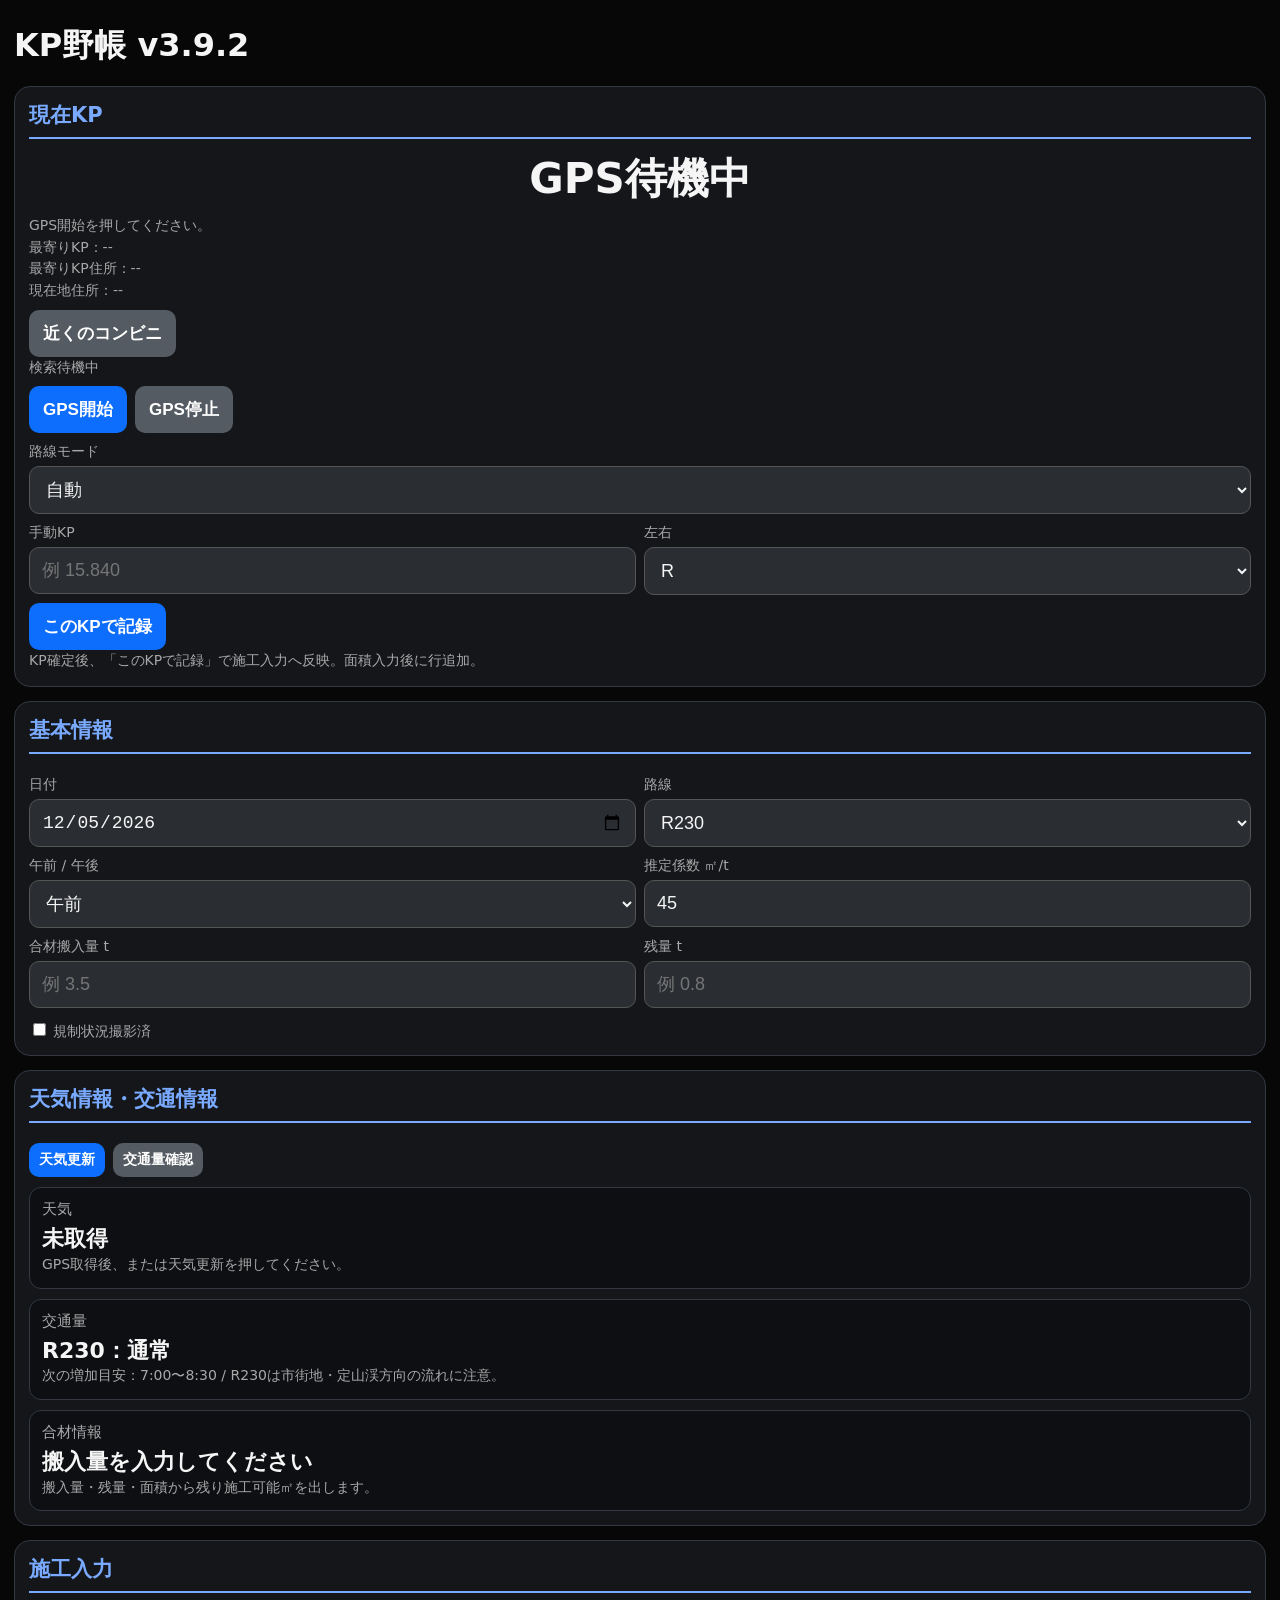
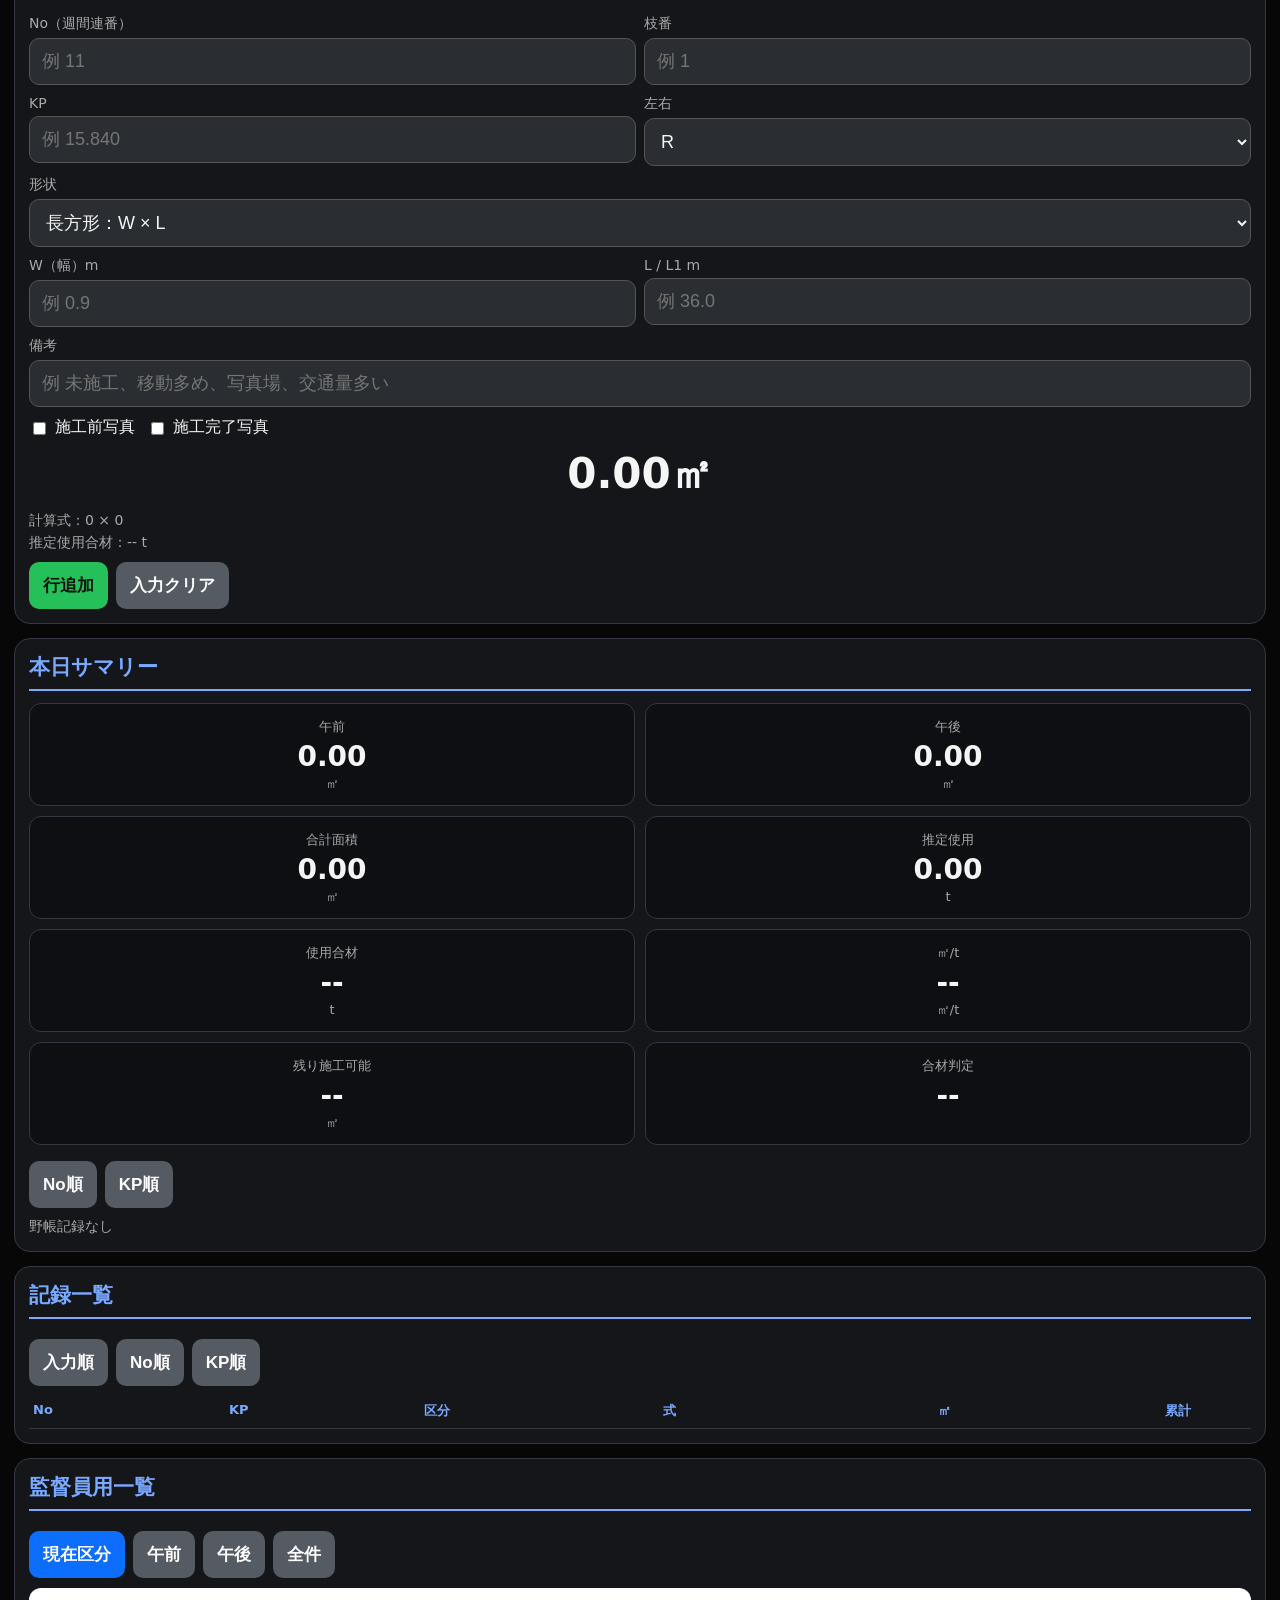
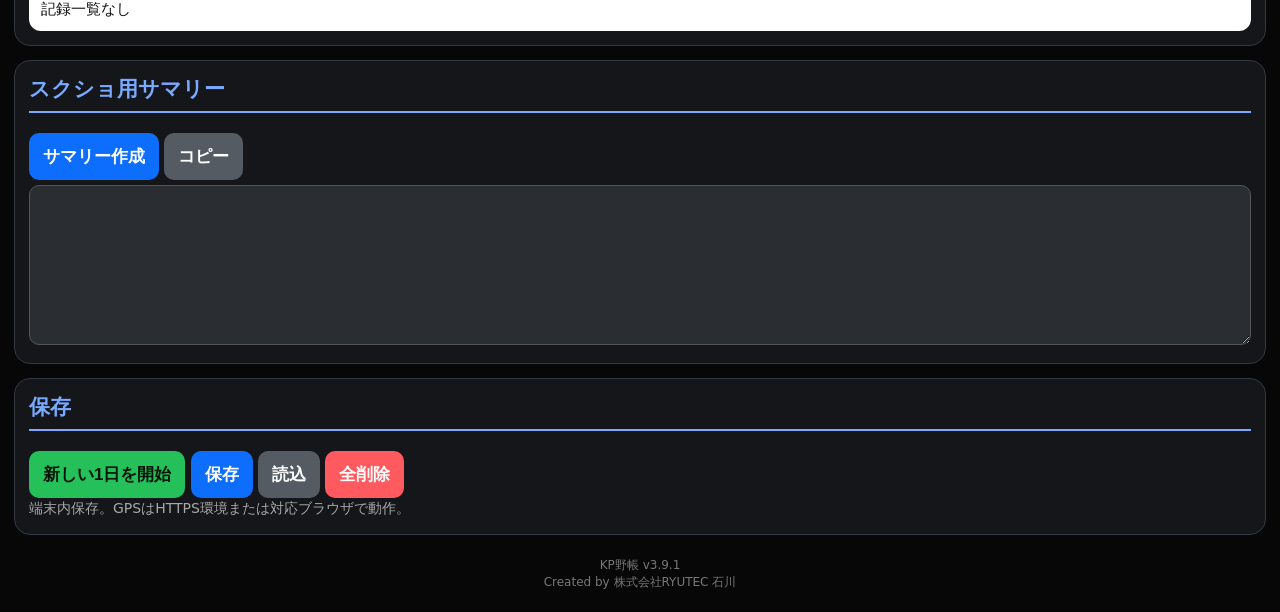
<file: index.html>
<!DOCTYPE html>
<html lang="ja">
<head>
<meta charset="UTF-8">
<meta name="viewport" content="width=device-width, initial-scale=1.0">
<title>KP野帳 v3.9.2</title>
<style>
:root{
  --bg:#070707; --card:#14161a; --text:#f5f5f5; --muted:#a8a8a8;
  --blue:#79aaff; --green:#25c05a; --red:#ff5a5f; --gray:#555b63; --line:#333842;
  --warn:#f6c343;
}
*{box-sizing:border-box}
body{margin:0;padding:14px;background:var(--bg);color:var(--text);font-family:system-ui,-apple-system,"Segoe UI",sans-serif}
h1{font-size:32px;margin:10px 0 18px}
h2{font-size:21px;color:var(--blue);border-bottom:2px solid var(--blue);padding-bottom:8px;margin:0 0 12px}
.card{background:var(--card);border:1px solid var(--line);border-radius:16px;padding:14px;margin-bottom:14px}
label{display:block;color:var(--muted);font-size:14px;margin-top:10px}
input,select,textarea{width:100%;padding:12px;margin-top:5px;border-radius:10px;border:1px solid #555;background:#2a2d32;color:var(--text);font-size:18px}
button{border:0;border-radius:10px;padding:12px 14px;font-size:17px;font-weight:700;color:#fff;background:#0d6efd;margin-top:8px}
.btn-green{background:var(--green);color:#031407}.btn-red{background:var(--red)}.btn-gray{background:var(--gray)}
.row{display:flex;gap:8px}.row>div{flex:1}
.big{font-size:42px;font-weight:900;text-align:center;margin:8px 0}
.sub{font-size:14px;color:var(--muted);line-height:1.55}
.warn{background:#3a3008;border:1px solid #7e6a12;color:#ffe28a;padding:10px;border-radius:10px;margin-top:8px}
.summary-grid{display:grid;grid-template-columns:1fr 1fr;gap:10px}
.box{background:#0d0f12;border:1px solid var(--line);border-radius:12px;padding:12px;text-align:center}
.box span{font-size:13px;color:var(--muted)}.box b{display:block;font-size:28px;margin-top:4px}
table{width:100%;border-collapse:collapse;font-size:13px;margin-top:8px}
th,td{border-bottom:1px solid var(--line);padding:8px 4px;text-align:left;vertical-align:top}
th{color:var(--blue)}.right{text-align:right}
.credit{text-align:center;color:#777;font-size:12px;margin:22px 0 6px}
textarea{min-height:160px;font-size:14px}

.sheet-toolbar{display:flex;gap:8px;flex-wrap:wrap;margin:8px 0}
.sheet-line{background:#0d0f12;border:1px solid var(--line);border-radius:10px;padding:8px 10px;margin:6px 0;font-size:16px;line-height:1.35}
.sheet-line b{font-size:18px;color:var(--blue)}
.sheet-meta{font-size:13px;color:var(--muted)}

.photo-checks{display:flex;gap:12px;flex-wrap:wrap;margin-top:10px}
.photo-checks label{display:flex;align-items:center;gap:6px;margin-top:0;font-size:16px;color:var(--text)}
.list-photo-checks{margin-top:6px;gap:10px}
.list-photo-checks label{font-size:13px;color:var(--text)}
.photo-badge{display:inline-block;border-radius:8px;padding:2px 6px;font-size:12px;margin-top:4px}
.photo-ok{background:#11391f;color:#8cffaa;border:1px solid #256d39}
.photo-warn{background:#3a3008;color:#ffe28a;border:1px solid #7e6a12}
.photo-ng{background:#3a1111;color:#ffb0b0;border:1px solid #7e2222}

.supervisor-sheet{background:#fff;color:#111;border-radius:12px;padding:12px;margin-top:10px;font-size:15px}
.supervisor-sheet table{color:#111;background:#fff;font-size:14px}
.supervisor-sheet th{color:#111;border-bottom:2px solid #333}
.supervisor-sheet td{border-bottom:1px solid #ddd;color:#111}
.supervisor-title{font-size:20px;font-weight:900;margin-bottom:8px}
.supervisor-total{font-size:22px;font-weight:900;text-align:right;margin-top:10px}
.status-started{background:#112b3a;color:#9ee7ff;border:1px solid #245b78}

.brain-panel{background:#0d0f12;border:1px solid var(--line);border-radius:12px;padding:12px;margin-top:10px}
.brain-title{font-size:15px;color:var(--muted);margin-bottom:5px}
.brain-main{font-size:22px;font-weight:800;line-height:1.35}
.brain-alert{background:#3a3008;border:1px solid #7e6a12;color:#ffe28a;border-radius:10px;padding:8px;margin-top:8px;font-size:15px}
.brain-ok{background:#11391f;border:1px solid #256d39;color:#8cffaa;border-radius:10px;padding:8px;margin-top:8px;font-size:15px}
.small-btn{font-size:14px;padding:8px 10px}
.edit-status{display:none;background:#08233a;border:1px solid #1f6aa5;color:#bfe4ff;padding:10px;border-radius:10px;margin:10px 0;font-weight:700;line-height:1.5}
.edit-status small{display:block;color:#e7f5ff;font-weight:500;margin-top:4px}
.edit-row{outline:2px solid var(--warn);background:#2a250f}
</style>
</head>
<body>

<h1>KP野帳 v3.9.2</h1>

<div class="card">
  <h2>現在KP</h2>
  <div class="big" id="currentKp">GPS待機中</div>
  <div class="sub" id="gpsInfo">GPS開始を押してください。</div>
  <div class="sub" id="nearestInfo">最寄りKP：--</div>
  <div class="sub" id="nearestAddr">最寄りKP住所：--</div>
  <div class="sub" id="currentAddr">現在地住所：--</div>
  <button class="btn-gray" onclick="findConvenienceStores()">近くのコンビニ</button><div class="sub" id="convResults">検索待機中</div>
  <div id="gpsWarn" class="warn" style="display:none"></div>
  <div class="row">
    <button onclick="startGps()">GPS開始</button>
    <button class="btn-gray" onclick="stopGps()">GPS停止</button>
  </div>
  <label>路線モード</label>
  <select id="routeMode" onchange="saveData(false)">
    <option value="auto">自動</option>
    <option value="R230">R230固定</option>
    <option value="R453">R453固定</option>
  </select>
  <div class="row">
    <div><label>手動KP</label><input id="currentKpInput" type="number" step="0.001" placeholder="例 15.840"></div>
    <div><label>左右</label><select id="currentSide"><option>R</option><option>L</option><option>中央</option><option>-</option></select></div>
  </div>
  <button onclick="useCurrentKp()">このKPで記録</button>
  <div class="sub">KP確定後、「このKPで記録」で施工入力へ反映。面積入力後に行追加。</div>
</div>

<div class="card">
  <h2>基本情報</h2>
  <div class="row">
    <div><label>日付</label><input id="date" type="date"></div>
    <div><label>路線</label><select id="route" onchange="updateTrafficBrain();saveData(false)"><option>R230</option><option>R453</option><option>その他</option></select></div>
  </div>
  <div class="row">
    <div><label>午前 / 午後</label><select id="session"><option>午前</option><option>午後</option></select></div>
    <div><label>推定係数 ㎡/t</label><input id="rate" type="number" step="0.1" value="45" oninput="calcArea();render();"></div>
  </div>
  <div class="row">
    <div><label>合材搬入量 t</label><input id="inTon" type="number" step="0.01" placeholder="例 3.5" oninput="render()"></div>
    <div><label>残量 t</label><input id="leftTon" type="number" step="0.01" placeholder="例 0.8" oninput="render()"></div>
  </div>
  <label><input id="regPhoto" type="checkbox" style="width:auto"> 規制状況撮影済</label>
</div>

<div class="card">
  <h2>天気情報・交通情報</h2>
  <div class="row">
    <button class="small-btn" onclick="updateWeather()">天気更新</button>
    <button class="btn-gray small-btn" onclick="updateTrafficBrain()">交通量確認</button>
  </div>
  <div class="brain-panel">
    <div class="brain-title">天気</div>
    <div class="brain-main" id="weatherNow">未取得</div>
    <div class="sub" id="weatherHourly">GPS取得後、または天気更新を押してください。</div>
    <div id="weatherAdvice"></div>
  </div>
  <div class="brain-panel">
    <div class="brain-title">交通量</div>
    <div class="brain-main" id="trafficNow">未確認</div>
    <div class="sub" id="trafficAdvice">R230/R453の時間帯目安を表示します。</div>
  </div>
  <div class="brain-panel">
    <div class="brain-title">合材情報</div>
    <div class="brain-main" id="materialBrain">搬入量を入力してください</div>
    <div class="sub" id="materialAdvice">推定使用・搬入量・残量から現状を確認します。</div>
  </div>
</div>

<div class="card">
  <h2>施工入力</h2>
  <div id="editStatus" class="edit-status"></div>
  <div class="row">
    <div><label>No（週間連番）</label><input id="no" type="number" placeholder="例 11"></div>
    <div><label>枝番</label><input id="branch" type="number" placeholder="例 1"></div>
  </div>
  <div class="row">
    <div><label>KP</label><input id="kp" type="number" step="0.001" placeholder="例 15.840"></div>
    <div><label>左右</label><select id="side"><option>R</option><option>L</option><option>中央</option><option>-</option></select></div>
  </div>
  <label>形状</label>
  <select id="shape" onchange="shapeChanged();calcArea();">
    <option value="rect">長方形：W × L</option>
    <option value="trap">台形：W × (L1 + L2) ÷ 2</option>
    <option value="tri">三角形：W × L ÷ 2</option>
    <option value="manual">直接入力</option>
  </select>

  <div id="dimWrap">
    <div class="row">
      <div><label>W（幅）m</label><input id="w" type="number" step="0.01" placeholder="例 0.9" oninput="calcArea()"></div>
      <div><label>L / L1 m</label><input id="l1" type="number" step="0.01" placeholder="例 36.0" oninput="calcArea()"></div>
    </div>
    <div id="l2Wrap"><label>L2 m（台形用）</label><input id="l2" type="number" step="0.01" placeholder="例 2.7" oninput="calcArea()"></div>
  </div>

  <div id="manualWrap" style="display:none">
    <label>面積 ㎡</label><input id="manualArea" type="number" step="0.01" placeholder="例 12.34" oninput="calcArea()">
  </div>

  <label>備考</label><input id="memo" placeholder="例 未施工、移動多め、写真場、交通量多い">
  <div class="photo-checks">
    <label><input id="photoBefore" type="checkbox" style="width:auto"> 施工前写真</label>
    <label><input id="photoAfter" type="checkbox" style="width:auto"> 施工完了写真</label>
  </div>

  <div class="big" id="areaView">0.00㎡</div>
  <div class="sub" id="formulaView">計算式：--</div>
  <div class="sub" id="estView">推定使用合材：-- t</div>

  <div class="row">
    <button class="btn-green" id="addBtn" onclick="addItem()">行追加</button>
    <button class="btn-gray" id="cancelEditBtn" onclick="cancelEdit()" style="display:none">編集取消</button>
    <button class="btn-gray" onclick="clearEntry()">入力クリア</button>
  </div>
</div>

<div class="card">
  <h2>本日サマリー</h2>
  <div class="summary-grid">
    <div class="box"><span>午前</span><b id="amArea">0.00</b><span>㎡</span></div>
    <div class="box"><span>午後</span><b id="pmArea">0.00</b><span>㎡</span></div>
    <div class="box"><span>合計面積</span><b id="totalArea">0.00</b><span>㎡</span></div>
    <div class="box"><span>推定使用</span><b id="estTon">0.00</b><span>t</span></div>
    <div class="box"><span>使用合材</span><b id="usedTon">--</b><span>t</span></div>
    <div class="box"><span>㎡/t</span><b id="m2perTon">--</b><span>㎡/t</span></div>
    <div class="box"><span>残り施工可能</span><b id="remainArea">--</b><span>㎡</span></div>
    <div class="box"><span>合材判定</span><b id="materialJudge">--</b><span></span></div>
  </div>
  <div class="sheet-toolbar">
    <button class="btn-gray" onclick="sortItems('no');makeBigSheet()">No順</button>
    <button class="btn-gray" onclick="sortItems('kp');makeBigSheet()">KP順</button>
  </div>
  <div id="bigSheet" class="sub">野帳記録なし</div>
</div>

<div class="card">
  <h2>記録一覧</h2>
  <div class="row">
    <button class="btn-gray" onclick="sortItems('input')">入力順</button>
    <button class="btn-gray" onclick="sortItems('no')">No順</button>
    <button class="btn-gray" onclick="sortItems('kp')">KP順</button>
  </div>
  <table>
    <thead><tr><th>No</th><th>KP</th><th>区分</th><th>式</th><th class="right">㎡</th><th class="right">累計</th><th></th></tr></thead>
    <tbody id="tbody"></tbody>
  </table>
</div>



<div class="card">
  <h2>監督員用一覧</h2>
  <div class="sheet-toolbar">
    <button onclick="makeSupervisorSheet('current')">現在区分</button>
    <button class="btn-gray" onclick="makeSupervisorSheet('am')">午前</button>
    <button class="btn-gray" onclick="makeSupervisorSheet('pm')">午後</button>
    <button class="btn-gray" onclick="makeSupervisorSheet('all')">全件</button>
  </div>
  <div id="supervisorSheet" class="supervisor-sheet">記録一覧なし</div>
</div>

<div class="card">
  <h2>スクショ用サマリー</h2>
  <button onclick="makeSummary()">サマリー作成</button>
  <button class="btn-gray" onclick="copySummary()">コピー</button>
  <textarea id="summaryText"></textarea>
</div>

<div class="card">
  <h2>保存</h2>
  <button class="btn-green" onclick="startNewDay()">新しい1日を開始</button>
  <button onclick="saveData()">保存</button>
  <button class="btn-gray" onclick="loadData()">読込</button>
  <button class="btn-red" onclick="resetData()">全削除</button>
  <div class="sub">端末内保存。GPSはHTTPS環境または対応ブラウザで動作。</div>
</div>

<div class="credit">
  KP野帳 v3.9.1<br>
  Created by 株式会社RYUTEC 石川
</div>

<script>
// =========================
// KP座標データ
// ここに前に動いたKPアプリの byRoute データを貼る
// 形式例：{kp: 10.78, lat: 43.000000, lon: 141.000000}
// =========================
const byRoute = {"国道230号":[{"kp":0.0,"lat":43.06191110999998,"lon":141.3509421,"addr":"札幌市中央区北一条西"},{"kp":0.1,"lat":43.06175111,"lon":141.3497342,"addr":"札幌市中央区北一条西"},{"kp":0.2,"lat":43.0615781,"lon":141.3485293,"addr":"札幌市中央区北一条西"},{"kp":0.3,"lat":43.06142009999999,"lon":141.3473204,"addr":"札幌市中央区北一条西"},{"kp":0.4,"lat":43.06126008999998,"lon":141.3461125,"addr":"札幌市中央区北一条西"},{"kp":0.5,"lat":43.06116307999999,"lon":141.3449117,"addr":"札幌市中央区北一条西"},{"kp":0.6,"lat":43.06100007999997,"lon":141.3437038,"addr":"札幌市中央区北一条西"},{"kp":0.7,"lat":43.06084307999997,"lon":141.3424949,"addr":"札幌市中央区北一条西"},{"kp":0.8,"lat":43.06065707000001,"lon":141.341294,"addr":"札幌市中央区北一条西"},{"kp":0.9,"lat":43.06010513000003,"lon":141.341035,"addr":"札幌市中央区北一条西"},{"kp":1.0,"lat":43.05933321999999,"lon":141.341234,"addr":"札幌市中央区大通西"},{"kp":1.1,"lat":43.05843631,"lon":141.3412981,"addr":"札幌市中央区大通西"},{"kp":1.2,"lat":43.05754740999999,"lon":141.3414881,"addr":"札幌市中央区南一条西"},{"kp":1.3,"lat":43.05666050999999,"lon":141.3416991,"addr":"札幌市中央区南一条西"},{"kp":1.4,"lat":43.05577461000003,"lon":141.3419141,"addr":"札幌市中央区南二条西"},{"kp":1.5,"lat":43.05488670999998,"lon":141.3421192,"addr":"札幌市中央区南三条西"},{"kp":1.6,"lat":43.0539928,"lon":141.3422632,"addr":"札幌市中央区南四条西"},{"kp":1.7,"lat":43.05309790000002,"lon":141.3423902,"addr":"札幌市中央区南五条西"},{"kp":1.8,"lat":43.05219999999999,"lon":141.3424703,"addr":"札幌市中央区南六条西"},{"kp":1.9,"lat":43.05134709,"lon":141.3423623,"addr":"札幌市中央区南六条西"},{"kp":2.0,"lat":43.05087414,"lon":141.3424043,"addr":"札幌市中央区南七条西"},{"kp":2.1,"lat":43.04952829,"lon":141.3425504,"addr":"札幌市中央区南八条西"},{"kp":2.2,"lat":43.04863238000001,"lon":141.3426534,"addr":"札幌市中央区南八条西"},{"kp":2.3,"lat":43.04773448000002,"lon":141.3427425,"addr":"札幌市中央区南九条西"},{"kp":2.4,"lat":43.04683757999999,"lon":141.3428424999999,"addr":"札幌市中央区南九条西"},{"kp":2.5,"lat":43.04593968,"lon":141.3429435,"addr":"札幌市中央区南十条西"},{"kp":2.6,"lat":43.04504378000001,"lon":141.3430605,"addr":"札幌市中央区南十一条西"},{"kp":2.7,"lat":43.04414987000003,"lon":141.3431976,"addr":"札幌市中央区南十一条西"},{"kp":2.8,"lat":43.04325397,"lon":141.3433106,"addr":"札幌市中央区南十二条西"},{"kp":2.9,"lat":43.04235707000001,"lon":141.3434266,"addr":"札幌市中央区南十三条西"},{"kp":3.0,"lat":43.04189111999999,"lon":141.3434867,"addr":"札幌市中央区南十三条西"},{"kp":3.1,"lat":43.04054526999998,"lon":141.3436427000001,"addr":"札幌市中央区南十四条西"},{"kp":3.2,"lat":43.03964835999999,"lon":141.3437487,"addr":"札幌市中央区南十五条西"},{"kp":3.3,"lat":43.03875246000001,"lon":141.3438678,"addr":"札幌市中央区南十五条西"},{"kp":3.4,"lat":43.03785755999998,"lon":141.3439948,"addr":"札幌市中央区南十六条西"},{"kp":3.5,"lat":43.03696065999999,"lon":141.3441047999999,"addr":"札幌市中央区南十七条西"},{"kp":3.6,"lat":43.03606376000001,"lon":141.3442079,"addr":"札幌市中央区南十七条西"},{"kp":3.7,"lat":43.03516784999998,"lon":141.3443239,"addr":"札幌市中央区南十八条西"},{"kp":3.8,"lat":43.03427295,"lon":141.3444429,"addr":"札幌市中央区南十九条西"},{"kp":3.9,"lat":43.03337605,"lon":141.344549,"addr":"札幌市中央区南十九条西"},{"kp":4.0,"lat":43.03248314999998,"lon":141.344665,"addr":"札幌市中央区南二十条西"},{"kp":4.1,"lat":43.03158725,"lon":141.344772,"addr":"札幌市中央区南二十一条西"},{"kp":4.2,"lat":43.03069134000001,"lon":141.3448981000001,"addr":"札幌市中央区南二十一条西"},{"kp":4.3,"lat":43.02979543999999,"lon":141.3450061,"addr":"札幌市中央区南二十二条西"},{"kp":4.4,"lat":43.02889954,"lon":141.3451281,"addr":"札幌市中央区南二十三条西"},{"kp":4.5,"lat":43.02800364000001,"lon":141.3452472,"addr":"札幌市中央区南二十三条西"},{"kp":4.6,"lat":43.02710673000002,"lon":141.3453482,"addr":"札幌市中央区南二十四条西"},{"kp":4.7,"lat":43.02620982999999,"lon":141.3454542,"addr":"札幌市中央区南二十五条西"},{"kp":4.8,"lat":43.02531293000001,"lon":141.3455662,"addr":"札幌市中央区南二十五条西"},{"kp":4.9,"lat":43.02441702999998,"lon":141.3456773,"addr":"札幌市中央区南二十六条西"},{"kp":5.0,"lat":43.02353311999998,"lon":141.3457843,"addr":"札幌市中央区南二十七条西"},{"kp":5.1,"lat":43.02263622,"lon":141.3458963,"addr":"札幌市中央区南二十七条西"},{"kp":5.2,"lat":43.02174032000001,"lon":141.3460083999999,"addr":"札幌市中央区南二十八条西"},{"kp":5.3,"lat":43.02084342000002,"lon":141.3461094,"addr":"札幌市中央区南二十九条西"},{"kp":5.4,"lat":43.01994651999999,"lon":141.3462154,"addr":"札幌市中央区南二十九条西"},{"kp":5.5,"lat":43.01905061,"lon":141.3463345,"addr":"札幌市中央区南三十条西"},{"kp":5.6,"lat":43.01815371000001,"lon":141.3464395,"addr":"札幌市中央区南三十条西"},{"kp":5.7,"lat":43.01725780999999,"lon":141.3465585,"addr":"札幌市中央区南三十条西"},{"kp":5.8,"lat":43.01636191,"lon":141.3466746,"addr":"札幌市南区南三十一条西"},{"kp":5.9,"lat":43.01546700000002,"lon":141.3467986,"addr":"札幌市南区南三十二条西"},{"kp":6.0,"lat":43.01500004999999,"lon":141.3467936,"addr":"札幌市南区南三十三条西"},{"kp":6.1,"lat":43.01369819000003,"lon":141.3463177,"addr":"札幌市南区南三十三条西"},{"kp":6.2,"lat":43.01282127000001,"lon":141.3460378,"addr":"札幌市南区南三十四条西"},{"kp":6.3,"lat":43.01194636,"lon":141.3457498,"addr":"札幌市南区南三十四条西"},{"kp":6.4,"lat":43.01107145,"lon":141.3454619000001,"addr":"札幌市南区南三十五条西"},{"kp":6.5,"lat":43.01019853999999,"lon":141.345164,"addr":"札幌市南区南三十五条西"},{"kp":6.6,"lat":43.00932562999999,"lon":141.344867,"addr":"札幌市南区南三十六条西"},{"kp":6.7,"lat":43.00844971999998,"lon":141.3445811,"addr":"札幌市南区南三十七条西"},{"kp":6.8,"lat":43.00757680000002,"lon":141.3442822,"addr":"札幌市南区南三十七条西"},{"kp":6.9,"lat":43.00670189000001,"lon":141.3439932,"addr":"札幌市南区南三十七条西"},{"kp":7.0,"lat":43.00583398000002,"lon":141.3437143,"addr":"札幌市南区南三十八条西"},{"kp":7.1,"lat":43.00495906999997,"lon":141.3434244,"addr":"札幌市南区南三十九条西"},{"kp":7.2,"lat":43.00408816000002,"lon":141.3431204,"addr":"札幌市南区南三十九条西"},{"kp":7.3,"lat":43.00330023000001,"lon":141.3425495,"addr":"札幌市南区川沿一条"},{"kp":7.4,"lat":43.00268828000002,"lon":141.3416556,"addr":"札幌市南区川沿一条"},{"kp":7.5,"lat":43.00204534000002,"lon":141.3408317,"addr":"札幌市南区川沿一条"},{"kp":7.6,"lat":43.00142339000004,"lon":141.3399458,"addr":"札幌市南区川沿一条"},{"kp":7.7,"lat":43.00078644000001,"lon":141.3390799,"addr":"札幌市南区川沿一条"},{"kp":7.8,"lat":43.0000675,"lon":141.338344,"addr":"札幌市南区川沿一条"},{"kp":7.9,"lat":42.99929858,"lon":141.3377061,"addr":"札幌市南区川沿一条"},{"kp":8.0,"lat":42.99849964999997,"lon":141.3371882,"addr":"札幌市南区川沿二条"},{"kp":8.1,"lat":42.99765773000001,"lon":141.3367533,"addr":"札幌市南区川沿二条"},{"kp":8.2,"lat":42.99679682,"lon":141.3363953,"addr":"札幌市南区川沿三条"},{"kp":8.3,"lat":42.99593390999999,"lon":141.3360464,"addr":"札幌市南区川沿三条"},{"kp":8.4,"lat":42.99505999000002,"lon":141.3357525,"addr":"札幌市南区川沿四条"},{"kp":8.5,"lat":42.99418607999998,"lon":141.3354584999999,"addr":"札幌市南区川沿四条"},{"kp":8.6,"lat":42.99333216999999,"lon":141.3351066,"addr":"札幌市南区川沿五条"},{"kp":8.7,"lat":42.99245726000002,"lon":141.3348157,"addr":"札幌市南区川沿五条"},{"kp":8.8,"lat":42.99158135,"lon":141.3345347,"addr":"札幌市南区川沿五条"},{"kp":8.9,"lat":42.99069444000001,"lon":141.3343258,"addr":"札幌市南区川沿六条"},{"kp":9.0,"lat":42.99021648999999,"lon":141.3342648,"addr":"札幌市南区川沿六条"},{"kp":9.1,"lat":42.98886763000002,"lon":141.3343119,"addr":"札幌市南区川沿六条"},{"kp":9.2,"lat":42.98797473,"lon":141.3344609,"addr":"札幌市南区川沿六条"},{"kp":9.3,"lat":42.98708883,"lon":141.3346829,"addr":"札幌市南区川沿八条"},{"kp":9.4,"lat":42.98620493000001,"lon":141.3349139,"addr":"札幌市南区川沿八条"},{"kp":9.5,"lat":42.98532003000001,"lon":141.335136,"addr":"札幌市南区川沿九条"},{"kp":9.6,"lat":42.98443212000001,"lon":141.335338,"addr":"札幌市南区川沿十条"},{"kp":9.7,"lat":42.98354622000001,"lon":141.335551,"addr":"札幌市南区川沿十条"},{"kp":9.8,"lat":42.98265832,"lon":141.335754,"addr":"札幌市南区川沿十一条"},{"kp":9.9,"lat":42.98177342000001,"lon":141.33598,"addr":"札幌市南区川沿十一条"},{"kp":10.0,"lat":42.98130147000001,"lon":141.3360941,"addr":"札幌市南区川沿十二条"},{"kp":10.1,"lat":42.97997362000001,"lon":141.3364291,"addr":"札幌市南区川沿十二条"},{"kp":10.2,"lat":42.97908772000001,"lon":141.3366491,"addr":"札幌市南区川沿十三条"},{"kp":10.3,"lat":42.97818982000002,"lon":141.3367032,"addr":"札幌市南区川沿十四条"},{"kp":10.4,"lat":42.97729991000001,"lon":141.3365462,"addr":"札幌市南区川沿十四条"},{"kp":10.5,"lat":42.97645699000001,"lon":141.3361203,"addr":"札幌市南区川沿十五条"},{"kp":10.6,"lat":42.97562006999999,"lon":141.3356684,"addr":"札幌市南区川沿十五条"},{"kp":10.7,"lat":42.97477915000003,"lon":141.3352324,"addr":"札幌市南区川沿十六条"},{"kp":10.8,"lat":42.97393924000001,"lon":141.3347915,"addr":"札幌市南区川沿十六条"},{"kp":10.9,"lat":42.97309432,"lon":141.3343716,"addr":"札幌市南区川沿十七条"},{"kp":11.0,"lat":42.9722664,"lon":141.3339387,"addr":"札幌市南区川沿十八条"},{"kp":11.1,"lat":42.97142647999997,"lon":141.3334997,"addr":"札幌市南区川沿十八条"},{"kp":11.2,"lat":42.97058556999998,"lon":141.3330608,"addr":"札幌市南区川沿十八条"},{"kp":11.3,"lat":42.96973865000001,"lon":141.3326459,"addr":"札幌市石山大橋"},{"kp":11.4,"lat":42.96889572999997,"lon":141.332217,"addr":"札幌市石山大橋"},{"kp":11.5,"lat":42.96807080999998,"lon":141.331737,"addr":"札幌市南区石山一条"},{"kp":11.6,"lat":42.96739787000001,"lon":141.3309331,"addr":"札幌市南区石山一条"},{"kp":11.7,"lat":42.96692289999997,"lon":141.3299022,"addr":"札幌市南区石山一条"},{"kp":11.8,"lat":42.96662091,"lon":141.3287473000001,"addr":"札幌市南区石山一条"},{"kp":11.9,"lat":42.96631892999999,"lon":141.3275925,"addr":"札幌市南区石山一条"},{"kp":12.0,"lat":42.96587595999999,"lon":141.3265766,"addr":"札幌市南区石山一条"},{"kp":12.1,"lat":42.96521001000001,"lon":141.3257557,"addr":"札幌市南区石山一条"},{"kp":12.2,"lat":42.96449508000001,"lon":141.3250108,"addr":"札幌市南区石山一条"},{"kp":12.3,"lat":42.96378414000002,"lon":141.3242599,"addr":"札幌市南区石山一条"},{"kp":12.4,"lat":42.96322418000001,"lon":141.323309,"addr":"札幌市南区石山一条"},{"kp":12.5,"lat":42.9628622,"lon":141.3221891,"addr":"札幌市南区石山一条"},{"kp":12.6,"lat":42.96258520999998,"lon":141.3210322,"addr":"札幌市南区石山一条"},{"kp":12.7,"lat":42.96225023,"lon":141.3198953,"addr":"札幌市南区石山一条"},{"kp":12.8,"lat":42.96191424000001,"lon":141.3187574,"addr":"札幌市南区石山一条"},{"kp":12.9,"lat":42.96161425000002,"lon":141.3176025,"addr":"札幌市南区石山一条"},{"kp":13.0,"lat":42.96152925000002,"lon":141.3169736,"addr":"札幌市南区石山一条"},{"kp":13.1,"lat":42.96131723999998,"lon":141.3151577,"addr":"札幌市南区石山一条"},{"kp":13.2,"lat":42.96116123999998,"lon":141.3139508,"addr":"札幌市南区石山一条"},{"kp":13.3,"lat":42.96102122999999,"lon":141.3127399,"addr":"札幌市南区石山一条"},{"kp":13.4,"lat":42.96101121,"lon":141.311516,"addr":"札幌市南区藤野二条"},{"kp":13.5,"lat":42.96103619000003,"lon":141.3102901,"addr":"札幌市南区藤野二条"},{"kp":13.6,"lat":42.96110515999998,"lon":141.3090682,"addr":"札幌市南区藤野二条"},{"kp":13.7,"lat":42.96116212999998,"lon":141.3078453,"addr":"札幌市南区藤野二条"},{"kp":13.8,"lat":42.96121411,"lon":141.3066214,"addr":"札幌市南区藤野二条"},{"kp":13.9,"lat":42.96128408,"lon":141.3053995,"addr":"札幌市南区藤野二条"},{"kp":14.0,"lat":42.96131806000001,"lon":141.3047736,"addr":"札幌市南区藤野二条"},{"kp":14.1,"lat":42.96139701999999,"lon":141.3029387,"addr":"札幌市南区藤野二条"},{"kp":14.2,"lat":42.96144199999999,"lon":141.3017138,"addr":"札幌市南区藤野二条"},{"kp":14.3,"lat":42.96150097,"lon":141.3004909,"addr":"札幌市南区藤野二条"},{"kp":14.4,"lat":42.96156894000002,"lon":141.299269,"addr":"札幌市南区藤野二条"},{"kp":14.5,"lat":42.96161190999998,"lon":141.2980451,"addr":"札幌市南区藤野二条"},{"kp":14.6,"lat":42.96167288999999,"lon":141.2968222,"addr":"札幌市南区藤野二条"},{"kp":14.7,"lat":42.96173686000001,"lon":141.2956003,"addr":"札幌市南区藤野二条"},{"kp":14.8,"lat":42.96179583000001,"lon":141.2943774,"addr":"札幌市南区藤野二条"},{"kp":14.9,"lat":42.96183780000001,"lon":141.2931525,"addr":"札幌市南区藤野二条"},{"kp":15.0,"lat":42.96189178,"lon":141.2919346,"addr":"札幌市南区藤野二条"},{"kp":15.1,"lat":42.96196274999999,"lon":141.2907127,"addr":"札幌市南区藤野二条"},{"kp":15.2,"lat":42.96202071999999,"lon":141.2894908,"addr":"札幌市南区藤野二条"},{"kp":15.3,"lat":42.96207569000003,"lon":141.2882679,"addr":"札幌市南区藤野二条"},{"kp":15.4,"lat":42.96205367,"lon":141.287043,"addr":"札幌市南区藤野二条"},{"kp":15.5,"lat":42.96188567000001,"lon":141.2858481,"addr":"札幌市南区藤野二条"},{"kp":15.6,"lat":42.96163368000003,"lon":141.2846722,"addr":"札幌市南区藤野二条"},{"kp":15.7,"lat":42.96132168999999,"lon":141.2835223,"addr":"札幌市南区藤野二条"},{"kp":15.8,"lat":42.96105969999998,"lon":141.2823505,"addr":"札幌市南区藤野二条"},{"kp":15.9,"lat":42.96091269,"lon":141.2811476,"addr":"札幌市南区藤野二条"},{"kp":16.0,"lat":42.96090167000001,"lon":141.2799847,"addr":"札幌市南区藤野二条"},{"kp":16.1,"lat":42.96099964,"lon":141.2787668,"addr":"札幌市南区藤野二条"},{"kp":16.2,"lat":42.96109961,"lon":141.2775479,"addr":"札幌市南区藤野二条"},{"kp":16.3,"lat":42.96120158,"lon":141.276331,"addr":"札幌市南区藤野二条"},{"kp":16.4,"lat":42.96130755000002,"lon":141.275113,"addr":"札幌市南区藤野二条"},{"kp":16.5,"lat":42.96139650999999,"lon":141.2738941,"addr":"札幌市南区藤野二条"},{"kp":16.6,"lat":42.96150148,"lon":141.2726772,"addr":"札幌市南区藤野二条"},{"kp":16.7,"lat":42.96159445000001,"lon":141.2714583,"addr":"札幌市南区簾舞二条"},{"kp":16.8,"lat":42.96170542,"lon":141.2702414,"addr":"札幌市南区簾舞二条"},{"kp":16.9,"lat":42.96181139000002,"lon":141.2690245,"addr":"札幌市南区簾舞二条"},{"kp":17.0,"lat":42.96186637000001,"lon":141.2682806,"addr":"札幌市南区簾舞二条"},{"kp":17.1,"lat":42.96200732000001,"lon":141.2664527,"addr":"札幌市南区簾舞二条"},{"kp":17.2,"lat":42.96202629999998,"lon":141.2652308,"addr":"札幌市南区簾舞二条"},{"kp":17.3,"lat":42.96188528999998,"lon":141.2640199,"addr":"札幌市南区簾舞二条"},{"kp":17.4,"lat":42.96170629,"lon":141.262819,"addr":"札幌市南区簾舞二条"},{"kp":17.5,"lat":42.96152529000001,"lon":141.2616182,"addr":"札幌市南区簾舞二条"},{"kp":17.6,"lat":42.96135928000003,"lon":141.2604143,"addr":"札幌市南区簾舞二条"},{"kp":17.7,"lat":42.96117928,"lon":141.2592134,"addr":"札幌市南区簾舞二条"},{"kp":17.8,"lat":42.96098627999997,"lon":141.2580155,"addr":"札幌市南区簾舞二条"},{"kp":17.9,"lat":42.96068329000001,"lon":141.2568646,"addr":"札幌市南区簾舞"},{"kp":18.0,"lat":42.96024632000002,"lon":141.2559177,"addr":"札幌市南区簾舞"},{"kp":18.1,"lat":42.95970037000001,"lon":141.2549448,"addr":"札幌市南区簾舞"},{"kp":18.2,"lat":42.95911241,"lon":141.2540169,"addr":"札幌市南区簾舞"},{"kp":18.3,"lat":42.95852945999997,"lon":141.253083,"addr":"札幌市南区簾舞"},{"kp":18.4,"lat":42.95794649999998,"lon":141.2521491,"addr":"札幌市南区簾舞"},{"kp":18.5,"lat":42.95735855000002,"lon":141.2512212,"addr":"札幌市南区簾舞"},{"kp":18.6,"lat":42.95677359999998,"lon":141.2502883,"addr":"札幌市南区簾舞"},{"kp":18.7,"lat":42.95624064,"lon":141.2493014,"addr":"札幌市南区簾舞"},{"kp":18.8,"lat":42.95584966000003,"lon":141.2482025,"addr":"札幌市南区簾舞"},{"kp":18.9,"lat":42.95562766000001,"lon":141.2470166,"addr":"札幌市板割沢橋"},{"kp":19.0,"lat":42.95557766000002,"lon":141.2463887,"addr":"札幌市南区簾舞"},{"kp":19.1,"lat":42.95564362000001,"lon":141.2445568,"addr":"札幌市南区簾舞"},{"kp":19.2,"lat":42.95578358,"lon":141.2433459,"addr":"札幌市南区豊滝"},{"kp":19.3,"lat":42.95593453999998,"lon":141.242138,"addr":"札幌市中の沢橋"},{"kp":19.4,"lat":42.95607950999998,"lon":141.2409281,"addr":"札幌市中の沢橋"},{"kp":19.5,"lat":42.95622446999999,"lon":141.2397192,"addr":"札幌市南区豊滝"},{"kp":19.6,"lat":42.95637243,"lon":141.2385103,"addr":"札幌市南区豊滝"},{"kp":19.7,"lat":42.95652039999997,"lon":141.2373014,"addr":"札幌市南区豊滝"},{"kp":19.8,"lat":42.95666435999997,"lon":141.2360915,"addr":"札幌市南区豊滝"},{"kp":19.9,"lat":42.95680732000001,"lon":141.2348806,"addr":"札幌市新盤の沢橋"},{"kp":20.0,"lat":42.95689429999997,"lon":141.2341926,"addr":"札幌市南区豊滝"},{"kp":20.1,"lat":42.95731123000002,"lon":141.2324468,"addr":"札幌市南区豊滝"},{"kp":20.2,"lat":42.95761418000002,"lon":141.2312929,"addr":"札幌市南区豊滝"},{"kp":20.3,"lat":42.95792612000001,"lon":141.2301429,"addr":"札幌市南区豊滝"},{"kp":20.4,"lat":42.95831706000003,"lon":141.22904,"addr":"札幌市南区豊滝"},{"kp":20.5,"lat":42.95883198999999,"lon":141.2280361,"addr":"札幌市南区小金湯"},{"kp":20.6,"lat":42.95936090999999,"lon":141.2270441,"addr":"札幌市南区小金湯"},{"kp":20.7,"lat":42.95989784,"lon":141.2260602,"addr":"札幌市南区小金湯"},{"kp":20.8,"lat":42.96043475999998,"lon":141.2250762,"addr":"札幌市南区小金湯"},{"kp":20.9,"lat":42.96097069,"lon":141.2240923,"addr":"札幌市南区小金湯"},{"kp":21.0,"lat":42.96153761999999,"lon":141.2232793,"addr":"札幌市南区小金湯"},{"kp":21.1,"lat":42.96226552999998,"lon":141.2225994,"addr":"札幌市南区小金湯"},{"kp":21.2,"lat":42.96305543,"lon":141.2220144,"addr":"札幌市南区小金湯"},{"kp":21.3,"lat":42.96386632999998,"lon":141.2214804,"addr":"札幌市南区小金湯"},{"kp":21.4,"lat":42.96467324,"lon":141.2209374000001,"addr":"札幌市南区小金湯"},{"kp":21.5,"lat":42.96538315000002,"lon":141.2201924,"addr":"札幌市南区小金湯"},{"kp":21.6,"lat":42.96594406999999,"lon":141.2192425,"addr":"札幌市南区小金湯"},{"kp":21.7,"lat":42.96639701000002,"lon":141.2181835,"addr":"札幌市南区小金湯"},{"kp":21.8,"lat":42.96684794,"lon":141.2171216,"addr":"札幌市南区小金湯"},{"kp":21.9,"lat":42.96727588,"lon":141.2160487,"addr":"札幌市南区小金湯"},{"kp":22.0,"lat":42.96757382999999,"lon":141.2153607,"addr":"札幌市南区小金湯"},{"kp":22.1,"lat":42.96826673,"lon":141.2137818,"addr":"札幌市南区小金湯"},{"kp":22.2,"lat":42.96872165999999,"lon":141.2127249,"addr":"札幌市南区小金湯"},{"kp":22.3,"lat":42.96916160000003,"lon":141.211655,"addr":"札幌市南区小金湯"},{"kp":22.4,"lat":42.96954254000001,"lon":141.210547,"addr":"札幌市南区小金湯"},{"kp":22.5,"lat":42.9697255,"lon":141.2093501,"addr":"札幌市南区小金湯"},{"kp":22.6,"lat":42.96972347999999,"lon":141.2084762,"addr":"札幌市南区小金湯"},{"kp":23.0,"lat":42.96965047999998,"lon":141.2078712,"addr":"札幌市南区小金湯"},{"kp":23.1,"lat":42.96935549,"lon":141.2067164,"addr":"札幌市南区小金湯"},{"kp":23.2,"lat":42.96901451000001,"lon":141.2055815,"addr":"札幌市南区小金湯"},{"kp":23.3,"lat":42.96869351999999,"lon":141.2044366,"addr":"札幌市南区小金湯"},{"kp":23.4,"lat":42.96851252,"lon":141.2032377,"addr":"札幌市南区小金湯"},{"kp":23.5,"lat":42.96836451000002,"lon":141.2020288,"addr":"札幌市南区定山渓"},{"kp":23.6,"lat":42.96822550999999,"lon":141.2008179,"addr":"札幌市南区定山渓"},{"kp":23.7,"lat":42.96809949999999,"lon":141.199604,"addr":"札幌市南区定山渓"},{"kp":23.8,"lat":42.96804848000001,"lon":141.1983811,"addr":"札幌市南区定山渓"},{"kp":23.9,"lat":42.96811345999999,"lon":141.1971592,"addr":"札幌市南区定山渓"},{"kp":24.0,"lat":42.96819743999998,"lon":141.1965563,"addr":"札幌市南区定山渓"},{"kp":24.1,"lat":42.96849237000001,"lon":141.1947624,"addr":"札幌市南区定山渓"},{"kp":24.2,"lat":42.96876932000002,"lon":141.1935975,"addr":"札幌市南区定山渓"},{"kp":24.3,"lat":42.96908726999999,"lon":141.1924506,"addr":"札幌市南区定山渓"},{"kp":24.4,"lat":42.96943120999999,"lon":141.1913176,"addr":"札幌市南区定山渓"},{"kp":24.5,"lat":42.96974716,"lon":141.1901707,"addr":"札幌市南区定山渓"},{"kp":24.6,"lat":42.96982812999998,"lon":141.1889578000001,"addr":"札幌市南区定山渓"},{"kp":24.7,"lat":42.96959713000001,"lon":141.1877789,"addr":"札幌市南区定山渓"},{"kp":24.8,"lat":42.96925414999997,"lon":141.186645,"addr":"札幌市錦トンネル"},{"kp":24.9,"lat":42.96892517000001,"lon":141.1855041,"addr":"札幌市南区定山渓温泉東"},{"kp":25.0,"lat":42.96859818000001,"lon":141.1843622,"addr":"札幌市南区定山渓温泉東"},{"kp":25.1,"lat":42.96840717999999,"lon":141.1831714,"addr":"札幌市南区定山渓温泉東"},{"kp":25.2,"lat":42.96844615000002,"lon":141.1819515,"addr":"札幌市南区定山渓温泉東"},{"kp":25.3,"lat":42.96869210999999,"lon":141.1807785,"addr":"札幌市南区定山渓温泉東"},{"kp":25.4,"lat":42.96912303999999,"lon":141.1797016,"addr":"札幌市南区定山渓温泉東"},{"kp":25.5,"lat":42.96956497999999,"lon":141.1786337,"addr":"札幌市南区定山渓温泉東"},{"kp":25.6,"lat":42.97001191,"lon":141.1775697,"addr":"札幌市南区定山渓温泉東"},{"kp":25.7,"lat":42.97040385000001,"lon":141.1764698,"addr":"札幌市南区定山渓温泉東"},{"kp":25.8,"lat":42.97041082999999,"lon":141.1752569000001,"addr":"札幌市南区定山渓温泉東"},{"kp":25.9,"lat":42.97013084,"lon":141.174092,"addr":"札幌市白糸トンネル"},{"kp":26.0,"lat":42.96991885000001,"lon":141.1733601,"addr":"札幌市南区定山渓温泉東"},{"kp":26.1,"lat":42.96901492,"lon":141.1720033,"addr":"札幌市南区定山渓温泉東"},{"kp":26.2,"lat":42.96869893000003,"lon":141.1708674000001,"addr":"札幌市南区定山渓温泉東"},{"kp":26.3,"lat":42.96838195000002,"lon":141.1697265,"addr":"札幌市南区定山渓温泉東"},{"kp":26.4,"lat":42.96779100000001,"lon":141.1688036,"addr":"札幌市南区定山渓温泉東"},{"kp":26.5,"lat":42.96716105000001,"lon":141.1679277,"addr":"札幌市南区定山渓温泉東"},{"kp":26.6,"lat":42.96652510000003,"lon":141.1670608,"addr":"札幌市南区定山渓温泉東"},{"kp":26.7,"lat":42.96590115,"lon":141.1661779,"addr":"札幌市南区定山渓温泉東"},{"kp":26.8,"lat":42.96522321000002,"lon":141.165377,"addr":"札幌市南区定山渓温泉東"},{"kp":26.9,"lat":42.96451027000003,"lon":141.1646291,"addr":"札幌市南区定山渓温泉東"},{"kp":27.0,"lat":42.96412530999999,"lon":141.1641281,"addr":"札幌市南区定山渓温泉東"},{"kp":27.1,"lat":42.96345135000002,"lon":141.1625343,"addr":"札幌市南区定山渓温泉東"},{"kp":27.2,"lat":42.96300138,"lon":141.1614724,"addr":"札幌市南区定山渓温泉東"},{"kp":27.3,"lat":42.96255240999998,"lon":141.1604105,"addr":"札幌市南区定山渓温泉東"},{"kp":27.4,"lat":42.96205844,"lon":141.1593906,"addr":"札幌市南区定山渓温泉東"},{"kp":27.5,"lat":42.96137049999999,"lon":141.1586017,"addr":"札幌市南区定山渓温泉東"},{"kp":27.6,"lat":42.96068156000003,"lon":141.1578118,"addr":"札幌市南区定山渓温泉東"},{"kp":27.7,"lat":42.95996662999998,"lon":141.1570719,"addr":"札幌市南区定山渓"},{"kp":27.8,"lat":42.95916969999999,"lon":141.1565040000001,"addr":"札幌市南区定山渓"},{"kp":27.9,"lat":42.95840577000001,"lon":141.1558561,"addr":"札幌市南区定山渓"},{"kp":28.0,"lat":42.95804680000001,"lon":141.1554511,"addr":"札幌市南区定山渓"},{"kp":28.1,"lat":42.95704589,"lon":141.1542173,"addr":"札幌市南区定山渓"},{"kp":28.2,"lat":42.95638095000003,"lon":141.1533904,"addr":"札幌市南区定山渓"},{"kp":28.3,"lat":42.95570300000001,"lon":141.1525855,"addr":"札幌市南区定山渓"},{"kp":28.4,"lat":42.95492508000003,"lon":141.1519736,"addr":"札幌市南区定山渓"},{"kp":28.5,"lat":42.95407416000001,"lon":141.1515776,"addr":"札幌市南区定山渓"},{"kp":28.6,"lat":42.95321825000001,"lon":141.1512017,"addr":"札幌市南区定山渓"},{"kp":28.7,"lat":42.95241532,"lon":141.1506578,"addr":"札幌市南区定山渓"},{"kp":28.8,"lat":42.95174137999999,"lon":141.1498499,"addr":"札幌市南区定山渓"},{"kp":28.9,"lat":42.95109543000003,"lon":141.148995,"addr":"札幌市南区定山渓"},{"kp":29.0,"lat":42.95063846999999,"lon":141.1483601,"addr":"札幌市南区定山渓"},{"kp":29.1,"lat":42.95001552000001,"lon":141.1474752,"addr":"札幌市南区定山渓"},{"kp":29.2,"lat":42.94945956999997,"lon":141.1465133,"addr":"札幌市南区定山渓"},{"kp":29.3,"lat":42.94896360000002,"lon":141.1454904,"addr":"札幌市南区定山渓"},{"kp":29.4,"lat":42.94848064000003,"lon":141.1444565,"addr":"札幌市南区定山渓"},{"kp":29.5,"lat":42.94799166999998,"lon":141.1434276,"addr":"札幌市南区定山渓"},{"kp":29.6,"lat":42.94750370000001,"lon":141.1423977,"addr":"札幌市南区定山渓"},{"kp":29.7,"lat":42.94703174000001,"lon":141.1413548,"addr":"札幌市南区定山渓"},{"kp":29.8,"lat":42.94668475,"lon":141.1402259,"addr":"札幌市南区定山渓"},{"kp":29.9,"lat":42.94647076,"lon":141.139036,"addr":"札幌市南区定山渓"},{"kp":30.0,"lat":42.94638075000002,"lon":141.1384361,"addr":"札幌市南区定山渓"},{"kp":30.1,"lat":42.94607976000002,"lon":141.1366452,"addr":"札幌市南区定山渓"},{"kp":30.2,"lat":42.94573277000001,"lon":141.1355164,"addr":"札幌市南区定山渓"},{"kp":30.3,"lat":42.94528579999999,"lon":141.1344525,"addr":"札幌市南区定山渓"},{"kp":30.4,"lat":42.94476684000002,"lon":141.1334516,"addr":"札幌市南区定山渓"},{"kp":30.5,"lat":42.94425088000001,"lon":141.1324477,"addr":"札幌市南区定山渓"},{"kp":30.6,"lat":42.94373092,"lon":141.1314478,"addr":"札幌市南区定山渓"},{"kp":30.7,"lat":42.94321595,"lon":141.1304429,"addr":"札幌市南区定山渓"},{"kp":30.8,"lat":42.94270199,"lon":141.129437,"addr":"札幌市中山峠"},{"kp":30.9,"lat":42.94217603000001,"lon":141.1284431,"addr":"札幌市中山峠"},{"kp":31.0,"lat":42.94155108000001,"lon":141.1275632,"addr":"札幌市中山峠"},{"kp":31.1,"lat":42.94086114,"lon":141.1267773,"addr":"札幌市中山峠"},{"kp":31.2,"lat":42.94007921000002,"lon":141.1261784,"addr":"札幌市中山峠"},{"kp":31.3,"lat":42.93929229000001,"lon":141.1255835,"addr":"札幌市中山峠"},{"kp":31.4,"lat":42.93850136,"lon":141.1249986000001,"addr":"札幌市中山峠"},{"kp":31.5,"lat":42.93771043999998,"lon":141.1244116,"addr":"札幌市中山峠"},{"kp":31.6,"lat":42.93692051000001,"lon":141.1238247,"addr":"札幌市中山峠"},{"kp":31.7,"lat":42.93613059000001,"lon":141.1232367999999,"addr":"札幌市中山峠"},{"kp":31.8,"lat":42.93534065999999,"lon":141.1226489,"addr":"札幌市中山峠"},{"kp":31.9,"lat":42.93454873000001,"lon":141.122066,"addr":"札幌市中山峠"},{"kp":32.0,"lat":42.93375681,"lon":141.1214841,"addr":"札幌市中山峠"},{"kp":32.1,"lat":42.93296688000002,"lon":141.1208972,"addr":"札幌市中山峠"},{"kp":32.2,"lat":42.93217695999998,"lon":141.1203082,"addr":"札幌市中山峠"},{"kp":32.3,"lat":42.93136902999999,"lon":141.1197703,"addr":"札幌市中山峠"},{"kp":32.4,"lat":42.93050312000001,"lon":141.1194714,"addr":"札幌市中山峠"},{"kp":32.5,"lat":42.92960621999998,"lon":141.1194564,"addr":"札幌市中山峠"},{"kp":32.6,"lat":42.92875131999999,"lon":141.1198334,"addr":"札幌市中山峠"},{"kp":32.7,"lat":42.92790440999998,"lon":141.1202504,"addr":"札幌市中山峠"},{"kp":32.8,"lat":42.92705851000002,"lon":141.1206685,"addr":"札幌市中山峠"},{"kp":32.9,"lat":42.92620461000003,"lon":141.1210565,"addr":"札幌市中山峠"},{"kp":33.0,"lat":42.92568966999998,"lon":141.1212335,"addr":"札幌市中山峠"},{"kp":33.1,"lat":42.92436781999997,"lon":141.1216065,"addr":"札幌市中山峠"},{"kp":33.2,"lat":42.92348591000002,"lon":141.1218565,"addr":"札幌市中山峠"},{"kp":33.3,"lat":42.92265501000001,"lon":141.1222995,"addr":"札幌市中山峠"},{"kp":33.4,"lat":42.92200308999999,"lon":141.1231355,"addr":"札幌市中山峠"},{"kp":33.5,"lat":42.92145517000002,"lon":141.1241074,"addr":"札幌市中山峠"},{"kp":33.6,"lat":42.92082724999999,"lon":141.1249654,"addr":"札幌市中山峠"},{"kp":33.7,"lat":42.91997635000001,"lon":141.1252784,"addr":"札幌市中山峠"},{"kp":33.8,"lat":42.91908044000002,"lon":141.1251714,"addr":"札幌市中山峠"},{"kp":33.9,"lat":42.91821252999999,"lon":141.1248475,"addr":"札幌市中山峠"},{"kp":34.0,"lat":42.91741160999999,"lon":141.1245236,"addr":"札幌市中山峠"},{"kp":34.1,"lat":42.91655270000003,"lon":141.1241546,"addr":"札幌市中山峠"},{"kp":34.2,"lat":42.91569477999998,"lon":141.1237857,"addr":"札幌市中山峠"},{"kp":34.3,"lat":42.91486386000002,"lon":141.1233348,"addr":"札幌市中山峠"},{"kp":34.4,"lat":42.91415093000002,"lon":141.1225899,"addr":"札幌市中山峠"},{"kp":34.5,"lat":42.91346297999998,"lon":141.1218,"addr":"札幌市中山峠"},{"kp":34.6,"lat":42.91277704000002,"lon":141.1210081,"addr":"札幌市中山峠"},{"kp":34.7,"lat":42.91201411,"lon":141.1203622,"addr":"札幌市中山峠"},{"kp":34.8,"lat":42.9111722,"lon":141.1199402,"addr":"札幌市中山峠"},{"kp":34.9,"lat":42.91027929000003,"lon":141.1198663,"addr":"札幌市中山峠"},{"kp":35.0,"lat":42.90941339000001,"lon":141.1200973,"addr":"札幌市中山峠"},{"kp":35.1,"lat":42.90857349000001,"lon":141.1205393,"addr":"札幌市中山峠"},{"kp":35.2,"lat":42.90777358000001,"lon":141.1210973,"addr":"札幌市中山峠"},{"kp":35.3,"lat":42.90695168,"lon":141.1215813,"addr":"札幌市中山峠"},{"kp":35.4,"lat":42.90606178000003,"lon":141.1217543,"addr":"札幌市中山峠"},{"kp":35.5,"lat":42.90518487000001,"lon":141.1215394,"addr":"札幌市中山峠"},{"kp":35.6,"lat":42.90448493000001,"lon":141.1208105,"addr":"札幌市中山峠"},{"kp":35.7,"lat":42.90402596000001,"lon":141.1197566,"addr":"札幌市中山峠"},{"kp":35.8,"lat":42.903468,"lon":141.1187977,"addr":"札幌市中山峠"},{"kp":35.9,"lat":42.90267208000002,"lon":141.1183588,"addr":"札幌市中山峠"},{"kp":36.0,"lat":42.90214614000003,"lon":141.1184678,"addr":"札幌市無意根大橋"},{"kp":36.1,"lat":42.90136124999999,"lon":141.1198347,"addr":"札幌市無意根大橋"},{"kp":36.2,"lat":42.90152325,"lon":141.1210286,"addr":"札幌市薄別回廊"},{"kp":36.3,"lat":42.90193522,"lon":141.1221125,"addr":"札幌市中山峠"},{"kp":36.4,"lat":42.90231320000002,"lon":141.1232174,"addr":"札幌市薄別トンネル"},{"kp":36.5,"lat":42.90222423000002,"lon":141.1244203,"addr":"札幌市中山峠"},{"kp":36.6,"lat":42.90165530999998,"lon":141.1253612,"addr":"札幌市中山峠"},{"kp":36.7,"lat":42.90130036999999,"lon":141.1264172,"addr":"札幌市中山峠"},{"kp":36.8,"lat":42.90141138000002,"lon":141.1276321,"addr":"札幌市溪明大橋"},{"kp":36.9,"lat":42.90148639,"lon":141.1288479,"addr":"札幌市溪明大橋"},{"kp":37.0,"lat":42.90137941000002,"lon":141.1294399,"addr":"札幌市溪明覆道"},{"kp":37.1,"lat":42.90030953999998,"lon":141.1303589,"addr":"札幌市中山峠"},{"kp":37.2,"lat":42.89941263999999,"lon":141.1302859,"addr":"札幌市中山峠"},{"kp":37.3,"lat":42.89851473,"lon":141.130294,"addr":"札幌市中山峠"},{"kp":37.4,"lat":42.89770982999999,"lon":141.1308239999999,"addr":"札幌市定山溪トンネル"},{"kp":37.5,"lat":42.89694891999999,"lon":141.1314779,"addr":"札幌市定山溪トンネル"},{"kp":37.6,"lat":42.89618601000001,"lon":141.1321279,"addr":"札幌市定山溪トンネル"},{"kp":37.7,"lat":42.89542311,"lon":141.1327789,"addr":"札幌市定山溪トンネル"},{"kp":37.8,"lat":42.89466020000002,"lon":141.1334289,"addr":"札幌市定山溪トンネル"},{"kp":37.9,"lat":42.89389728999997,"lon":141.1340789,"addr":"札幌市定山溪トンネル"},{"kp":38.0,"lat":42.89350734,"lon":141.1344189,"addr":"札幌市定山溪トンネル"},{"kp":38.1,"lat":42.89237048000002,"lon":141.1354098,"addr":"札幌市定山溪トンネル"},{"kp":38.2,"lat":42.89161257000002,"lon":141.1360708,"addr":"札幌市定山溪トンネル"},{"kp":38.3,"lat":42.89085466000002,"lon":141.1367308,"addr":"札幌市定山溪トンネル"},{"kp":38.4,"lat":42.89009676000002,"lon":141.1373918,"addr":"札幌市定山溪トンネル"},{"kp":38.5,"lat":42.88934785000001,"lon":141.1380706999999,"addr":"札幌市中山峠"},{"kp":38.6,"lat":42.88860194,"lon":141.1387557,"addr":"札幌市中山峠"},{"kp":38.7,"lat":42.88789302999997,"lon":141.1395087,"addr":"札幌市中山峠"},{"kp":38.8,"lat":42.88730311000001,"lon":141.1404306,"addr":"札幌市中山峠"},{"kp":38.9,"lat":42.88671519,"lon":141.1413536,"addr":"札幌市中山峠"},{"kp":39.0,"lat":42.88628424,"lon":141.1415846,"addr":"札幌市中山峠"},{"kp":39.1,"lat":42.88502037000002,"lon":141.1411657,"addr":"札幌市中山峠"},{"kp":39.2,"lat":42.88428042999999,"lon":141.1404708,"addr":"札幌市中山峠"},{"kp":39.3,"lat":42.88344152,"lon":141.1400948,"addr":"札幌市中山峠"},{"kp":39.4,"lat":42.88262460999999,"lon":141.1405568,"addr":"札幌市中山峠"},{"kp":39.5,"lat":42.88201569000001,"lon":141.1414568,"addr":"札幌市中山峠"},{"kp":39.6,"lat":42.88142377,"lon":141.1423777,"addr":"札幌市中山峠"},{"kp":39.7,"lat":42.88078884999998,"lon":141.1432447,"addr":"札幌市中山峠"},{"kp":39.8,"lat":42.88011893999999,"lon":141.1440637,"addr":"札幌市中山峠"},{"kp":39.9,"lat":42.87939803000001,"lon":141.1447956,"addr":"札幌市中山峠"},{"kp":40.0,"lat":42.87903708,"lon":141.1451616,"addr":"札幌市中山峠"},{"kp":40.1,"lat":42.87795420999998,"lon":141.1462586,"addr":"札幌市中山峠"},{"kp":40.2,"lat":42.87756125999999,"lon":141.1465826,"addr":"札幌市望岳橋"},{"kp":40.3,"lat":42.87671936,"lon":141.1469966,"addr":"札幌市中山峠"},{"kp":40.4,"lat":42.87583445000001,"lon":141.1469026,"addr":"札幌市中山峠"},{"kp":40.5,"lat":42.8751875,"lon":141.1460637,"addr":"札幌市中山峠"},{"kp":40.6,"lat":42.87463954000002,"lon":141.1450938000001,"addr":"札幌市中山峠"},{"kp":40.7,"lat":42.87406458999997,"lon":141.1441539,"addr":"札幌市中山峠"},{"kp":40.8,"lat":42.87347664000001,"lon":141.143227,"addr":"札幌市中山峠"},{"kp":40.9,"lat":42.87300966999997,"lon":141.1421862,"addr":"札幌市中山峠"},{"kp":41.0,"lat":42.87251970000001,"lon":141.1411723,"addr":"札幌市凌雲橋"},{"kp":41.1,"lat":42.87174677,"lon":141.1405483,"addr":"札幌市中山峠"},{"kp":41.2,"lat":42.87107182999999,"lon":141.1397604,"addr":"札幌市中山峠"},{"kp":41.3,"lat":42.87082883999999,"lon":141.1386105,"addr":"札幌市中山峠"},{"kp":41.4,"lat":42.87061884,"lon":141.1374317,"addr":"札幌市中山峠"},{"kp":41.5,"lat":42.87001288999998,"lon":141.1365288,"addr":"札幌市中山峠"},{"kp":41.6,"lat":42.86942993999999,"lon":141.1356009,"addr":"札幌市中山峠"},{"kp":41.7,"lat":42.86928692999999,"lon":141.134402,"addr":"札幌市中山峠"},{"kp":41.8,"lat":42.8694059,"lon":141.1331921,"addr":"札幌市中山峠"},{"kp":41.9,"lat":42.86949986999998,"lon":141.1319772,"addr":"札幌市中山峠"},{"kp":42.0,"lat":42.86948784000003,"lon":141.1307533,"addr":"札幌市中山峠"},{"kp":42.1,"lat":42.86948581999998,"lon":141.1295344,"addr":"札幌市中山峠"},{"kp":42.2,"lat":42.86986476,"lon":141.1284374,"addr":"札幌市中山峠"},{"kp":42.3,"lat":42.87055468000001,"lon":141.1276565,"addr":"札幌市中山峠"},{"kp":42.4,"lat":42.87127659000002,"lon":141.1269235,"addr":"札幌市中山峠"},{"kp":42.5,"lat":42.87182551,"lon":141.1259626,"addr":"札幌市中山峠"},{"kp":42.6,"lat":42.87211845999998,"lon":141.1248146,"addr":"札幌市中山峠"},{"kp":42.7,"lat":42.87224942000002,"lon":141.1236037,"addr":"札幌市中山峠"},{"kp":42.8,"lat":42.87237838999998,"lon":141.1223918,"addr":"札幌市中山峠"},{"kp":42.9,"lat":42.87241035999999,"lon":141.1211549,"addr":"札幌市中山峠"},{"kp":43.0,"lat":42.87207538000001,"lon":141.120023,"addr":"札幌市中山峠"},{"kp":43.1,"lat":42.87172639999999,"lon":141.1188961,"addr":"札幌市中山峠"},{"kp":43.2,"lat":42.87172537999999,"lon":141.1176732,"addr":"札幌市中山峠"},{"kp":43.3,"lat":42.87171135999999,"lon":141.1164503,"addr":"札幌市中山峠"},{"kp":43.4,"lat":42.87149935999999,"lon":141.1152634999999,"addr":"札幌市中山峠"},{"kp":43.5,"lat":42.87108938,"lon":141.1141796,"addr":"札幌市中山峠"},{"kp":43.6,"lat":42.87048642999999,"lon":141.1132757,"addr":"札幌市中山峠"},{"kp":43.7,"lat":42.86977850000001,"lon":141.1125197999999,"addr":"札幌市中山峠"},{"kp":43.8,"lat":42.86902556000003,"lon":141.1118499,"addr":"札幌市中山峠"},{"kp":43.9,"lat":42.86822264000002,"lon":141.1112959,"addr":"札幌市中山峠"},{"kp":44.0,"lat":42.86740372000001,"lon":141.110788,"addr":"札幌市中山峠"},{"kp":44.1,"lat":42.86657880000001,"lon":141.1102971,"addr":"札幌市中山峠"},{"kp":44.2,"lat":42.86579486999998,"lon":141.1096982,"addr":"札幌市中山峠"},{"kp":44.3,"lat":42.86508593,"lon":141.1089463,"addr":"札幌市中山峠"},{"kp":44.4,"lat":42.86452798,"lon":141.1079914,"addr":"札幌市中山峠"},{"kp":44.5,"lat":42.86408400999999,"lon":141.1069255,"addr":"札幌市中山峠"},{"kp":44.6,"lat":42.86361604,"lon":141.1058796,"addr":"札幌市中山峠"},{"kp":44.7,"lat":42.86309308000001,"lon":141.1048857,"addr":"札幌市中山峠"},{"kp":44.8,"lat":42.86241213999999,"lon":141.1040898,"addr":"札幌市中山峠"},{"kp":44.9,"lat":42.86160920999998,"lon":141.1035409,"addr":"札幌市中山峠"},{"kp":45.0,"lat":42.86078129000003,"lon":141.103062,"addr":"札幌市中山峠"},{"kp":45.1,"lat":42.85997337000001,"lon":141.10252,"addr":"札幌市中山峠"},{"kp":45.2,"lat":42.85925043000002,"lon":141.1018011,"addr":"札幌市中山峠"},{"kp":45.3,"lat":42.85866548000002,"lon":141.1008702,"addr":"札幌市中山峠"},{"kp":45.4,"lat":42.85813551999998,"lon":141.0998814,"addr":"札幌市中山峠"},{"kp":45.5,"lat":42.85763456000002,"lon":141.0988635,"addr":"札幌市中山峠"},{"kp":45.6,"lat":42.85722458999999,"lon":141.0980375,"addr":"喜茂別町中山峠"},{"kp":45.7,"lat":42.85722458999999,"lon":141.0980375,"addr":"喜茂別町中山峠◆"}],"国道453号":[{"kp":0.0,"lat":43.05131059000002,"lon":141.370691,"addr":"札幌市豊平区豊平四条"},{"kp":0.1,"lat":43.05061565,"lon":141.3699101,"addr":"札幌市豊平区豊平四条"},{"kp":0.2,"lat":43.04993970999998,"lon":141.3691002,"addr":"札幌市豊平区豊平四条"},{"kp":0.3,"lat":43.04917878000001,"lon":141.3686992,"addr":"札幌市豊平区豊平六条"},{"kp":0.4,"lat":43.04829088000001,"lon":141.3688973,"addr":"札幌市豊平区旭町"},{"kp":0.5,"lat":43.04740498000001,"lon":141.3691172999999,"addr":"札幌市豊平区旭町"},{"kp":0.6,"lat":43.04651908000001,"lon":141.3693353,"addr":"札幌市豊平区旭町"},{"kp":0.7,"lat":43.04563217999997,"lon":141.3695463,"addr":"札幌市豊平区旭町"},{"kp":0.8,"lat":43.04474427000001,"lon":141.3697523,"addr":"札幌市豊平区旭町"},{"kp":0.9,"lat":43.04385737000001,"lon":141.3699574,"addr":"札幌市豊平区旭町"},{"kp":1.0,"lat":43.04339142000002,"lon":141.3700634,"addr":"札幌市豊平区旭町"},{"kp":1.1,"lat":43.04205557,"lon":141.3703233999999,"addr":"札幌市豊平区平岸二条"},{"kp":1.2,"lat":43.04115867000002,"lon":141.3702345,"addr":"札幌市豊平区平岸二条"},{"kp":1.3,"lat":43.04026476000004,"lon":141.3700905,"addr":"札幌市豊平区平岸二条"},{"kp":1.4,"lat":43.03937085000001,"lon":141.3699456,"addr":"札幌市豊平区平岸二条"},{"kp":1.5,"lat":43.03847795000004,"lon":141.3697986,"addr":"札幌市豊平区平岸二条"},{"kp":1.6,"lat":43.03758404000001,"lon":141.3696467,"addr":"札幌市豊平区平岸二条"},{"kp":1.7,"lat":43.03669013000003,"lon":141.3695117,"addr":"札幌市豊平区平岸二条"},{"kp":1.8,"lat":43.03579622000001,"lon":141.3693728,"addr":"札幌市豊平区平岸二条"},{"kp":1.9,"lat":43.03490132000002,"lon":141.3692338,"addr":"札幌市豊平区平岸二条"},{"kp":2.0,"lat":43.03404140999998,"lon":141.3690909,"addr":"札幌市豊平区平岸二条"},{"kp":2.1,"lat":43.0331475,"lon":141.3689449,"addr":"札幌市豊平区平岸二条"},{"kp":2.2,"lat":43.03225158999997,"lon":141.368823,"addr":"札幌市豊平区平岸二条"},{"kp":2.3,"lat":43.03135568999998,"lon":141.368713,"addr":"札幌市豊平区平岸二条"},{"kp":2.4,"lat":43.03046078,"lon":141.3685791,"addr":"札幌市豊平区平岸二条"},{"kp":2.5,"lat":43.02956587000001,"lon":141.3684422,"addr":"札幌市豊平区平岸二条"},{"kp":2.6,"lat":43.02866997000003,"lon":141.3683182,"addr":"札幌市豊平区平岸二条"},{"kp":2.7,"lat":43.02777706000001,"lon":141.3681663,"addr":"札幌市豊平区平岸二条"},{"kp":2.8,"lat":43.02688015999998,"lon":141.3680633000001,"addr":"札幌市豊平区平岸二条"},{"kp":2.9,"lat":43.02598424999999,"lon":141.3679354,"addr":"札幌市豊平区平岸二条"},{"kp":3.0,"lat":43.02513433999997,"lon":141.3677404,"addr":"札幌市豊平区平岸二条"},{"kp":3.1,"lat":43.02445439999999,"lon":141.3669475,"addr":"札幌市豊平区平岸二条"},{"kp":3.2,"lat":43.02392144000002,"lon":141.3659586,"addr":"札幌市豊平区平岸二条"},{"kp":3.3,"lat":43.02339047000001,"lon":141.3649687,"addr":"札幌市豊平区平岸二条"},{"kp":3.4,"lat":43.02285450999999,"lon":141.3639818,"addr":"札幌市豊平区平岸一条"},{"kp":3.5,"lat":43.02231256,"lon":141.3630018999999,"addr":"札幌市豊平区平岸一条"},{"kp":3.6,"lat":43.02176259999997,"lon":141.362031,"addr":"札幌市豊平区平岸一条"},{"kp":3.7,"lat":43.02122163999998,"lon":141.3610502,"addr":"札幌市豊平区平岸一条"},{"kp":3.8,"lat":43.02068668,"lon":141.3600633,"addr":"札幌市豊平区平岸一条"},{"kp":3.9,"lat":43.02014772000001,"lon":141.3590814,"addr":"札幌市豊平区平岸一条"},{"kp":4.0,"lat":43.01987873999997,"lon":141.3585884000001,"addr":"札幌市豊平区平岸一条"},{"kp":4.1,"lat":43.01871385,"lon":141.3577315,"addr":"札幌市豊平区平岸一条"},{"kp":4.2,"lat":43.01785992999997,"lon":141.3573446,"addr":"札幌市豊平区平岸一条"},{"kp":4.3,"lat":43.01700402000001,"lon":141.3569627,"addr":"札幌市豊平区平岸一条"},{"kp":4.4,"lat":43.01614510000001,"lon":141.3565978,"addr":"札幌市豊平区平岸一条"},{"kp":4.5,"lat":43.01528419,"lon":141.3562368,"addr":"札幌市豊平区平岸一条"},{"kp":4.6,"lat":43.01442626999999,"lon":141.3558659,"addr":"札幌市豊平区平岸一条"},{"kp":4.7,"lat":43.01356936,"lon":141.355488,"addr":"札幌市豊平区平岸一条"},{"kp":4.8,"lat":43.01271344000001,"lon":141.355108,"addr":"札幌市豊平区平岸一条"},{"kp":4.9,"lat":43.01186053000001,"lon":141.3547161000001,"addr":"札幌市南区真駒内本町"},{"kp":5.0,"lat":43.01139456999999,"lon":141.3545061,"addr":"札幌市南区真駒内本町"},{"kp":5.1,"lat":43.0101117,"lon":141.3539323,"addr":"札幌市南区真駒内本町"},{"kp":5.2,"lat":43.00925579000001,"lon":141.3535493,"addr":"札幌市南区真駒内本町"},{"kp":5.3,"lat":43.00839887000001,"lon":141.3531744,"addr":"札幌市南区真駒内本町"},{"kp":5.4,"lat":43.00753996,"lon":141.3528065,"addr":"札幌市南区真駒内本町"},{"kp":5.5,"lat":43.00676003000002,"lon":141.3522445,"addr":"札幌市南区真駒内本町"},{"kp":5.6,"lat":43.00632805999997,"lon":141.3511677,"addr":"札幌市南区真駒内本町"},{"kp":5.7,"lat":43.00590109000002,"lon":141.3500878,"addr":"札幌市南区真駒内本町"},{"kp":5.8,"lat":43.00546911000001,"lon":141.3490129,"addr":"札幌市南区真駒内本町"},{"kp":5.9,"lat":43.00497515000002,"lon":141.34814,"addr":"札幌市南区真駒内本町"},{"kp":6.0,"lat":43.00412324,"lon":141.348232,"addr":"札幌市南区真駒内本町"},{"kp":6.1,"lat":43.00322534000001,"lon":141.348321,"addr":"札幌市南区真駒内本町"},{"kp":6.2,"lat":43.00232843999998,"lon":141.3484331,"addr":"札幌市南区真駒内本町"},{"kp":6.3,"lat":43.00143253999999,"lon":141.3485401,"addr":"札幌市南区真駒内本町"},{"kp":6.4,"lat":43.00053563,"lon":141.3486551,"addr":"札幌市南区真駒内公園"},{"kp":6.5,"lat":42.99963973000001,"lon":141.3487662,"addr":"札幌市南区真駒内公園"},{"kp":6.6,"lat":42.99874282999998,"lon":141.3488762,"addr":"札幌市南区真駒内公園"},{"kp":6.7,"lat":42.99784593,"lon":141.3489862,"addr":"札幌市南区真駒内公園"},{"kp":6.8,"lat":42.99694903000001,"lon":141.3490943,"addr":"札幌市南区真駒内公園"},{"kp":6.9,"lat":42.99605311999998,"lon":141.3492033,"addr":"札幌市南区真駒内公園"},{"kp":7.0,"lat":42.99516022,"lon":141.3493123,"addr":"札幌市南区真駒内公園"},{"kp":7.1,"lat":42.99426432000001,"lon":141.3494374,"addr":"札幌市南区真駒内緑町"},{"kp":7.2,"lat":42.99338041999998,"lon":141.3496504,"addr":"札幌市南区真駒内緑町"},{"kp":7.3,"lat":42.99252552000003,"lon":141.3500334,"addr":"札幌市南区真駒内緑町"},{"kp":7.4,"lat":42.99167361000001,"lon":141.3504294,"addr":"札幌市南区真駒内緑町"},{"kp":7.5,"lat":42.99082171000003,"lon":141.3508294,"addr":"札幌市南区真駒内緑町"},{"kp":7.6,"lat":42.98997081,"lon":141.3512264,"addr":"札幌市南区真駒内幸町"},{"kp":7.7,"lat":42.98908491,"lon":141.3514194,"addr":"札幌市南区真駒内幸町"},{"kp":7.8,"lat":42.98825098999999,"lon":141.3511955,"addr":"札幌市南区真駒内泉町"},{"kp":7.9,"lat":42.98787300999997,"lon":141.3500896,"addr":"札幌市南区真駒内柏丘"},{"kp":8.0,"lat":42.98723706999999,"lon":141.3493057,"addr":"札幌市南区真駒内柏丘"},{"kp":8.1,"lat":42.98651813000002,"lon":141.3485688,"addr":"札幌市南区真駒内柏丘"},{"kp":8.2,"lat":42.98570921,"lon":141.3480589,"addr":"札幌市南区真駒内柏丘"},{"kp":8.3,"lat":42.98484130000001,"lon":141.3477329,"addr":"札幌市南区真駒内柏丘"},{"kp":8.4,"lat":42.98397138000001,"lon":141.347419,"addr":"札幌市南区真駒内柏丘"},{"kp":8.5,"lat":42.98310247000002,"lon":141.3470991,"addr":"札幌市南区真駒内柏丘"},{"kp":8.6,"lat":42.98224156000001,"lon":141.3467431,"addr":"札幌市南区真駒内柏丘"},{"kp":8.7,"lat":42.98139264,"lon":141.3463362,"addr":"札幌市南区真駒内柏丘"},{"kp":8.8,"lat":42.98050973000001,"lon":141.3461743,"addr":"札幌市南区真駒内柏丘"},{"kp":8.9,"lat":42.97960983000001,"lon":141.3462083,"addr":"札幌市南区真駒内柏丘"},{"kp":9.0,"lat":42.97903389,"lon":141.3461563,"addr":"札幌市南区真駒内柏丘"},{"kp":9.1,"lat":42.97772702000002,"lon":141.3457024,"addr":"札幌市南区真駒内柏丘"},{"kp":9.2,"lat":42.97685011,"lon":141.3454235,"addr":"札幌市南区真駒内柏丘"},{"kp":9.3,"lat":42.97597319999999,"lon":141.3451506,"addr":"札幌市石山高架橋"},{"kp":9.4,"lat":42.97507929000001,"lon":141.3450126,"addr":"札幌市石山高架橋"},{"kp":9.5,"lat":42.97418339000002,"lon":141.3448987,"addr":"札幌市石山高架橋"},{"kp":9.6,"lat":42.97331346999999,"lon":141.3445867,"addr":"札幌市南区石山東"},{"kp":9.7,"lat":42.97244356,"lon":141.3442698,"addr":"札幌市南区石山東"},{"kp":9.8,"lat":42.97156964999999,"lon":141.3439769,"addr":"札幌市南区石山"},{"kp":9.9,"lat":42.97070374000001,"lon":141.3436428999999,"addr":"札幌市南区石山"},{"kp":10.0,"lat":42.96991582,"lon":141.343351,"addr":"札幌市南区石山"},{"kp":10.1,"lat":42.96905290000002,"lon":141.3430021,"addr":"札幌市南区石山"},{"kp":10.2,"lat":42.96816200000001,"lon":141.3428301,"addr":"札幌市南区石山東"},{"kp":10.3,"lat":42.96726609000002,"lon":141.3427012,"addr":"札幌市南区石山東"},{"kp":10.4,"lat":42.96637018,"lon":141.3426112,"addr":"札幌市南区石山東"},{"kp":10.5,"lat":42.96548428,"lon":141.3428002,"addr":"札幌市南区石山東"},{"kp":10.6,"lat":42.96460338000001,"lon":141.3430563,"addr":"札幌市南区石山東"},{"kp":10.7,"lat":42.96372048000003,"lon":141.3432873,"addr":"札幌市南区石山東"},{"kp":10.8,"lat":42.96282056999998,"lon":141.3432743,"addr":"札幌市南区石山東"},{"kp":10.9,"lat":42.96192066999999,"lon":141.3432644,"addr":"札幌市南区石山東"},{"kp":11.0,"lat":42.96146872000001,"lon":141.3432714,"addr":"札幌市南区石山東"},{"kp":11.1,"lat":42.96012287,"lon":141.3434054,"addr":"札幌市南区石山東"},{"kp":11.2,"lat":42.95922795999998,"lon":141.3435345000001,"addr":"札幌市南区石山東"},{"kp":11.3,"lat":42.95833606,"lon":141.3436995,"addr":"札幌市南区石山東"},{"kp":11.4,"lat":42.95743916000001,"lon":141.3438125,"addr":"札幌市南区石山東"},{"kp":11.5,"lat":42.95654725999999,"lon":141.3439775,"addr":"札幌市南区石山東"},{"kp":11.6,"lat":42.95566236,"lon":141.3442006,"addr":"札幌市南区石山東"},{"kp":11.7,"lat":42.95477945000001,"lon":141.3444396,"addr":"札幌市南区石山東"},{"kp":11.8,"lat":42.95388754999999,"lon":141.3445936,"addr":"札幌市南区石山東"},{"kp":11.9,"lat":42.95300265,"lon":141.3448056,"addr":"札幌市南区石山東"},{"kp":12.0,"lat":42.95215875,"lon":141.3451407,"addr":"札幌市南区石山東"},{"kp":12.1,"lat":42.95151683,"lon":141.3459886,"addr":"札幌市南区石山東"},{"kp":12.2,"lat":42.95075591999999,"lon":141.3465946,"addr":"札幌市南区常盤二条"},{"kp":12.3,"lat":42.94986601999999,"lon":141.3467796,"addr":"札幌市南区常盤二条"},{"kp":12.4,"lat":42.94897212000001,"lon":141.3469147,"addr":"札幌市南区常盤二条"},{"kp":12.5,"lat":42.94807222000001,"lon":141.3469107,"addr":"札幌市南区常盤二条"},{"kp":12.6,"lat":42.94717230999997,"lon":141.3468867,"addr":"札幌市南区常盤二条"},{"kp":12.7,"lat":42.94627241000001,"lon":141.3468408,"addr":"札幌市南区常盤二条"},{"kp":12.8,"lat":42.94539149999999,"lon":141.3466008,"addr":"札幌市南区常盤三条"},{"kp":12.9,"lat":42.94451559000002,"lon":141.3463209,"addr":"札幌市南区常盤三条"},{"kp":13.0,"lat":42.94370067000001,"lon":141.3459440000001,"addr":"札幌市南区常盤三条"},{"kp":13.1,"lat":42.94286474999999,"lon":141.3454881,"addr":"札幌市南区常盤三条"},{"kp":13.2,"lat":42.94203082999998,"lon":141.3450281,"addr":"札幌市南区常盤三条"},{"kp":13.3,"lat":42.94115492000001,"lon":141.3447572,"addr":"札幌市南区常盤四条"},{"kp":13.4,"lat":42.94026400999999,"lon":141.3445842,"addr":"札幌市南区常盤四条"},{"kp":13.5,"lat":42.9393941,"lon":141.3443463,"addr":"札幌市南区常盤四条"},{"kp":13.6,"lat":42.93866316,"lon":141.3436334,"addr":"札幌市南区常盤四条"},{"kp":13.7,"lat":42.93788524000001,"lon":141.3430305,"addr":"札幌市南区常盤五条"},{"kp":13.8,"lat":42.93704832,"lon":141.3425776,"addr":"札幌市南区常盤五条"},{"kp":13.9,"lat":42.93621439999998,"lon":141.3421176,"addr":"札幌市南区常盤六条"},{"kp":14.0,"lat":42.93576544,"lon":141.3418797,"addr":"札幌市南区常盤六条"},{"kp":14.1,"lat":42.93464855,"lon":141.3410578,"addr":"札幌市南区常盤六条"},{"kp":14.2,"lat":42.93383863000001,"lon":141.3405619,"addr":"札幌市南区常盤"},{"kp":14.3,"lat":42.93298570999998,"lon":141.3401719,"addr":"札幌市南区常盤"},{"kp":14.4,"lat":42.9321328,"lon":141.339782,"addr":"札幌市南区常盤"},{"kp":14.5,"lat":42.93124789,"lon":141.3395601,"addr":"札幌市南区常盤"},{"kp":14.6,"lat":42.93036498000001,"lon":141.3393291,"addr":"札幌市南区常盤"},{"kp":14.7,"lat":42.92953306,"lon":141.3388642,"addr":"札幌市南区常盤"},{"kp":14.8,"lat":42.92870414,"lon":141.3383853,"addr":"札幌市南区常盤"},{"kp":14.9,"lat":42.92787522,"lon":141.3379074,"addr":"札幌市南区常盤"},{"kp":15.0,"lat":42.92746326000001,"lon":141.3376464,"addr":"札幌市南区常盤"},{"kp":15.1,"lat":42.92638134999998,"lon":141.3365556,"addr":"札幌市南区常盤"},{"kp":15.2,"lat":42.92571440999999,"lon":141.3357317,"addr":"札幌市南区常盤"},{"kp":15.3,"lat":42.92504146999999,"lon":141.3349188,"addr":"札幌市南区常盤◆"}]};

let items=[];
let editIndex=null;
let watchId=null;
let latestGpsResult=null;
// GPSが登録路線から離れすぎている時は、最寄り路線を「正解」として採用しない。
// 30m超は注意、200m超は対象路線外として自動KPを止める。閾値は実地データで後から調整する。
const ROUTE_WARN_DISTANCE_M=30;
const ROUTE_MAX_DISTANCE_M=200;
// GPS精度は路線までの距離とは別に判定する。
// 20m超は注意、50m超または精度値を取得できない場合は自動KPを止める。
const GPS_WARN_ACCURACY_M=20;
const GPS_MAX_ACCURACY_M=50;

function init(){
  document.getElementById("date").valueAsDate=new Date();
  shapeChanged();
  calcArea();
  loadData(false);
  updateTrafficBrain();
  updateMaterialBrain();
}

function val(id){return document.getElementById(id).value}
function num(id){let v=parseFloat(val(id));return Number.isFinite(v)?v:0}
function rate(){let r=num("rate");return r>0?r:45}
function fmt(n){return Number(n).toFixed(2)}
function est(area){return area/rate()}


function routeKey(mode){
  if(mode==="R230")return "国道230号";
  if(mode==="R453")return "国道453号";
  return mode;
}
function shortRouteName(route){
  if(route==="国道230号")return "R230";
  if(route==="国道453号")return "R453";
  return route || "--";
}
function hasRouteData(){
  return (byRoute["国道230号"] && byRoute["国道230号"].length>1) || (byRoute["国道453号"] && byRoute["国道453号"].length>1);
}
function startGps(){
  if(!("geolocation" in navigator)){alert("この端末はGPSに対応していません。");return}
  if(!hasRouteData()){
    document.getElementById("gpsWarn").style.display="block";
    document.getElementById("gpsWarn").innerText="KP座標データが未登録です。";
  }
  watchId=navigator.geolocation.watchPosition(onGpsSuccess,onGpsError,{
    enableHighAccuracy:true, maximumAge:0, timeout:8000
  });
  document.getElementById("gpsInfo").innerText="GPS取得中...";
}
function stopGps(){
  if(watchId!==null){navigator.geolocation.clearWatch(watchId);watchId=null}
  document.getElementById("gpsInfo").innerText="GPS停止中";
}
function onGpsError(err){
  document.getElementById("gpsWarn").style.display="block";
  document.getElementById("gpsWarn").innerText="GPSエラー："+err.message;
}
function toXY(lat, lon, lat0){
  const R=6371000, rad=Math.PI/180;
  return {x:R*lon*rad*Math.cos(lat0*rad), y:R*lat*rad};
}
function nearestOnRoute(lat, lon, route){
  const pts=byRoute[route];
  if(!pts || pts.length<2)return null;
  const P=toXY(lat,lon,lat);
  let best=null;
  for(let i=0;i<pts.length-1;i++){
    const a=pts[i], b=pts[i+1];
    if(Math.abs(b.kp-a.kp)>0.11)continue;
    const A=toXY(a.lat,a.lon,lat), B=toXY(b.lat,b.lon,lat);
    const vx=B.x-A.x, vy=B.y-A.y;
    const wx=P.x-A.x, wy=P.y-A.y;
    const len2=vx*vx+vy*vy;
    if(len2===0)continue;
    let t=(wx*vx+wy*vy)/len2;
    if(t<0)t=0;if(t>1)t=1;
    const qx=A.x+t*vx, qy=A.y+t*vy;
    const dx=P.x-qx, dy=P.y-qy;
    const d=Math.sqrt(dx*dx+dy*dy);
    const kp=a.kp+t*(b.kp-a.kp);
    const addr=t<0.5 ? (a.addr||"") : (b.addr||"");
    if(!best || d<best.dist)best={route,kp,dist:d,addr:addr,a:a,b:b,t:t};
  }
  return best;
}
function nearestPointAddress(route,kp){
  const pts=byRoute[route]||[];
  if(!pts.length)return "";
  let best=pts[0];
  for(const p of pts){
    if(Math.abs(p.kp-kp)<Math.abs(best.kp-kp))best=p;
  }
  return best.addr || "";
}
async function reverseGeocode(lat, lon, targetId){
  const el=document.getElementById(targetId);
  if(!el)return;
  try{
    const url="https://nominatim.openstreetmap.org/reverse?format=jsonv2&lat="+encodeURIComponent(lat)+"&lon="+encodeURIComponent(lon)+"&zoom=16&accept-language=ja";
    const res=await fetch(url);
    if(!res.ok)throw new Error("HTTP "+res.status);
    const data=await res.json();
    const a=data.address||{};
    const parts=[a.city||a.town||a.village||a.county, a.suburb||a.neighbourhood, a.road].filter(Boolean);
    const name=(parts.length?parts.join(""):(data.display_name||"--"));
    el.innerText=(targetId==="currentAddr"?"現在地住所：":"最寄りKP住所：")+name+"付近";
  }catch(e){
    if(targetId==="currentAddr")el.innerText="現在地住所：取得失敗";
  }
}
function onGpsSuccess(pos){
  const lat=pos.coords.latitude, lon=pos.coords.longitude;
  const rawAcc=Number(pos.coords.accuracy);
  const acc=Number.isFinite(rawAcc) && rawAcc>=0 ? Math.round(rawAcc) : null;
  const accText=acc===null ? "取得不可" : acc+"m";
  window.latestLat=lat; window.latestLon=lon;

  // GPS精度そのものが信頼できない時は、路線計算より先に自動KPを止める。
  // 手動入力欄は一度クリアし、古い自動KPを誤って手動値として使わないようにする。
  if(acc===null || acc>GPS_MAX_ACCURACY_M){
    latestGpsResult=null;
    document.getElementById("currentKp").innerText="GPS精度不足";
    document.getElementById("currentKpInput").value="";
    document.getElementById("gpsInfo").innerText="GPS精度 "+accText+" / "+new Date().toLocaleTimeString();
    document.getElementById("nearestInfo").innerText="最寄りKP：精度不足のため停止";
    document.getElementById("nearestAddr").innerText="最寄りKP住所：--";
    document.getElementById("gpsWarn").style.display="block";
    document.getElementById("gpsWarn").innerText=acc===null
      ? "GPS精度を取得できないため、自動KPを停止しました。精度改善を待つか手動KPを入力してください。"
      : "GPS精度不足：精度 "+acc+"m。自動KPを停止しました。精度改善を待つか手動KPを入力してください。";
    const now=Date.now();
    if(!window.lastReverseAt || now-window.lastReverseAt>30000){
      window.lastReverseAt=now;
      reverseGeocode(lat,lon,"currentAddr");
    }
    return;
  }

  const mode=val("routeMode");
  let r230=nearestOnRoute(lat,lon,"国道230号");
  let r453=nearestOnRoute(lat,lon,"国道453号");
  let res=null;

  if(mode==="R230")res=r230;
  else if(mode==="R453")res=r453;
  else{
    if(r230 && r453)res=r230.dist<r453.dist?r230:r453;
    else res=r230||r453;
  }

  if(res){
    const sroute=shortRouteName(res.route);
    const distM=Math.round(res.dist);

    // 「最寄り」は「その路線上にいる」という意味ではない。
    // 登録路線から200mを超えたら自動KPを採用せず、手動入力だけを残す。
    if(distM>ROUTE_MAX_DISTANCE_M){
      latestGpsResult=null;
      document.getElementById("currentKp").innerText="対象路線外";
      document.getElementById("currentKpInput").value="";
      document.getElementById("gpsInfo").innerText="登録路線まで "+distM+"m / GPS精度 "+accText+" / "+new Date().toLocaleTimeString();
      document.getElementById("nearestInfo").innerText="最寄り登録路線："+sroute+" / 約"+distM+"m";
      document.getElementById("nearestAddr").innerText="最寄りKP住所：--";
      document.getElementById("gpsWarn").style.display="block";
      document.getElementById("gpsWarn").innerText="対象路線外：登録路線から "+distM+"m 離れています。KPは自動入力しません。";
      const now=Date.now();
      if(!window.lastReverseAt || now-window.lastReverseAt>30000){
        window.lastReverseAt=now;
        reverseGeocode(lat,lon,"currentAddr");
      }
      return;
    }

    latestGpsResult=res;
    const kpText=sroute+" KP"+formatKP(res.kp);

    document.getElementById("currentKp").innerText=kpText;
    document.getElementById("currentKpInput").value=formatKP(res.kp);
    document.getElementById("route").value=sroute;
    document.getElementById("gpsInfo").innerText="路線まで "+distM+"m / GPS精度 "+accText+" / "+new Date().toLocaleTimeString();

    document.getElementById("nearestInfo").innerText="最寄りKP："+kpText+" / 路線まで "+distM+"m";
    const kpAddr=res.addr || nearestPointAddress(res.route,res.kp);
    document.getElementById("nearestAddr").innerText="最寄りKP住所："+(kpAddr||"--")+"付近";

    // 現在地住所は通信できる時だけ取得。頻度を抑える。
    const now=Date.now();
    if(!window.lastReverseAt || now-window.lastReverseAt>30000){
      window.lastReverseAt=now;
      reverseGeocode(lat,lon,"currentAddr");
    }

    const warnings=[];
    if(distM>ROUTE_WARN_DISTANCE_M){
      warnings.push("路線まで "+distM+"m。路線外またはGPS誤差の可能性あり。");
    }
    if(acc>GPS_WARN_ACCURACY_M){
      warnings.push("GPS精度 "+acc+"m。可能なら20m以内まで待ってください。");
    }
    if(warnings.length){
      document.getElementById("gpsWarn").style.display="block";
      document.getElementById("gpsWarn").innerText="注意："+warnings.join(" ");
    }else{
      document.getElementById("gpsWarn").style.display="none";
    }
  }else{
    latestGpsResult=null;
    document.getElementById("currentKp").innerText="KP算出不可";
    document.getElementById("currentKpInput").value="";
    document.getElementById("gpsInfo").innerText="GPS精度 "+accText+" / "+new Date().toLocaleTimeString();
    document.getElementById("nearestInfo").innerText="最寄りKP：算出不可";
    document.getElementById("nearestAddr").innerText="最寄りKP住所：--";
    document.getElementById("gpsWarn").style.display="block";
    document.getElementById("gpsWarn").innerText="KP算出不可：登録路線データまたは現在位置を確認してください。";
    if(!window.lastReverseAt || Date.now()-window.lastReverseAt>30000){
      window.lastReverseAt=Date.now();
      reverseGeocode(lat,lon,"currentAddr");
    }
  }
}

async function findConvenienceStores(){
  const box=document.getElementById('convResults');
  const lat=window.latestLat, lon=window.latestLon;
  if(!lat||!lon){ box.innerText='先にGPS開始してください'; return; }

  box.innerText='検索中...';

  const query=`
[out:json][timeout:15];
(
 node["shop"="convenience"](around:5000,${lat},${lon});
 way["shop"="convenience"](around:5000,${lat},${lon});
 relation["shop"="convenience"](around:5000,${lat},${lon});
);
out center;
`;

  try{
    const res=await fetch("https://overpass-api.de/api/interpreter",{
      method:"POST",
      body:query
    });
    const data=await res.json();

    function dist(a,b,c,d){
      const R=6371000;
      const p=Math.PI/180;
      const x=(c-a)*p;
      const y=(d-b)*p*Math.cos((a+c)/2*p);
      return Math.sqrt(x*x+y*y)*R;
    }

    const stores=(data.elements||[]).map(e=>{
      const la=e.lat ?? e.center?.lat;
      const lo=e.lon ?? e.center?.lon;
      return {
        name:e.tags?.name || "コンビニ",
        d:dist(lat,lon,la,lo),
        lat:la,
        lon:lo
      };
    }).sort((a,b)=>a.d-b.d).slice(0,5);

    if(!stores.length){
      box.innerText='近くのコンビニが見つかりません';
      return;
    }

    box.innerHTML=stores.map((s,i)=>
      `${i+1}. <a href="https://www.google.com/maps/search/?api=1&query=${s.lat},${s.lon}" target="_blank">${s.name}</a> (${(s.d/1000).toFixed(1)}km)`
    ).join("<br>");
  }catch(e){
    box.innerText='検索失敗: '+e.message;
  }
}

function openConvenienceMap(){
  const lat=window.latestLat, lon=window.latestLon;
  if(!lat || !lon){alert("先にGPS開始を押してください。");return}
  const q=encodeURIComponent("コンビニ");
  const url="https://www.google.com/maps/search/"+q+"/@"+lat+","+lon+",15z";
  window.open(url,"_blank");
}
function useCurrentKp(){
  let k=val("currentKpInput");
  let s=val("currentSide");
  if(latestGpsResult){
    k=formatKP(latestGpsResult.kp);
    document.getElementById("route").value=shortRouteName(latestGpsResult.route);
  }
  document.getElementById("kp").value=k;
  document.getElementById("side").value=s;
  document.getElementById("currentKp").innerText=k ? "KP"+formatKP(k)+s : "手動入力";
}

function shapeChanged(){
  let s=val("shape");
  document.getElementById("manualWrap").style.display=s==="manual"?"block":"none";
  document.getElementById("dimWrap").style.display=s==="manual"?"none":"block";
  document.getElementById("l2Wrap").style.display=s==="trap"?"block":"none";
}

function calcArea(){
  let s=val("shape"), w=num("w"), l1=num("l1"), l2=num("l2");
  let area=0, f="--";
  if(s==="rect"){area=w*l1;f=w+" × "+l1}
  if(s==="tri"){area=w*l1/2;f=w+" × "+l1+" ÷ 2"}
  if(s==="trap"){area=w*(l1+l2)/2;f=w+" × ("+l1+" + "+l2+") ÷ 2"}
  if(s==="manual"){area=num("manualArea");f="直接入力 "+area}
  area=Math.round(area*100)/100;
  document.getElementById("areaView").innerText=fmt(area)+"㎡";
  document.getElementById("formulaView").innerText="計算式："+f;
  document.getElementById("estView").innerText=area>0?"推定使用合材："+est(area).toFixed(2)+"t（"+rate().toFixed(1)+"㎡/t）":"推定使用合材：-- t";
  return {area,formula:f};
}

function formatKP(v){
  const n=parseFloat(v);
  if(!Number.isFinite(n))return String(v||"");
  return n.toFixed(2);
}
function displayNo(no,branch){return branch?no+"-"+branch:String(no||"")}


function photoStatus(it){
  const before=!!it.photoBefore, after=!!it.photoAfter;
  if(it.started && (parseFloat(it.area)||0)<=0)return {text:"施工前登録", cls:"status-started"};
  if(before && after)return {text:"前後OK", cls:"photo-ok"};
  if(before && !after)return {text:"施工完了未", cls:"photo-warn"};
  if(!before && after)return {text:"施工前未確認", cls:"photo-warn"};
  return {text:"写真未確認", cls:"photo-ng"};
}

function nextNo(){
  let max=0;
  items.forEach(it=>{const n=parseFloat(it.no); if(Number.isFinite(n) && n>max)max=n;});
  const cur=parseFloat(val("no"));
  if(Number.isFinite(cur) && cur>max)max=cur-1;
  return String(Math.floor(max)+1);
}

function addItem(){
  let r=calcArea();
  if(r.area<=0){alert("面積が0です。寸法を確認してください。");return}
  let no=val("no") || String(items.length+1);
  let branch=val("branch");
  const record={
    date:val("date"), route:val("route"), session:val("session"),
    no:no, branch:branch, kp:val("kp"), side:val("side"),
    shape:val("shape"), w:val("w"), l1:val("l1"), l2:val("l2"), manualArea:val("manualArea"),
    formula:r.formula, area:r.area, memo:val("memo"),
    photoBefore:document.getElementById("photoBefore").checked,
    photoAfter:document.getElementById("photoAfter").checked,
    order: editIndex===null ? Date.now()+Math.random() : (items[editIndex].order || Date.now())
  };
  if(editIndex!==null){
    items[editIndex]=record;
    cancelEdit(false);
  }else{
    items.push(record);
  }
  render();
  clearEntry(true);
  saveData(false);
}

function clearEntry(keepKp=false){
  if(editIndex!==null && !keepKp){cancelEdit(false)}
  document.getElementById("branch").value="";
  document.getElementById("w").value="";
  document.getElementById("l1").value="";
  document.getElementById("l2").value="";
  document.getElementById("manualArea").value="";
  document.getElementById("memo").value="";
  document.getElementById("photoBefore").checked=false;
  document.getElementById("photoAfter").checked=false;
  if(!keepKp){document.getElementById("kp").value=""}
  calcArea();
}

function setEditUi(on){
  const status=document.getElementById("editStatus");
  const cancel=document.getElementById("cancelEditBtn");
  const add=document.getElementById("addBtn");
  if(on){
    add.innerText="訂正を保存";
    cancel.style.display="inline-block";
    status.style.display="block";
  }else{
    add.innerText="行追加";
    cancel.style.display="none";
    status.style.display="none";
    status.innerText="";
  }
}

function cancelEdit(shouldClear=true){
  editIndex=null;
  setEditUi(false);
  if(shouldClear)clearEntry(true);
  render();
}

function parseOldFormula(it){
  // v3.2以前など、寸法を保存していない記録でも、式からできる範囲で復元する
  const f=String(it.formula||"");
  const nums=(f.match(/[0-9]+(?:\.[0-9]+)?/g)||[]);
  if(f.includes("直接入力")){
    it.shape="manual";
    it.manualArea=it.manualArea||it.area||nums[0]||"";
  }else if(f.includes("÷ 2") && f.includes("+")){
    it.shape="trap";
    it.w=it.w||nums[0]||"";
    it.l1=it.l1||nums[1]||"";
    it.l2=it.l2||nums[2]||"";
  }else if(f.includes("÷ 2")){
    it.shape="tri";
    it.w=it.w||nums[0]||"";
    it.l1=it.l1||nums[1]||"";
  }else if(f.includes("×")){
    it.shape="rect";
    it.w=it.w||nums[0]||"";
    it.l1=it.l1||nums[1]||"";
  }else{
    it.shape=it.shape||"manual";
    it.manualArea=it.manualArea||it.area||"";
  }
  return it;
}

function inputValueText(it){
  const shape=it.shape||"manual";
  if(shape==="rect")return "入力値：長方形　W="+(it.w||"--")+"m / L="+(it.l1||"--")+"m";
  if(shape==="trap")return "入力値：台形　W="+(it.w||"--")+"m / L1="+(it.l1||"--")+"m / L2="+(it.l2||"--")+"m";
  if(shape==="tri")return "入力値：三角形　W="+(it.w||"--")+"m / L="+(it.l1||"--")+"m";
  return "入力値：直接入力　"+(it.manualArea||it.area||"--")+"㎡";
}

function editItem(i){
  let it=items[i];
  if(!it)return;
  it=parseOldFormula(it);
  items[i]=it;
  editIndex=i;
  document.getElementById("date").value=it.date||val("date");
  document.getElementById("route").value=it.route||"R230";
  document.getElementById("session").value=it.session||"午前";
  document.getElementById("no").value=it.no||"";
  document.getElementById("branch").value=it.branch||"";
  document.getElementById("kp").value=it.kp||"";
  document.getElementById("side").value=it.side||"R";

  document.getElementById("shape").value=it.shape||"manual";
  shapeChanged();
  document.getElementById("w").value=it.w||"";
  document.getElementById("l1").value=it.l1||"";
  document.getElementById("l2").value=it.l2||"";
  document.getElementById("manualArea").value=it.manualArea||it.area||"";

  document.getElementById("memo").value=it.memo||"";
  document.getElementById("photoBefore").checked=!!it.photoBefore;
  document.getElementById("photoAfter").checked=!!it.photoAfter;
  calcArea();
  setEditUi(true);
  document.getElementById("editStatus").innerHTML=
    "編集中：No."+escapeHtml(displayNo(it.no,it.branch))+" / "+escapeHtml(it.kp?"KP"+formatKP(it.kp)+it.side:"KP--")+
    "<small>"+escapeHtml(inputValueText(it))+"</small>"+
    "<small>計算式："+escapeHtml(it.formula||"--")+" / 面積："+escapeHtml(fmt(it.area||0))+"㎡</small>";
  render();
  document.getElementById("editStatus").scrollIntoView({behavior:"smooth",block:"center"});
}
function sortItems(mode){
  if(mode==="input"){
    items.sort((a,b)=>(a.order||0)-(b.order||0));
  }else if(mode==="no"){
    items.sort((a,b)=>{
      const an=parseFloat(a.no)||0, bn=parseFloat(b.no)||0;
      if(an!==bn)return an-bn;
      return (parseFloat(a.branch)||0)-(parseFloat(b.branch)||0);
    });
  }else if(mode==="kp"){
    items.sort((a,b)=>{
      const ak=parseFloat(a.kp)||0, bk=parseFloat(b.kp)||0;
      if(ak!==bk)return ak-bk;
      return (parseFloat(a.no)||0)-(parseFloat(b.no)||0);
    });
  }
  render();
  saveData(false);
}

function toggleItemPhoto(i, kind, checked){
  const it=items[i];
  if(!it)return;
  if(kind==="before")it.photoBefore=!!checked;
  if(kind==="after")it.photoAfter=!!checked;
  render();
  saveData(false);
}

function deleteItem(i){
  if(!confirm("削除しますか？"))return;
  items.splice(i,1);
  if(editIndex!==null){
    if(editIndex===i)cancelEdit(false);
    else if(editIndex>i)editIndex--;
  }
  render();
  saveData(false);
}

function updateMaterialBrain(totalOverride){
  const total = (typeof totalOverride === "number") ? totalOverride : items.reduce((s,x)=>s+(parseFloat(x.area)||0),0);
  const inTon=num("inTon"), left=num("leftTon");
  const used=inTon>0?Math.max(0,inTon-left):0;
  const r=rate();
  const remainArea = left>0 ? left*r : 0;
  const brain=document.getElementById("materialBrain");
  const adv=document.getElementById("materialAdvice");
  const remainBox=document.getElementById("remainArea");
  const judgeBox=document.getElementById("materialJudge");
  if(!brain)return;
  if(inTon<=0){
    brain.innerText="搬入量を入力してください";
    adv.innerText="搬入量・残量・面積から残り施工可能㎡を出します。";
    if(remainBox)remainBox.innerText="--";
    if(judgeBox)judgeBox.innerText="--";
    return;
  }
  brain.innerText="残り推定 "+remainArea.toFixed(0)+"㎡";
  let actual = used>0 ? (total/used) : null;
  let msg="搬入 "+inTon.toFixed(2)+"t / 残 "+left.toFixed(2)+"t / 使用 "+used.toFixed(2)+"t";
  if(actual) msg += " / 実績 "+actual.toFixed(1)+"㎡/t";
  adv.innerText=msg;
  if(remainBox)remainBox.innerText=remainArea>0?remainArea.toFixed(0):"0";
  if(judgeBox){
    if(left<=0.05) judgeBox.innerText="残少";
    else if(remainArea<20) judgeBox.innerText="注意";
    else judgeBox.innerText="OK";
  }
}

function updateTrafficBrain(){
  const route=val("route");
  const now=new Date();
  const h=now.getHours()+now.getMinutes()/60;
  let level="通常";
  let next="";
  if(h>=7 && h<8.5){level="朝ピーク"; next="通勤時間帯。規制設置・車線変更に注意。";}
  else if(h>=11.5 && h<13){level="昼前後やや増"; next="昼移動が増える時間帯。短時間施工向き。";}
  else if(h>=16 && h<18.5){level="夕方ピーク"; next="帰宅交通増。写真場・交差点周りは早め判断。";}
  else if(h<7){next="次の増加目安：7:00〜8:30";}
  else if(h<11.5){next="次の増加目安：11:30〜13:00";}
  else if(h<16){next="次の増加目安：16:00〜18:30";}
  else {next="本日の大きな増加時間帯は概ね通過。";}
  if(route==="R230") next += " / R230は市街地・定山渓方向の流れに注意。";
  if(route==="R453") next += " / R453は真駒内・支笏湖方向の流れに注意。";
  const n=document.getElementById("trafficNow"), a=document.getElementById("trafficAdvice");
  if(n)n.innerText=route+"："+level;
  if(a)a.innerText=next;
}

function weatherCodeText(code){
  const map={0:"快晴",1:"晴れ",2:"一部曇り",3:"曇り",45:"霧",48:"霧氷",51:"弱い霧雨",53:"霧雨",55:"強い霧雨",61:"弱い雨",63:"雨",65:"強い雨",66:"凍雨",67:"強い凍雨",71:"弱い雪",73:"雪",75:"強い雪",80:"弱いにわか雨",81:"にわか雨",82:"強いにわか雨",95:"雷雨",96:"雷雨・雹",99:"強い雷雨・雹"};
  return map[code] || ("天気コード"+code);
}

function weatherLatLon(){
  if(latestGpsResult && latestGpsResult.lat && latestGpsResult.lon) return {lat:latestGpsResult.lat, lon:latestGpsResult.lon, label:"現在地"};
  const route=val("route");
  const key=route==="R453"?"国道453号":"国道230号";
  const pts=byRoute[key]||[];
  if(pts.length){const mid=pts[Math.floor(pts.length/2)]; return {lat:mid.lat, lon:mid.lon, label:route+"代表地点"};}
  return {lat:43.0, lon:141.35, label:"札幌周辺"};
}

async function updateWeather(){
  const nowBox=document.getElementById("weatherNow"), hourBox=document.getElementById("weatherHourly"), advice=document.getElementById("weatherAdvice");
  if(nowBox)nowBox.innerText="取得中...";
  if(advice)advice.innerHTML="";
  try{
    const p=weatherLatLon();
    const url="https://api.open-meteo.com/v1/forecast?latitude="+encodeURIComponent(p.lat)+"&longitude="+encodeURIComponent(p.lon)+"&current=temperature_2m,weather_code,precipitation&hourly=precipitation_probability,precipitation,weather_code&forecast_days=1&timezone=Asia%2FTokyo";
    const res=await fetch(url);
    if(!res.ok)throw new Error("天気取得失敗");
    const d=await res.json();
    const cur=d.current||{};
    const code=cur.weather_code;
    if(nowBox)nowBox.innerText=(p.label+"："+weatherCodeText(code)+" "+(cur.temperature_2m??"--")+"℃");
    const times=d.hourly.time||[], pops=d.hourly.precipitation_probability||[], rains=d.hourly.precipitation||[], codes=d.hourly.weather_code||[];
    const now=new Date();
    let rows=[], danger=null;
    for(let i=0;i<times.length;i++){
      const t=new Date(times[i]);
      if(t<now)continue;
      if(rows.length<6){
        const hh=String(t.getHours()).padStart(2,"0")+":00";
        rows.push(hh+" "+weatherCodeText(codes[i])+" 降水"+(pops[i]??"--")+"% "+(rains[i]??0)+"mm");
      }
      if(!danger && ((pops[i]||0)>=60 || (rains[i]||0)>=0.5)){danger=t;}
    }
    if(hourBox)hourBox.innerText=rows.join(" / ") || "時間予報なし";
    if(advice){
      if(danger){
        const mins=Math.max(0,Math.round((danger-now)/60000));
        advice.className="brain-alert";
        advice.innerText="⚠ 雨注意："+danger.getHours()+"時頃から可能性あり（約"+mins+"分後）。写真場・乳剤・仕上げを先に判断。";
      }else{
        advice.className="brain-ok";
        advice.innerText="直近6時間は大きな雨リスク低め。";
      }
    }
  }catch(e){
    if(nowBox)nowBox.innerText="天気取得できず";
    if(hourBox)hourBox.innerText="通信環境、HTTPS公開、ブラウザ制限を確認。";
    if(advice){advice.className="brain-alert"; advice.innerText="天気APIに接続できませんでした。";}
  }
}

function render(){
  let tb=document.getElementById("tbody");
  tb.innerHTML="";
  let cum=0, am=0, pm=0;
  items.forEach((it,i)=>{
    cum+=it.area;
    if(it.session==="午前")am+=it.area; else pm+=it.area;
    let tr=document.createElement("tr");
    if(editIndex===i)tr.className="edit-row";
    let kpText=it.kp?("KP"+formatKP(it.kp)+it.side):"-";
    const ps=photoStatus(it);
    const beforeChecked=it.photoBefore?" checked":"";
    const afterChecked=it.photoAfter?" checked":"";
    const photoControls="<div class='photo-checks list-photo-checks'>"+
      "<label><input type='checkbox' style='width:auto' onchange='toggleItemPhoto("+i+",\"before\",this.checked)'"+beforeChecked+"> 施工前</label>"+
      "<label><input type='checkbox' style='width:auto' onchange='toggleItemPhoto("+i+",\"after\",this.checked)'"+afterChecked+"> 施工完了</label>"+
      "</div>";
    tr.innerHTML="<td>"+escapeHtml(displayNo(it.no,it.branch))+"</td><td>"+escapeHtml(kpText)+"</td><td>"+escapeHtml(it.session)+"</td><td>"+escapeHtml(it.formula)+(it.memo?"<br><span class='sub'>"+escapeHtml(it.memo)+"</span>":"")+"<br><span class='photo-badge "+ps.cls+"'>"+ps.text+"</span>"+photoControls+"</td><td class='right'>"+fmt(it.area)+"</td><td class='right'>"+fmt(cum)+"</td><td><button class='btn-gray' style='font-size:12px;padding:6px' onclick='editItem("+i+")'>編集</button><br><button class='btn-red' style='font-size:12px;padding:6px' onclick='deleteItem("+i+")'>削除</button></td>";
    tb.appendChild(tr);
  });
  let total=am+pm;
  let inTon=num("inTon"), left=num("leftTon"), used=inTon>0?Math.max(0,inTon-left):0;
  document.getElementById("amArea").innerText=fmt(am);
  document.getElementById("pmArea").innerText=fmt(pm);
  document.getElementById("totalArea").innerText=fmt(total);
  document.getElementById("estTon").innerText=est(total).toFixed(2);
  document.getElementById("usedTon").innerText=used>0?used.toFixed(2):"--";
  document.getElementById("m2perTon").innerText=used>0?(total/used).toFixed(1):"--";
  updateMaterialBrain(total);
  updateTrafficBrain();
  if(document.getElementById("bigSheet")) makeBigSheet();
  if(document.getElementById("supervisorSheet")) makeSupervisorSheet("current");
}


function makeBigSheet(){
  const box=document.getElementById("bigSheet");
  if(!box)return;
  if(!items.length){box.innerHTML="野帳記録なし";return}
  let out="";
  let cum=0;
  items.forEach((it)=>{
    const area=parseFloat(it.area)||0;
    cum+=area;
    const kpText=it.kp?("KP"+formatKP(it.kp)+it.side):"KP--";
    const no=displayNo(it.no,it.branch);
    const ps=photoStatus(it);
    out += "<div class='sheet-line'>";
    out += "<b>"+escapeHtml(no)+"　"+escapeHtml(kpText)+"　"+fmt(area)+"㎡</b>";
    out += "<br><span class='sheet-meta'>"+escapeHtml(it.formula||"--")+" / 累計 "+fmt(cum)+"㎡</span>";
    out += "<br><span class='photo-badge "+ps.cls+"'>"+ps.text+"</span>";
    if(it.memo){out += "<br><span class='sheet-meta'>"+escapeHtml(it.memo)+"</span>";}
    out += "</div>";
  });
  box.innerHTML=out;
}

function makeSupervisorSheet(mode){
  const box=document.getElementById("supervisorSheet");
  if(!box)return;
  let label="全件";
  let list=items.slice();
  if(mode==="current"){const s=val("session"); list=list.filter(x=>x.session===s); label=s;}
  if(mode==="am"){list=list.filter(x=>x.session==="午前"); label="午前";}
  if(mode==="pm"){list=list.filter(x=>x.session==="午後"); label="午後";}
  if(!list.length){box.innerHTML="記録一覧なし";return}
  let cum=0;
  let rows=list.map(it=>{
    const area=parseFloat(it.area)||0; cum+=area;
    const kpText=it.kp?("KP"+formatKP(it.kp)+it.side):"KP--";
    return "<tr><td>"+escapeHtml(displayNo(it.no,it.branch))+"</td><td>"+escapeHtml(kpText)+"</td><td>"+escapeHtml(it.formula||"--")+"</td><td class='right'>"+fmt(area)+"</td><td class='right'>"+fmt(cum)+"</td></tr>";
  }).join("");
  box.innerHTML="<div class='supervisor-title'>"+escapeHtml(label)+" 施工一覧</div>"+
    "<table><thead><tr><th>No</th><th>KP</th><th>計算式</th><th class='right'>㎡</th><th class='right'>累計</th></tr></thead><tbody>"+rows+"</tbody></table>"+
    "<div class='supervisor-total'>合計 "+fmt(cum)+"㎡</div>";
}

function makeSummary(){
  render();
  let am=items.filter(x=>x.session==="午前").reduce((s,x)=>s+x.area,0);
  let pm=items.filter(x=>x.session==="午後").reduce((s,x)=>s+x.area,0);
  let total=am+pm;
  let inTon=num("inTon"), left=num("leftTon"), used=inTon>0?Math.max(0,inTon-left):0;
  let txt="";
  txt+="KP野帳 施工サマリー\n";
  txt+="日付："+val("date")+"\n";
  txt+="路線："+val("route")+"\n";
  txt+="午前："+fmt(am)+"㎡\n";
  txt+="午後："+fmt(pm)+"㎡\n";
  txt+="合計："+fmt(total)+"㎡\n";
  txt+="推定使用合材："+est(total).toFixed(2)+"t（"+rate().toFixed(1)+"㎡/t）\n";
  if(inTon>0){
    txt+="搬入量："+inTon.toFixed(2)+"t\n";
    txt+="残量："+left.toFixed(2)+"t\n";
    txt+="使用合材："+used.toFixed(2)+"t\n";
    txt+="㎡/t："+(used>0?(total/used).toFixed(1):"--")+"㎡/t\n";
    txt+="残り施工可能："+(left>0?(left*rate()).toFixed(0):"0")+"㎡（推定）\n";
  }
  txt+="交通量目安："+(document.getElementById("trafficNow")?document.getElementById("trafficNow").innerText:"--")+"\n";
  txt+="天気："+(document.getElementById("weatherNow")?document.getElementById("weatherNow").innerText:"未取得")+"\n";
  txt+="規制状況撮影："+(document.getElementById("regPhoto").checked?"済":"未確認")+"\n";
  txt+="施工箇所："+items.length+"件\n";
  const photoOk=items.filter(x=>x.photoBefore&&x.photoAfter).length;
  const photoNg=items.length-photoOk;
  txt+="写真確認：OK "+photoOk+"件 / 未確認 "+photoNg+"件\n";
  txt+="\nCreated by 株式会社RYUTEC 石川";
  document.getElementById("summaryText").value=txt;
}

function copySummary(){
  let t=document.getElementById("summaryText");
  t.select();
  document.execCommand("copy");
  alert("コピーしました");
}

function saveData(show=true){
  let data={
    date:val("date"),route:val("route"),rate:val("rate"),
    inTon:val("inTon"),leftTon:val("leftTon"),
    routeMode:val("routeMode"),
    regPhoto:document.getElementById("regPhoto").checked,
    items:items
  };
  localStorage.setItem("kp_yacho_v12",JSON.stringify(data));
  if(show)alert("保存しました");
}
function loadData(show=true){
  let raw=localStorage.getItem("kp_yacho_v12");
  if(!raw){if(show)alert("保存データなし");return}
  let d=JSON.parse(raw);
  document.getElementById("date").value=d.date||"";
  document.getElementById("route").value=d.route||"R230";
  document.getElementById("rate").value=d.rate||"45";
  document.getElementById("inTon").value=d.inTon||"";
  document.getElementById("leftTon").value=d.leftTon||"";
  document.getElementById("routeMode").value=d.routeMode||"auto";
  document.getElementById("regPhoto").checked=!!d.regPhoto;
  items=d.items||[]; items.forEach((it,i)=>{if(!it.order)it.order=i+1; it.photoBefore=!!it.photoBefore; it.photoAfter=!!it.photoAfter; parseOldFormula(it);}); editIndex=null; setEditUi(false);
  render();
  if(show)alert("読み込みました");
}
function maxItemNo(){
  let max=null;
  items.forEach(it=>{
    const n=parseFloat(it.no);
    if(Number.isFinite(n))max=max===null?n:Math.max(max,n);
  });
  return max;
}

function startNewDay(){
  if(!confirm("現在の施工一覧と当日集計をリセットします。連番Noは引き継がれます。実行しますか？"))return;
  const maxNo=maxItemNo();
  const currentNo=val("no");
  items=[];
  editIndex=null;
  setEditUi(false);
  document.getElementById("inTon").value="";
  document.getElementById("leftTon").value="";
  document.getElementById("regPhoto").checked=false;
  clearEntry(false);
  document.getElementById("no").value=maxNo===null ? currentNo : String(maxNo+1);
  document.getElementById("branch").value="";
  document.getElementById("summaryText").value="";
  render();
  saveData(false);
}

function resetData(){
  if(!confirm("全削除しますか？"))return;
  items=[];
  cancelEdit(false);
  localStorage.removeItem("kp_yacho_v12");
  render();
}
function escapeHtml(s){
  return String(s).replace(/[&<>"']/g,function(m){return {"&":"&amp;","<":"&lt;",">":"&gt;",'"':"&quot;","'":"&#039;"}[m]});
}
init();
</script>
</body>
</html>
</file>
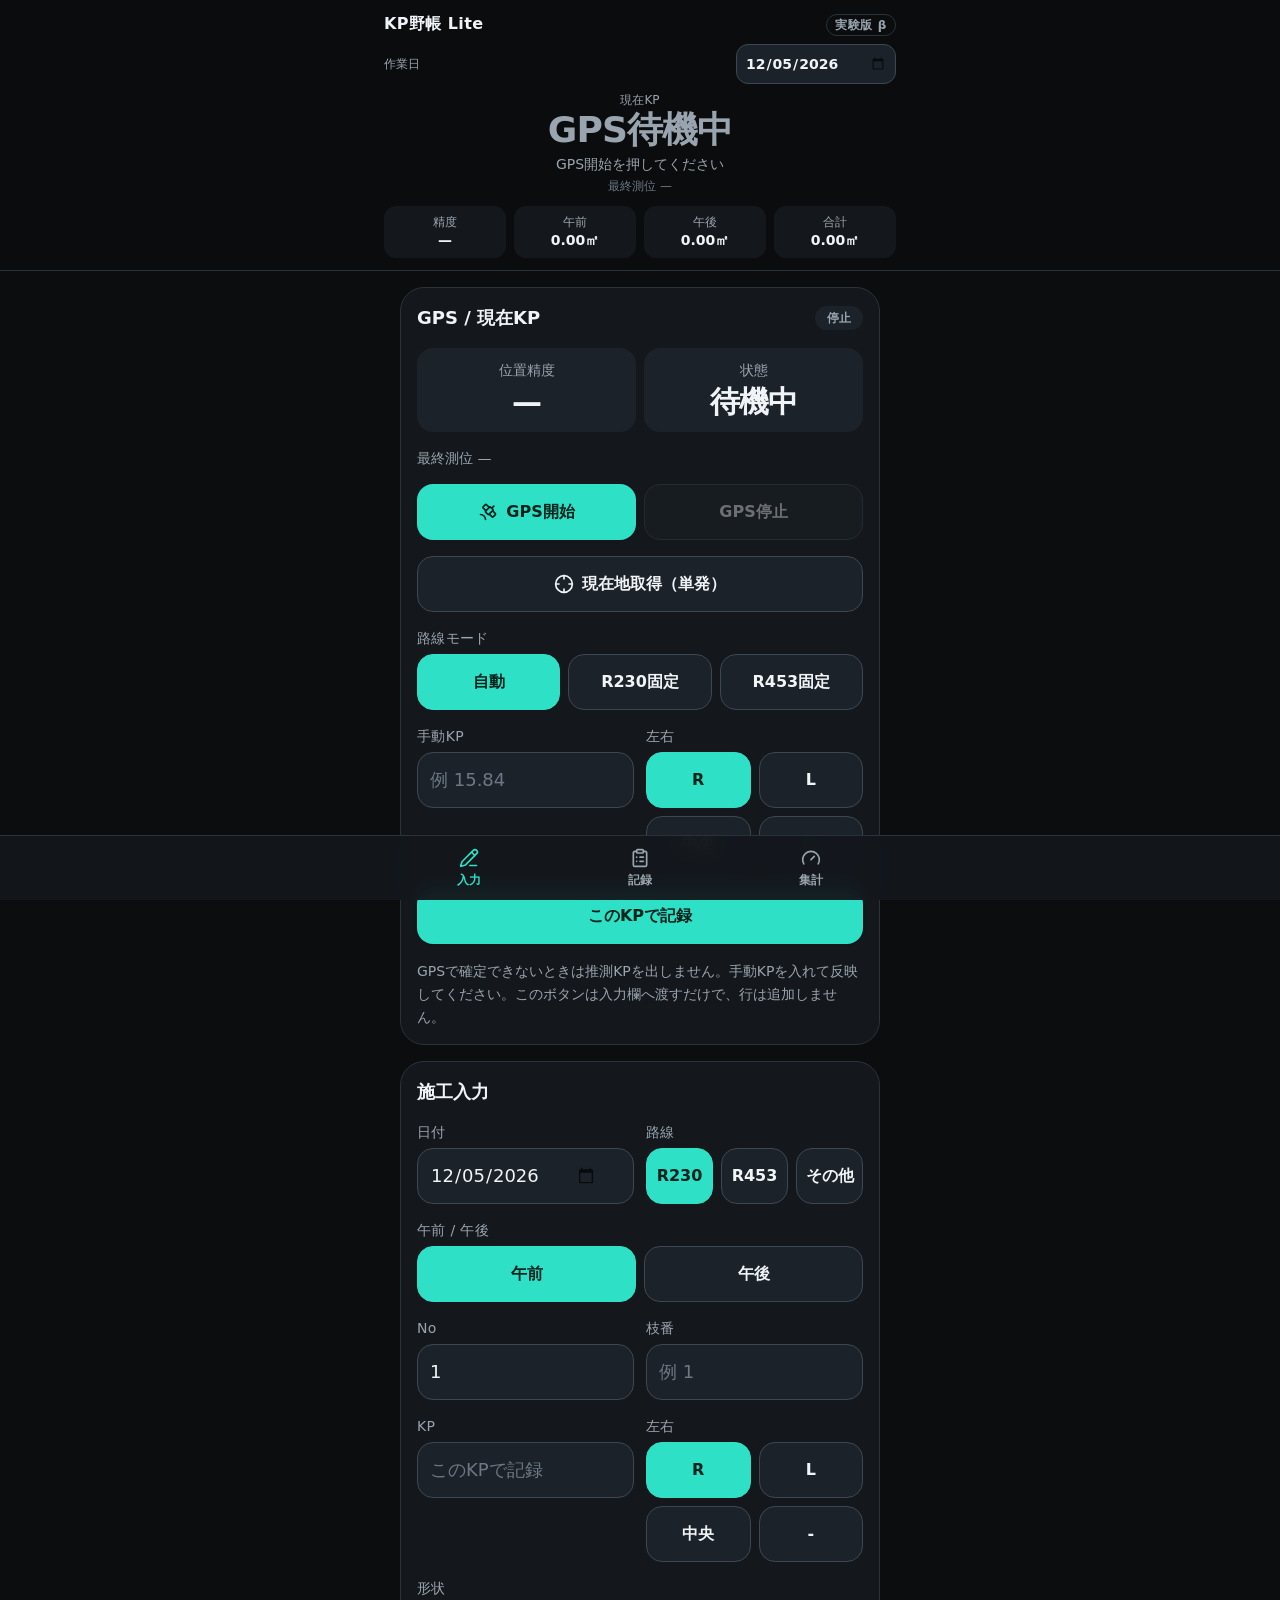
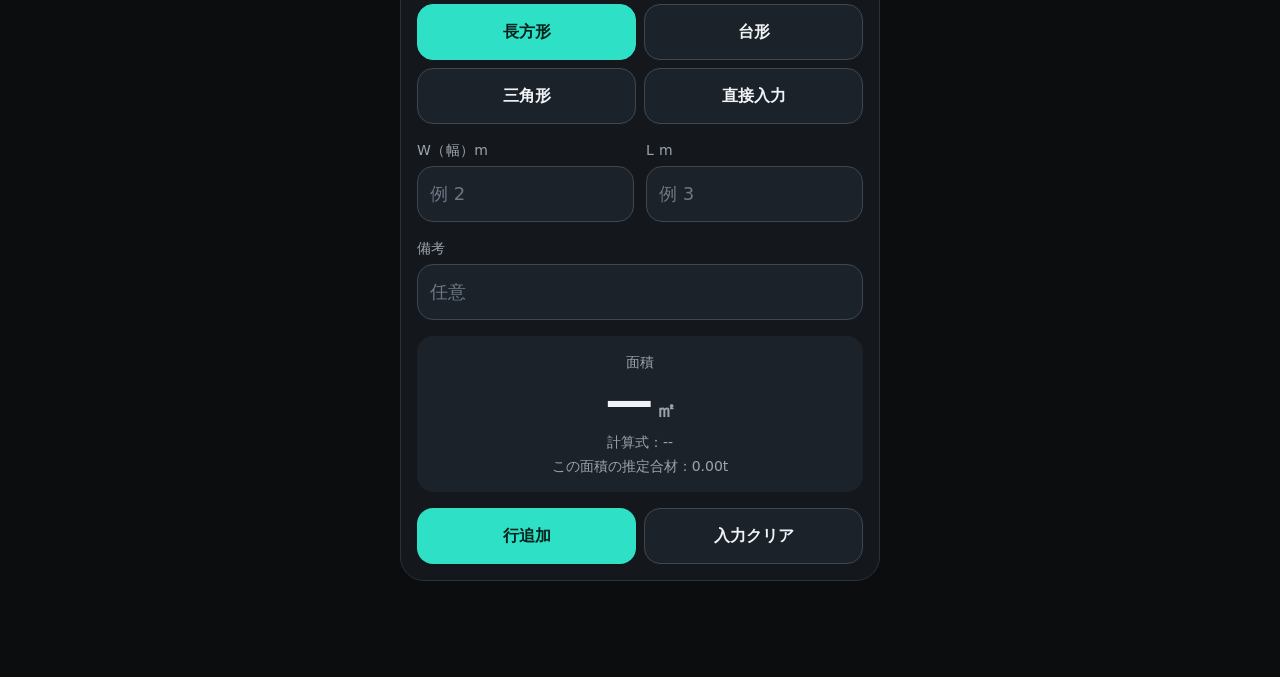
<file: lite/site/index.html>
<!doctype html>
<html lang="ja">
  <head>
    <meta charset="UTF-8" />
    <meta name="viewport" content="width=device-width, initial-scale=1, viewport-fit=cover" />
    <meta name="theme-color" content="#0b0d0f" />
    <meta name="color-scheme" content="dark" />
    <meta name="robots" content="noindex,nofollow" />
    <title>KP野帳 Lite 実験版 β</title>
    <script type="module" crossorigin src="./assets/index-CnHz3JKl.js"></script>
    <link rel="stylesheet" crossorigin href="./assets/index-Cg11xY1R.css">
  </head>
  <body>
    <div id="root"></div>
  </body>
</html>
</file>
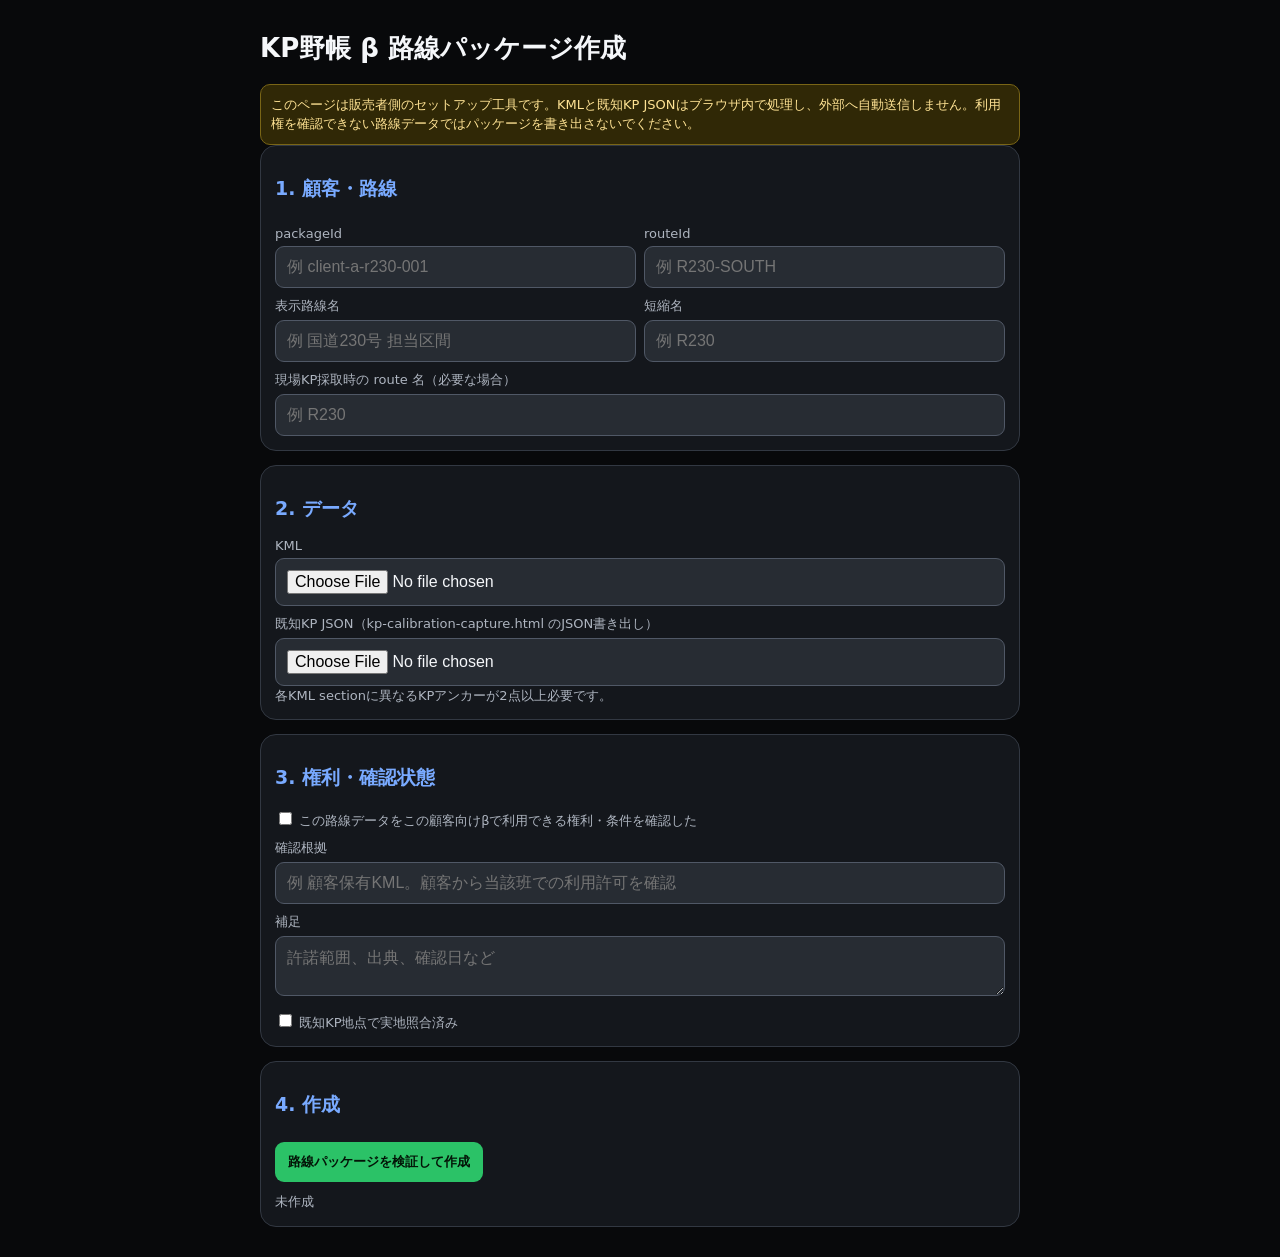
<file: beta-route-package-builder.html>
<!DOCTYPE html>
<html lang="ja">
<head>
<meta charset="UTF-8">
<meta name="viewport" content="width=device-width, initial-scale=1.0">
<title>KP野帳 β 路線パッケージ作成</title>
<style>
:root{--bg:#08090b;--card:#14171c;--text:#f5f7fa;--muted:#aeb5c0;--blue:#79aaff;--green:#2bc267;--red:#ff6268;--line:#323842}
*{box-sizing:border-box}body{margin:0;padding:14px;background:var(--bg);color:var(--text);font-family:system-ui,-apple-system,"Segoe UI",sans-serif}main{max-width:760px;margin:auto}.card{background:var(--card);border:1px solid var(--line);border-radius:16px;padding:14px;margin-bottom:14px}h1{font-size:26px}h2{font-size:19px;color:var(--blue)}label{display:block;color:var(--muted);font-size:13px;margin-top:9px}input,textarea{width:100%;padding:11px;margin-top:5px;border-radius:9px;border:1px solid #505866;background:#272c33;color:var(--text);font-size:16px}button{border:0;border-radius:9px;padding:11px 13px;font-weight:800;background:#0d6efd;color:#fff;margin-top:9px}.green{background:var(--green);color:#031407}.row{display:flex;gap:8px}.row>*{flex:1}.notice{background:#302806;border:1px solid #796516;color:#ffe394;padding:10px;border-radius:10px;font-size:13px;line-height:1.5}.ok{background:#11361f;border:1px solid #276c3d;color:#9af0b5;padding:10px;border-radius:10px;font-size:13px;line-height:1.5}.error{background:#351113;border:1px solid #7d282b;color:#ffb9bd;padding:10px;border-radius:10px;font-size:13px;line-height:1.5}.muted{color:var(--muted);font-size:13px;line-height:1.5}.hidden{display:none}@media(max-width:540px){.row{flex-direction:column}}
</style>
</head>
<body><main>
<h1>KP野帳 β 路線パッケージ作成</h1>
<div class="notice">このページは販売者側のセットアップ工具です。KMLと既知KP JSONはブラウザ内で処理し、外部へ自動送信しません。利用権を確認できない路線データではパッケージを書き出さないでください。</div>

<div class="card">
<h2>1. 顧客・路線</h2>
<div class="row"><div><label>packageId</label><input id="packageId" placeholder="例 client-a-r230-001"></div><div><label>routeId</label><input id="routeId" placeholder="例 R230-SOUTH"></div></div>
<div class="row"><div><label>表示路線名</label><input id="label" placeholder="例 国道230号 担当区間"></div><div><label>短縮名</label><input id="shortName" placeholder="例 R230"></div></div>
<label>現場KP採取時の route 名（必要な場合）</label><input id="captureRoute" placeholder="例 R230">
</div>

<div class="card">
<h2>2. データ</h2>
<label>KML</label><input id="kmlFile" type="file" accept=".kml,application/vnd.google-earth.kml+xml,text/xml">
<label>既知KP JSON（kp-calibration-capture.html のJSON書き出し）</label><input id="captureFile" type="file" accept=".json,application/json">
<div class="muted">各KML sectionに異なるKPアンカーが2点以上必要です。</div>
</div>

<div class="card">
<h2>3. 権利・確認状態</h2>
<label><input id="rightsConfirmed" type="checkbox" style="width:auto"> この路線データをこの顧客向けβで利用できる権利・条件を確認した</label>
<label>確認根拠</label><input id="rightsBasis" placeholder="例 顧客保有KML。顧客から当該班での利用許可を確認">
<label>補足</label><textarea id="rightsNote" placeholder="許諾範囲、出典、確認日など"></textarea>
<label><input id="fieldVerified" type="checkbox" style="width:auto"> 既知KP地点で実地照合済み</label>
</div>

<div class="card">
<h2>4. 作成</h2>
<button class="green" onclick="buildPackage()">路線パッケージを検証して作成</button>
<button id="downloadBtn" class="hidden" onclick="downloadPackage()">JSONを書き出す</button>
<div id="result" class="muted" style="margin-top:10px">未作成</div>
<textarea id="preview" class="hidden" readonly></textarea>
</div>

<script src="./route-engine.js"></script>
<script src="./kml-route-loader.js"></script>
<script src="./beta-app-core.js"></script>
<script src="./beta-route-package-builder-core.js"></script>
<script>
'use strict';
const Builder=window.KPBetaRoutePackageBuilder;
let builtPackage=null;
const el=id=>document.getElementById(id);
const val=id=>el(id).value.trim();
async function readTextFile(id){const f=el(id).files&&el(id).files[0];if(!f)throw new Error(id==='kmlFile'?'KMLを選択してください':'既知KP JSONを選択してください');return f.text()}
async function buildPackage(){
  builtPackage=null;el('downloadBtn').classList.add('hidden');el('preview').classList.add('hidden');
  try{
    const kml=await readTextFile('kmlFile');
    const captureText=await readTextFile('captureFile');
    const captureJson=JSON.parse(captureText);
    builtPackage=Builder.buildRoutePackage(kml,captureJson,{
      packageId:val('packageId'),routeId:val('routeId'),label:val('label'),shortName:val('shortName'),captureRoute:val('captureRoute'),
      rightsConfirmed:el('rightsConfirmed').checked,rightsBasis:val('rightsBasis'),rightsNote:val('rightsNote'),fieldVerified:el('fieldVerified').checked,
      sourceType:'customer-kml+known-kp',maxAnchorDistanceM:100
    });
    const audit=Builder.packageAudit(builtPackage);const r=audit.routes[0];
    el('result').className='ok';
    el('result').textContent=`作成OK：${audit.label} / section ${r.sectionCount} / anchors ${r.anchorCounts.join(',')} / KP ${r.kpMin}〜${r.kpMax} / 実地確認 ${audit.fieldVerified?'済':'未'}`;
    el('preview').value=JSON.stringify(builtPackage,null,2);el('preview').classList.remove('hidden');el('downloadBtn').classList.remove('hidden');
  }catch(e){el('result').className='error';el('result').textContent='作成停止：'+e.message}
}
function downloadPackage(){
  if(!builtPackage)return;
  const blob=new Blob([JSON.stringify(builtPackage,null,2)],{type:'application/json'});const url=URL.createObjectURL(blob);const a=document.createElement('a');a.href=url;a.download=`kp-yacho-route-${builtPackage.packageId}.json`;document.body.appendChild(a);a.click();a.remove();URL.revokeObjectURL(url);
}
</script>
</main></body>
</html>
</file>
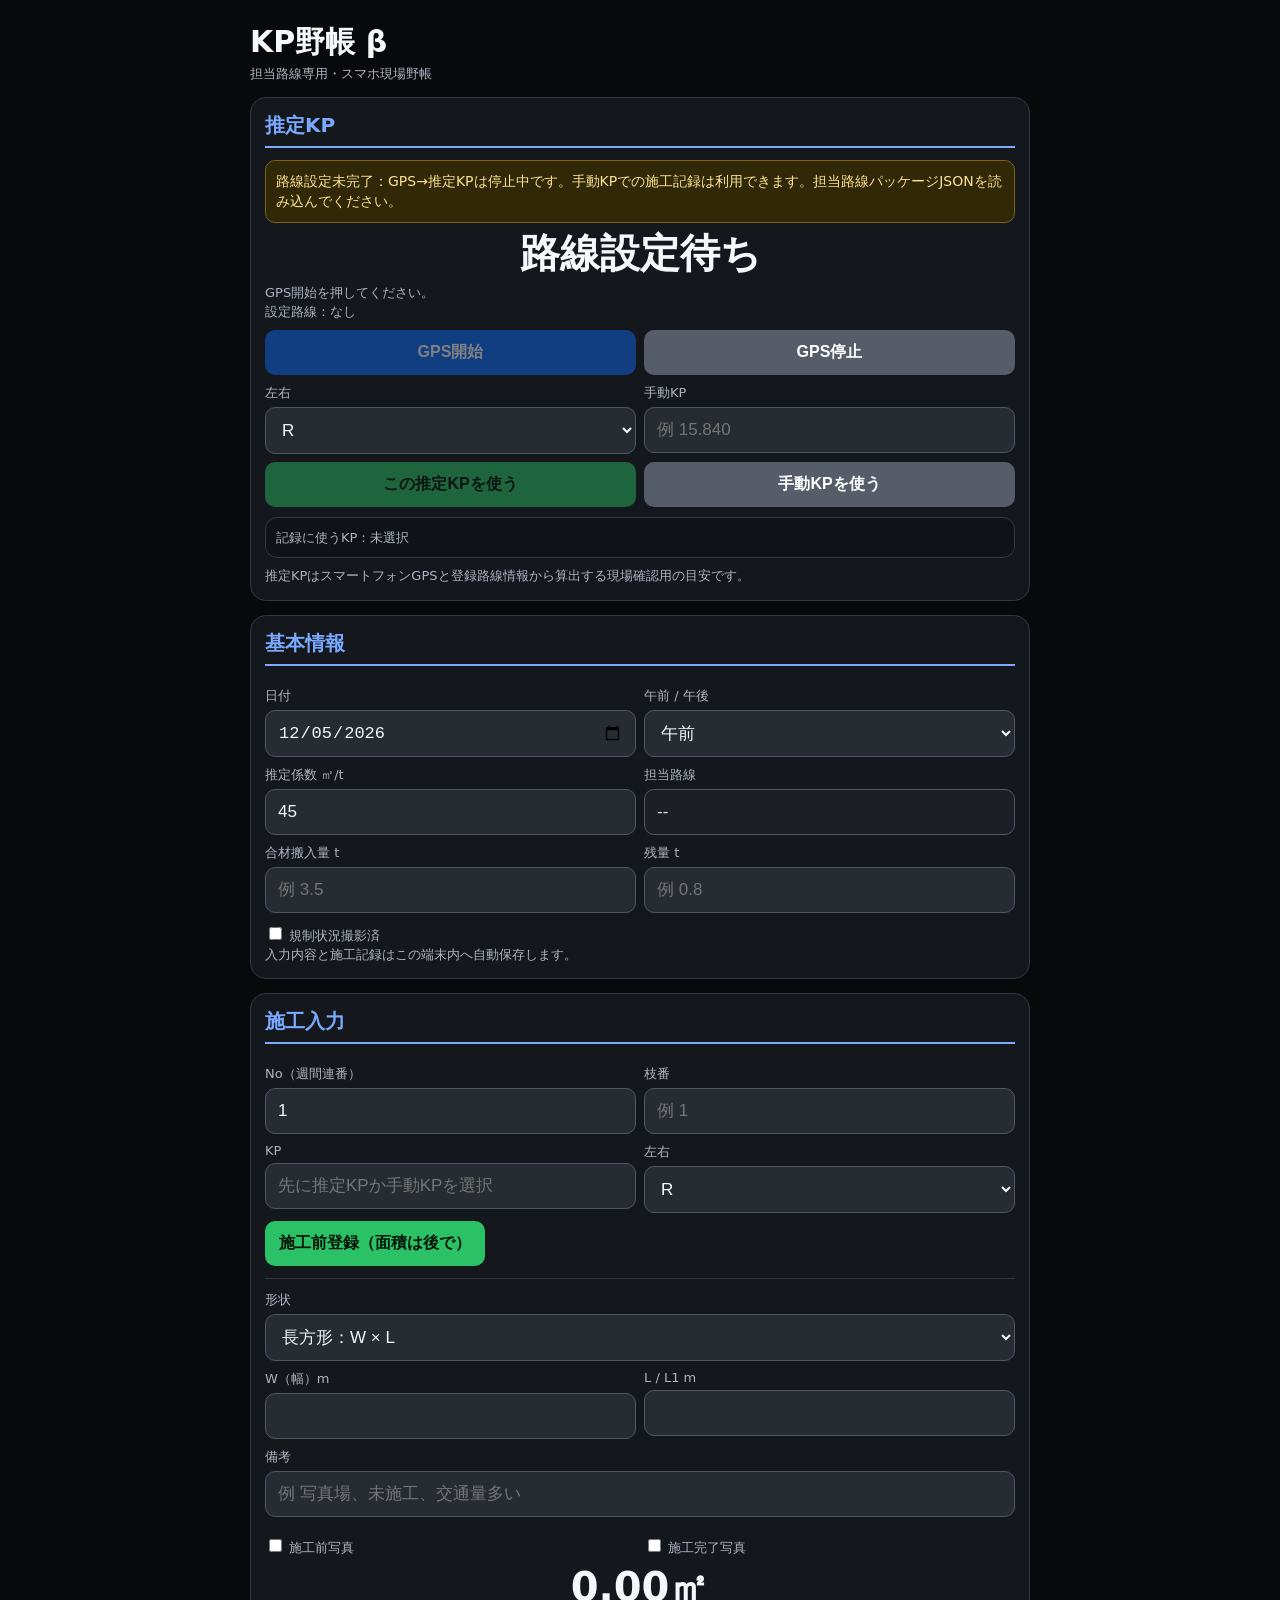
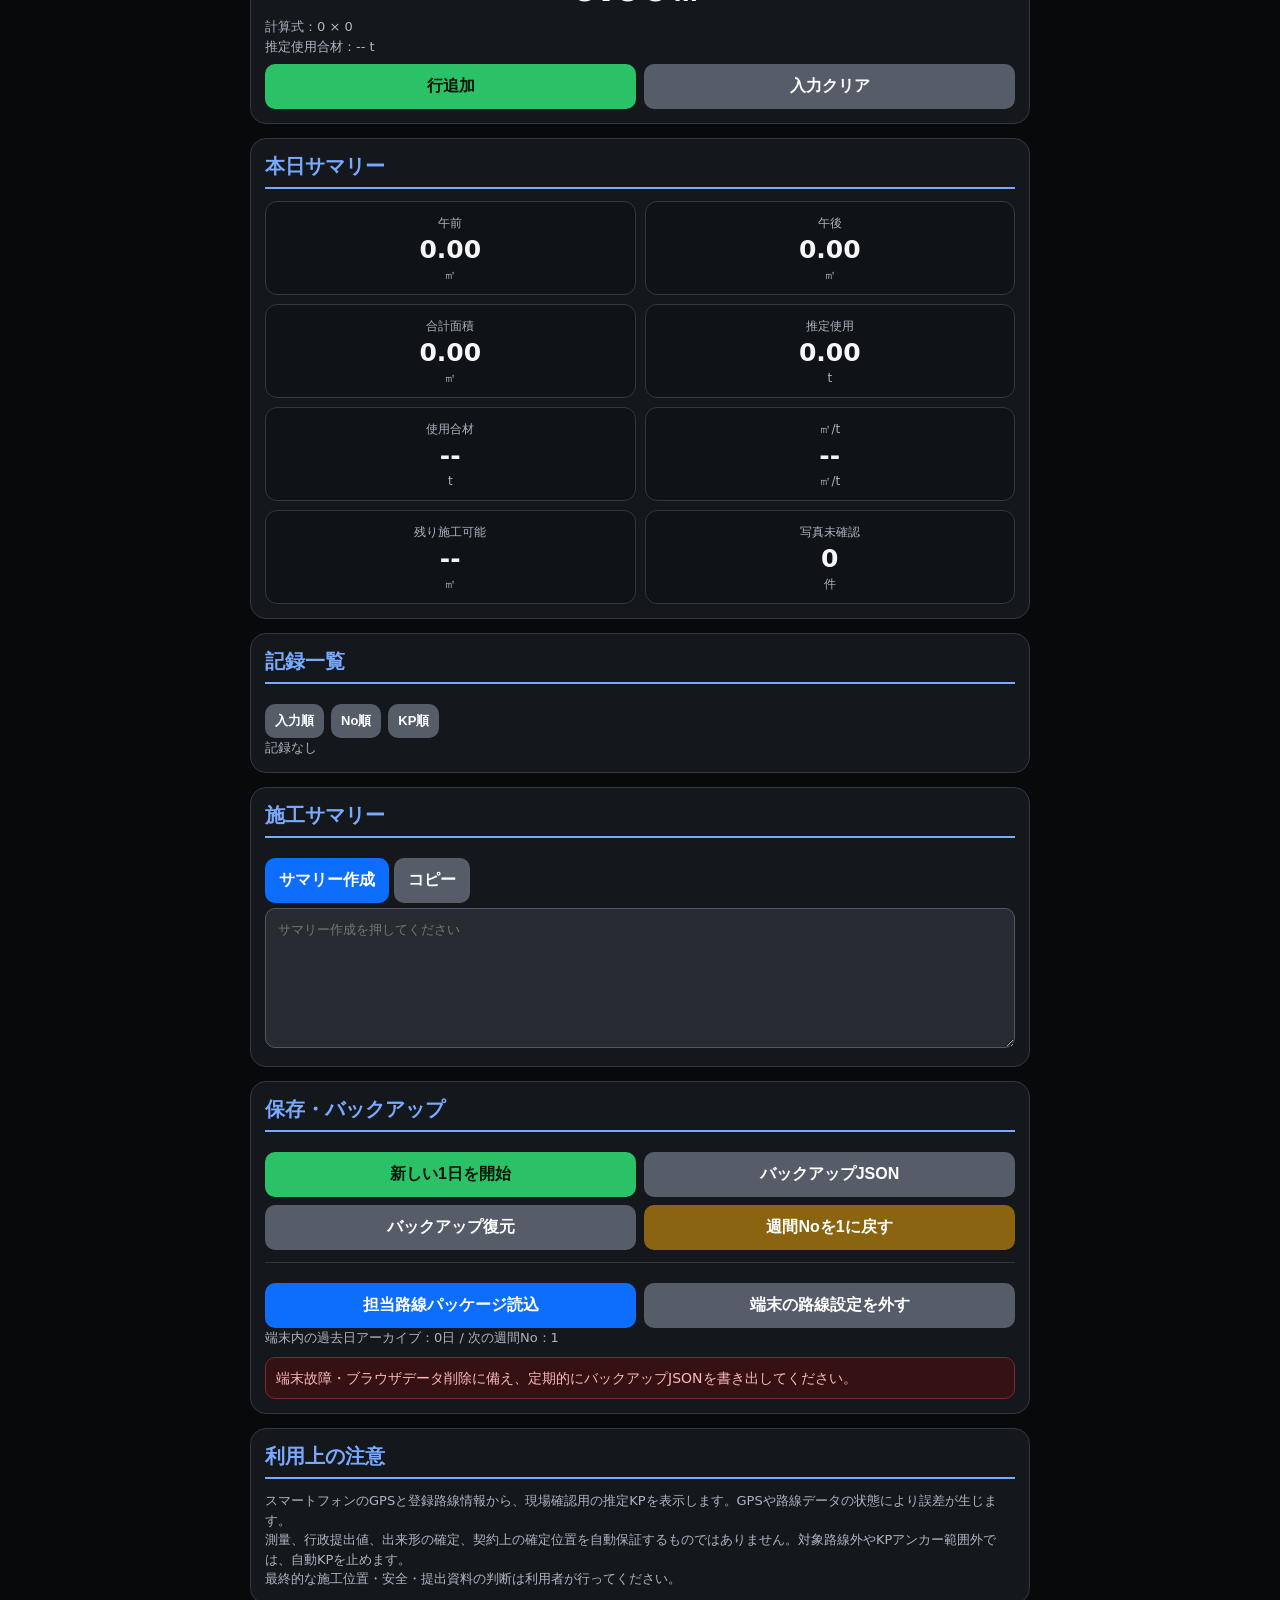
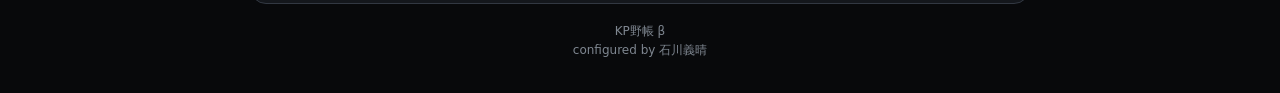
<file: beta.html>
<!DOCTYPE html>
<html lang="ja">
<head>
<meta charset="UTF-8">
<meta name="viewport" content="width=device-width, initial-scale=1.0">
<title>KP野帳 β</title>
<style>
:root{
  --bg:#08090b;--card:#14171c;--card2:#0f1216;--text:#f5f7fa;--muted:#aeb5c0;
  --blue:#79aaff;--green:#2bc267;--red:#ff6268;--gray:#565d68;--line:#323842;--warn:#f0c24b;
}
*{box-sizing:border-box}
body{margin:0;padding:14px;background:var(--bg);color:var(--text);font-family:system-ui,-apple-system,"Segoe UI",sans-serif}
main{max-width:780px;margin:0 auto}
h1{font-size:30px;margin:8px 0 2px}
.lead{color:var(--muted);font-size:13px;margin-bottom:14px}
h2{font-size:20px;color:var(--blue);border-bottom:2px solid var(--blue);padding-bottom:7px;margin:0 0 12px}
.card{background:var(--card);border:1px solid var(--line);border-radius:16px;padding:14px;margin-bottom:14px}
.subcard{background:var(--card2);border:1px solid var(--line);border-radius:12px;padding:10px;margin-top:10px}
label{display:block;color:var(--muted);font-size:13px;margin-top:9px}
input,select,textarea{width:100%;padding:12px;margin-top:5px;border-radius:10px;border:1px solid #505866;background:#272c33;color:var(--text);font-size:17px}
input[readonly]{background:#1c2026;color:#d7dce3}
button{border:0;border-radius:10px;padding:12px 14px;font-size:16px;font-weight:800;color:#fff;background:#0d6efd;margin-top:8px;cursor:pointer}
button:disabled{opacity:.45;cursor:not-allowed}.green{background:var(--green);color:#031407}.red{background:var(--red)}.gray{background:var(--gray)}.warnbtn{background:#8a6410}
.row{display:flex;gap:8px}.row>*{flex:1;min-width:0}
.wrap{display:flex;gap:8px;flex-wrap:wrap}.wrap>*{flex:1 1 150px}
.big{font-size:40px;font-weight:900;text-align:center;margin:8px 0;line-height:1.1}
.muted{color:var(--muted);font-size:13px;line-height:1.5}
.notice{background:#302806;border:1px solid #796516;color:#ffe394;padding:10px;border-radius:10px;margin-top:8px;font-size:14px;line-height:1.45}
.error{background:#351113;border:1px solid #7d282b;color:#ffb9bd;padding:10px;border-radius:10px;margin-top:8px;font-size:14px;line-height:1.45}
.ok{background:#11361f;border:1px solid #276c3d;color:#9af0b5;padding:10px;border-radius:10px;margin-top:8px;font-size:14px;line-height:1.45}
.badge{display:inline-block;padding:3px 7px;border-radius:999px;border:1px solid #4b5562;font-size:12px;margin:2px 4px 2px 0}
.badge-blue{border-color:#2c5f9d;color:#a9d0ff}.badge-green{border-color:#2f7c49;color:#a7f0bc}.badge-warn{border-color:#856f1a;color:#ffe394}
.summary-grid{display:grid;grid-template-columns:1fr 1fr;gap:9px}
.box{background:var(--card2);border:1px solid var(--line);border-radius:12px;padding:10px;text-align:center}.box span{font-size:12px;color:var(--muted)}.box b{display:block;font-size:25px;margin-top:3px}
.sheet-line{background:var(--card2);border:1px solid var(--line);border-radius:10px;padding:9px;margin:7px 0;font-size:14px;line-height:1.4}.sheet-line b{font-size:16px;color:var(--blue)}
.photo-ok{color:#9af0b5}.photo-warn{color:#ffe394}.photo-ng{color:#ffb9bd}
.editing{outline:2px solid var(--warn)}
.toolbar{display:flex;gap:7px;flex-wrap:wrap}.toolbar button{font-size:13px;padding:8px 10px}
textarea{min-height:140px;font-size:13px}
hr{border:0;border-top:1px solid var(--line);margin:12px 0}
.footer{text-align:center;color:#7f8791;font-size:12px;line-height:1.6;margin:18px 0}
.hidden{display:none!important}
@media (max-width:540px){body{padding:10px}.row{flex-direction:column}.big{font-size:36px}}
</style>
</head>
<body>
<main>
  <h1 id="title">KP野帳 β</h1>
  <div class="lead">担当路線専用・スマホ現場野帳</div>

  <div class="card">
    <h2>推定KP</h2>
    <div id="routeSetup" class="notice hidden"></div>
    <div class="big" id="currentKp">GPS待機中</div>
    <div class="muted" id="gpsInfo">GPS開始を押してください。</div>
    <div class="muted" id="routeInfo"></div>
    <div id="gpsAlert" class="notice hidden"></div>
    <div class="row">
      <button id="gpsStartBtn" onclick="startGps()">GPS開始</button>
      <button class="gray" onclick="stopGps()">GPS停止</button>
    </div>
    <div id="routeModeWrap">
      <label>路線モード</label>
      <select id="routeMode"></select>
    </div>
    <div class="row">
      <div><label>左右</label><select id="currentSide"><option>R</option><option>L</option><option>中央</option><option>-</option></select></div>
      <div><label>手動KP</label><input id="manualKp" type="number" step="0.001" placeholder="例 15.840"></div>
    </div>
    <div class="row">
      <button id="useEstimatedBtn" class="green" onclick="useEstimatedKp()" disabled>この推定KPを使う</button>
      <button class="gray" onclick="useManualKp()">手動KPを使う</button>
    </div>
    <div id="selectedInfo" class="subcard muted">記録に使うKP：未選択</div>
    <div class="muted" style="margin-top:8px">推定KPはスマートフォンGPSと登録路線情報から算出する現場確認用の目安です。</div>
  </div>

  <div class="card">
    <h2>基本情報</h2>
    <div class="row">
      <div><label>日付</label><input id="date" type="date"></div>
      <div><label>午前 / 午後</label><select id="session"><option>午前</option><option>午後</option></select></div>
    </div>
    <div class="row">
      <div><label>推定係数 ㎡/t</label><input id="rate" type="number" step="0.1"></div>
      <div><label>担当路線</label><input id="routeLabel" readonly></div>
    </div>
    <div class="row">
      <div><label>合材搬入量 t</label><input id="inTon" type="number" step="0.01" placeholder="例 3.5"></div>
      <div><label>残量 t</label><input id="leftTon" type="number" step="0.01" placeholder="例 0.8"></div>
    </div>
    <label><input id="regPhoto" type="checkbox" style="width:auto"> 規制状況撮影済</label>
    <div class="muted">入力内容と施工記録はこの端末内へ自動保存します。</div>
  </div>

  <div class="card">
    <h2>施工入力</h2>
    <div id="editBanner" class="notice hidden"></div>
    <div class="row">
      <div><label>No（週間連番）</label><input id="no" type="number" min="1"></div>
      <div><label>枝番</label><input id="branch" type="number" min="0" placeholder="例 1"></div>
    </div>
    <div class="row">
      <div><label>KP</label><input id="kp" type="number" step="0.001" placeholder="先に推定KPか手動KPを選択"></div>
      <div><label>左右</label><select id="side"><option>R</option><option>L</option><option>中央</option><option>-</option></select></div>
    </div>
    <button class="green" onclick="startWorkRecord()">施工前登録（面積は後で）</button>
    <hr>
    <label>形状</label>
    <select id="shape" onchange="shapeChanged();calcAreaView()">
      <option value="rect">長方形：W × L</option>
      <option value="trap">台形：W × (L1 + L2) ÷ 2</option>
      <option value="tri">三角形：W × L ÷ 2</option>
      <option value="manual">直接入力</option>
    </select>
    <div id="dimWrap">
      <div class="row">
        <div><label>W（幅）m</label><input id="w" type="number" step="0.01" oninput="calcAreaView()"></div>
        <div><label>L / L1 m</label><input id="l1" type="number" step="0.01" oninput="calcAreaView()"></div>
      </div>
      <div id="l2Wrap"><label>L2 m（台形用）</label><input id="l2" type="number" step="0.01" oninput="calcAreaView()"></div>
    </div>
    <div id="manualWrap" class="hidden"><label>面積 ㎡</label><input id="manualArea" type="number" step="0.01" oninput="calcAreaView()"></div>
    <label>備考</label><input id="memo" placeholder="例 写真場、未施工、交通量多い">
    <div class="wrap" style="margin-top:8px">
      <label><input id="photoBefore" type="checkbox" style="width:auto"> 施工前写真</label>
      <label><input id="photoAfter" type="checkbox" style="width:auto"> 施工完了写真</label>
    </div>
    <div class="big" id="areaView">0.00㎡</div>
    <div class="muted" id="formulaView">計算式：--</div>
    <div class="muted" id="estView">推定使用合材：-- t</div>
    <div class="row">
      <button id="addBtn" class="green" onclick="saveEntry()">行追加</button>
      <button id="cancelEditBtn" class="gray hidden" onclick="cancelEdit()">編集取消</button>
      <button class="gray" onclick="clearEntry()">入力クリア</button>
    </div>
  </div>

  <div class="card">
    <h2>本日サマリー</h2>
    <div class="summary-grid">
      <div class="box"><span>午前</span><b id="amArea">0.00</b><span>㎡</span></div>
      <div class="box"><span>午後</span><b id="pmArea">0.00</b><span>㎡</span></div>
      <div class="box"><span>合計面積</span><b id="totalArea">0.00</b><span>㎡</span></div>
      <div class="box"><span>推定使用</span><b id="estTon">0.00</b><span>t</span></div>
      <div class="box"><span>使用合材</span><b id="usedTon">--</b><span>t</span></div>
      <div class="box"><span>㎡/t</span><b id="m2perTon">--</b><span>㎡/t</span></div>
      <div class="box"><span>残り施工可能</span><b id="remainArea">--</b><span>㎡</span></div>
      <div class="box"><span>写真未確認</span><b id="photoPending">0</b><span>件</span></div>
    </div>
  </div>

  <div class="card">
    <h2>記録一覧</h2>
    <div class="toolbar">
      <button class="gray" onclick="sortItems('input')">入力順</button>
      <button class="gray" onclick="sortItems('no')">No順</button>
      <button class="gray" onclick="sortItems('kp')">KP順</button>
    </div>
    <div id="records" class="muted">記録なし</div>
  </div>

  <div class="card">
    <h2>施工サマリー</h2>
    <button onclick="makeSummary()">サマリー作成</button>
    <button class="gray" onclick="copySummary()">コピー</button>
    <textarea id="summaryText" placeholder="サマリー作成を押してください"></textarea>
  </div>

  <div class="card">
    <h2>保存・バックアップ</h2>
    <div class="row">
      <button class="green" onclick="newDay()">新しい1日を開始</button>
      <button class="gray" onclick="exportBackup()">バックアップJSON</button>
    </div>
    <div class="row">
      <button class="gray" onclick="document.getElementById('restoreFile').click()">バックアップ復元</button>
      <button class="warnbtn" onclick="resetWeeklyNo()">週間Noを1に戻す</button>
    </div>
    <hr>
    <div class="row">
      <button onclick="document.getElementById('routePackageFile').click()">担当路線パッケージ読込</button>
      <button class="gray" onclick="removeRoutePackage()">端末の路線設定を外す</button>
    </div>
    <input id="routePackageFile" class="hidden" type="file" accept="application/json,.json" onchange="installRoutePackageFile(event)">
    <input id="restoreFile" class="hidden" type="file" accept="application/json,.json" onchange="restoreBackupFile(event)">
    <div class="muted" id="archiveInfo"></div>
    <div class="error" style="margin-top:10px">端末故障・ブラウザデータ削除に備え、定期的にバックアップJSONを書き出してください。</div>
  </div>

  <div class="card">
    <h2>利用上の注意</h2>
    <div class="muted">
      スマートフォンのGPSと登録路線情報から、現場確認用の推定KPを表示します。GPSや路線データの状態により誤差が生じます。<br>
      測量、行政提出値、出来形の確定、契約上の確定位置を自動保証するものではありません。対象路線外やKPアンカー範囲外では、自動KPを止めます。<br>
      最終的な施工位置・安全・提出資料の判断は利用者が行ってください。
    </div>
  </div>

  <div class="footer">
    <span id="footerProduct">KP野帳 β</span><br>
    <span id="provider"></span>
  </div>
</main>

<script src="./route-engine.js"></script>
<script src="./beta-app-core.js"></script>
<script src="./beta-route-config.js"></script>
<script>
'use strict';
const Core=window.KPBetaCore;
const Engine=window.KPRouteEngine;
const config=window.KP_YACHO_BETA_CONFIG||{};
let routePackage=null;
let routes=[];
const decimals=Number.isInteger(config.kpDecimals)?config.kpDecimals:2;
const warnDistanceM=Number(config.warnDistanceM)||30;
const maxDistanceM=Number(config.maxDistanceM)||200;
let productId=String(config.productId||'beta-template');
let storageKey='kp_yacho_beta_v1:'+productId;
const routePackageStorageKey='kp_yacho_beta_route_package_v1';
let state;
let watchId=null;
let lastGpsDecision=null;
let selectedKp=null;
let editingIndex=null;
let routeMode='auto';

function byId(id){return document.getElementById(id)}
function value(id){return byId(id).value}
function numberValue(id){const n=Number(value(id));return Number.isFinite(n)?n:0}
function esc(s){return String(s??'').replace(/[&<>"']/g,m=>({"&":"&amp;","<":"&lt;",">":"&gt;",'"':'&quot;',"'":'&#039;'}[m]))}
function fmt(n,d=2){const x=Number(n);return Number.isFinite(x)?x.toFixed(d):'--'}
function routeById(id){return routes.find(r=>String(r.id)===String(id))||null}
function routeLabel(id){const r=routeById(id);return r?String(r.label||r.shortName||r.id):(id||'--')}
function routeShort(id){const r=routeById(id);return r?String(r.shortName||r.label||r.id):(id||'--')}
function firstRouteId(){return routes[0]?String(routes[0].id):''}

function loadInstalledRoutePackage(){
  let raw=null;
  try{raw=JSON.parse(localStorage.getItem(routePackageStorageKey)||'null')}catch(e){raw=null}
  if(raw){
    try{return Core.validateRoutePackage(raw)}catch(e){localStorage.removeItem(routePackageStorageKey)}
  }
  if(Array.isArray(config.routes)&&config.routes.length){
    return Core.validateRoutePackage({type:'kp-yacho-route-package',schemaVersion:1,packageId:String(config.productId||'embedded'),label:config.productName||'KP野帳 β',rights:{confirmed:false,note:'embedded developer config'},routes:config.routes});
  }
  return null;
}
function applyRoutePackage(pkg){
  routePackage=pkg;
  routes=pkg?pkg.routes:[];
  productId=pkg?pkg.packageId:String(config.productId||'beta-template');
  storageKey='kp_yacho_beta_v1:'+productId;
}
function loadState(){
  let raw=null;
  try{raw=JSON.parse(localStorage.getItem(storageKey)||'null')}catch(e){raw=null}
  state=Core.normalizeState(raw,{routeId:firstRouteId(),rate:Number(config.defaultRate)||45});
  if(!state.routeId&&firstRouteId())state.routeId=firstRouteId();
}
function persist(){localStorage.setItem(storageKey,JSON.stringify(state))}

function init(){
  byId('title').textContent=config.productName||'KP野帳 β';
  byId('footerProduct').textContent=config.productName||'KP野帳 β';
  byId('provider').textContent=config.providerLabel||'';
  applyRoutePackage(loadInstalledRoutePackage());
  loadState();
  setupRoutes();
  syncBasicsFromState();
  shapeChanged();
  calcAreaView();
  clearEntry(false);
  renderAll();
  if(!routes.length){
    const setup=byId('routeSetup');
    setup.classList.remove('hidden');
    setup.textContent='路線設定未完了：GPS→推定KPは停止中です。手動KPでの施工記録は利用できます。担当路線パッケージJSONを読み込んでください。';
    byId('gpsStartBtn').disabled=true;
    byId('currentKp').textContent='路線設定待ち';
  }else{
    try{Engine.normalizeRoutes(routes)}catch(e){
      const setup=byId('routeSetup');
      setup.className='error';
      setup.textContent='路線設定エラー：'+e.message;
      byId('gpsStartBtn').disabled=true;
    }
  }
}

function setupRoutes(){
  const select=byId('routeMode');
  select.innerHTML='';
  if(routes.length>1){
    select.add(new Option('自動','auto'));
    routes.forEach(r=>select.add(new Option(String(r.label||r.id),String(r.id))));
    routeMode='auto';
    byId('routeModeWrap').classList.remove('hidden');
  }else if(routes.length===1){
    select.add(new Option(String(routes[0].label||routes[0].id),String(routes[0].id)));
    routeMode=String(routes[0].id);
    byId('routeModeWrap').classList.add('hidden');
  }else{
    select.add(new Option('路線未設定','auto'));
    routeMode='auto';
    byId('routeModeWrap').classList.add('hidden');
  }
  select.value=routeMode;
  select.onchange=()=>{routeMode=select.value;lastGpsDecision=null;selectedKp=null;renderSelected();};
  if(routes.length){
    const rights=routePackage&&routePackage.rights&&routePackage.rights.confirmed===true?'権利確認済':'権利確認情報なし';
    byId('routeInfo').textContent=`担当路線：${routes.map(r=>r.label||r.id).join(' / ')} / パッケージ：${routePackage?routePackage.label:productId} / ${rights}`;
  }else byId('routeInfo').textContent='設定路線：なし';
}

function syncBasicsFromState(){
  byId('date').value=state.date;
  byId('session').value='午前';
  byId('rate').value=state.rate;
  byId('inTon').value=state.inTon;
  byId('leftTon').value=state.leftTon;
  byId('regPhoto').checked=state.regPhoto;
  byId('routeLabel').value=routeLabel(state.routeId||firstRouteId());
  ['date','rate','inTon','leftTon'].forEach(id=>byId(id).addEventListener('change',saveBasics));
  byId('regPhoto').addEventListener('change',saveBasics);
}

function saveBasics(){
  state.date=value('date')||Core.todayLocal();
  state.rate=numberValue('rate')>0?numberValue('rate'):45;
  state.inTon=value('inTon');
  state.leftTon=value('leftTon');
  state.regPhoto=byId('regPhoto').checked;
  persist();
  renderSummaryBoxes();
}

function startGps(){
  if(!routes.length){alert('担当路線データが未設定です。');return}
  if(!navigator.geolocation){alert('この端末はGPSに対応していません。');return}
  if(watchId!==null)navigator.geolocation.clearWatch(watchId);
  byId('gpsInfo').textContent='GPS取得中...';
  watchId=navigator.geolocation.watchPosition(onGpsSuccess,onGpsError,{enableHighAccuracy:true,maximumAge:0,timeout:8000});
}
function stopGps(){
  if(watchId!==null){navigator.geolocation.clearWatch(watchId);watchId=null}
  byId('gpsInfo').textContent='GPS停止中';
}
function onGpsError(err){
  lastGpsDecision=null;
  byId('useEstimatedBtn').disabled=true;
  showGpsAlert('error','GPSエラー：'+err.message);
}
function onGpsSuccess(pos){
  let result=null;
  try{result=Engine.findNearestRoute(pos.coords.latitude,pos.coords.longitude,routes,routeMode)}catch(e){showGpsAlert('error','KP算出エラー：'+e.message);return}
  lastGpsDecision=Core.gpsDecision(result,pos.coords.accuracy,warnDistanceM,maxDistanceM);
  const time=new Date().toLocaleTimeString();
  if(lastGpsDecision.estimated){
    const e=lastGpsDecision.estimated;
    byId('currentKp').textContent=`${e.shortName||e.routeLabel} 推定KP${fmt(e.kp,decimals)}`;
    byId('gpsInfo').textContent=`路線まで 約${Math.round(e.distM)}m / GPS精度 約${Math.round(e.accuracyM)}m / ${time}`;
    byId('useEstimatedBtn').disabled=false;
    if(lastGpsDecision.status==='warn')showGpsAlert('notice',lastGpsDecision.message+'。周囲のKP標示・現場資料と照合してください。');
    else hideGpsAlert();
  }else{
    byId('useEstimatedBtn').disabled=true;
    byId('currentKp').textContent=lastGpsDecision.status==='out'?'対象路線外':'KP算出不可';
    byId('gpsInfo').textContent=(lastGpsDecision.message||'KP算出不可')+` / GPS精度 約${Math.round(lastGpsDecision.accuracyM||0)}m / ${time}`;
    showGpsAlert('error',lastGpsDecision.message||'自動KPを採用しません。');
  }
}
function showGpsAlert(kind,text){const el=byId('gpsAlert');el.className=kind==='error'?'error':kind==='ok'?'ok':'notice';el.textContent=text}
function hideGpsAlert(){const el=byId('gpsAlert');el.className='notice hidden';el.textContent=''}

function useEstimatedKp(){
  try{selectedKp=Core.selectEstimatedKp(lastGpsDecision,value('currentSide'))}catch(e){alert(e.message);return}
  state.routeId=selectedKp.routeId||state.routeId;
  byId('routeLabel').value=routeLabel(state.routeId);
  byId('kp').value=fmt(selectedKp.kp,3);
  byId('side').value=selectedKp.side;
  persist();
  renderSelected();
}
function useManualKp(){
  const kp=value('manualKp');
  const rid=state.routeId||firstRouteId()||'manual';
  try{selectedKp=Core.selectManualKp(kp,value('currentSide'),rid,routeLabel(rid))}catch(e){alert(e.message);return}
  state.routeId=rid;
  byId('routeLabel').value=routeLabel(state.routeId);
  byId('kp').value=fmt(selectedKp.kp,3);
  byId('side').value=selectedKp.side;
  persist();
  renderSelected();
}
function renderSelected(){
  const box=byId('selectedInfo');
  if(!selectedKp){box.textContent='記録に使うKP：未選択';return}
  const source=selectedKp.source==='estimated'?'推定KP':'手動KP';
  box.innerHTML=`記録に使うKP：<b>${esc(routeShort(selectedKp.routeId))} KP${esc(fmt(selectedKp.kp,decimals))}${esc(selectedKp.side)}</b> <span class="badge ${selectedKp.source==='estimated'?'badge-blue':'badge-green'}">${source}</span>`;
}

function selectionFromForm(){
  const kp=numberValue('kp');
  if(!Number.isFinite(kp)||kp<0||value('kp')==='')throw new Error('KPを確定してください。');
  const side=value('side');
  if(selectedKp&&Math.abs(Number(selectedKp.kp)-kp)<0.0005&&selectedKp.side===side)return selectedKp;
  const rid=state.routeId||firstRouteId()||'manual';
  const manual=Core.selectManualKp(kp,side,rid,routeLabel(rid));
  manual.source=selectedKp?'manual-edit':'manual';
  return manual;
}

function shapeChanged(){
  const shape=value('shape');
  byId('manualWrap').classList.toggle('hidden',shape!=='manual');
  byId('dimWrap').classList.toggle('hidden',shape==='manual');
  byId('l2Wrap').classList.toggle('hidden',shape!=='trap');
}
function currentArea(){
  try{return Core.calcArea(value('shape'),{w:value('w'),l1:value('l1'),l2:value('l2'),manualArea:value('manualArea')})}catch(e){return {area:0,formula:'--'}}
}
function calcAreaView(){
  const r=currentArea();
  byId('areaView').textContent=fmt(r.area)+'㎡';
  byId('formulaView').textContent='計算式：'+r.formula;
  const rate=numberValue('rate')||45;
  byId('estView').textContent=r.area>0?`推定使用合材：${fmt(Core.estimateTon(r.area,rate))}t（${fmt(rate,1)}㎡/t）`:'推定使用合材：-- t';
}

function startWorkRecord(){
  if(editingIndex!==null){alert('編集中です。訂正を保存するか編集取消を押してください。');return}
  saveBasics();
  let selection;
  try{selection=selectionFromForm()}catch(e){alert(e.message);return}
  const result=Core.createStartedRecord({state,selection,date:state.date,session:value('session'),no:value('no'),branch:value('branch'),memo:value('memo')});
  state=Core.upsertRecord(state,result.record);
  state.nextNo=result.nextNo;
  persist();
  clearEntry(true);
  renderAll();
}

function saveEntry(){
  saveBasics();
  const area=currentArea();
  if(!(area.area>0)){alert('面積が0です。寸法または直接入力を確認してください。');return}
  let selection;
  try{selection=selectionFromForm()}catch(e){alert(e.message);return}
  const old=editingIndex===null?null:state.items[editingIndex];
  const result=Core.createCompletedRecord({
    state,date:state.date,routeId:selection.routeId||state.routeId,routeLabel:selection.routeLabel||routeLabel(state.routeId),session:value('session'),
    no:value('no'),branch:value('branch'),kp:numberValue('kp'),side:value('side'),shape:value('shape'),w:value('w'),l1:value('l1'),l2:value('l2'),manualArea:value('manualArea'),
    formula:area.formula,area:area.area,memo:value('memo'),photoBefore:byId('photoBefore').checked,photoAfter:byId('photoAfter').checked,
    source:selection.source,gpsDistM:selection.gpsDistM,gpsAccuracyM:selection.gpsAccuracyM,selectedAt:selection.capturedAt,
    order:old&&old.order
  });
  state=Core.upsertRecord(state,result.record,editingIndex);
  state.nextNo=Math.max(state.nextNo,result.nextNo);
  persist();
  clearEntry(true);
  renderAll();
}

function clearEntry(keepNo=false){
  editingIndex=null;
  byId('editBanner').className='notice hidden';
  byId('editBanner').textContent='';
  byId('addBtn').textContent='行追加';
  byId('cancelEditBtn').classList.add('hidden');
  if(!keepNo)byId('no').value=state?state.nextNo:1;
  else byId('no').value=state.nextNo;
  byId('branch').value='';
  byId('kp').value='';
  byId('side').value=value('currentSide')||'R';
  byId('shape').value='rect';
  ['w','l1','l2','manualArea','memo'].forEach(id=>byId(id).value='');
  byId('photoBefore').checked=false;
  byId('photoAfter').checked=false;
  selectedKp=null;
  renderSelected();
  shapeChanged();
  calcAreaView();
}
function cancelEdit(){clearEntry(false);renderRecords()}

function editItem(index){
  const it=state.items[index];if(!it)return;
  editingIndex=index;
  byId('no').value=it.no||'';byId('branch').value=it.branch||'';byId('kp').value=it.kp??'';byId('side').value=it.side||'R';
  byId('session').value=it.session||'午前';byId('shape').value=it.shape||'manual';shapeChanged();
  byId('w').value=it.w||'';byId('l1').value=it.l1||'';byId('l2').value=it.l2||'';byId('manualArea').value=it.manualArea||((it.shape==='manual'&&it.area)?it.area:'');
  byId('memo').value=it.memo||'';byId('photoBefore').checked=!!it.photoBefore;byId('photoAfter').checked=!!it.photoAfter;
  selectedKp={kp:Number(it.kp),side:it.side||'R',routeId:it.routeId||state.routeId,routeLabel:it.routeLabel||routeLabel(it.routeId),source:it.source||'manual',gpsDistM:it.gpsDistM,gpsAccuracyM:it.gpsAccuracyM,capturedAt:it.selectedAt};
  byId('editBanner').className='notice';
  byId('editBanner').textContent=`編集中：No.${it.no}${it.branch?'-'+it.branch:''} / KP${fmt(it.kp,decimals)}${it.side||''}`;
  byId('addBtn').textContent='訂正を保存';byId('cancelEditBtn').classList.remove('hidden');
  renderSelected();calcAreaView();byId('editBanner').scrollIntoView({behavior:'smooth',block:'center'});
}
function deleteItem(index){
  if(!confirm('この記録を削除しますか？'))return;
  state=Core.deleteRecord(state,index);persist();if(editingIndex!==null)clearEntry(false);renderAll();
}
function togglePhoto(index,kind,checked){
  const it=state.items[index];if(!it)return;
  if(kind==='before')it.photoBefore=!!checked;else it.photoAfter=!!checked;
  persist();renderAll();
}
function sortItems(mode){
  if(mode==='input')state.items.sort((a,b)=>(a.order||0)-(b.order||0));
  if(mode==='no')state.items.sort((a,b)=>(Number(a.no)||0)-(Number(b.no)||0)||(Number(a.branch)||0)-(Number(b.branch)||0));
  if(mode==='kp')state.items.sort((a,b)=>(Number(a.kp)||0)-(Number(b.kp)||0)||(Number(a.no)||0)-(Number(b.no)||0));
  persist();renderRecords();
}

function renderAll(){
  byId('no').value=editingIndex===null?state.nextNo:byId('no').value;
  byId('routeLabel').value=routeLabel(state.routeId||firstRouteId());
  renderSummaryBoxes();renderRecords();renderArchiveInfo();
}
function renderSummaryBoxes(){
  const t=Core.dailyTotals(state);
  byId('amArea').textContent=fmt(t.am);byId('pmArea').textContent=fmt(t.pm);byId('totalArea').textContent=fmt(t.total);byId('estTon').textContent=fmt(t.estimatedTon);
  byId('usedTon').textContent=t.inTon>0?fmt(t.usedTon):'--';byId('m2perTon').textContent=t.m2perTon===null?'--':fmt(t.m2perTon,1);byId('remainArea').textContent=t.remainArea===null?'--':fmt(t.remainArea,0);byId('photoPending').textContent=t.photoPending;
}
function photoText(it){
  if(it.started&&!(Number(it.area)>0))return ['施工前登録','badge-blue'];
  if(it.photoBefore&&it.photoAfter)return ['前後OK','badge-green'];
  if(it.photoBefore&&!it.photoAfter)return ['完了写真未','badge-warn'];
  return ['写真未確認','badge-warn'];
}
function renderRecords(){
  const box=byId('records');
  if(!state.items.length){box.innerHTML='記録なし';return}
  let cum=0;
  box.innerHTML=state.items.map((it,i)=>{
    cum+=Number(it.area)||0;
    const p=photoText(it);const src=it.source==='estimated'?'推定':'手動';
    const meta=it.gpsDistM!==undefined&&it.source==='estimated'?` / 路線まで約${Math.round(Number(it.gpsDistM)||0)}m`:'';
    return `<div class="sheet-line ${editingIndex===i?'editing':''}">
      <b>No.${esc(it.no)}${it.branch?'-'+esc(it.branch):''}　KP${esc(fmt(it.kp,decimals))}${esc(it.side||'')}</b><br>
      <span>${esc(it.session)} / ${esc(it.formula||'--')} / ${esc(fmt(it.area))}㎡ / 累計 ${esc(fmt(cum))}㎡</span><br>
      <span class="badge ${p[1]}">${p[0]}</span><span class="badge">${src}${meta}</span>
      ${it.memo?`<div class="muted">${esc(it.memo)}</div>`:''}
      <div class="toolbar">
        <button class="gray" onclick="editItem(${i})">編集</button>
        <button class="red" onclick="deleteItem(${i})">削除</button>
        <label><input type="checkbox" style="width:auto" ${it.photoBefore?'checked':''} onchange="togglePhoto(${i},'before',this.checked)"> 施工前</label>
        <label><input type="checkbox" style="width:auto" ${it.photoAfter?'checked':''} onchange="togglePhoto(${i},'after',this.checked)"> 完了</label>
      </div>
    </div>`;
  }).join('');
}
function renderArchiveInfo(){byId('archiveInfo').textContent=`端末内の過去日アーカイブ：${state.archives.length}日 / 次の週間No：${state.nextNo}`}

function makeSummary(){saveBasics();byId('summaryText').value=Core.makeSummary(state,routeLabel(state.routeId))}
async function copySummary(){
  if(!value('summaryText'))makeSummary();
  const text=value('summaryText');
  try{await navigator.clipboard.writeText(text);alert('コピーしました')}catch(e){const ta=byId('summaryText');ta.select();document.execCommand('copy');alert('コピーしました')}
}
function newDay(){
  if(!confirm('現在日の記録を端末内アーカイブへ移し、新しい1日を開始します。週間Noは引き継ぎます。実行しますか？'))return;
  saveBasics();state=Core.startNewDay(state,Core.todayLocal());persist();syncBasicsValuesOnly();clearEntry(false);byId('summaryText').value='';renderAll();
}
function syncBasicsValuesOnly(){
  byId('date').value=state.date;byId('rate').value=state.rate;byId('inTon').value=state.inTon;byId('leftTon').value=state.leftTon;byId('regPhoto').checked=state.regPhoto;byId('routeLabel').value=routeLabel(state.routeId||firstRouteId());
}
function resetWeeklyNo(){
  if(state.items.length){alert('本日の記録がある間は週間Noをリセットできません。新しい1日を開始してから実行してください。');return}
  if(!confirm('週間Noを1に戻しますか？'))return;
  state.nextNo=1;persist();clearEntry(false);renderAll();
}
function exportBackup(){
  saveBasics();
  const env=Core.makeBackupEnvelope(state,productId);
  const blob=new Blob([JSON.stringify(env,null,2)],{type:'application/json'});
  const url=URL.createObjectURL(blob);const a=document.createElement('a');a.href=url;a.download=`kp-yacho-beta-${productId}-${state.date}.json`;document.body.appendChild(a);a.click();a.remove();URL.revokeObjectURL(url);
}
async function restoreBackupFile(event){
  const file=event.target.files&&event.target.files[0];if(!file)return;
  try{
    const env=JSON.parse(await file.text());
    const restored=Core.restoreBackupEnvelope(env,productId);
    if(!confirm(`バックアップ（${restored.date} / ${restored.items.length}件）で現在データを置き換えますか？`))return;
    state=restored;persist();syncBasicsValuesOnly();clearEntry(false);renderAll();alert('復元しました');
  }catch(e){alert('復元できません：'+e.message)}finally{event.target.value=''}
}
async function installRoutePackageFile(event){
  const file=event.target.files&&event.target.files[0];if(!file)return;
  try{
    const pkg=Core.validateRoutePackage(JSON.parse(await file.text()));
    Engine.normalizeRoutes(pkg.routes);
    const rightsOk=pkg.rights&&pkg.rights.confirmed===true;
    if(!rightsOk&&!confirm('この路線パッケージには利用権確認済みの記録がありません。β検証用として読み込みますか？'))return;
    if(!confirm(`担当路線「${pkg.label}」をこの端末へ設定しますか？`))return;
    persist();
    localStorage.setItem(routePackageStorageKey,JSON.stringify(pkg));
    alert('担当路線を設定しました。ページを再読み込みします。');
    location.reload();
  }catch(e){alert('路線パッケージを読めません：'+e.message)}finally{event.target.value=''}
}
function removeRoutePackage(){
  if(!routePackage){alert('端末に担当路線パッケージは設定されていません。');return}
  if(!confirm('端末の担当路線設定だけを外します。施工記録データは削除しません。実行しますか？'))return;
  persist();
  localStorage.removeItem(routePackageStorageKey);
  alert('担当路線設定を外しました。ページを再読み込みします。');
  location.reload();
}

init();
</script>
</body>
</html>
</file>
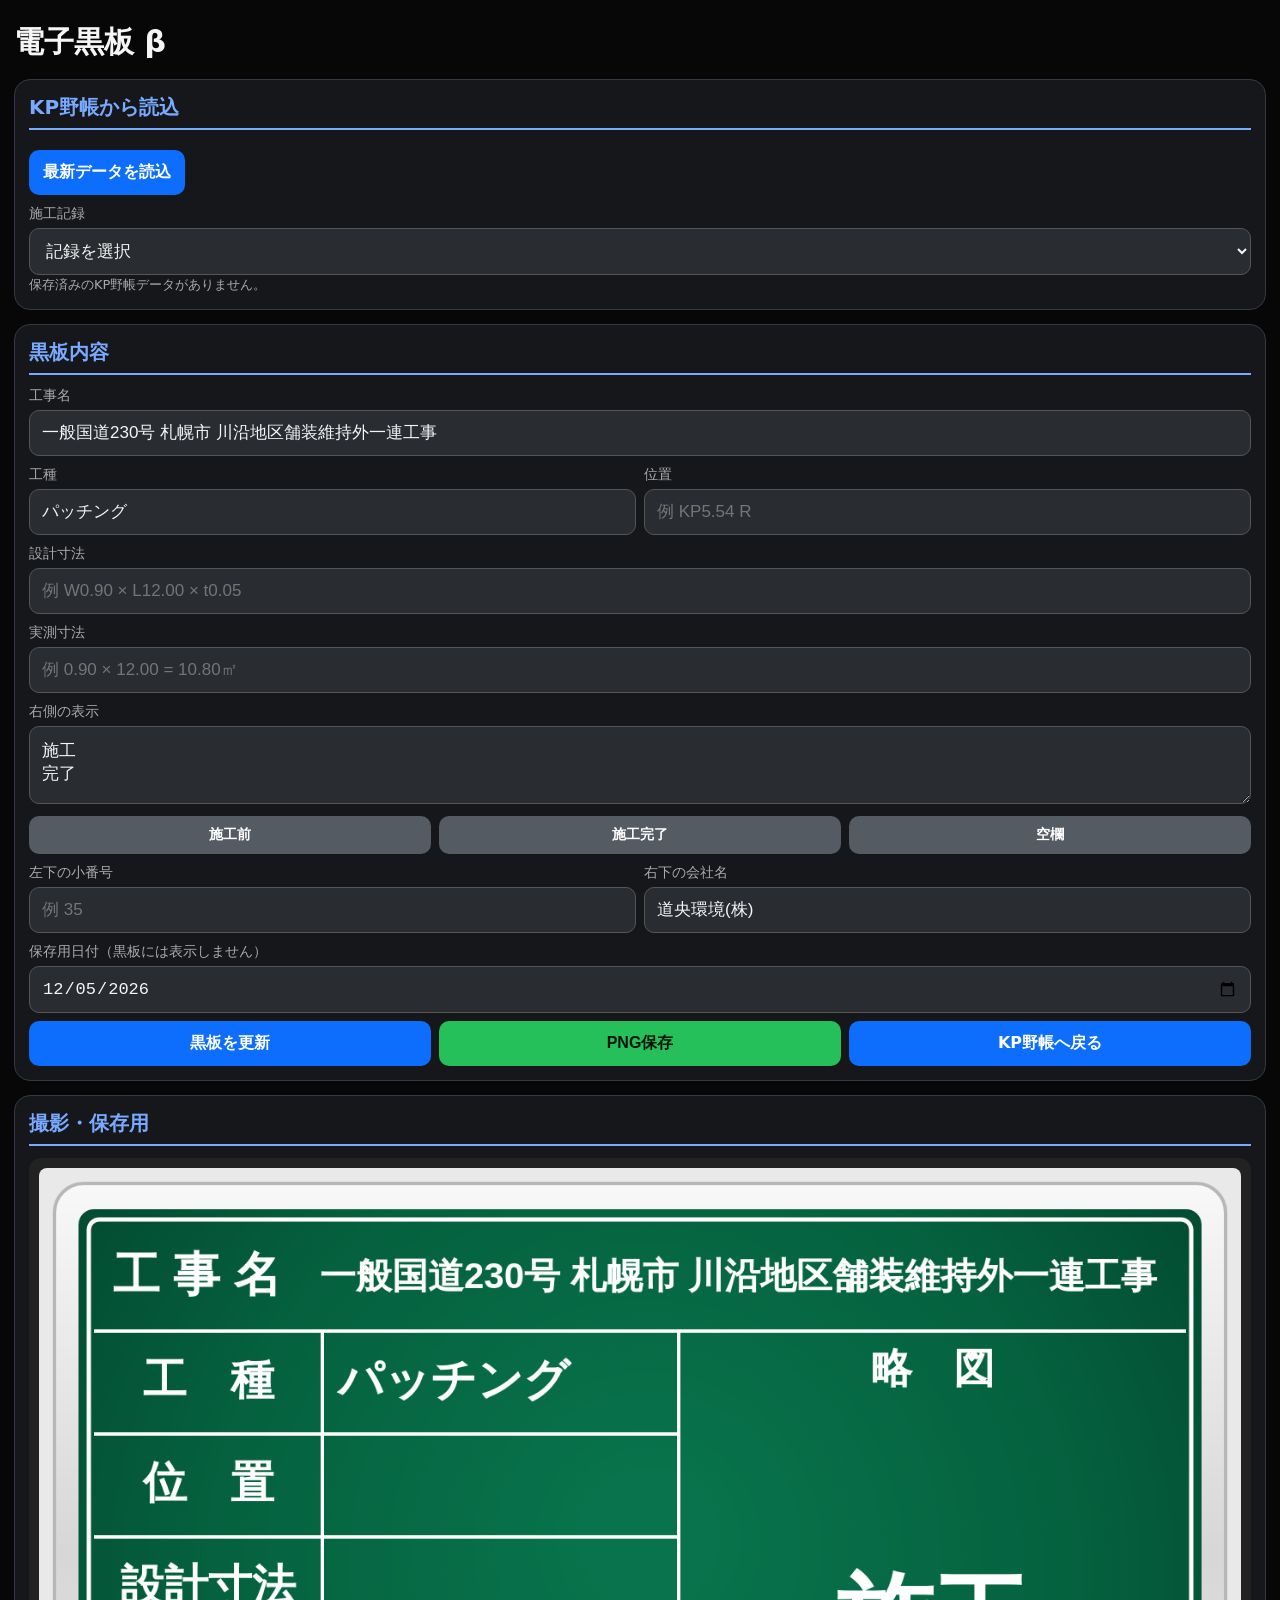
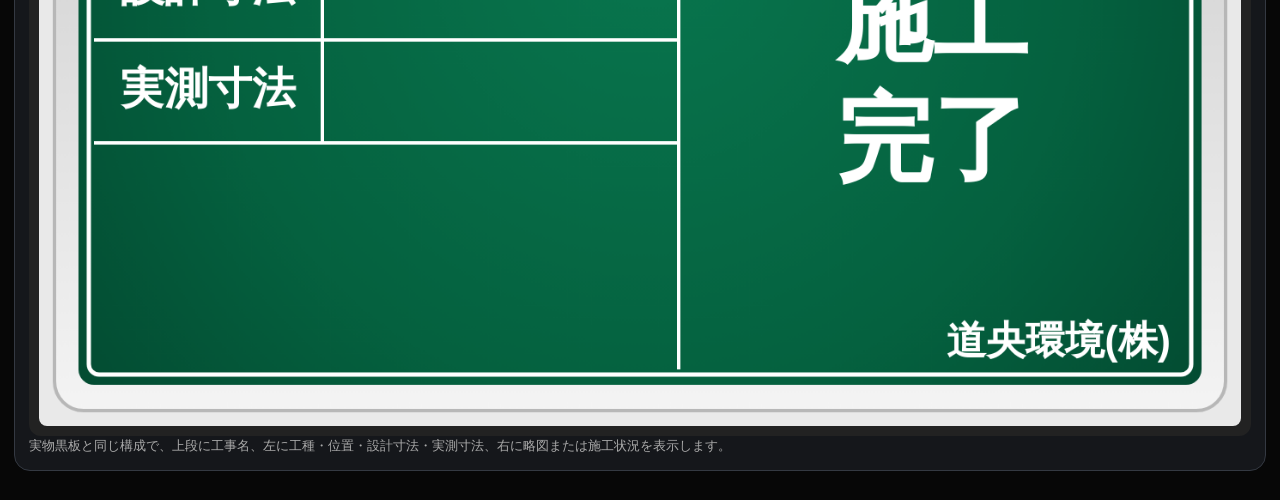
<file: blackboard.html>
<!DOCTYPE html>
<html lang="ja">
<head>
<meta charset="UTF-8">
<meta name="viewport" content="width=device-width, initial-scale=1.0">
<title>KP野帳 電子黒板 β</title>
<style>
:root{
  --bg:#070707;--card:#15171b;--text:#f5f5f5;--muted:#aaa;
  --blue:#79aaff;--green:#25c05a;--line:#343942;--gray:#555b63;
}
*{box-sizing:border-box}
body{margin:0;padding:14px;background:var(--bg);color:var(--text);font-family:system-ui,-apple-system,"Segoe UI",sans-serif}
h1{font-size:30px;margin:8px 0 16px}
h2{font-size:20px;color:var(--blue);border-bottom:2px solid var(--blue);padding-bottom:7px;margin:0 0 12px}
.card{background:var(--card);border:1px solid var(--line);border-radius:16px;padding:14px;margin-bottom:14px}
label{display:block;color:var(--muted);font-size:14px;margin-top:10px}
input,select,textarea{width:100%;padding:12px;margin-top:5px;border-radius:10px;border:1px solid #555;background:#292c31;color:var(--text);font-size:17px}
textarea{min-height:78px;resize:vertical}
button,a.btn{display:inline-block;border:0;border-radius:10px;padding:12px 14px;font-size:16px;font-weight:800;color:#fff;background:#0d6efd;margin-top:8px;text-decoration:none}
.btn-green{background:var(--green);color:#031407}.btn-gray{background:var(--gray)}
.row{display:flex;gap:8px}.row>div{flex:1}.sub{font-size:13px;color:var(--muted);line-height:1.5}
.preview-wrap{background:#222;border-radius:12px;padding:10px;overflow:auto}
canvas{display:block;width:100%;height:auto;background:#e9e9e9;border-radius:8px}
.toolbar,.quick-buttons{display:flex;gap:8px;flex-wrap:wrap}.toolbar>*{flex:1;min-width:140px;text-align:center}
.quick-buttons button{flex:1;min-width:100px;font-size:14px;padding:10px}
@media(max-width:560px){.row{display:block}.toolbar>*{min-width:100%}}
</style>
</head>
<body>
<h1>電子黒板 β</h1>

<div class="card">
  <h2>KP野帳から読込</h2>
  <button onclick="loadYacho()">最新データを読込</button>
  <label>施工記録</label>
  <select id="recordSelect" onchange="applyRecord()"><option value="">記録を選択</option></select>
  <div class="sub" id="loadInfo">端末内のKP野帳データを使用します。</div>
</div>

<div class="card">
  <h2>黒板内容</h2>
  <label>工事名</label>
  <input id="project" value="一般国道230号 札幌市 川沿地区舗装維持外一連工事">

  <div class="row">
    <div><label>工種</label><input id="work" value="パッチング"></div>
    <div><label>位置</label><input id="position" placeholder="例 KP5.54 R"></div>
  </div>

  <label>設計寸法</label>
  <input id="designMeasure" placeholder="例 W0.90 × L12.00 × t0.05">

  <label>実測寸法</label>
  <input id="actualMeasure" placeholder="例 0.90 × 12.00 = 10.80㎡">

  <label>右側の表示</label>
  <textarea id="rightText" placeholder="例 施工&#10;完了">施工
完了</textarea>
  <div class="quick-buttons">
    <button class="btn-gray" onclick="setRightText('施工前')">施工前</button>
    <button class="btn-gray" onclick="setRightText('施工\n完了')">施工完了</button>
    <button class="btn-gray" onclick="setRightText('')">空欄</button>
  </div>

  <div class="row">
    <div><label>左下の小番号</label><input id="smallNo" inputmode="numeric" placeholder="例 35"></div>
    <div><label>右下の会社名</label><input id="company" value="道央環境(株)"></div>
  </div>

  <label>保存用日付（黒板には表示しません）</label>
  <input id="date" type="date">

  <div class="toolbar">
    <button onclick="drawBoard()">黒板を更新</button>
    <button class="btn-green" onclick="downloadPng()">PNG保存</button>
    <a class="btn btn-gray" href="./">KP野帳へ戻る</a>
  </div>
</div>

<div class="card">
  <h2>撮影・保存用</h2>
  <div class="preview-wrap"><canvas id="board" width="1400" height="1000"></canvas></div>
  <div class="sub">実物黒板と同じ構成で、上段に工事名、左に工種・位置・設計寸法・実測寸法、右に略図または施工状況を表示します。</div>
</div>

<script>
const ids=["project","work","position","designMeasure","actualMeasure","rightText","smallNo","company","date"];
const FONT='"Yu Gothic","Hiragino Kaku Gothic ProN","Noto Sans JP",sans-serif';

function v(id){return document.getElementById(id).value.trim()}
function formatKP(x){const n=parseFloat(x);return Number.isFinite(n)?n.toFixed(2):String(x||"")}
function displayNo(it){return it.branch?`${it.no}-${it.branch}`:String(it.no||"")}
function today(){return new Date().toISOString().slice(0,10)}

function loadYacho(){
  const raw=localStorage.getItem("kp_yacho_v12");
  const sel=document.getElementById("recordSelect");
  sel.innerHTML='<option value="">記録を選択</option>';
  if(!raw){document.getElementById("loadInfo").innerText="保存済みのKP野帳データがありません。";return}
  try{
    const d=JSON.parse(raw);
    window.yachoData=d;
    document.getElementById("date").value=d.date||today();
    (d.items||[]).forEach((it,i)=>{
      const op=document.createElement("option");
      op.value=String(i);
      op.textContent=`No.${displayNo(it)} / KP${formatKP(it.kp)} ${it.side||""} / ${Number(it.area||0).toFixed(2)}㎡`;
      sel.appendChild(op);
    });
    document.getElementById("loadInfo").innerText=`${(d.items||[]).length}件を読み込みました。`;
    drawBoard();
  }catch(e){
    document.getElementById("loadInfo").innerText="データ読込に失敗しました。";
  }
}

function applyRecord(){
  const i=parseInt(document.getElementById("recordSelect").value,10);
  const d=window.yachoData;
  if(!d||!Number.isInteger(i)||!d.items?.[i])return;
  const it=d.items[i];
  document.getElementById("date").value=it.date||d.date||today();
  document.getElementById("position").value=it.kp?`KP${formatKP(it.kp)} ${it.side||""}`:"";
  document.getElementById("actualMeasure").value=`${it.formula||""}${it.area!==undefined?` = ${Number(it.area||0).toFixed(2)}㎡`:""}`;
  document.getElementById("smallNo").value=displayNo(it);
  drawBoard();
}

function setRightText(text){
  document.getElementById("rightText").value=text;
  drawBoard();
}

function roundedRect(ctx,x,y,w,h,r){
  const rr=Math.min(r,w/2,h/2);
  ctx.beginPath();
  ctx.moveTo(x+rr,y);
  ctx.arcTo(x+w,y,x+w,y+h,rr);
  ctx.arcTo(x+w,y+h,x,y+h,rr);
  ctx.arcTo(x,y+h,x,y,rr);
  ctx.arcTo(x,y,x+w,y,rr);
  ctx.closePath();
}

function fitText(ctx,text,maxWidth,startSize,minSize=22,weight=700){
  let size=startSize;
  while(size>minSize){
    ctx.font=`${weight} ${size}px ${FONT}`;
    if(ctx.measureText(text).width<=maxWidth)break;
    size-=2;
  }
  return size;
}

function drawCenteredText(ctx,text,x,y,w,h,startSize,minSize=22,weight=700){
  const value=String(text||"");
  const size=fitText(ctx,value,w-28,startSize,minSize,weight);
  ctx.font=`${weight} ${size}px ${FONT}`;
  ctx.fillStyle="#fff";
  ctx.textAlign="center";
  ctx.textBaseline="middle";
  ctx.fillText(value,x+w/2,y+h/2);
}

function drawLeftText(ctx,text,x,y,w,h,startSize,minSize=22,weight=700,pad=22){
  const value=String(text||"");
  const size=fitText(ctx,value,w-pad*2,startSize,minSize,weight);
  ctx.font=`${weight} ${size}px ${FONT}`;
  ctx.fillStyle="#fff";
  ctx.textAlign="left";
  ctx.textBaseline="middle";
  ctx.fillText(value,x+pad,y+h/2);
}

function drawRightAreaText(ctx,text,x,y,w,h){
  const raw=String(text||"").trim();
  if(!raw)return;
  let lines=raw.split(/\n+/).map(s=>s.trim()).filter(Boolean);
  if(lines.length===1 && lines[0].length>=4 && !lines[0].includes(" ")){
    const s=lines[0];
    lines=[s.slice(0,Math.ceil(s.length/2)),s.slice(Math.ceil(s.length/2))];
  }
  lines=lines.slice(0,4);
  let size=112;
  const maxWidth=w-80;
  const maxHeight=h-150;
  while(size>42){
    ctx.font=`800 ${size}px ${FONT}`;
    const widest=Math.max(...lines.map(line=>ctx.measureText(line).width));
    const total=lines.length*size*1.25;
    if(widest<=maxWidth&&total<=maxHeight)break;
    size-=4;
  }
  ctx.fillStyle="#fff";
  ctx.textAlign="center";
  ctx.textBaseline="middle";
  ctx.font=`800 ${size}px ${FONT}`;
  const lineH=size*1.25;
  const totalH=(lines.length-1)*lineH;
  const startY=y+h/2-totalH/2+24;
  lines.forEach((line,i)=>ctx.fillText(line,x+w/2,startY+i*lineH));
}

function drawBoard(){
  const c=document.getElementById("board");
  const ctx=c.getContext("2d");
  ctx.clearRect(0,0,c.width,c.height);

  const metal=ctx.createLinearGradient(0,0,0,c.height);
  metal.addColorStop(0,"#fafafa");
  metal.addColorStop(0.45,"#d7d7d7");
  metal.addColorStop(1,"#f5f5f5");
  ctx.fillStyle=metal;
  roundedRect(ctx,18,18,1364,964,34);
  ctx.fill();
  ctx.strokeStyle="#b7b7b7";
  ctx.lineWidth=4;
  ctx.stroke();

  const boardX=46,boardY=48,boardW=1308,boardH=904;
  const green=ctx.createRadialGradient(710,430,80,700,500,820);
  green.addColorStop(0,"#08734c");
  green.addColorStop(0.58,"#05613f");
  green.addColorStop(1,"#034a31");
  ctx.fillStyle=green;
  roundedRect(ctx,boardX,boardY,boardW,boardH,18);
  ctx.fill();

  ctx.strokeStyle="#fff";
  ctx.lineWidth=5;
  roundedRect(ctx,boardX+12,boardY+12,boardW-24,boardH-24,12);
  ctx.stroke();

  const innerX=boardX+18;
  const innerY=boardY+18;
  const innerW=boardW-36;
  const innerH=boardH-36;
  const headerH=124;
  const contentY=innerY+headerH;
  const contentH=innerH-headerH;
  const leftW=Math.round(innerW*0.535);
  const rightX=innerX+leftW;
  const rightW=innerW-leftW;
  const labelW=Math.round(leftW*0.39);
  const rowH=120;

  ctx.strokeStyle="#fff";
  ctx.lineWidth=4;

  // 工事名帯
  ctx.beginPath();
  ctx.moveTo(innerX,contentY);
  ctx.lineTo(innerX+innerW,contentY);
  ctx.stroke();
  drawLeftText(ctx,"工 事 名",innerX,innerY,245,headerH,57,36,700,22);
  drawLeftText(ctx,v("project"),innerX+245,innerY,innerW-245,headerH,54,27,700,18);

  // 左右分割
  ctx.beginPath();
  ctx.moveTo(rightX,contentY);
  ctx.lineTo(rightX,innerY+innerH);
  ctx.stroke();

  const labels=["工　種","位　置","設計寸法","実測寸法"];
  const values=[v("work"),v("position"),v("designMeasure"),v("actualMeasure")];
  for(let i=0;i<4;i++){
    const y=contentY+i*rowH;
    ctx.beginPath();
    ctx.moveTo(innerX,y+rowH);
    ctx.lineTo(rightX,y+rowH);
    ctx.stroke();
    ctx.beginPath();
    ctx.moveTo(innerX+labelW,y);
    ctx.lineTo(innerX+labelW,y+rowH);
    ctx.stroke();
    drawCenteredText(ctx,labels[i],innerX,y,labelW,rowH,51,30,700);
    drawLeftText(ctx,values[i],innerX+labelW,y,leftW-labelW,rowH,53,26,700,18);
  }

  // 右側の略図欄
  drawCenteredText(ctx,"略　図",rightX,contentY,rightW,94,48,30,700);
  drawRightAreaText(ctx,v("rightText"),rightX,contentY+72,rightW,contentH-110);

  // 左下の小番号、右下の会社名
  ctx.fillStyle="#fff";
  ctx.textBaseline="alphabetic";
  ctx.textAlign="left";
  ctx.font=`600 25px ${FONT}`;
  ctx.fillText(v("smallNo"),innerX+14,innerY+innerH-14);

  ctx.textAlign="right";
  const company=v("company");
  const companySize=fitText(ctx,company,rightW-40,46,28,700);
  ctx.font=`700 ${companySize}px ${FONT}`;
  ctx.fillText(company,innerX+innerW-18,innerY+innerH-18);

  saveDraft();
}

function downloadPng(){
  drawBoard();
  const c=document.getElementById("board");
  const a=document.createElement("a");
  const name=(v("date")||today())+"_No"+(v("smallNo")||"未設定")+"_黒板.png";
  a.download=name.replace(/[\\/:*?"<>|]/g,"_");
  a.href=c.toDataURL("image/png");
  a.click();
}

function saveDraft(){
  const d={};
  ids.forEach(id=>d[id]=document.getElementById(id).value);
  localStorage.setItem("kp_blackboard_draft_v2",JSON.stringify(d));
}

function loadDraft(){
  try{
    const d=JSON.parse(localStorage.getItem("kp_blackboard_draft_v2")||"{}");
    ids.forEach(id=>{if(d[id]!==undefined)document.getElementById(id).value=d[id]});
  }catch(e){}
  if(!v("date"))document.getElementById("date").value=today();
}

ids.forEach(id=>document.getElementById(id).addEventListener("input",drawBoard));
loadDraft();
loadYacho();
drawBoard();
</script>
</body>
</html>
</file>
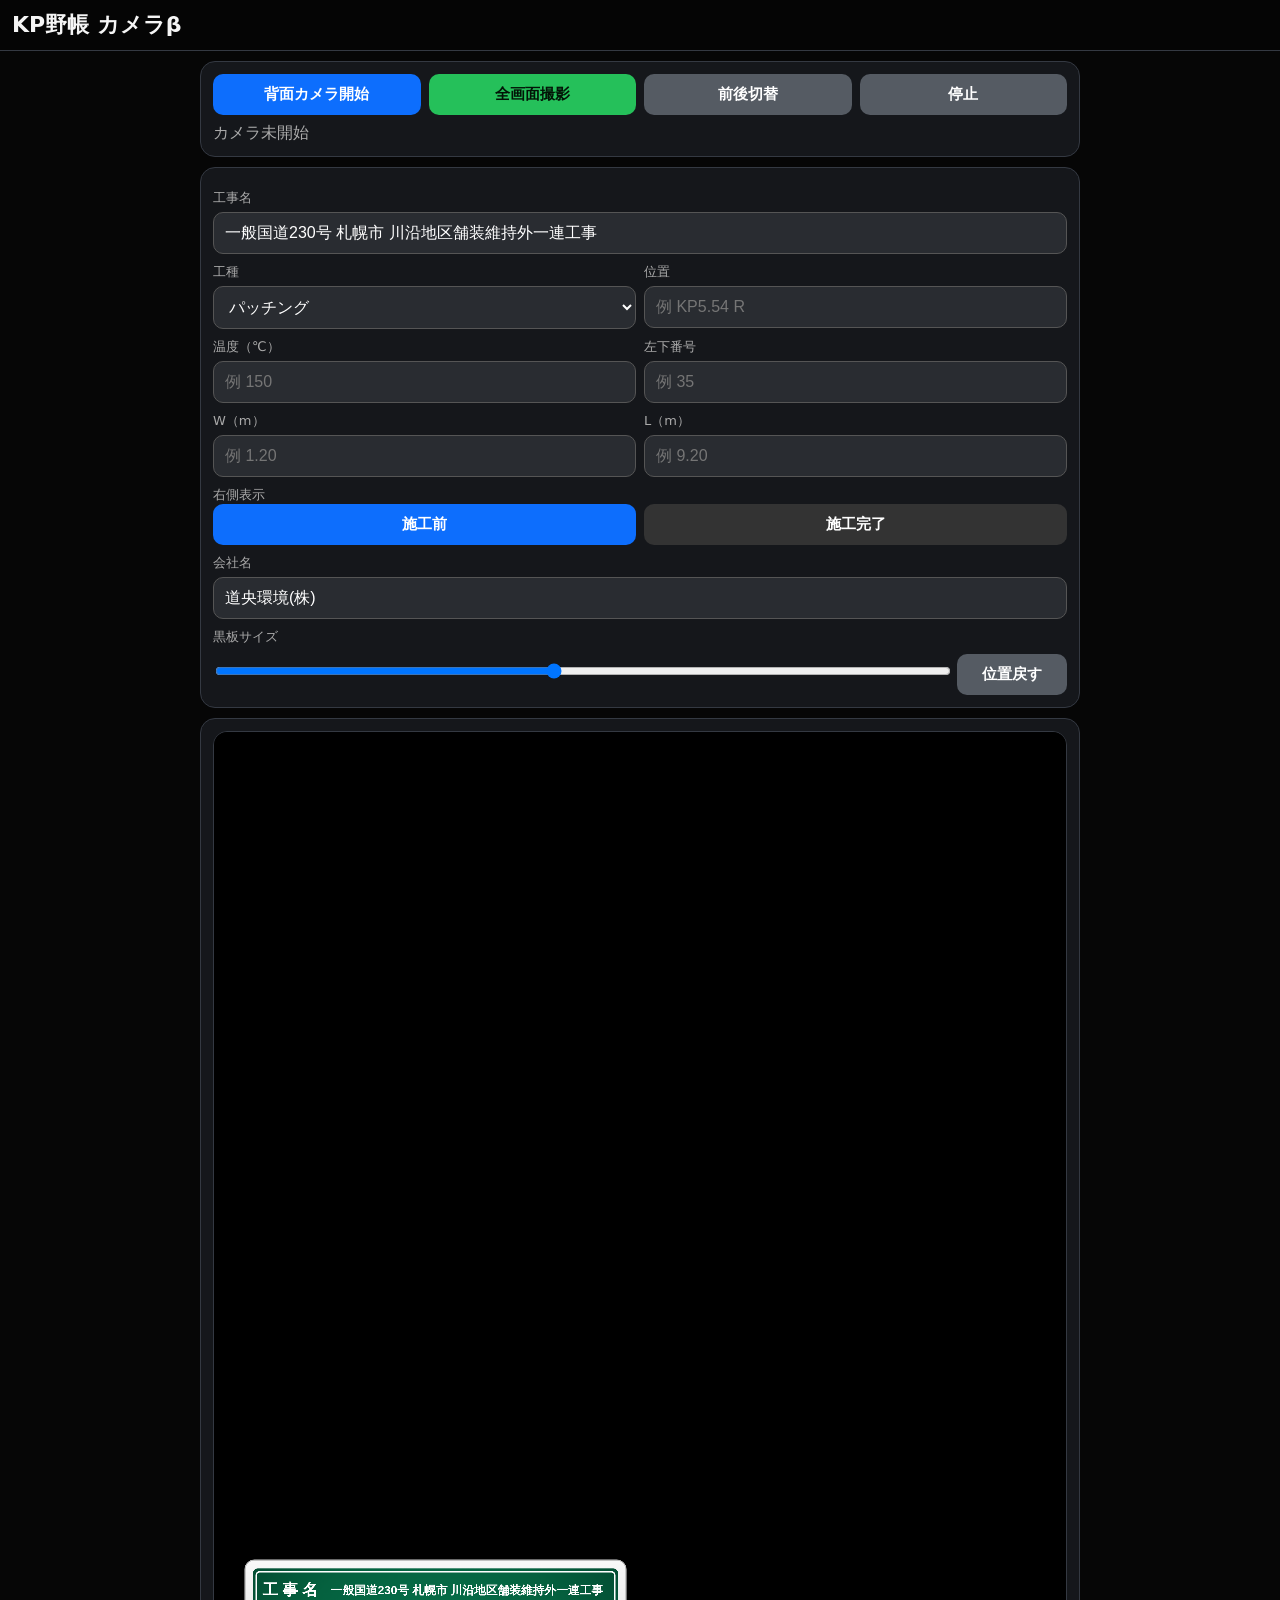
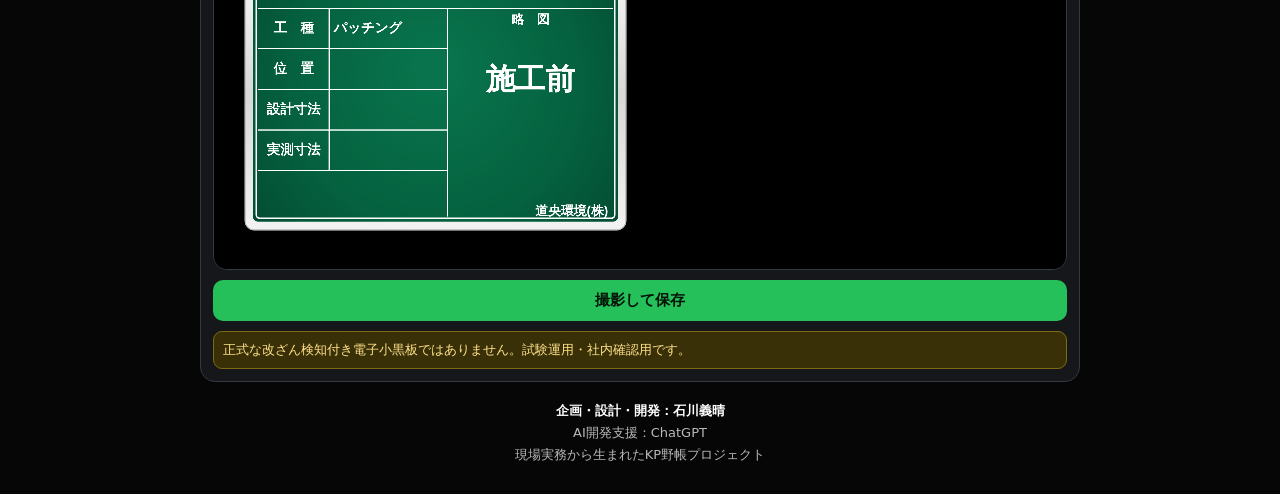
<file: camera.html>
<!DOCTYPE html>
<html lang="ja">
<head>
<meta charset="UTF-8">
<meta name="viewport" content="width=device-width,initial-scale=1,viewport-fit=cover">
<title>KP野帳 カメラβ</title>
<style>
:root{--bg:#060606;--card:#15171b;--text:#f5f5f5;--muted:#aaa;--green:#25c05a;--gray:#555b63;--line:#343942}*{box-sizing:border-box}body{margin:0;background:var(--bg);color:var(--text);font-family:system-ui,-apple-system,"Segoe UI",sans-serif}header{position:sticky;top:0;z-index:20;background:#060606ee;padding:10px 12px;border-bottom:1px solid var(--line)}header h1{margin:0;font-size:22px}main{padding:10px;max-width:900px;margin:auto}.card{background:var(--card);border:1px solid var(--line);border-radius:15px;padding:12px;margin-bottom:10px}label{display:block;color:var(--muted);font-size:13px;margin-top:9px}input,select{width:100%;padding:11px;margin-top:5px;border-radius:10px;border:1px solid #555;background:#292c31;color:#fff;font-size:16px}button{border:0;border-radius:10px;padding:11px 13px;font-size:15px;font-weight:800;color:#fff;background:#0d6efd;text-align:center;touch-action:manipulation}.btn-green{background:var(--green);color:#031407}.btn-gray{background:var(--gray)}.toolbar,.row,.state-tabs{display:flex;gap:8px;flex-wrap:wrap}.toolbar>*{flex:1;min-width:130px}.row>*{flex:1;min-width:160px}.state-tabs button{flex:1;background:#333}.state-tabs button.active{background:#0d6efd}.range-row{display:grid;grid-template-columns:1fr 110px;gap:8px;align-items:end}.camera-card{position:relative}.camera-shell{position:relative;width:100%;aspect-ratio:3/4;background:#111;overflow:hidden;border-radius:14px;border:1px solid var(--line);touch-action:none}video{position:absolute;inset:0;width:100%;height:100%;object-fit:cover;background:#000}#overlay{position:absolute;left:3%;bottom:3%;width:46%;max-width:560px;min-width:150px;cursor:move;touch-action:none;filter:drop-shadow(0 2px 5px #000c)}#overlay canvas{display:block;width:100%;height:auto}.capture-bar{display:flex;margin-top:10px}.capture-bar button{flex:1}.warn{margin-top:10px;background:#3a3008;border:1px solid #7e6a12;color:#ffe28a;padding:9px;border-radius:9px;font-size:13px}.credit{text-align:center;color:#b9b9b9;font-size:13px;line-height:1.7;padding:8px 12px 18px}.credit strong{color:#fff}.fullscreen-controls,.rotate-guide,.capture-flash{display:none}body.shooting-mode{overflow:hidden;background:#000}body.shooting-mode header,body.shooting-mode main>.card:not(.camera-card),body.shooting-mode .camera-card>.warn,body.shooting-mode .capture-bar,body.shooting-mode .credit{display:none!important}body.shooting-mode main{padding:0;max-width:none;width:100vw;height:100dvh}body.shooting-mode .camera-card{margin:0;padding:0;border:0;border-radius:0;width:100vw;height:100dvh}body.shooting-mode .camera-shell{position:fixed;inset:0;width:100vw;height:100dvh;aspect-ratio:auto;border:0;border-radius:0;z-index:100}body.shooting-mode .fullscreen-controls{display:flex;position:fixed;z-index:1000;top:0;right:0;bottom:0;width:118px;gap:18px;flex-direction:column;align-items:center;justify-content:center;background:linear-gradient(90deg,transparent,#000d)}body.shooting-mode .fullscreen-controls button{width:94px;min-height:54px;background:#222d}body.shooting-mode .fullscreen-controls .full-shutter{width:82px;height:82px;min-width:82px;border-radius:50%;padding:0;border:7px solid #fff;background:#fff;box-shadow:0 0 0 4px #0008}body.shooting-mode .capture-flash{display:block;position:fixed;inset:0;z-index:2000;background:#fff;opacity:0;pointer-events:none;transition:opacity .12s}body.shooting-mode .capture-flash.on{opacity:.88}@media(orientation:portrait){body.shooting-mode .rotate-guide{display:flex;position:fixed;inset:0;z-index:1500;background:#000d;align-items:center;justify-content:center;text-align:center;font-size:24px;font-weight:900;padding:24px}body.shooting-mode .fullscreen-controls{opacity:.25}}@media(max-width:560px){.row{display:block}.toolbar>*{min-width:100%}.range-row{grid-template-columns:1fr 92px}}
</style>
</head>
<body>
<header><h1>KP野帳 カメラβ</h1></header>
<main>
<div class="card"><div class="toolbar"><button onclick="startCamera()">背面カメラ開始</button><button class="btn-green" onclick="enterShootingMode()">全画面撮影</button><button class="btn-gray" onclick="switchCamera()">前後切替</button><button class="btn-gray" onclick="stopCamera()">停止</button></div><div id="cameraStatus" style="margin-top:8px;color:#aaa">カメラ未開始</div></div>
<div class="card">
<label>工事名</label><input id="project" value="一般国道230号 札幌市 川沿地区舗装維持外一連工事">
<div class="row"><div><label>工種</label><select id="workType"><option value="パッチング">パッチング</option><option value="投げ込み">投げ込み</option></select></div><div><label>位置</label><input id="position" placeholder="例 KP5.54 R"></div></div>
<div class="row"><div><label>温度（℃）</label><input id="temperature" inputmode="decimal" placeholder="例 150"></div><div><label>左下番号</label><input id="smallNo" inputmode="numeric" placeholder="例 35"></div></div>
<div class="row"><div><label>W（m）</label><input id="widthM" inputmode="decimal" placeholder="例 1.20"></div><div><label>L（m）</label><input id="lengthM" inputmode="decimal" placeholder="例 9.20"></div></div>
<label>右側表示</label><div class="state-tabs"><button id="beforeBtn" class="active" onclick="setState('施工前')">施工前</button><button id="doneBtn" onclick="setState('施工完了')">施工完了</button></div>
<label>会社名</label><input id="company" value="道央環境(株)">
<div class="range-row"><div><label>黒板サイズ</label><input id="sizeRange" type="range" min="24" max="72" value="46" oninput="resizeOverlay()"></div><button class="btn-gray" onclick="resetOverlay()">位置戻す</button></div>
</div>
<div class="card camera-card"><div id="cameraShell" class="camera-shell"><video id="video" autoplay playsinline muted></video><div id="overlay"><canvas id="board" width="1400" height="1000"></canvas></div></div><div class="capture-bar"><button class="btn-green" onclick="capturePhoto()">撮影して保存</button></div><div class="fullscreen-controls"><button id="fullClose">戻る</button><button class="full-shutter" id="fullShutter" aria-label="撮影"></button><button id="fullSwitch">前後切替</button></div><div class="rotate-guide">スマホを横向きにしてください</div><div class="capture-flash" id="captureFlash"></div><div class="warn">正式な改ざん検知付き電子小黒板ではありません。試験運用・社内確認用です。</div></div>
<div class="credit"><strong>企画・設計・開発：石川義晴</strong><br>AI開発支援：ChatGPT<br>現場実務から生まれたKP野帳プロジェクト</div>
</main>
<script>
let stream=null,facingMode='environment',state='施工前',capturing=false,resultUrl='';const $=id=>document.getElementById(id),v=id=>$(id).value.trim();const FONT='"Yu Gothic","Hiragino Kaku Gothic ProN","Noto Sans JP",sans-serif';
function saveSettings(){const d={state,project:v('project'),workType:v('workType'),position:v('position'),temperature:v('temperature'),widthM:v('widthM'),lengthM:v('lengthM'),smallNo:v('smallNo'),company:v('company')};localStorage.setItem('kp_camera_manual_v2',JSON.stringify(d))}
function loadSettings(){try{const d=JSON.parse(localStorage.getItem('kp_camera_manual_v2')||'{}');['project','workType','position','temperature','widthM','lengthM','smallNo','company'].forEach(id=>{if(d[id]!==undefined)$(id).value=d[id]});setState(d.state||'施工前')}catch(e){}}
function setState(s){state=s;$('beforeBtn').classList.toggle('active',s==='施工前');$('doneBtn').classList.toggle('active',s==='施工完了');drawBoard()}
function fit(ctx,text,max,start,min=18,weight=700){let s=start;while(s>min){ctx.font=`${weight} ${s}px ${FONT}`;if(ctx.measureText(String(text||'')).width<=max)break;s-=2}return s}
function rr(ctx,x,y,w,h,r){ctx.beginPath();ctx.roundRect(x,y,w,h,r)}
function drawText(ctx,text,x,y,w,h,start=48,align='left',blank='—'){const value=String(text||blank),s=fit(ctx,value,w-28,start,20,700);ctx.font=`700 ${s}px ${FONT}`;ctx.fillStyle='#fff';ctx.textBaseline='middle';ctx.textAlign=align;ctx.fillText(value,align==='center'?x+w/2:x+16,y+h/2)}
function drawActual(ctx,x,y,w,h){const lines=[];if(v('widthM'))lines.push(`W＝${v('widthM')}m`);if(v('lengthM'))lines.push(`L＝${v('lengthM')}m`);if(v('temperature'))lines.push(`温度 ${v('temperature')}℃`);if(!lines.length)return;const s=Math.min(...lines.map(t=>fit(ctx,t,w-30,42,20,700)));ctx.font=`700 ${s}px ${FONT}`;ctx.fillStyle='#fff';ctx.textAlign='left';ctx.textBaseline='middle';const step=h/(lines.length+1);lines.forEach((t,i)=>ctx.fillText(t,x+16,y+step*(i+1)))}
function drawBoard(){saveSettings();const c=$('board'),ctx=c.getContext('2d');ctx.clearRect(0,0,c.width,c.height);const metal=ctx.createLinearGradient(0,0,0,c.height);metal.addColorStop(0,'#fafafa');metal.addColorStop(.5,'#d8d8d8');metal.addColorStop(1,'#f4f4f4');ctx.fillStyle=metal;rr(ctx,18,18,1364,964,34);ctx.fill();ctx.strokeStyle='#bbb';ctx.lineWidth=4;ctx.stroke();const bx=46,by=48,bw=1308,bh=904,g=ctx.createRadialGradient(700,400,80,700,500,850);g.addColorStop(0,'#08734c');g.addColorStop(.58,'#05613f');g.addColorStop(1,'#034a31');ctx.fillStyle=g;rr(ctx,bx,by,bw,bh,18);ctx.fill();ctx.strokeStyle='#fff';ctx.lineWidth=5;rr(ctx,bx+12,by+12,bw-24,bh-24,12);ctx.stroke();const ix=64,iy=66,iw=1272,ih=868,headerH=124,cy=iy+headerH,leftW=680,rx=ix+leftW,rw=iw-leftW,labelW=255,rowH=145;ctx.lineWidth=4;ctx.beginPath();ctx.moveTo(ix,cy);ctx.lineTo(ix+iw,cy);ctx.stroke();drawText(ctx,'工 事 名',ix,iy,245,headerH,56,'left','');drawText(ctx,v('project'),ix+245,iy,iw-245,headerH,50,'left','工事名');ctx.beginPath();ctx.moveTo(rx,cy);ctx.lineTo(rx,iy+ih);ctx.stroke();const labels=['工　種','位　置','設計寸法','実測寸法'],values=[v('workType'),v('position'),'',''];for(let i=0;i<4;i++){const y=cy+i*rowH;ctx.beginPath();ctx.moveTo(ix,y+rowH);ctx.lineTo(rx,y+rowH);ctx.stroke();ctx.beginPath();ctx.moveTo(ix+labelW,y);ctx.lineTo(ix+labelW,y+rowH);ctx.stroke();drawText(ctx,labels[i],ix,y,labelW,rowH,48,'center','');if(i===3)drawActual(ctx,ix+labelW,y,leftW-labelW,rowH);else if(values[i])drawText(ctx,values[i],ix+labelW,y,leftW-labelW,rowH,48,'left','')}drawText(ctx,'略　図',rx,cy,rw,86,45,'center','');const lines=state==='施工完了'?['施工','完了']:['施工前'];ctx.fillStyle='#fff';ctx.textAlign='center';ctx.textBaseline='middle';ctx.font=`800 106px ${FONT}`;const gap=132,start=cy+260-(lines.length-1)*gap/2;lines.forEach((t,i)=>ctx.fillText(t,rx+rw/2,start+i*gap));ctx.font=`600 25px ${FONT}`;ctx.textAlign='left';ctx.fillText(v('smallNo'),ix+14,iy+ih-14);ctx.textAlign='right';ctx.font=`700 ${fit(ctx,v('company'),rw-40,46,28)}px ${FONT}`;ctx.fillText(v('company'),ix+iw-18,iy+ih-18)}
async function startCamera(){stopCamera();try{stream=await navigator.mediaDevices.getUserMedia({video:{facingMode:{ideal:facingMode},width:{ideal:1920},height:{ideal:1080}},audio:false});$('video').srcObject=stream;await $('video').play();$('cameraStatus').textContent=(facingMode==='environment'?'背面':'前面')+'カメラ起動中';return true}catch(e){$('cameraStatus').textContent='カメラ起動失敗：'+e.message;return false}}
function stopCamera(){if(stream)stream.getTracks().forEach(t=>t.stop());stream=null;$('video').srcObject=null;$('cameraStatus').textContent='カメラ停止中'}async function switchCamera(){facingMode=facingMode==='environment'?'user':'environment';await startCamera()}function resizeOverlay(){$('overlay').style.width=v('sizeRange')+'%'}function resetOverlay(){$('overlay').style.left='3%';$('overlay').style.top='';$('overlay').style.bottom='3%';$('sizeRange').value='46';resizeOverlay()}
async function enterShootingMode(){if(!stream&&!(await startCamera()))return;document.body.classList.add('shooting-mode');try{if(document.documentElement.requestFullscreen&&!document.fullscreenElement)await document.documentElement.requestFullscreen()}catch(e){}try{await screen.orientation?.lock?.('landscape')}catch(e){}}
async function exitShootingMode(){document.body.classList.remove('shooting-mode');try{if(document.fullscreenElement)await document.exitFullscreen()}catch(e){}try{screen.orientation?.unlock?.()}catch(e){}}
(function(){const el=$('overlay'),shell=$('cameraShell');let drag=false,sx=0,sy=0,sl=0,st=0;el.addEventListener('pointerdown',e=>{drag=true;el.setPointerCapture(e.pointerId);const a=el.getBoundingClientRect(),b=shell.getBoundingClientRect();sx=e.clientX;sy=e.clientY;sl=a.left-b.left;st=a.top-b.top;el.style.bottom='auto';e.preventDefault()});el.addEventListener('pointermove',e=>{if(!drag)return;const b=shell.getBoundingClientRect(),a=el.getBoundingClientRect();let l=sl+e.clientX-sx,t=st+e.clientY-sy;l=Math.max(0,Math.min(l,b.width-a.width));t=Math.max(0,Math.min(t,b.height-a.height));el.style.left=l+'px';el.style.top=t+'px';e.preventDefault()});el.addEventListener('pointerup',()=>drag=false)})();
function flash(){const f=$('captureFlash');f.classList.add('on');setTimeout(()=>f.classList.remove('on'),110)}function capturePhoto(){if(capturing||!stream||!$('video').videoWidth)return alert('先にカメラを開始してください。');capturing=true;flash();drawBoard();const video=$('video'),out=document.createElement('canvas'),ctx=out.getContext('2d');out.width=video.videoWidth;out.height=video.videoHeight;ctx.drawImage(video,0,0,out.width,out.height);const shell=$('cameraShell').getBoundingClientRect(),ov=$('overlay').getBoundingClientRect();ctx.drawImage($('board'),(ov.left-shell.left)*out.width/shell.width,(ov.top-shell.top)*out.height/shell.height,ov.width*out.width/shell.width,ov.height*out.height/shell.height);resultUrl=out.toDataURL('image/jpeg',.94);const a=document.createElement('a');a.href=resultUrl;a.download=new Date().toISOString().replace(/[:.]/g,'-')+'_KP野帳カメラ.jpg';document.body.appendChild(a);a.click();a.remove();setTimeout(()=>capturing=false,500)}
['project','workType','position','temperature','widthM','lengthM','smallNo','company'].forEach(id=>$(id).addEventListener('input',drawBoard));$('fullShutter').addEventListener('pointerup',e=>{e.preventDefault();capturePhoto()});$('fullClose').addEventListener('pointerup',e=>{e.preventDefault();exitShootingMode()});$('fullSwitch').addEventListener('pointerup',e=>{e.preventDefault();switchCamera()});window.addEventListener('beforeunload',stopCamera);loadSettings();resizeOverlay();drawBoard();
</script>
</body>
</html>
</file>
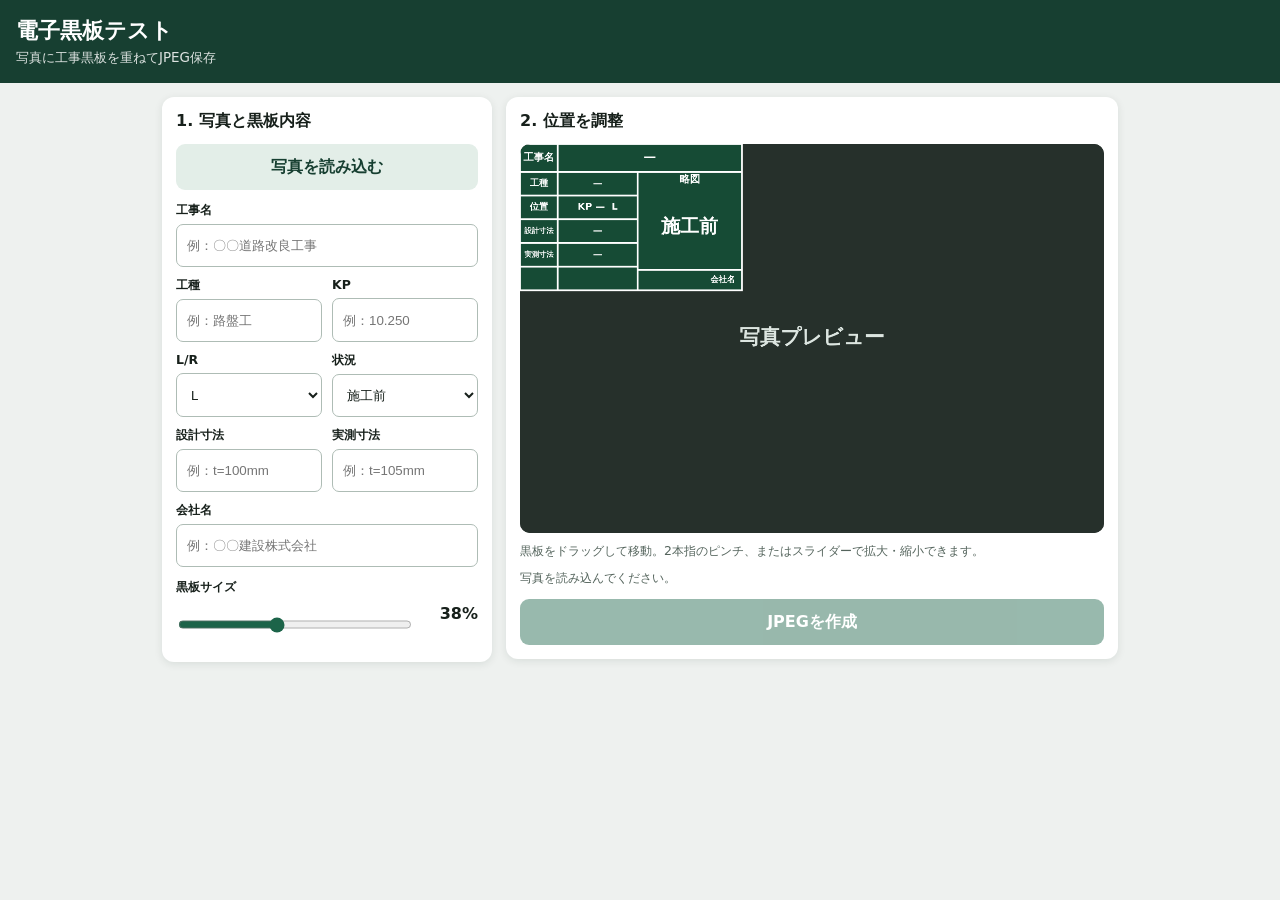
<file: electronic-board-test.html>
<!doctype html>
<html lang="ja">
<head>
  <meta charset="utf-8">
  <meta name="viewport" content="width=device-width, initial-scale=1, viewport-fit=cover">
  <title>電子黒板テスト</title>
  <style>
    :root { color-scheme: light; font-family: system-ui, -apple-system, "Noto Sans JP", sans-serif; }
    * { box-sizing: border-box; }
    body { margin: 0; background: #eef1ef; color: #17201b; }
    header { padding: 16px max(16px, env(safe-area-inset-left)); background: #173f31; color: #fff; }
    header h1 { margin: 0; font-size: 1.35rem; }
    header p { margin: 4px 0 0; font-size: .84rem; opacity: .85; }
    main { width: min(100%, 980px); margin: auto; padding: 14px 12px calc(28px + env(safe-area-inset-bottom)); }
    .panel { margin-bottom: 14px; padding: 14px; border-radius: 12px; background: #fff; box-shadow: 0 2px 9px #0d2a1c18; }
    h2 { margin: 0 0 12px; font-size: 1rem; }
    .file-label, button, .save-link { display: flex; align-items: center; justify-content: center; min-height: 46px; border: 0; border-radius: 9px; font: inherit; font-weight: 700; cursor: pointer; }
    .file-label { background: #e3eee8; color: #173f31; }
    input[type="file"] { position: absolute; width: 1px; height: 1px; overflow: hidden; clip-path: inset(50%); }
    .fields { display: grid; grid-template-columns: 1fr 1fr; gap: 10px; }
    label { display: grid; gap: 5px; font-size: .78rem; font-weight: 700; }
    label.wide { grid-column: 1 / -1; }
    input, select, textarea { width: 100%; min-height: 43px; padding: 9px 10px; border: 1px solid #aebcb5; border-radius: 7px; background: #fff; color: #17201b; font: 16px/1.3 inherit; }
    textarea { min-height: 68px; resize: vertical; }
    .scale-row { display: grid; grid-template-columns: 1fr auto; align-items: center; gap: 12px; margin-top: 12px; }
    input[type="range"] { padding: 0; accent-color: #1c6449; }
    output { min-width: 3.5em; text-align: right; font-weight: 700; }
    .stage-wrap { overflow: hidden; border-radius: 10px; background: #26302b; touch-action: none; }
    canvas { display: block; width: 100%; height: auto; max-height: 68vh; object-fit: contain; touch-action: none; }
    .hint, #status { margin: 10px 0 0; color: #54645c; font-size: .78rem; }
    .actions { display: grid; grid-template-columns: 1fr; gap: 8px; margin-top: 12px; }
    button { width: 100%; background: #1c6449; color: #fff; }
    button:disabled { cursor: not-allowed; opacity: .45; }
    .save-link { background: #173f31; color: #fff; text-decoration: none; }
    .hidden { display: none; }
    @media (min-width: 720px) {
      main { display: grid; grid-template-columns: 330px 1fr; align-items: start; gap: 14px; }
      .controls { grid-row: span 2; }
      .panel { margin-bottom: 0; }
    }
  </style>
</head>
<body>
  <header>
    <h1>電子黒板テスト</h1>
    <p>写真に工事黒板を重ねてJPEG保存</p>
  </header>
  <main>
    <section class="panel controls" aria-labelledby="settings-title">
      <h2 id="settings-title">1. 写真と黒板内容</h2>
      <label class="file-label" for="photo">写真を読み込む</label>
      <input id="photo" type="file" accept="image/*">
      <div class="fields" style="margin-top:12px">
        <label class="wide">工事名<input id="projectName" autocomplete="off" placeholder="例：〇〇道路改良工事"></label>
        <label>工種<input id="workType" autocomplete="off" placeholder="例：路盤工"></label>
        <label>KP<input id="kp" autocomplete="off" placeholder="例：10.250"></label>
        <label>L/R<select id="side"><option value="L">L</option><option value="R">R</option><option value="L/R">L/R</option></select></label>
        <label>状況<select id="phase"><option>施工前</option><option>施工完了</option></select></label>
        <label>設計寸法<input id="designSize" autocomplete="off" placeholder="例：t=100mm"></label>
        <label>実測寸法<input id="actualSize" autocomplete="off" placeholder="例：t=105mm"></label>
        <label class="wide">会社名<input id="company" autocomplete="organization" placeholder="例：〇〇建設株式会社"></label>
      </div>
      <div class="scale-row">
        <label for="scale">黒板サイズ<input id="scale" type="range" min="15" max="70" value="38"></label>
        <output id="scaleValue" for="scale">38%</output>
      </div>
    </section>

    <section class="panel" aria-labelledby="preview-title">
      <h2 id="preview-title">2. 位置を調整</h2>
      <div class="stage-wrap"><canvas id="canvas" width="1200" height="800" aria-label="写真と電子黒板のプレビュー"></canvas></div>
      <p class="hint">黒板をドラッグして移動。2本指のピンチ、またはスライダーで拡大・縮小できます。</p>
      <p id="status" role="status">写真を読み込んでください。</p>
      <div class="actions">
        <button id="save" type="button" disabled>JPEGを作成</button>
        <a id="download" class="save-link hidden" download="electronic-board.jpg">JPEGを保存</a>
      </div>
    </section>
  </main>

  <script>
    (() => {
      'use strict';
      const $ = (id) => document.getElementById(id);
      const canvas = $('canvas');
      const ctx = canvas.getContext('2d');
      const photo = new Image();
      const state = { loaded: false, x: 0, y: 0, scale: .38, pointers: new Map(), dragOffsetX: 0, dragOffsetY: 0, pinchDistance: 0, pinchScale: .38 };
      const fields = ['projectName', 'workType', 'kp', 'side', 'phase', 'designSize', 'actualSize', 'company'];

      function boardSize() {
        const width = canvas.width * state.scale;
        return { width, height: width * .66 };
      }

      function fitText(text, maxWidth, initialSize, weight = 700) {
        let size = initialSize;
        do { ctx.font = `${weight} ${size}px system-ui, sans-serif`; size -= 1; } while (size > 10 && ctx.measureText(text).width > maxWidth);
      }

      function drawBoard() {
        const { width: w, height: h } = boardSize();
        const x = state.x, y = state.y, line = Math.max(3, w * .008);
        ctx.save();
        ctx.fillStyle = '#164b35';
        ctx.strokeStyle = '#fff';
        ctx.lineWidth = line;
        ctx.fillRect(x, y, w, h);
        ctx.strokeRect(x, y, w, h);

        const topRowY = y + h * .19;
        const projectLabelX = x + w * .17;
        const split = x + w * .53;
        const leftRows = Array.from({ length: 6 }, (_, i) => topRowY + (h - (topRowY - y)) * i / 5);
        ctx.beginPath();
        ctx.moveTo(x, topRowY); ctx.lineTo(x + w, topRowY);
        ctx.moveTo(projectLabelX, y); ctx.lineTo(projectLabelX, topRowY);
        ctx.moveTo(split, topRowY); ctx.lineTo(split, y + h);
        ctx.moveTo(split, y + h * .86); ctx.lineTo(x + w, y + h * .86);
        for (let i = 1; i < leftRows.length - 1; i++) { ctx.moveTo(x, leftRows[i]); ctx.lineTo(split, leftRows[i]); }
        ctx.stroke();

        ctx.fillStyle = '#fff'; ctx.textAlign = 'center'; ctx.textBaseline = 'middle';
        fitText('工事名', w * .14, w * .047, 800); ctx.fillText('工事名', x + w * .085, y + h * .095);
        fitText($('projectName').value || '—', w * .75, w * .057, 600);
        ctx.fillText($('projectName').value || '—', projectLabelX + (x + w - projectLabelX) / 2, y + h * .095);

        const labelSplit = x + w * .17;
        ctx.beginPath(); ctx.moveTo(labelSplit, topRowY); ctx.lineTo(labelSplit, y + h); ctx.stroke();
        const labels = ['工種', '位置', '設計寸法', '実測寸法', ''];
        const position = `KP ${$('kp').value || '—'}  ${$('side').value}`;
        const values = [$('workType').value || '—', position, $('designSize').value || '—', $('actualSize').value || '—', ''];
        for (let i = 0; i < labels.length; i++) {
          const cy = (leftRows[i] + leftRows[i + 1]) / 2;
          fitText(labels[i], w * .14, w * .041, 800); ctx.fillText(labels[i], x + w * .085, cy);
          fitText(values[i], w * .32, w * .043, 600); ctx.fillText(values[i], labelSplit + (split - labelSplit) / 2, cy);
        }

        const rightCenter = split + (x + w - split) / 2;
        fitText('略図', w * .38, w * .045, 800); ctx.fillText('略図', rightCenter, topRowY + h * .055);
        fitText($('phase').value, w * .38, w * .085, 800); ctx.fillText($('phase').value, rightCenter, y + h * .57);
        ctx.textAlign = 'right';
        fitText($('company').value || '会社名', w * .4, w * .038, 700); ctx.fillText($('company').value || '会社名', x + w * .97, y + h * .93);
        ctx.restore();
      }

      function render() {
        ctx.clearRect(0, 0, canvas.width, canvas.height);
        if (state.loaded) ctx.drawImage(photo, 0, 0, canvas.width, canvas.height);
        else {
          ctx.fillStyle = '#26302b'; ctx.fillRect(0, 0, canvas.width, canvas.height);
          ctx.fillStyle = '#dce5e0'; ctx.textAlign = 'center'; ctx.textBaseline = 'middle'; ctx.font = '700 42px system-ui, sans-serif';
          ctx.fillText('写真プレビュー', canvas.width / 2, canvas.height / 2);
        }
        drawBoard();
      }

      function clampBoard() {
        const { width, height } = boardSize();
        state.x = Math.min(canvas.width - width, Math.max(0, state.x));
        state.y = Math.min(canvas.height - height, Math.max(0, state.y));
      }

      function canvasPoint(event) {
        const rect = canvas.getBoundingClientRect();
        return { x: (event.clientX - rect.left) * canvas.width / rect.width, y: (event.clientY - rect.top) * canvas.height / rect.height };
      }

      $('photo').addEventListener('change', (event) => {
        const file = event.target.files[0];
        if (!file) return;
        if (!file.type.startsWith('image/')) { $('status').textContent = '画像ファイルを選択してください。'; return; }
        const url = URL.createObjectURL(file);
        photo.onload = () => {
          const maxSide = 2400;
          const ratio = Math.min(1, maxSide / Math.max(photo.naturalWidth, photo.naturalHeight));
          canvas.width = Math.round(photo.naturalWidth * ratio); canvas.height = Math.round(photo.naturalHeight * ratio);
          state.loaded = true; state.scale = Number($('scale').value) / 100;
          const size = boardSize(); state.x = canvas.width - size.width - canvas.width * .03; state.y = canvas.height - size.height - canvas.height * .03;
          $('save').disabled = false; $('download').classList.add('hidden'); $('status').textContent = `${file.name} を読み込みました。`;
          render(); URL.revokeObjectURL(url);
        };
        photo.onerror = () => { $('status').textContent = '写真を読み込めませんでした。'; URL.revokeObjectURL(url); };
        photo.src = url;
      });

      fields.forEach((id) => $(id).addEventListener('input', () => { $('download').classList.add('hidden'); render(); }));
      $('scale').addEventListener('input', () => {
        const old = boardSize(), centerX = state.x + old.width / 2, centerY = state.y + old.height / 2;
        state.scale = Number($('scale').value) / 100; const next = boardSize(); state.x = centerX - next.width / 2; state.y = centerY - next.height / 2;
        clampBoard(); $('scaleValue').value = `${$('scale').value}%`; $('download').classList.add('hidden'); render();
      });

      canvas.addEventListener('pointerdown', (event) => {
        const point = canvasPoint(event), size = boardSize();
        if (state.pointers.size === 0 && (point.x < state.x || point.x > state.x + size.width || point.y < state.y || point.y > state.y + size.height)) return;
        canvas.setPointerCapture(event.pointerId); state.pointers.set(event.pointerId, point);
        state.dragOffsetX = point.x - state.x; state.dragOffsetY = point.y - state.y;
        if (state.pointers.size === 2) { const pts = [...state.pointers.values()]; state.pinchDistance = Math.hypot(pts[0].x - pts[1].x, pts[0].y - pts[1].y); state.pinchScale = state.scale; }
      });
      canvas.addEventListener('pointermove', (event) => {
        if (!state.pointers.has(event.pointerId)) return;
        state.pointers.set(event.pointerId, canvasPoint(event));
        if (state.pointers.size === 1) { const p = state.pointers.values().next().value; state.x = p.x - state.dragOffsetX; state.y = p.y - state.dragOffsetY; }
        else { const pts = [...state.pointers.values()]; const distance = Math.hypot(pts[0].x - pts[1].x, pts[0].y - pts[1].y); state.scale = Math.min(.7, Math.max(.15, state.pinchScale * distance / state.pinchDistance)); $('scale').value = Math.round(state.scale * 100); $('scaleValue').value = `${$('scale').value}%`; }
        clampBoard(); $('download').classList.add('hidden'); render();
      });
      const pointerEnd = (event) => state.pointers.delete(event.pointerId);
      canvas.addEventListener('pointerup', pointerEnd); canvas.addEventListener('pointercancel', pointerEnd);

      $('save').addEventListener('click', () => {
        render();
        canvas.toBlob((blob) => {
          if (!blob) { $('status').textContent = 'JPEGの作成に失敗しました。'; return; }
          const link = $('download'); if (link.dataset.url) URL.revokeObjectURL(link.dataset.url);
          link.dataset.url = URL.createObjectURL(blob); link.href = link.dataset.url; link.classList.remove('hidden'); link.click();
          $('status').textContent = 'JPEGを作成しました。保存されない場合は「JPEGを保存」を押してください。';
        }, 'image/jpeg', .92);
      });

      render();
    })();
  </script>
</body>
</html>
</file>
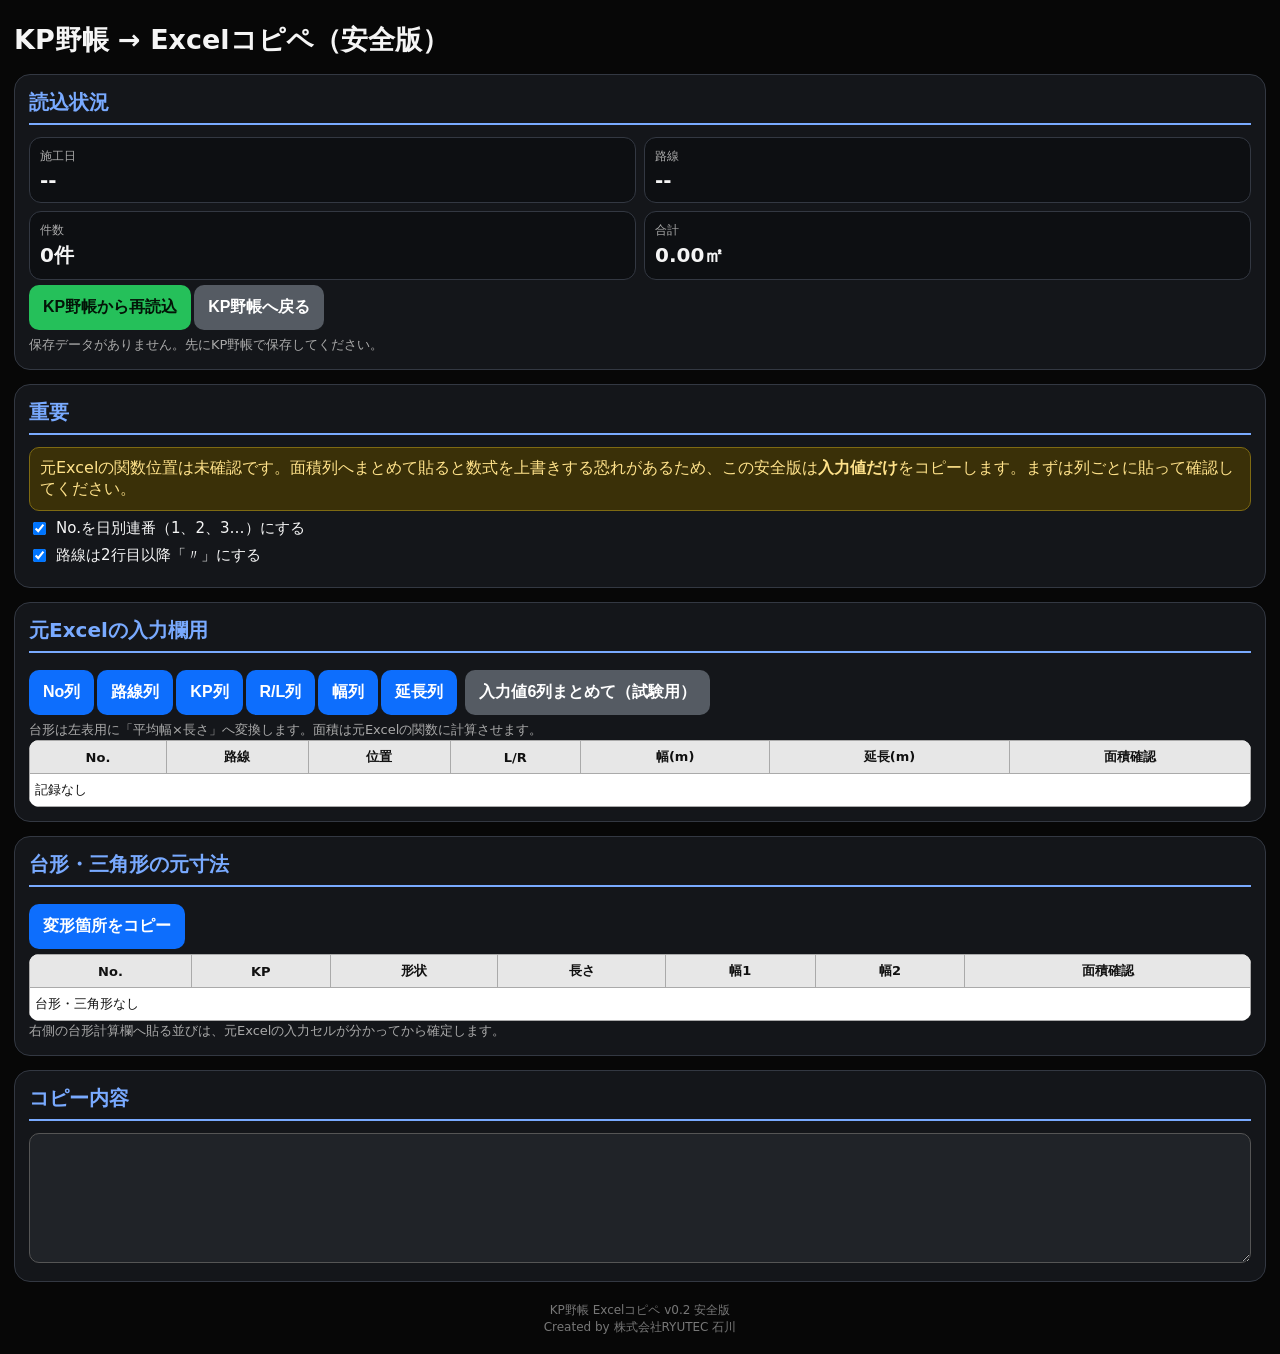
<file: excel-copy.html>
<!DOCTYPE html>
<html lang="ja">
<head>
<meta charset="UTF-8">
<meta name="viewport" content="width=device-width, initial-scale=1.0">
<title>KP野帳 Excelコピペ（安全版）</title>
<style>
:root{--bg:#070707;--card:#14161a;--text:#f5f5f5;--muted:#aaa;--blue:#79aaff;--green:#25c05a;--gray:#555b63;--line:#333842;--warn:#f6c343}
*{box-sizing:border-box}body{margin:0;padding:14px;background:var(--bg);color:var(--text);font-family:system-ui,-apple-system,"Segoe UI",sans-serif}
h1{font-size:27px;margin:8px 0 16px}h2{font-size:20px;color:var(--blue);border-bottom:2px solid var(--blue);padding-bottom:7px;margin:0 0 12px}
.card{background:var(--card);border:1px solid var(--line);border-radius:16px;padding:14px;margin-bottom:14px}
button{border:0;border-radius:10px;padding:12px 14px;font-size:16px;font-weight:700;color:#fff;background:#0d6efd;margin:5px 3px 5px 0}.green{background:var(--green);color:#031407}.gray{background:var(--gray)}
.meta{display:grid;grid-template-columns:1fr 1fr;gap:8px}.box{background:#0d0f12;border:1px solid var(--line);border-radius:12px;padding:10px}.box span{display:block;color:var(--muted);font-size:12px}.box b{display:block;font-size:20px;margin-top:3px}
.sub{font-size:13px;color:var(--muted);line-height:1.55}.warn{background:#3a3008;border:1px solid #7e6a12;color:#ffe28a;padding:10px;border-radius:10px;margin-top:8px}
label{display:flex;align-items:center;gap:7px;margin:8px 0;font-size:15px}input[type="checkbox"]{width:auto}
table{width:100%;border-collapse:collapse;font-size:13px;background:#fff;color:#111}th,td{border:1px solid #aaa;padding:7px 5px;white-space:nowrap}th{background:#e7e7e7}.right{text-align:right}.scroll{overflow-x:auto;border-radius:10px}
textarea{width:100%;min-height:130px;padding:10px;border-radius:10px;border:1px solid #555;background:#202328;color:var(--text);font-size:13px;font-family:ui-monospace,Consolas,monospace}.credit{text-align:center;color:#777;font-size:12px;margin:20px 0 4px}
</style>
</head>
<body>
<h1>KP野帳 → Excelコピペ（安全版）</h1>
<div class="card">
<h2>読込状況</h2>
<div class="meta"><div class="box"><span>施工日</span><b id="dateView">--</b></div><div class="box"><span>路線</span><b id="routeView">--</b></div><div class="box"><span>件数</span><b id="countView">0件</b></div><div class="box"><span>合計</span><b id="totalView">0.00㎡</b></div></div>
<button class="green" onclick="loadYacho()">KP野帳から再読込</button><button class="gray" onclick="location.href='./'">KP野帳へ戻る</button>
<div id="loadMessage" class="sub">同じ端末・同じChromeの保存データを読みます。</div>
</div>
<div class="card">
<h2>重要</h2>
<div class="warn">元Excelの関数位置は未確認です。面積列へまとめて貼ると数式を上書きする恐れがあるため、この安全版は<strong>入力値だけ</strong>をコピーします。まずは列ごとに貼って確認してください。</div>
<label><input id="dailyNo" type="checkbox" checked onchange="renderAll()"> No.を日別連番（1、2、3…）にする</label>
<label><input id="dittoRoute" type="checkbox" checked onchange="renderAll()"> 路線は2行目以降「〃」にする</label>
</div>
<div class="card">
<h2>元Excelの入力欄用</h2>
<button onclick="copyColumn('no','No列')">No列</button><button onclick="copyColumn('route','路線列')">路線列</button><button onclick="copyColumn('kp','KP列')">KP列</button><button onclick="copyColumn('side','R/L列')">R/L列</button><button onclick="copyColumn('width','幅列')">幅列</button><button onclick="copyColumn('length','延長列')">延長列</button>
<button class="gray" onclick="copyInputTable()">入力値6列まとめて（試験用）</button>
<div class="sub">台形は左表用に「平均幅×長さ」へ変換します。面積は元Excelの関数に計算させます。</div>
<div class="scroll"><table><thead><tr><th>No.</th><th>路線</th><th>位置</th><th>L/R</th><th>幅(m)</th><th>延長(m)</th><th>面積確認</th></tr></thead><tbody id="mainBody"></tbody></table></div>
</div>
<div class="card">
<h2>台形・三角形の元寸法</h2>
<button onclick="copyShapeTable()">変形箇所をコピー</button>
<div class="scroll"><table><thead><tr><th>No.</th><th>KP</th><th>形状</th><th>長さ</th><th>幅1</th><th>幅2</th><th>面積確認</th></tr></thead><tbody id="shapeBody"></tbody></table></div>
<div class="sub">右側の台形計算欄へ貼る並びは、元Excelの入力セルが分かってから確定します。</div>
</div>
<div class="card"><h2>コピー内容</h2><textarea id="copyPreview" readonly></textarea></div>
<div class="credit">KP野帳 Excelコピペ v0.2 安全版<br>Created by 株式会社RYUTEC 石川</div>
<script>
const STORAGE_KEY='kp_yacho_v12';let sourceData=null,rows=[],shapeRows=[];
function n(v){const x=parseFloat(v);return Number.isFinite(x)?x:0}function f2(v){return n(v).toFixed(2)}function esc(v){return String(v??'').replace(/[&<>"']/g,s=>({'&':'&amp;','<':'&lt;','>':'&gt;','"':'&quot;',"'":'&#39;'}[s]))}
function noText(it){return it.branch?String(it.no||'')+'-'+String(it.branch):String(it.no||'')}function kpText(v){const x=parseFloat(v);return Number.isFinite(x)?'KP'+x.toFixed(2)+'付近':''}
function normalizeOld(it){if(it.shape)return it;const f=String(it.formula||''),a=f.match(/[0-9]+(?:\.[0-9]+)?/g)||[];if(f.includes('÷ 2')&&f.includes('+')){it.shape='trap';it.w=it.w||a[0];it.l1=it.l1||a[1];it.l2=it.l2||a[2]}else if(f.includes('÷ 2')){it.shape='tri';it.w=it.w||a[0];it.l1=it.l1||a[1]}else if(f.includes('×')){it.shape='rect';it.w=it.w||a[0];it.l1=it.l1||a[1]}else it.shape='manual';return it}
function build(){const list=(sourceData?.items||[]).filter(it=>!sourceData.date||!it.date||it.date===sourceData.date).map(normalizeOld);const ditto=document.getElementById('dittoRoute').checked,daily=document.getElementById('dailyNo').checked;rows=list.map((it,i)=>{const s=it.shape||'manual',w=n(it.w),l1=n(it.l1),l2=n(it.l2);let width='',length='';if(s==='rect'){width=f2(w);length=f2(l1)}else if(s==='trap'){width=f2((l1+l2)/2);length=f2(w)}else if(s==='tri'){width=f2(w/2);length=f2(l1)}return{no:daily?String(i+1):noText(it),route:ditto&&i>0?'〃':(it.route||sourceData.route||''),kp:kpText(it.kp),side:it.side||'',width,length,area:f2(it.area),shape:s,raw:it}});shapeRows=rows.filter(r=>r.shape==='trap'||r.shape==='tri').map(r=>{const it=r.raw;return r.shape==='trap'?{no:r.no,kp:r.kp,shape:'台形',length:f2(it.w),w1:f2(it.l1),w2:f2(it.l2),area:r.area}:{no:r.no,kp:r.kp,shape:'三角形',length:f2(it.l1),w1:f2(it.w),w2:'0.00',area:r.area}})}
function renderAll(){build();document.getElementById('mainBody').innerHTML=rows.length?rows.map(r=>`<tr><td>${esc(r.no)}</td><td>${esc(r.route)}</td><td>${esc(r.kp)}</td><td>${esc(r.side)}</td><td class="right">${esc(r.width)}</td><td class="right">${esc(r.length)}</td><td class="right">${esc(r.area)}</td></tr>`).join(''):'<tr><td colspan="7">記録なし</td></tr>';document.getElementById('shapeBody').innerHTML=shapeRows.length?shapeRows.map(r=>`<tr><td>${esc(r.no)}</td><td>${esc(r.kp)}</td><td>${esc(r.shape)}</td><td class="right">${esc(r.length)}</td><td class="right">${esc(r.w1)}</td><td class="right">${esc(r.w2)}</td><td class="right">${esc(r.area)}</td></tr>`).join(''):'<tr><td colspan="7">台形・三角形なし</td></tr>';document.getElementById('countView').innerText=rows.length+'件';document.getElementById('totalView').innerText=f2(rows.reduce((s,r)=>s+n(r.area),0))+'㎡';document.getElementById('copyPreview').value=''}
async function copyText(text,label){if(!text){alert('コピーするデータがありません');return}try{await navigator.clipboard.writeText(text)}catch(e){const t=document.createElement('textarea');t.value=text;document.body.appendChild(t);t.select();document.execCommand('copy');t.remove()}document.getElementById('copyPreview').value=text;alert(label+'をコピーしました')}
function copyColumn(key,label){copyText(rows.map(r=>r[key]).join('\r\n'),label)}function copyInputTable(){copyText(rows.map(r=>[r.no,r.route,r.kp,r.side,r.width,r.length].join('\t')).join('\r\n'),'入力値6列')}
function copyShapeTable(){copyText(shapeRows.map(r=>[r.no,r.kp,r.shape,r.length,r.w1,r.w2].join('\t')).join('\r\n'),'変形箇所')}
function loadYacho(){const raw=localStorage.getItem(STORAGE_KEY);if(!raw){sourceData=null;rows=[];shapeRows=[];document.getElementById('loadMessage').innerText='保存データがありません。先にKP野帳で保存してください。';renderAll();return}try{sourceData=JSON.parse(raw);document.getElementById('dateView').innerText=sourceData.date||'未設定';document.getElementById('routeView').innerText=sourceData.route||'未設定';document.getElementById('loadMessage').innerText='KP野帳の保存データを読み込みました。';renderAll()}catch(e){document.getElementById('loadMessage').innerText='読込失敗：'+e.message}}
loadYacho();
</script>
</body></html>
</file>
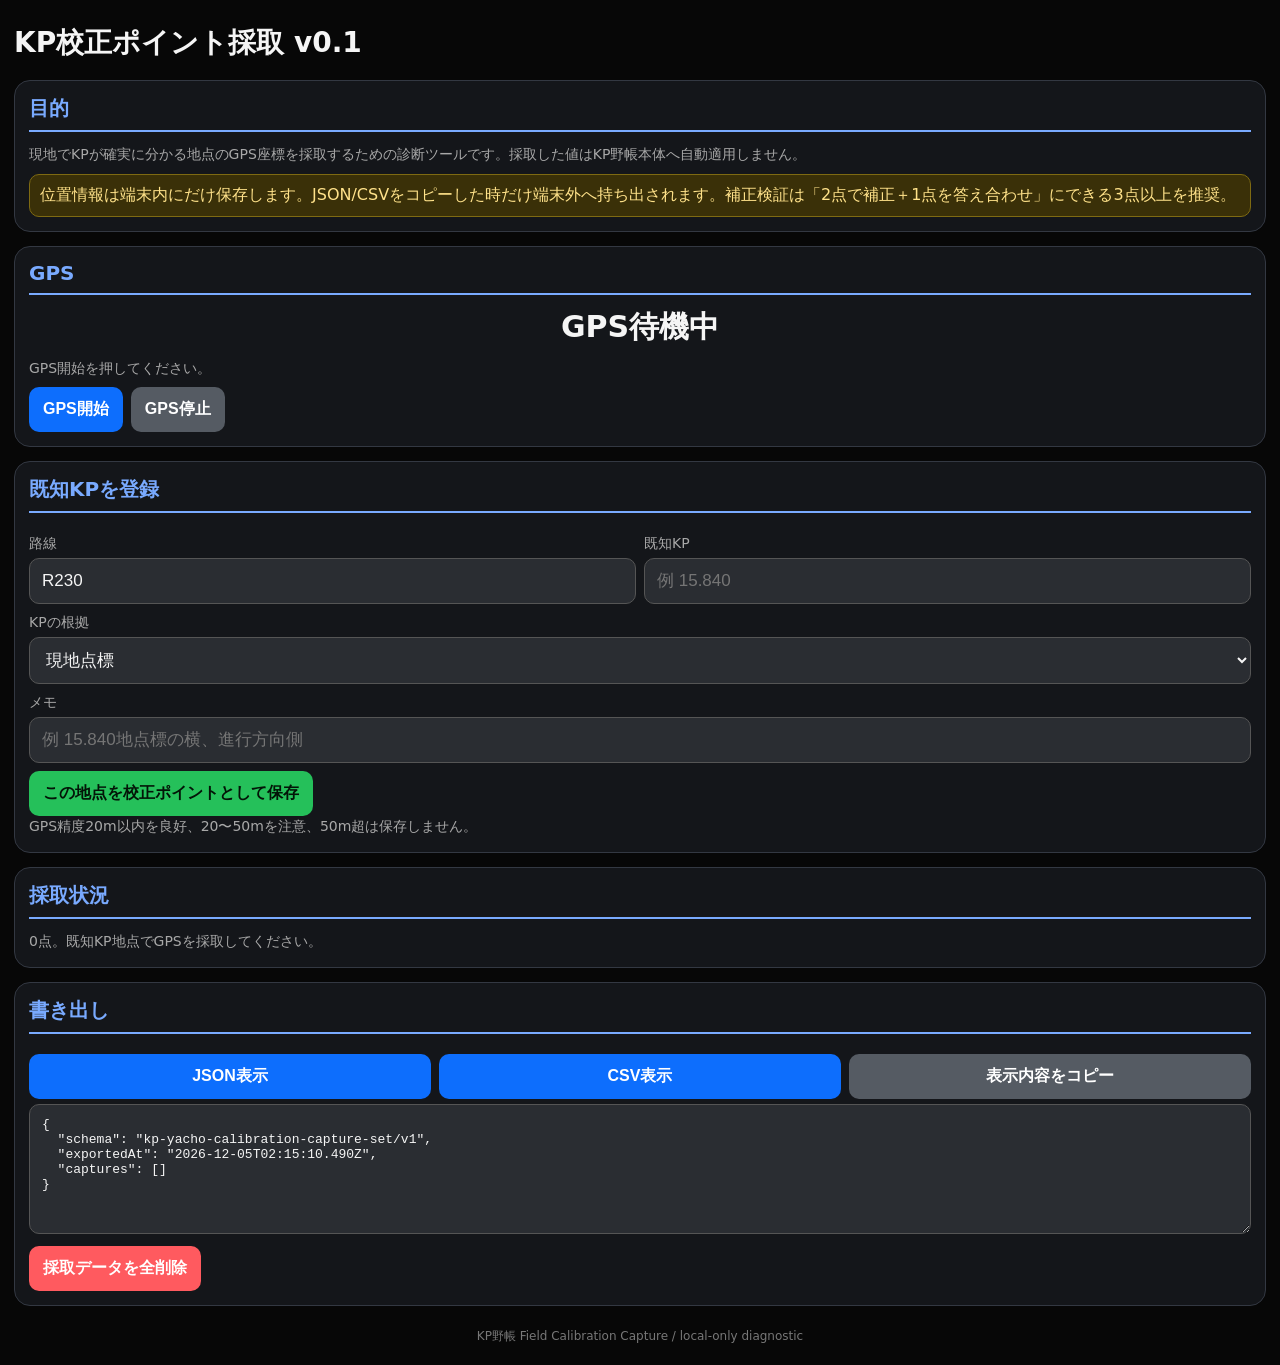
<file: kp-calibration-capture.html>
<!DOCTYPE html>
<html lang="ja">
<head>
<meta charset="UTF-8">
<meta name="viewport" content="width=device-width, initial-scale=1.0">
<title>KP校正ポイント採取 v0.1</title>
<style>
:root{--bg:#070707;--card:#14161a;--text:#f5f5f5;--muted:#a8a8a8;--blue:#79aaff;--green:#25c05a;--red:#ff5a5f;--gray:#555b63;--line:#333842;--warn:#f6c343}
*{box-sizing:border-box}body{margin:0;padding:14px;background:var(--bg);color:var(--text);font-family:system-ui,-apple-system,"Segoe UI",sans-serif}h1{font-size:28px;margin:10px 0 18px}h2{font-size:20px;color:var(--blue);border-bottom:2px solid var(--blue);padding-bottom:8px;margin:0 0 12px}.card{background:var(--card);border:1px solid var(--line);border-radius:16px;padding:14px;margin-bottom:14px}.big{font-size:30px;font-weight:900;text-align:center;margin:10px 0}.sub{font-size:14px;color:var(--muted);line-height:1.55}.row{display:flex;gap:8px}.row>div{flex:1}label{display:block;color:var(--muted);font-size:14px;margin-top:10px}input,select,textarea{width:100%;padding:12px;margin-top:5px;border-radius:10px;border:1px solid #555;background:#2a2d32;color:var(--text);font-size:17px}textarea{min-height:130px;font-size:13px}button{border:0;border-radius:10px;padding:12px 14px;font-size:16px;font-weight:700;color:#fff;background:#0d6efd;margin-top:8px}.green{background:var(--green);color:#031407}.gray{background:var(--gray)}.red{background:var(--red)}.warn{background:#3a3008;border:1px solid #7e6a12;color:#ffe28a;padding:10px;border-radius:10px;margin-top:8px}.ok{background:#11391f;border:1px solid #256d39;color:#8cffaa;padding:10px;border-radius:10px;margin-top:8px}.item{background:#0d0f12;border:1px solid var(--line);border-radius:12px;padding:10px;margin-top:8px}.item b{color:var(--blue);font-size:18px}.item .meta{font-size:13px;color:var(--muted);line-height:1.5}.toolbar{display:flex;gap:8px;flex-wrap:wrap}.toolbar button{flex:1;min-width:120px}.credit{text-align:center;color:#777;font-size:12px;margin:22px 0 6px}
</style>
</head>
<body>
<h1>KP校正ポイント採取 v0.1</h1>

<div class="card">
  <h2>目的</h2>
  <div class="sub">現地でKPが確実に分かる地点のGPS座標を採取するための診断ツールです。採取した値はKP野帳本体へ自動適用しません。</div>
  <div class="warn">位置情報は端末内にだけ保存します。JSON/CSVをコピーした時だけ端末外へ持ち出されます。補正検証は「2点で補正＋1点を答え合わせ」にできる3点以上を推奨。</div>
</div>

<div class="card">
  <h2>GPS</h2>
  <div class="big" id="gpsMain">GPS待機中</div>
  <div class="sub" id="gpsDetail">GPS開始を押してください。</div>
  <div id="gpsQuality"></div>
  <div class="row">
    <button onclick="startGps()">GPS開始</button>
    <button class="gray" onclick="stopGps()">GPS停止</button>
  </div>
</div>

<div class="card">
  <h2>既知KPを登録</h2>
  <div class="row">
    <div><label>路線</label><input id="route" value="R230" placeholder="例 R230"></div>
    <div><label>既知KP</label><input id="kp" type="number" step="0.001" placeholder="例 15.840"></div>
  </div>
  <label>KPの根拠</label>
  <select id="source">
    <option value="physical-marker">現地点標</option>
    <option value="contract-document">契約図書・図面</option>
    <option value="shared-reference">監督員・社内共有値</option>
    <option value="other">その他</option>
  </select>
  <label>メモ</label><input id="note" placeholder="例 15.840地点標の横、進行方向側">
  <button class="green" onclick="saveCapture()">この地点を校正ポイントとして保存</button>
  <div class="sub">GPS精度20m以内を良好、20〜50mを注意、50m超は保存しません。</div>
</div>

<div class="card">
  <h2>採取状況</h2>
  <div id="summary" class="sub">0点</div>
  <div id="list"></div>
</div>

<div class="card">
  <h2>書き出し</h2>
  <div class="toolbar">
    <button onclick="showExport('json')">JSON表示</button>
    <button onclick="showExport('csv')">CSV表示</button>
    <button class="gray" onclick="copyExport()">表示内容をコピー</button>
  </div>
  <textarea id="exportBox" readonly></textarea>
  <button class="red" onclick="clearAll()">採取データを全削除</button>
</div>

<div class="credit">KP野帳 Field Calibration Capture / local-only diagnostic</div>

<script src="calibration-capture-core.js"></script>
<script>
'use strict';
const CORE=window.KPCalibrationCaptureCore;
const STORAGE_KEY='kp_yacho_calibration_captures_v1';
let captures=[];
let watchId=null;
let currentGps=null;
let exportMode='json';

function el(id){return document.getElementById(id)}
function sourceLabel(v){return({
  'physical-marker':'現地点標','contract-document':'契約図書・図面','shared-reference':'監督員・社内共有値','other':'その他'
})[v]||v}
function load(){
  try{const raw=JSON.parse(localStorage.getItem(STORAGE_KEY)||'[]');captures=Array.isArray(raw)?raw:[]}catch(e){captures=[]}
  render();showExport('json');
}
function persist(){localStorage.setItem(STORAGE_KEY,JSON.stringify(captures))}

function startGps(){
  if(!navigator.geolocation){alert('この端末はGPSに対応していません。');return}
  if(watchId!==null)return;
  el('gpsMain').innerText='GPS取得中...';
  watchId=navigator.geolocation.watchPosition(onGps,onGpsError,{enableHighAccuracy:true,maximumAge:0,timeout:10000});
}
function stopGps(){
  if(watchId!==null){navigator.geolocation.clearWatch(watchId);watchId=null}
  el('gpsDetail').innerText='GPS停止中';
}
function onGps(pos){
  currentGps={lat:pos.coords.latitude,lon:pos.coords.longitude,accuracyM:Number(pos.coords.accuracy||0),capturedAt:new Date().toISOString()};
  const q=CORE.qualityForAccuracy(currentGps.accuracyM);
  el('gpsMain').innerText=currentGps.lat.toFixed(6)+', '+currentGps.lon.toFixed(6);
  el('gpsDetail').innerText='GPS精度 '+Math.round(currentGps.accuracyM)+'m / '+new Date().toLocaleTimeString();
  const box=el('gpsQuality');
  if(q.status==='good'){box.className='ok';box.innerText='GPS精度：良好。校正ポイント採取に使用できます。'}
  else if(q.status==='warning'){box.className='warn';box.innerText='GPS精度：注意。保存できますが、可能なら20m以内まで待ってください。'}
  else{box.className='warn';box.innerText='GPS精度不足。50m以内になるまで保存しません。'}
}
function onGpsError(err){el('gpsQuality').className='warn';el('gpsQuality').innerText='GPSエラー：'+err.message}

function saveCapture(){
  if(!currentGps){alert('先にGPS開始してください。');return}
  try{
    const c=CORE.createCapture({
      route:el('route').value,
      kp:el('kp').value,
      lat:currentGps.lat,lon:currentGps.lon,accuracyM:currentGps.accuracyM,
      source:el('source').value,note:el('note').value,capturedAt:new Date().toISOString()
    });
    captures.push(c);persist();
    el('kp').value='';el('note').value='';
    render();showExport(exportMode);
  }catch(e){alert(e.message)}
}
function removeCapture(id){captures=captures.filter(x=>x.id!==id);persist();render();showExport(exportMode)}
function clearAll(){if(!confirm('採取した校正ポイントをすべて削除しますか？'))return;captures=[];persist();render();showExport(exportMode)}

function render(){
  const audit=CORE.auditCaptures(captures);
  if(!audit.routes.length){el('summary').innerText='0点。既知KP地点でGPSを採取してください。';el('list').innerHTML='';return}
  el('summary').innerHTML=audit.routes.map(r=>{
    const spacing=r.minSpacingM===null?'--':Math.round(r.minSpacingM)+'m';
    const test=r.recommendedForTwoPlusOneTest?'2点補正＋1点検証が可能':'3点未満または精度不足';
    return `<b>${escapeHtml(r.route)}</b>：${r.count}点 / 良好${r.goodAccuracyCount}点 / 最小間隔${spacing} / ${test}`;
  }).join('<br>');
  el('list').innerHTML=captures.slice().sort((a,b)=>String(b.capturedAt).localeCompare(String(a.capturedAt))).map(c=>{
    const q=CORE.qualityForAccuracy(c.accuracyM);
    return `<div class="item"><b>${escapeHtml(c.route)} KP${Number(c.kp).toFixed(3)}</b><div class="meta">${Number(c.lat).toFixed(6)}, ${Number(c.lon).toFixed(6)}<br>GPS精度 ${Math.round(c.accuracyM)}m（${q.label}） / ${escapeHtml(sourceLabel(c.source))}<br>${new Date(c.capturedAt).toLocaleString()}${c.note?'<br>'+escapeHtml(c.note):''}</div><button class="red" onclick="removeCapture('${escapeJs(c.id)}')">削除</button></div>`;
  }).join('');
}
function escapeHtml(v){return String(v??'').replace(/[&<>"']/g,m=>({'&':'&amp;','<':'&lt;','>':'&gt;','"':'&quot;',"'":'&#39;'}[m]))}
function escapeJs(v){return String(v??'').replace(/\\/g,'\\\\').replace(/'/g,"\\'")}
function showExport(mode){exportMode=mode;el('exportBox').value=mode==='csv'?CORE.toCsv(captures):CORE.toJson(captures)}
async function copyExport(){
  const text=el('exportBox').value;
  if(!text){return}
  try{await navigator.clipboard.writeText(text);alert('コピーしました。')}catch(e){el('exportBox').select();document.execCommand('copy');alert('コピーしました。')}
}
load();
</script>
</body>
</html>
</file>
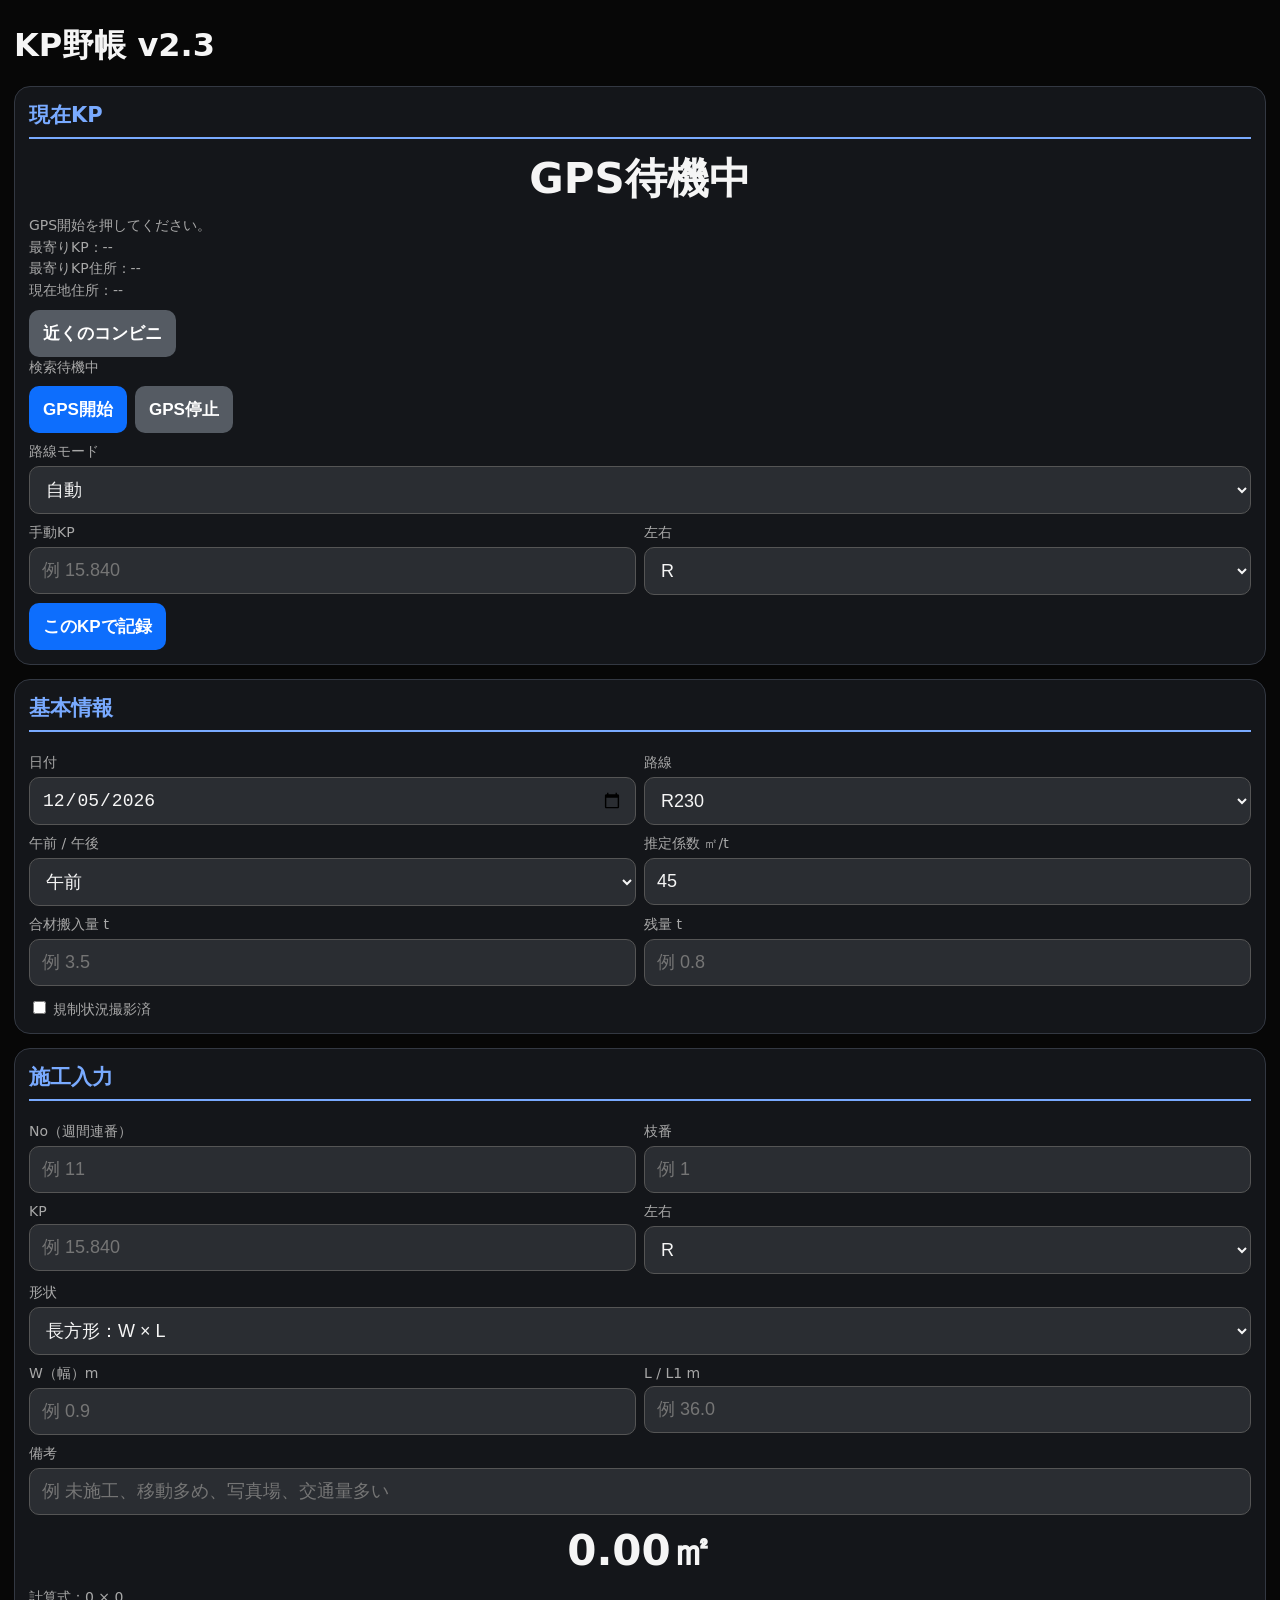
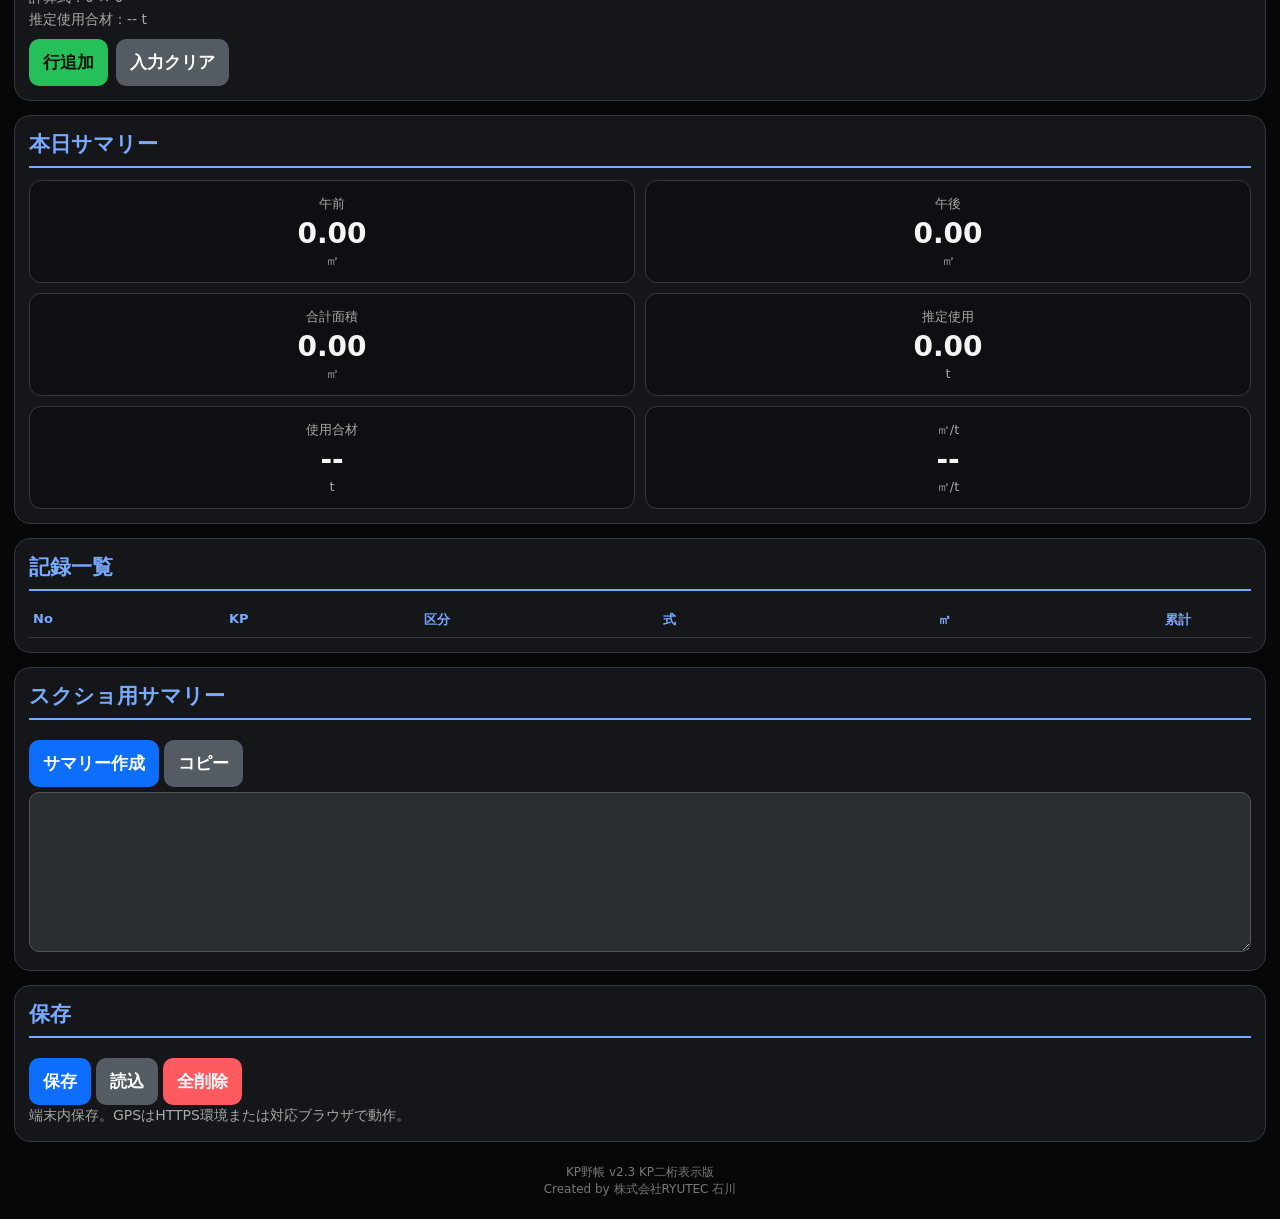
<file: KP_yacho_v2_3_kp_2digits (1).html>
<!DOCTYPE html>
<html lang="ja">
<head>
<meta charset="UTF-8">
<meta name="viewport" content="width=device-width, initial-scale=1.0">
<title>KP野帳 v2.3 KP二桁表示版</title>
<style>
:root{
  --bg:#070707; --card:#14161a; --text:#f5f5f5; --muted:#a8a8a8;
  --blue:#79aaff; --green:#25c05a; --red:#ff5a5f; --gray:#555b63; --line:#333842;
  --warn:#f6c343;
}
*{box-sizing:border-box}
body{margin:0;padding:14px;background:var(--bg);color:var(--text);font-family:system-ui,-apple-system,"Segoe UI",sans-serif}
h1{font-size:32px;margin:10px 0 18px}
h2{font-size:21px;color:var(--blue);border-bottom:2px solid var(--blue);padding-bottom:8px;margin:0 0 12px}
.card{background:var(--card);border:1px solid var(--line);border-radius:16px;padding:14px;margin-bottom:14px}
label{display:block;color:var(--muted);font-size:14px;margin-top:10px}
input,select,textarea{width:100%;padding:12px;margin-top:5px;border-radius:10px;border:1px solid #555;background:#2a2d32;color:var(--text);font-size:18px}
button{border:0;border-radius:10px;padding:12px 14px;font-size:17px;font-weight:700;color:#fff;background:#0d6efd;margin-top:8px}
.btn-green{background:var(--green);color:#031407}.btn-red{background:var(--red)}.btn-gray{background:var(--gray)}
.row{display:flex;gap:8px}.row>div{flex:1}
.big{font-size:42px;font-weight:900;text-align:center;margin:8px 0}
.sub{font-size:14px;color:var(--muted);line-height:1.55}
.warn{background:#3a3008;border:1px solid #7e6a12;color:#ffe28a;padding:10px;border-radius:10px;margin-top:8px}
.summary-grid{display:grid;grid-template-columns:1fr 1fr;gap:10px}
.box{background:#0d0f12;border:1px solid var(--line);border-radius:12px;padding:12px;text-align:center}
.box span{font-size:13px;color:var(--muted)}.box b{display:block;font-size:28px;margin-top:4px}
table{width:100%;border-collapse:collapse;font-size:13px;margin-top:8px}
th,td{border-bottom:1px solid var(--line);padding:8px 4px;text-align:left;vertical-align:top}
th{color:var(--blue)}.right{text-align:right}
.credit{text-align:center;color:#777;font-size:12px;margin:22px 0 6px}
textarea{min-height:160px;font-size:14px}
</style>
</head>
<body>

<h1>KP野帳 v2.3</h1>

<div class="card">
  <h2>現在KP</h2>
  <div class="big" id="currentKp">GPS待機中</div>
  <div class="sub" id="gpsInfo">GPS開始を押してください。</div>
  <div class="sub" id="nearestInfo">最寄りKP：--</div>
  <div class="sub" id="nearestAddr">最寄りKP住所：--</div>
  <div class="sub" id="currentAddr">現在地住所：--</div>
  <button class="btn-gray" onclick="findConvenienceStores()">近くのコンビニ</button><div class="sub" id="convResults">検索待機中</div>
  <div id="gpsWarn" class="warn" style="display:none"></div>
  <div class="row">
    <button onclick="startGps()">GPS開始</button>
    <button class="btn-gray" onclick="stopGps()">GPS停止</button>
  </div>
  <label>路線モード</label>
  <select id="routeMode" onchange="saveData(false)">
    <option value="auto">自動</option>
    <option value="R230">R230固定</option>
    <option value="R453">R453固定</option>
  </select>
  <div class="row">
    <div><label>手動KP</label><input id="currentKpInput" type="number" step="0.001" placeholder="例 15.840"></div>
    <div><label>左右</label><select id="currentSide"><option>R</option><option>L</option><option>中央</option><option>-</option></select></div>
  </div>
  <button onclick="useCurrentKp()">このKPで記録</button>
</div>

<div class="card">
  <h2>基本情報</h2>
  <div class="row">
    <div><label>日付</label><input id="date" type="date"></div>
    <div><label>路線</label><select id="route"><option>R230</option><option>R453</option><option>その他</option></select></div>
  </div>
  <div class="row">
    <div><label>午前 / 午後</label><select id="session"><option>午前</option><option>午後</option></select></div>
    <div><label>推定係数 ㎡/t</label><input id="rate" type="number" step="0.1" value="45" oninput="calcArea();render();"></div>
  </div>
  <div class="row">
    <div><label>合材搬入量 t</label><input id="inTon" type="number" step="0.01" placeholder="例 3.5" oninput="render()"></div>
    <div><label>残量 t</label><input id="leftTon" type="number" step="0.01" placeholder="例 0.8" oninput="render()"></div>
  </div>
  <label><input id="regPhoto" type="checkbox" style="width:auto"> 規制状況撮影済</label>
</div>

<div class="card">
  <h2>施工入力</h2>
  <div class="row">
    <div><label>No（週間連番）</label><input id="no" type="number" placeholder="例 11"></div>
    <div><label>枝番</label><input id="branch" type="number" placeholder="例 1"></div>
  </div>
  <div class="row">
    <div><label>KP</label><input id="kp" type="number" step="0.001" placeholder="例 15.840"></div>
    <div><label>左右</label><select id="side"><option>R</option><option>L</option><option>中央</option><option>-</option></select></div>
  </div>
  <label>形状</label>
  <select id="shape" onchange="shapeChanged();calcArea();">
    <option value="rect">長方形：W × L</option>
    <option value="trap">台形：W × (L1 + L2) ÷ 2</option>
    <option value="tri">三角形：W × L ÷ 2</option>
    <option value="manual">直接入力</option>
  </select>

  <div id="dimWrap">
    <div class="row">
      <div><label>W（幅）m</label><input id="w" type="number" step="0.01" placeholder="例 0.9" oninput="calcArea()"></div>
      <div><label>L / L1 m</label><input id="l1" type="number" step="0.01" placeholder="例 36.0" oninput="calcArea()"></div>
    </div>
    <div id="l2Wrap"><label>L2 m（台形用）</label><input id="l2" type="number" step="0.01" placeholder="例 2.7" oninput="calcArea()"></div>
  </div>

  <div id="manualWrap" style="display:none">
    <label>面積 ㎡</label><input id="manualArea" type="number" step="0.01" placeholder="例 12.34" oninput="calcArea()">
  </div>

  <label>備考</label><input id="memo" placeholder="例 未施工、移動多め、写真場、交通量多い">

  <div class="big" id="areaView">0.00㎡</div>
  <div class="sub" id="formulaView">計算式：--</div>
  <div class="sub" id="estView">推定使用合材：-- t</div>

  <div class="row">
    <button class="btn-green" onclick="addItem()">行追加</button>
    <button class="btn-gray" onclick="clearEntry()">入力クリア</button>
  </div>
</div>

<div class="card">
  <h2>本日サマリー</h2>
  <div class="summary-grid">
    <div class="box"><span>午前</span><b id="amArea">0.00</b><span>㎡</span></div>
    <div class="box"><span>午後</span><b id="pmArea">0.00</b><span>㎡</span></div>
    <div class="box"><span>合計面積</span><b id="totalArea">0.00</b><span>㎡</span></div>
    <div class="box"><span>推定使用</span><b id="estTon">0.00</b><span>t</span></div>
    <div class="box"><span>使用合材</span><b id="usedTon">--</b><span>t</span></div>
    <div class="box"><span>㎡/t</span><b id="m2perTon">--</b><span>㎡/t</span></div>
  </div>
</div>

<div class="card">
  <h2>記録一覧</h2>
  <table>
    <thead><tr><th>No</th><th>KP</th><th>区分</th><th>式</th><th class="right">㎡</th><th class="right">累計</th><th></th></tr></thead>
    <tbody id="tbody"></tbody>
  </table>
</div>

<div class="card">
  <h2>スクショ用サマリー</h2>
  <button onclick="makeSummary()">サマリー作成</button>
  <button class="btn-gray" onclick="copySummary()">コピー</button>
  <textarea id="summaryText"></textarea>
</div>

<div class="card">
  <h2>保存</h2>
  <button onclick="saveData()">保存</button>
  <button class="btn-gray" onclick="loadData()">読込</button>
  <button class="btn-red" onclick="resetData()">全削除</button>
  <div class="sub">端末内保存。GPSはHTTPS環境または対応ブラウザで動作。</div>
</div>

<div class="credit">
  KP野帳 v2.3 KP二桁表示版<br>
  Created by 株式会社RYUTEC 石川
</div>

<script>
// =========================
// KP座標データ
// ここに前に動いたKPアプリの byRoute データを貼る
// 形式例：{kp: 10.78, lat: 43.000000, lon: 141.000000}
// =========================
const byRoute = {"国道230号":[{"kp":0.0,"lat":43.06191110999998,"lon":141.3509421,"addr":"札幌市中央区北一条西"},{"kp":0.1,"lat":43.06175111,"lon":141.3497342,"addr":"札幌市中央区北一条西"},{"kp":0.2,"lat":43.0615781,"lon":141.3485293,"addr":"札幌市中央区北一条西"},{"kp":0.3,"lat":43.06142009999999,"lon":141.3473204,"addr":"札幌市中央区北一条西"},{"kp":0.4,"lat":43.06126008999998,"lon":141.3461125,"addr":"札幌市中央区北一条西"},{"kp":0.5,"lat":43.06116307999999,"lon":141.3449117,"addr":"札幌市中央区北一条西"},{"kp":0.6,"lat":43.06100007999997,"lon":141.3437038,"addr":"札幌市中央区北一条西"},{"kp":0.7,"lat":43.06084307999997,"lon":141.3424949,"addr":"札幌市中央区北一条西"},{"kp":0.8,"lat":43.06065707000001,"lon":141.341294,"addr":"札幌市中央区北一条西"},{"kp":0.9,"lat":43.06010513000003,"lon":141.341035,"addr":"札幌市中央区北一条西"},{"kp":1.0,"lat":43.05933321999999,"lon":141.341234,"addr":"札幌市中央区大通西"},{"kp":1.1,"lat":43.05843631,"lon":141.3412981,"addr":"札幌市中央区大通西"},{"kp":1.2,"lat":43.05754740999999,"lon":141.3414881,"addr":"札幌市中央区南一条西"},{"kp":1.3,"lat":43.05666050999999,"lon":141.3416991,"addr":"札幌市中央区南一条西"},{"kp":1.4,"lat":43.05577461000003,"lon":141.3419141,"addr":"札幌市中央区南二条西"},{"kp":1.5,"lat":43.05488670999998,"lon":141.3421192,"addr":"札幌市中央区南三条西"},{"kp":1.6,"lat":43.0539928,"lon":141.3422632,"addr":"札幌市中央区南四条西"},{"kp":1.7,"lat":43.05309790000002,"lon":141.3423902,"addr":"札幌市中央区南五条西"},{"kp":1.8,"lat":43.05219999999999,"lon":141.3424703,"addr":"札幌市中央区南六条西"},{"kp":1.9,"lat":43.05134709,"lon":141.3423623,"addr":"札幌市中央区南六条西"},{"kp":2.0,"lat":43.05087414,"lon":141.3424043,"addr":"札幌市中央区南七条西"},{"kp":2.1,"lat":43.04952829,"lon":141.3425504,"addr":"札幌市中央区南八条西"},{"kp":2.2,"lat":43.04863238000001,"lon":141.3426534,"addr":"札幌市中央区南八条西"},{"kp":2.3,"lat":43.04773448000002,"lon":141.3427425,"addr":"札幌市中央区南九条西"},{"kp":2.4,"lat":43.04683757999999,"lon":141.3428424999999,"addr":"札幌市中央区南九条西"},{"kp":2.5,"lat":43.04593968,"lon":141.3429435,"addr":"札幌市中央区南十条西"},{"kp":2.6,"lat":43.04504378000001,"lon":141.3430605,"addr":"札幌市中央区南十一条西"},{"kp":2.7,"lat":43.04414987000003,"lon":141.3431976,"addr":"札幌市中央区南十一条西"},{"kp":2.8,"lat":43.04325397,"lon":141.3433106,"addr":"札幌市中央区南十二条西"},{"kp":2.9,"lat":43.04235707000001,"lon":141.3434266,"addr":"札幌市中央区南十三条西"},{"kp":3.0,"lat":43.04189111999999,"lon":141.3434867,"addr":"札幌市中央区南十三条西"},{"kp":3.1,"lat":43.04054526999998,"lon":141.3436427000001,"addr":"札幌市中央区南十四条西"},{"kp":3.2,"lat":43.03964835999999,"lon":141.3437487,"addr":"札幌市中央区南十五条西"},{"kp":3.3,"lat":43.03875246000001,"lon":141.3438678,"addr":"札幌市中央区南十五条西"},{"kp":3.4,"lat":43.03785755999998,"lon":141.3439948,"addr":"札幌市中央区南十六条西"},{"kp":3.5,"lat":43.03696065999999,"lon":141.3441047999999,"addr":"札幌市中央区南十七条西"},{"kp":3.6,"lat":43.03606376000001,"lon":141.3442079,"addr":"札幌市中央区南十七条西"},{"kp":3.7,"lat":43.03516784999998,"lon":141.3443239,"addr":"札幌市中央区南十八条西"},{"kp":3.8,"lat":43.03427295,"lon":141.3444429,"addr":"札幌市中央区南十九条西"},{"kp":3.9,"lat":43.03337605,"lon":141.344549,"addr":"札幌市中央区南十九条西"},{"kp":4.0,"lat":43.03248314999998,"lon":141.344665,"addr":"札幌市中央区南二十条西"},{"kp":4.1,"lat":43.03158725,"lon":141.344772,"addr":"札幌市中央区南二十一条西"},{"kp":4.2,"lat":43.03069134000001,"lon":141.3448981000001,"addr":"札幌市中央区南二十一条西"},{"kp":4.3,"lat":43.02979543999999,"lon":141.3450061,"addr":"札幌市中央区南二十二条西"},{"kp":4.4,"lat":43.02889954,"lon":141.3451281,"addr":"札幌市中央区南二十三条西"},{"kp":4.5,"lat":43.02800364000001,"lon":141.3452472,"addr":"札幌市中央区南二十三条西"},{"kp":4.6,"lat":43.02710673000002,"lon":141.3453482,"addr":"札幌市中央区南二十四条西"},{"kp":4.7,"lat":43.02620982999999,"lon":141.3454542,"addr":"札幌市中央区南二十五条西"},{"kp":4.8,"lat":43.02531293000001,"lon":141.3455662,"addr":"札幌市中央区南二十五条西"},{"kp":4.9,"lat":43.02441702999998,"lon":141.3456773,"addr":"札幌市中央区南二十六条西"},{"kp":5.0,"lat":43.02353311999998,"lon":141.3457843,"addr":"札幌市中央区南二十七条西"},{"kp":5.1,"lat":43.02263622,"lon":141.3458963,"addr":"札幌市中央区南二十七条西"},{"kp":5.2,"lat":43.02174032000001,"lon":141.3460083999999,"addr":"札幌市中央区南二十八条西"},{"kp":5.3,"lat":43.02084342000002,"lon":141.3461094,"addr":"札幌市中央区南二十九条西"},{"kp":5.4,"lat":43.01994651999999,"lon":141.3462154,"addr":"札幌市中央区南二十九条西"},{"kp":5.5,"lat":43.01905061,"lon":141.3463345,"addr":"札幌市中央区南三十条西"},{"kp":5.6,"lat":43.01815371000001,"lon":141.3464395,"addr":"札幌市中央区南三十条西"},{"kp":5.7,"lat":43.01725780999999,"lon":141.3465585,"addr":"札幌市中央区南三十条西"},{"kp":5.8,"lat":43.01636191,"lon":141.3466746,"addr":"札幌市南区南三十一条西"},{"kp":5.9,"lat":43.01546700000002,"lon":141.3467986,"addr":"札幌市南区南三十二条西"},{"kp":6.0,"lat":43.01500004999999,"lon":141.3467936,"addr":"札幌市南区南三十三条西"},{"kp":6.1,"lat":43.01369819000003,"lon":141.3463177,"addr":"札幌市南区南三十三条西"},{"kp":6.2,"lat":43.01282127000001,"lon":141.3460378,"addr":"札幌市南区南三十四条西"},{"kp":6.3,"lat":43.01194636,"lon":141.3457498,"addr":"札幌市南区南三十四条西"},{"kp":6.4,"lat":43.01107145,"lon":141.3454619000001,"addr":"札幌市南区南三十五条西"},{"kp":6.5,"lat":43.01019853999999,"lon":141.345164,"addr":"札幌市南区南三十五条西"},{"kp":6.6,"lat":43.00932562999999,"lon":141.344867,"addr":"札幌市南区南三十六条西"},{"kp":6.7,"lat":43.00844971999998,"lon":141.3445811,"addr":"札幌市南区南三十七条西"},{"kp":6.8,"lat":43.00757680000002,"lon":141.3442822,"addr":"札幌市南区南三十七条西"},{"kp":6.9,"lat":43.00670189000001,"lon":141.3439932,"addr":"札幌市南区南三十七条西"},{"kp":7.0,"lat":43.00583398000002,"lon":141.3437143,"addr":"札幌市南区南三十八条西"},{"kp":7.1,"lat":43.00495906999997,"lon":141.3434244,"addr":"札幌市南区南三十九条西"},{"kp":7.2,"lat":43.00408816000002,"lon":141.3431204,"addr":"札幌市南区南三十九条西"},{"kp":7.3,"lat":43.00330023000001,"lon":141.3425495,"addr":"札幌市南区川沿一条"},{"kp":7.4,"lat":43.00268828000002,"lon":141.3416556,"addr":"札幌市南区川沿一条"},{"kp":7.5,"lat":43.00204534000002,"lon":141.3408317,"addr":"札幌市南区川沿一条"},{"kp":7.6,"lat":43.00142339000004,"lon":141.3399458,"addr":"札幌市南区川沿一条"},{"kp":7.7,"lat":43.00078644000001,"lon":141.3390799,"addr":"札幌市南区川沿一条"},{"kp":7.8,"lat":43.0000675,"lon":141.338344,"addr":"札幌市南区川沿一条"},{"kp":7.9,"lat":42.99929858,"lon":141.3377061,"addr":"札幌市南区川沿一条"},{"kp":8.0,"lat":42.99849964999997,"lon":141.3371882,"addr":"札幌市南区川沿二条"},{"kp":8.1,"lat":42.99765773000001,"lon":141.3367533,"addr":"札幌市南区川沿二条"},{"kp":8.2,"lat":42.99679682,"lon":141.3363953,"addr":"札幌市南区川沿三条"},{"kp":8.3,"lat":42.99593390999999,"lon":141.3360464,"addr":"札幌市南区川沿三条"},{"kp":8.4,"lat":42.99505999000002,"lon":141.3357525,"addr":"札幌市南区川沿四条"},{"kp":8.5,"lat":42.99418607999998,"lon":141.3354584999999,"addr":"札幌市南区川沿四条"},{"kp":8.6,"lat":42.99333216999999,"lon":141.3351066,"addr":"札幌市南区川沿五条"},{"kp":8.7,"lat":42.99245726000002,"lon":141.3348157,"addr":"札幌市南区川沿五条"},{"kp":8.8,"lat":42.99158135,"lon":141.3345347,"addr":"札幌市南区川沿五条"},{"kp":8.9,"lat":42.99069444000001,"lon":141.3343258,"addr":"札幌市南区川沿六条"},{"kp":9.0,"lat":42.99021648999999,"lon":141.3342648,"addr":"札幌市南区川沿六条"},{"kp":9.1,"lat":42.98886763000002,"lon":141.3343119,"addr":"札幌市南区川沿六条"},{"kp":9.2,"lat":42.98797473,"lon":141.3344609,"addr":"札幌市南区川沿六条"},{"kp":9.3,"lat":42.98708883,"lon":141.3346829,"addr":"札幌市南区川沿八条"},{"kp":9.4,"lat":42.98620493000001,"lon":141.3349139,"addr":"札幌市南区川沿八条"},{"kp":9.5,"lat":42.98532003000001,"lon":141.335136,"addr":"札幌市南区川沿九条"},{"kp":9.6,"lat":42.98443212000001,"lon":141.335338,"addr":"札幌市南区川沿十条"},{"kp":9.7,"lat":42.98354622000001,"lon":141.335551,"addr":"札幌市南区川沿十条"},{"kp":9.8,"lat":42.98265832,"lon":141.335754,"addr":"札幌市南区川沿十一条"},{"kp":9.9,"lat":42.98177342000001,"lon":141.33598,"addr":"札幌市南区川沿十一条"},{"kp":10.0,"lat":42.98130147000001,"lon":141.3360941,"addr":"札幌市南区川沿十二条"},{"kp":10.1,"lat":42.97997362000001,"lon":141.3364291,"addr":"札幌市南区川沿十二条"},{"kp":10.2,"lat":42.97908772000001,"lon":141.3366491,"addr":"札幌市南区川沿十三条"},{"kp":10.3,"lat":42.97818982000002,"lon":141.3367032,"addr":"札幌市南区川沿十四条"},{"kp":10.4,"lat":42.97729991000001,"lon":141.3365462,"addr":"札幌市南区川沿十四条"},{"kp":10.5,"lat":42.97645699000001,"lon":141.3361203,"addr":"札幌市南区川沿十五条"},{"kp":10.6,"lat":42.97562006999999,"lon":141.3356684,"addr":"札幌市南区川沿十五条"},{"kp":10.7,"lat":42.97477915000003,"lon":141.3352324,"addr":"札幌市南区川沿十六条"},{"kp":10.8,"lat":42.97393924000001,"lon":141.3347915,"addr":"札幌市南区川沿十六条"},{"kp":10.9,"lat":42.97309432,"lon":141.3343716,"addr":"札幌市南区川沿十七条"},{"kp":11.0,"lat":42.9722664,"lon":141.3339387,"addr":"札幌市南区川沿十八条"},{"kp":11.1,"lat":42.97142647999997,"lon":141.3334997,"addr":"札幌市南区川沿十八条"},{"kp":11.2,"lat":42.97058556999998,"lon":141.3330608,"addr":"札幌市南区川沿十八条"},{"kp":11.3,"lat":42.96973865000001,"lon":141.3326459,"addr":"札幌市石山大橋"},{"kp":11.4,"lat":42.96889572999997,"lon":141.332217,"addr":"札幌市石山大橋"},{"kp":11.5,"lat":42.96807080999998,"lon":141.331737,"addr":"札幌市南区石山一条"},{"kp":11.6,"lat":42.96739787000001,"lon":141.3309331,"addr":"札幌市南区石山一条"},{"kp":11.7,"lat":42.96692289999997,"lon":141.3299022,"addr":"札幌市南区石山一条"},{"kp":11.8,"lat":42.96662091,"lon":141.3287473000001,"addr":"札幌市南区石山一条"},{"kp":11.9,"lat":42.96631892999999,"lon":141.3275925,"addr":"札幌市南区石山一条"},{"kp":12.0,"lat":42.96587595999999,"lon":141.3265766,"addr":"札幌市南区石山一条"},{"kp":12.1,"lat":42.96521001000001,"lon":141.3257557,"addr":"札幌市南区石山一条"},{"kp":12.2,"lat":42.96449508000001,"lon":141.3250108,"addr":"札幌市南区石山一条"},{"kp":12.3,"lat":42.96378414000002,"lon":141.3242599,"addr":"札幌市南区石山一条"},{"kp":12.4,"lat":42.96322418000001,"lon":141.323309,"addr":"札幌市南区石山一条"},{"kp":12.5,"lat":42.9628622,"lon":141.3221891,"addr":"札幌市南区石山一条"},{"kp":12.6,"lat":42.96258520999998,"lon":141.3210322,"addr":"札幌市南区石山一条"},{"kp":12.7,"lat":42.96225023,"lon":141.3198953,"addr":"札幌市南区石山一条"},{"kp":12.8,"lat":42.96191424000001,"lon":141.3187574,"addr":"札幌市南区石山一条"},{"kp":12.9,"lat":42.96161425000002,"lon":141.3176025,"addr":"札幌市南区石山一条"},{"kp":13.0,"lat":42.96152925000002,"lon":141.3169736,"addr":"札幌市南区石山一条"},{"kp":13.1,"lat":42.96131723999998,"lon":141.3151577,"addr":"札幌市南区石山一条"},{"kp":13.2,"lat":42.96116123999998,"lon":141.3139508,"addr":"札幌市南区石山一条"},{"kp":13.3,"lat":42.96102122999999,"lon":141.3127399,"addr":"札幌市南区石山一条"},{"kp":13.4,"lat":42.96101121,"lon":141.311516,"addr":"札幌市南区藤野二条"},{"kp":13.5,"lat":42.96103619000003,"lon":141.3102901,"addr":"札幌市南区藤野二条"},{"kp":13.6,"lat":42.96110515999998,"lon":141.3090682,"addr":"札幌市南区藤野二条"},{"kp":13.7,"lat":42.96116212999998,"lon":141.3078453,"addr":"札幌市南区藤野二条"},{"kp":13.8,"lat":42.96121411,"lon":141.3066214,"addr":"札幌市南区藤野二条"},{"kp":13.9,"lat":42.96128408,"lon":141.3053995,"addr":"札幌市南区藤野二条"},{"kp":14.0,"lat":42.96131806000001,"lon":141.3047736,"addr":"札幌市南区藤野二条"},{"kp":14.1,"lat":42.96139701999999,"lon":141.3029387,"addr":"札幌市南区藤野二条"},{"kp":14.2,"lat":42.96144199999999,"lon":141.3017138,"addr":"札幌市南区藤野二条"},{"kp":14.3,"lat":42.96150097,"lon":141.3004909,"addr":"札幌市南区藤野二条"},{"kp":14.4,"lat":42.96156894000002,"lon":141.299269,"addr":"札幌市南区藤野二条"},{"kp":14.5,"lat":42.96161190999998,"lon":141.2980451,"addr":"札幌市南区藤野二条"},{"kp":14.6,"lat":42.96167288999999,"lon":141.2968222,"addr":"札幌市南区藤野二条"},{"kp":14.7,"lat":42.96173686000001,"lon":141.2956003,"addr":"札幌市南区藤野二条"},{"kp":14.8,"lat":42.96179583000001,"lon":141.2943774,"addr":"札幌市南区藤野二条"},{"kp":14.9,"lat":42.96183780000001,"lon":141.2931525,"addr":"札幌市南区藤野二条"},{"kp":15.0,"lat":42.96189178,"lon":141.2919346,"addr":"札幌市南区藤野二条"},{"kp":15.1,"lat":42.96196274999999,"lon":141.2907127,"addr":"札幌市南区藤野二条"},{"kp":15.2,"lat":42.96202071999999,"lon":141.2894908,"addr":"札幌市南区藤野二条"},{"kp":15.3,"lat":42.96207569000003,"lon":141.2882679,"addr":"札幌市南区藤野二条"},{"kp":15.4,"lat":42.96205367,"lon":141.287043,"addr":"札幌市南区藤野二条"},{"kp":15.5,"lat":42.96188567000001,"lon":141.2858481,"addr":"札幌市南区藤野二条"},{"kp":15.6,"lat":42.96163368000003,"lon":141.2846722,"addr":"札幌市南区藤野二条"},{"kp":15.7,"lat":42.96132168999999,"lon":141.2835223,"addr":"札幌市南区藤野二条"},{"kp":15.8,"lat":42.96105969999998,"lon":141.2823505,"addr":"札幌市南区藤野二条"},{"kp":15.9,"lat":42.96091269,"lon":141.2811476,"addr":"札幌市南区藤野二条"},{"kp":16.0,"lat":42.96090167000001,"lon":141.2799847,"addr":"札幌市南区藤野二条"},{"kp":16.1,"lat":42.96099964,"lon":141.2787668,"addr":"札幌市南区藤野二条"},{"kp":16.2,"lat":42.96109961,"lon":141.2775479,"addr":"札幌市南区藤野二条"},{"kp":16.3,"lat":42.96120158,"lon":141.276331,"addr":"札幌市南区藤野二条"},{"kp":16.4,"lat":42.96130755000002,"lon":141.275113,"addr":"札幌市南区藤野二条"},{"kp":16.5,"lat":42.96139650999999,"lon":141.2738941,"addr":"札幌市南区藤野二条"},{"kp":16.6,"lat":42.96150148,"lon":141.2726772,"addr":"札幌市南区藤野二条"},{"kp":16.7,"lat":42.96159445000001,"lon":141.2714583,"addr":"札幌市南区簾舞二条"},{"kp":16.8,"lat":42.96170542,"lon":141.2702414,"addr":"札幌市南区簾舞二条"},{"kp":16.9,"lat":42.96181139000002,"lon":141.2690245,"addr":"札幌市南区簾舞二条"},{"kp":17.0,"lat":42.96186637000001,"lon":141.2682806,"addr":"札幌市南区簾舞二条"},{"kp":17.1,"lat":42.96200732000001,"lon":141.2664527,"addr":"札幌市南区簾舞二条"},{"kp":17.2,"lat":42.96202629999998,"lon":141.2652308,"addr":"札幌市南区簾舞二条"},{"kp":17.3,"lat":42.96188528999998,"lon":141.2640199,"addr":"札幌市南区簾舞二条"},{"kp":17.4,"lat":42.96170629,"lon":141.262819,"addr":"札幌市南区簾舞二条"},{"kp":17.5,"lat":42.96152529000001,"lon":141.2616182,"addr":"札幌市南区簾舞二条"},{"kp":17.6,"lat":42.96135928000003,"lon":141.2604143,"addr":"札幌市南区簾舞二条"},{"kp":17.7,"lat":42.96117928,"lon":141.2592134,"addr":"札幌市南区簾舞二条"},{"kp":17.8,"lat":42.96098627999997,"lon":141.2580155,"addr":"札幌市南区簾舞二条"},{"kp":17.9,"lat":42.96068329000001,"lon":141.2568646,"addr":"札幌市南区簾舞"},{"kp":18.0,"lat":42.96024632000002,"lon":141.2559177,"addr":"札幌市南区簾舞"},{"kp":18.1,"lat":42.95970037000001,"lon":141.2549448,"addr":"札幌市南区簾舞"},{"kp":18.2,"lat":42.95911241,"lon":141.2540169,"addr":"札幌市南区簾舞"},{"kp":18.3,"lat":42.95852945999997,"lon":141.253083,"addr":"札幌市南区簾舞"},{"kp":18.4,"lat":42.95794649999998,"lon":141.2521491,"addr":"札幌市南区簾舞"},{"kp":18.5,"lat":42.95735855000002,"lon":141.2512212,"addr":"札幌市南区簾舞"},{"kp":18.6,"lat":42.95677359999998,"lon":141.2502883,"addr":"札幌市南区簾舞"},{"kp":18.7,"lat":42.95624064,"lon":141.2493014,"addr":"札幌市南区簾舞"},{"kp":18.8,"lat":42.95584966000003,"lon":141.2482025,"addr":"札幌市南区簾舞"},{"kp":18.9,"lat":42.95562766000001,"lon":141.2470166,"addr":"札幌市板割沢橋"},{"kp":19.0,"lat":42.95557766000002,"lon":141.2463887,"addr":"札幌市南区簾舞"},{"kp":19.1,"lat":42.95564362000001,"lon":141.2445568,"addr":"札幌市南区簾舞"},{"kp":19.2,"lat":42.95578358,"lon":141.2433459,"addr":"札幌市南区豊滝"},{"kp":19.3,"lat":42.95593453999998,"lon":141.242138,"addr":"札幌市中の沢橋"},{"kp":19.4,"lat":42.95607950999998,"lon":141.2409281,"addr":"札幌市中の沢橋"},{"kp":19.5,"lat":42.95622446999999,"lon":141.2397192,"addr":"札幌市南区豊滝"},{"kp":19.6,"lat":42.95637243,"lon":141.2385103,"addr":"札幌市南区豊滝"},{"kp":19.7,"lat":42.95652039999997,"lon":141.2373014,"addr":"札幌市南区豊滝"},{"kp":19.8,"lat":42.95666435999997,"lon":141.2360915,"addr":"札幌市南区豊滝"},{"kp":19.9,"lat":42.95680732000001,"lon":141.2348806,"addr":"札幌市新盤の沢橋"},{"kp":20.0,"lat":42.95689429999997,"lon":141.2341926,"addr":"札幌市南区豊滝"},{"kp":20.1,"lat":42.95731123000002,"lon":141.2324468,"addr":"札幌市南区豊滝"},{"kp":20.2,"lat":42.95761418000002,"lon":141.2312929,"addr":"札幌市南区豊滝"},{"kp":20.3,"lat":42.95792612000001,"lon":141.2301429,"addr":"札幌市南区豊滝"},{"kp":20.4,"lat":42.95831706000003,"lon":141.22904,"addr":"札幌市南区豊滝"},{"kp":20.5,"lat":42.95883198999999,"lon":141.2280361,"addr":"札幌市南区小金湯"},{"kp":20.6,"lat":42.95936090999999,"lon":141.2270441,"addr":"札幌市南区小金湯"},{"kp":20.7,"lat":42.95989784,"lon":141.2260602,"addr":"札幌市南区小金湯"},{"kp":20.8,"lat":42.96043475999998,"lon":141.2250762,"addr":"札幌市南区小金湯"},{"kp":20.9,"lat":42.96097069,"lon":141.2240923,"addr":"札幌市南区小金湯"},{"kp":21.0,"lat":42.96153761999999,"lon":141.2232793,"addr":"札幌市南区小金湯"},{"kp":21.1,"lat":42.96226552999998,"lon":141.2225994,"addr":"札幌市南区小金湯"},{"kp":21.2,"lat":42.96305543,"lon":141.2220144,"addr":"札幌市南区小金湯"},{"kp":21.3,"lat":42.96386632999998,"lon":141.2214804,"addr":"札幌市南区小金湯"},{"kp":21.4,"lat":42.96467324,"lon":141.2209374000001,"addr":"札幌市南区小金湯"},{"kp":21.5,"lat":42.96538315000002,"lon":141.2201924,"addr":"札幌市南区小金湯"},{"kp":21.6,"lat":42.96594406999999,"lon":141.2192425,"addr":"札幌市南区小金湯"},{"kp":21.7,"lat":42.96639701000002,"lon":141.2181835,"addr":"札幌市南区小金湯"},{"kp":21.8,"lat":42.96684794,"lon":141.2171216,"addr":"札幌市南区小金湯"},{"kp":21.9,"lat":42.96727588,"lon":141.2160487,"addr":"札幌市南区小金湯"},{"kp":22.0,"lat":42.96757382999999,"lon":141.2153607,"addr":"札幌市南区小金湯"},{"kp":22.1,"lat":42.96826673,"lon":141.2137818,"addr":"札幌市南区小金湯"},{"kp":22.2,"lat":42.96872165999999,"lon":141.2127249,"addr":"札幌市南区小金湯"},{"kp":22.3,"lat":42.96916160000003,"lon":141.211655,"addr":"札幌市南区小金湯"},{"kp":22.4,"lat":42.96954254000001,"lon":141.210547,"addr":"札幌市南区小金湯"},{"kp":22.5,"lat":42.9697255,"lon":141.2093501,"addr":"札幌市南区小金湯"},{"kp":22.6,"lat":42.96972347999999,"lon":141.2084762,"addr":"札幌市南区小金湯"},{"kp":23.0,"lat":42.96965047999998,"lon":141.2078712,"addr":"札幌市南区小金湯"},{"kp":23.1,"lat":42.96935549,"lon":141.2067164,"addr":"札幌市南区小金湯"},{"kp":23.2,"lat":42.96901451000001,"lon":141.2055815,"addr":"札幌市南区小金湯"},{"kp":23.3,"lat":42.96869351999999,"lon":141.2044366,"addr":"札幌市南区小金湯"},{"kp":23.4,"lat":42.96851252,"lon":141.2032377,"addr":"札幌市南区小金湯"},{"kp":23.5,"lat":42.96836451000002,"lon":141.2020288,"addr":"札幌市南区定山渓"},{"kp":23.6,"lat":42.96822550999999,"lon":141.2008179,"addr":"札幌市南区定山渓"},{"kp":23.7,"lat":42.96809949999999,"lon":141.199604,"addr":"札幌市南区定山渓"},{"kp":23.8,"lat":42.96804848000001,"lon":141.1983811,"addr":"札幌市南区定山渓"},{"kp":23.9,"lat":42.96811345999999,"lon":141.1971592,"addr":"札幌市南区定山渓"},{"kp":24.0,"lat":42.96819743999998,"lon":141.1965563,"addr":"札幌市南区定山渓"},{"kp":24.1,"lat":42.96849237000001,"lon":141.1947624,"addr":"札幌市南区定山渓"},{"kp":24.2,"lat":42.96876932000002,"lon":141.1935975,"addr":"札幌市南区定山渓"},{"kp":24.3,"lat":42.96908726999999,"lon":141.1924506,"addr":"札幌市南区定山渓"},{"kp":24.4,"lat":42.96943120999999,"lon":141.1913176,"addr":"札幌市南区定山渓"},{"kp":24.5,"lat":42.96974716,"lon":141.1901707,"addr":"札幌市南区定山渓"},{"kp":24.6,"lat":42.96982812999998,"lon":141.1889578000001,"addr":"札幌市南区定山渓"},{"kp":24.7,"lat":42.96959713000001,"lon":141.1877789,"addr":"札幌市南区定山渓"},{"kp":24.8,"lat":42.96925414999997,"lon":141.186645,"addr":"札幌市錦トンネル"},{"kp":24.9,"lat":42.96892517000001,"lon":141.1855041,"addr":"札幌市南区定山渓温泉東"},{"kp":25.0,"lat":42.96859818000001,"lon":141.1843622,"addr":"札幌市南区定山渓温泉東"},{"kp":25.1,"lat":42.96840717999999,"lon":141.1831714,"addr":"札幌市南区定山渓温泉東"},{"kp":25.2,"lat":42.96844615000002,"lon":141.1819515,"addr":"札幌市南区定山渓温泉東"},{"kp":25.3,"lat":42.96869210999999,"lon":141.1807785,"addr":"札幌市南区定山渓温泉東"},{"kp":25.4,"lat":42.96912303999999,"lon":141.1797016,"addr":"札幌市南区定山渓温泉東"},{"kp":25.5,"lat":42.96956497999999,"lon":141.1786337,"addr":"札幌市南区定山渓温泉東"},{"kp":25.6,"lat":42.97001191,"lon":141.1775697,"addr":"札幌市南区定山渓温泉東"},{"kp":25.7,"lat":42.97040385000001,"lon":141.1764698,"addr":"札幌市南区定山渓温泉東"},{"kp":25.8,"lat":42.97041082999999,"lon":141.1752569000001,"addr":"札幌市南区定山渓温泉東"},{"kp":25.9,"lat":42.97013084,"lon":141.174092,"addr":"札幌市白糸トンネル"},{"kp":26.0,"lat":42.96991885000001,"lon":141.1733601,"addr":"札幌市南区定山渓温泉東"},{"kp":26.1,"lat":42.96901492,"lon":141.1720033,"addr":"札幌市南区定山渓温泉東"},{"kp":26.2,"lat":42.96869893000003,"lon":141.1708674000001,"addr":"札幌市南区定山渓温泉東"},{"kp":26.3,"lat":42.96838195000002,"lon":141.1697265,"addr":"札幌市南区定山渓温泉東"},{"kp":26.4,"lat":42.96779100000001,"lon":141.1688036,"addr":"札幌市南区定山渓温泉東"},{"kp":26.5,"lat":42.96716105000001,"lon":141.1679277,"addr":"札幌市南区定山渓温泉東"},{"kp":26.6,"lat":42.96652510000003,"lon":141.1670608,"addr":"札幌市南区定山渓温泉東"},{"kp":26.7,"lat":42.96590115,"lon":141.1661779,"addr":"札幌市南区定山渓温泉東"},{"kp":26.8,"lat":42.96522321000002,"lon":141.165377,"addr":"札幌市南区定山渓温泉東"},{"kp":26.9,"lat":42.96451027000003,"lon":141.1646291,"addr":"札幌市南区定山渓温泉東"},{"kp":27.0,"lat":42.96412530999999,"lon":141.1641281,"addr":"札幌市南区定山渓温泉東"},{"kp":27.1,"lat":42.96345135000002,"lon":141.1625343,"addr":"札幌市南区定山渓温泉東"},{"kp":27.2,"lat":42.96300138,"lon":141.1614724,"addr":"札幌市南区定山渓温泉東"},{"kp":27.3,"lat":42.96255240999998,"lon":141.1604105,"addr":"札幌市南区定山渓温泉東"},{"kp":27.4,"lat":42.96205844,"lon":141.1593906,"addr":"札幌市南区定山渓温泉東"},{"kp":27.5,"lat":42.96137049999999,"lon":141.1586017,"addr":"札幌市南区定山渓温泉東"},{"kp":27.6,"lat":42.96068156000003,"lon":141.1578118,"addr":"札幌市南区定山渓温泉東"},{"kp":27.7,"lat":42.95996662999998,"lon":141.1570719,"addr":"札幌市南区定山渓"},{"kp":27.8,"lat":42.95916969999999,"lon":141.1565040000001,"addr":"札幌市南区定山渓"},{"kp":27.9,"lat":42.95840577000001,"lon":141.1558561,"addr":"札幌市南区定山渓"},{"kp":28.0,"lat":42.95804680000001,"lon":141.1554511,"addr":"札幌市南区定山渓"},{"kp":28.1,"lat":42.95704589,"lon":141.1542173,"addr":"札幌市南区定山渓"},{"kp":28.2,"lat":42.95638095000003,"lon":141.1533904,"addr":"札幌市南区定山渓"},{"kp":28.3,"lat":42.95570300000001,"lon":141.1525855,"addr":"札幌市南区定山渓"},{"kp":28.4,"lat":42.95492508000003,"lon":141.1519736,"addr":"札幌市南区定山渓"},{"kp":28.5,"lat":42.95407416000001,"lon":141.1515776,"addr":"札幌市南区定山渓"},{"kp":28.6,"lat":42.95321825000001,"lon":141.1512017,"addr":"札幌市南区定山渓"},{"kp":28.7,"lat":42.95241532,"lon":141.1506578,"addr":"札幌市南区定山渓"},{"kp":28.8,"lat":42.95174137999999,"lon":141.1498499,"addr":"札幌市南区定山渓"},{"kp":28.9,"lat":42.95109543000003,"lon":141.148995,"addr":"札幌市南区定山渓"},{"kp":29.0,"lat":42.95063846999999,"lon":141.1483601,"addr":"札幌市南区定山渓"},{"kp":29.1,"lat":42.95001552000001,"lon":141.1474752,"addr":"札幌市南区定山渓"},{"kp":29.2,"lat":42.94945956999997,"lon":141.1465133,"addr":"札幌市南区定山渓"},{"kp":29.3,"lat":42.94896360000002,"lon":141.1454904,"addr":"札幌市南区定山渓"},{"kp":29.4,"lat":42.94848064000003,"lon":141.1444565,"addr":"札幌市南区定山渓"},{"kp":29.5,"lat":42.94799166999998,"lon":141.1434276,"addr":"札幌市南区定山渓"},{"kp":29.6,"lat":42.94750370000001,"lon":141.1423977,"addr":"札幌市南区定山渓"},{"kp":29.7,"lat":42.94703174000001,"lon":141.1413548,"addr":"札幌市南区定山渓"},{"kp":29.8,"lat":42.94668475,"lon":141.1402259,"addr":"札幌市南区定山渓"},{"kp":29.9,"lat":42.94647076,"lon":141.139036,"addr":"札幌市南区定山渓"},{"kp":30.0,"lat":42.94638075000002,"lon":141.1384361,"addr":"札幌市南区定山渓"},{"kp":30.1,"lat":42.94607976000002,"lon":141.1366452,"addr":"札幌市南区定山渓"},{"kp":30.2,"lat":42.94573277000001,"lon":141.1355164,"addr":"札幌市南区定山渓"},{"kp":30.3,"lat":42.94528579999999,"lon":141.1344525,"addr":"札幌市南区定山渓"},{"kp":30.4,"lat":42.94476684000002,"lon":141.1334516,"addr":"札幌市南区定山渓"},{"kp":30.5,"lat":42.94425088000001,"lon":141.1324477,"addr":"札幌市南区定山渓"},{"kp":30.6,"lat":42.94373092,"lon":141.1314478,"addr":"札幌市南区定山渓"},{"kp":30.7,"lat":42.94321595,"lon":141.1304429,"addr":"札幌市南区定山渓"},{"kp":30.8,"lat":42.94270199,"lon":141.129437,"addr":"札幌市中山峠"},{"kp":30.9,"lat":42.94217603000001,"lon":141.1284431,"addr":"札幌市中山峠"},{"kp":31.0,"lat":42.94155108000001,"lon":141.1275632,"addr":"札幌市中山峠"},{"kp":31.1,"lat":42.94086114,"lon":141.1267773,"addr":"札幌市中山峠"},{"kp":31.2,"lat":42.94007921000002,"lon":141.1261784,"addr":"札幌市中山峠"},{"kp":31.3,"lat":42.93929229000001,"lon":141.1255835,"addr":"札幌市中山峠"},{"kp":31.4,"lat":42.93850136,"lon":141.1249986000001,"addr":"札幌市中山峠"},{"kp":31.5,"lat":42.93771043999998,"lon":141.1244116,"addr":"札幌市中山峠"},{"kp":31.6,"lat":42.93692051000001,"lon":141.1238247,"addr":"札幌市中山峠"},{"kp":31.7,"lat":42.93613059000001,"lon":141.1232367999999,"addr":"札幌市中山峠"},{"kp":31.8,"lat":42.93534065999999,"lon":141.1226489,"addr":"札幌市中山峠"},{"kp":31.9,"lat":42.93454873000001,"lon":141.122066,"addr":"札幌市中山峠"},{"kp":32.0,"lat":42.93375681,"lon":141.1214841,"addr":"札幌市中山峠"},{"kp":32.1,"lat":42.93296688000002,"lon":141.1208972,"addr":"札幌市中山峠"},{"kp":32.2,"lat":42.93217695999998,"lon":141.1203082,"addr":"札幌市中山峠"},{"kp":32.3,"lat":42.93136902999999,"lon":141.1197703,"addr":"札幌市中山峠"},{"kp":32.4,"lat":42.93050312000001,"lon":141.1194714,"addr":"札幌市中山峠"},{"kp":32.5,"lat":42.92960621999998,"lon":141.1194564,"addr":"札幌市中山峠"},{"kp":32.6,"lat":42.92875131999999,"lon":141.1198334,"addr":"札幌市中山峠"},{"kp":32.7,"lat":42.92790440999998,"lon":141.1202504,"addr":"札幌市中山峠"},{"kp":32.8,"lat":42.92705851000002,"lon":141.1206685,"addr":"札幌市中山峠"},{"kp":32.9,"lat":42.92620461000003,"lon":141.1210565,"addr":"札幌市中山峠"},{"kp":33.0,"lat":42.92568966999998,"lon":141.1212335,"addr":"札幌市中山峠"},{"kp":33.1,"lat":42.92436781999997,"lon":141.1216065,"addr":"札幌市中山峠"},{"kp":33.2,"lat":42.92348591000002,"lon":141.1218565,"addr":"札幌市中山峠"},{"kp":33.3,"lat":42.92265501000001,"lon":141.1222995,"addr":"札幌市中山峠"},{"kp":33.4,"lat":42.92200308999999,"lon":141.1231355,"addr":"札幌市中山峠"},{"kp":33.5,"lat":42.92145517000002,"lon":141.1241074,"addr":"札幌市中山峠"},{"kp":33.6,"lat":42.92082724999999,"lon":141.1249654,"addr":"札幌市中山峠"},{"kp":33.7,"lat":42.91997635000001,"lon":141.1252784,"addr":"札幌市中山峠"},{"kp":33.8,"lat":42.91908044000002,"lon":141.1251714,"addr":"札幌市中山峠"},{"kp":33.9,"lat":42.91821252999999,"lon":141.1248475,"addr":"札幌市中山峠"},{"kp":34.0,"lat":42.91741160999999,"lon":141.1245236,"addr":"札幌市中山峠"},{"kp":34.1,"lat":42.91655270000003,"lon":141.1241546,"addr":"札幌市中山峠"},{"kp":34.2,"lat":42.91569477999998,"lon":141.1237857,"addr":"札幌市中山峠"},{"kp":34.3,"lat":42.91486386000002,"lon":141.1233348,"addr":"札幌市中山峠"},{"kp":34.4,"lat":42.91415093000002,"lon":141.1225899,"addr":"札幌市中山峠"},{"kp":34.5,"lat":42.91346297999998,"lon":141.1218,"addr":"札幌市中山峠"},{"kp":34.6,"lat":42.91277704000002,"lon":141.1210081,"addr":"札幌市中山峠"},{"kp":34.7,"lat":42.91201411,"lon":141.1203622,"addr":"札幌市中山峠"},{"kp":34.8,"lat":42.9111722,"lon":141.1199402,"addr":"札幌市中山峠"},{"kp":34.9,"lat":42.91027929000003,"lon":141.1198663,"addr":"札幌市中山峠"},{"kp":35.0,"lat":42.90941339000001,"lon":141.1200973,"addr":"札幌市中山峠"},{"kp":35.1,"lat":42.90857349000001,"lon":141.1205393,"addr":"札幌市中山峠"},{"kp":35.2,"lat":42.90777358000001,"lon":141.1210973,"addr":"札幌市中山峠"},{"kp":35.3,"lat":42.90695168,"lon":141.1215813,"addr":"札幌市中山峠"},{"kp":35.4,"lat":42.90606178000003,"lon":141.1217543,"addr":"札幌市中山峠"},{"kp":35.5,"lat":42.90518487000001,"lon":141.1215394,"addr":"札幌市中山峠"},{"kp":35.6,"lat":42.90448493000001,"lon":141.1208105,"addr":"札幌市中山峠"},{"kp":35.7,"lat":42.90402596000001,"lon":141.1197566,"addr":"札幌市中山峠"},{"kp":35.8,"lat":42.903468,"lon":141.1187977,"addr":"札幌市中山峠"},{"kp":35.9,"lat":42.90267208000002,"lon":141.1183588,"addr":"札幌市中山峠"},{"kp":36.0,"lat":42.90214614000003,"lon":141.1184678,"addr":"札幌市無意根大橋"},{"kp":36.1,"lat":42.90136124999999,"lon":141.1198347,"addr":"札幌市無意根大橋"},{"kp":36.2,"lat":42.90152325,"lon":141.1210286,"addr":"札幌市薄別回廊"},{"kp":36.3,"lat":42.90193522,"lon":141.1221125,"addr":"札幌市中山峠"},{"kp":36.4,"lat":42.90231320000002,"lon":141.1232174,"addr":"札幌市薄別トンネル"},{"kp":36.5,"lat":42.90222423000002,"lon":141.1244203,"addr":"札幌市中山峠"},{"kp":36.6,"lat":42.90165530999998,"lon":141.1253612,"addr":"札幌市中山峠"},{"kp":36.7,"lat":42.90130036999999,"lon":141.1264172,"addr":"札幌市中山峠"},{"kp":36.8,"lat":42.90141138000002,"lon":141.1276321,"addr":"札幌市溪明大橋"},{"kp":36.9,"lat":42.90148639,"lon":141.1288479,"addr":"札幌市溪明大橋"},{"kp":37.0,"lat":42.90137941000002,"lon":141.1294399,"addr":"札幌市溪明覆道"},{"kp":37.1,"lat":42.90030953999998,"lon":141.1303589,"addr":"札幌市中山峠"},{"kp":37.2,"lat":42.89941263999999,"lon":141.1302859,"addr":"札幌市中山峠"},{"kp":37.3,"lat":42.89851473,"lon":141.130294,"addr":"札幌市中山峠"},{"kp":37.4,"lat":42.89770982999999,"lon":141.1308239999999,"addr":"札幌市定山溪トンネル"},{"kp":37.5,"lat":42.89694891999999,"lon":141.1314779,"addr":"札幌市定山溪トンネル"},{"kp":37.6,"lat":42.89618601000001,"lon":141.1321279,"addr":"札幌市定山溪トンネル"},{"kp":37.7,"lat":42.89542311,"lon":141.1327789,"addr":"札幌市定山溪トンネル"},{"kp":37.8,"lat":42.89466020000002,"lon":141.1334289,"addr":"札幌市定山溪トンネル"},{"kp":37.9,"lat":42.89389728999997,"lon":141.1340789,"addr":"札幌市定山溪トンネル"},{"kp":38.0,"lat":42.89350734,"lon":141.1344189,"addr":"札幌市定山溪トンネル"},{"kp":38.1,"lat":42.89237048000002,"lon":141.1354098,"addr":"札幌市定山溪トンネル"},{"kp":38.2,"lat":42.89161257000002,"lon":141.1360708,"addr":"札幌市定山溪トンネル"},{"kp":38.3,"lat":42.89085466000002,"lon":141.1367308,"addr":"札幌市定山溪トンネル"},{"kp":38.4,"lat":42.89009676000002,"lon":141.1373918,"addr":"札幌市定山溪トンネル"},{"kp":38.5,"lat":42.88934785000001,"lon":141.1380706999999,"addr":"札幌市中山峠"},{"kp":38.6,"lat":42.88860194,"lon":141.1387557,"addr":"札幌市中山峠"},{"kp":38.7,"lat":42.88789302999997,"lon":141.1395087,"addr":"札幌市中山峠"},{"kp":38.8,"lat":42.88730311000001,"lon":141.1404306,"addr":"札幌市中山峠"},{"kp":38.9,"lat":42.88671519,"lon":141.1413536,"addr":"札幌市中山峠"},{"kp":39.0,"lat":42.88628424,"lon":141.1415846,"addr":"札幌市中山峠"},{"kp":39.1,"lat":42.88502037000002,"lon":141.1411657,"addr":"札幌市中山峠"},{"kp":39.2,"lat":42.88428042999999,"lon":141.1404708,"addr":"札幌市中山峠"},{"kp":39.3,"lat":42.88344152,"lon":141.1400948,"addr":"札幌市中山峠"},{"kp":39.4,"lat":42.88262460999999,"lon":141.1405568,"addr":"札幌市中山峠"},{"kp":39.5,"lat":42.88201569000001,"lon":141.1414568,"addr":"札幌市中山峠"},{"kp":39.6,"lat":42.88142377,"lon":141.1423777,"addr":"札幌市中山峠"},{"kp":39.7,"lat":42.88078884999998,"lon":141.1432447,"addr":"札幌市中山峠"},{"kp":39.8,"lat":42.88011893999999,"lon":141.1440637,"addr":"札幌市中山峠"},{"kp":39.9,"lat":42.87939803000001,"lon":141.1447956,"addr":"札幌市中山峠"},{"kp":40.0,"lat":42.87903708,"lon":141.1451616,"addr":"札幌市中山峠"},{"kp":40.1,"lat":42.87795420999998,"lon":141.1462586,"addr":"札幌市中山峠"},{"kp":40.2,"lat":42.87756125999999,"lon":141.1465826,"addr":"札幌市望岳橋"},{"kp":40.3,"lat":42.87671936,"lon":141.1469966,"addr":"札幌市中山峠"},{"kp":40.4,"lat":42.87583445000001,"lon":141.1469026,"addr":"札幌市中山峠"},{"kp":40.5,"lat":42.8751875,"lon":141.1460637,"addr":"札幌市中山峠"},{"kp":40.6,"lat":42.87463954000002,"lon":141.1450938000001,"addr":"札幌市中山峠"},{"kp":40.7,"lat":42.87406458999997,"lon":141.1441539,"addr":"札幌市中山峠"},{"kp":40.8,"lat":42.87347664000001,"lon":141.143227,"addr":"札幌市中山峠"},{"kp":40.9,"lat":42.87300966999997,"lon":141.1421862,"addr":"札幌市中山峠"},{"kp":41.0,"lat":42.87251970000001,"lon":141.1411723,"addr":"札幌市凌雲橋"},{"kp":41.1,"lat":42.87174677,"lon":141.1405483,"addr":"札幌市中山峠"},{"kp":41.2,"lat":42.87107182999999,"lon":141.1397604,"addr":"札幌市中山峠"},{"kp":41.3,"lat":42.87082883999999,"lon":141.1386105,"addr":"札幌市中山峠"},{"kp":41.4,"lat":42.87061884,"lon":141.1374317,"addr":"札幌市中山峠"},{"kp":41.5,"lat":42.87001288999998,"lon":141.1365288,"addr":"札幌市中山峠"},{"kp":41.6,"lat":42.86942993999999,"lon":141.1356009,"addr":"札幌市中山峠"},{"kp":41.7,"lat":42.86928692999999,"lon":141.134402,"addr":"札幌市中山峠"},{"kp":41.8,"lat":42.8694059,"lon":141.1331921,"addr":"札幌市中山峠"},{"kp":41.9,"lat":42.86949986999998,"lon":141.1319772,"addr":"札幌市中山峠"},{"kp":42.0,"lat":42.86948784000003,"lon":141.1307533,"addr":"札幌市中山峠"},{"kp":42.1,"lat":42.86948581999998,"lon":141.1295344,"addr":"札幌市中山峠"},{"kp":42.2,"lat":42.86986476,"lon":141.1284374,"addr":"札幌市中山峠"},{"kp":42.3,"lat":42.87055468000001,"lon":141.1276565,"addr":"札幌市中山峠"},{"kp":42.4,"lat":42.87127659000002,"lon":141.1269235,"addr":"札幌市中山峠"},{"kp":42.5,"lat":42.87182551,"lon":141.1259626,"addr":"札幌市中山峠"},{"kp":42.6,"lat":42.87211845999998,"lon":141.1248146,"addr":"札幌市中山峠"},{"kp":42.7,"lat":42.87224942000002,"lon":141.1236037,"addr":"札幌市中山峠"},{"kp":42.8,"lat":42.87237838999998,"lon":141.1223918,"addr":"札幌市中山峠"},{"kp":42.9,"lat":42.87241035999999,"lon":141.1211549,"addr":"札幌市中山峠"},{"kp":43.0,"lat":42.87207538000001,"lon":141.120023,"addr":"札幌市中山峠"},{"kp":43.1,"lat":42.87172639999999,"lon":141.1188961,"addr":"札幌市中山峠"},{"kp":43.2,"lat":42.87172537999999,"lon":141.1176732,"addr":"札幌市中山峠"},{"kp":43.3,"lat":42.87171135999999,"lon":141.1164503,"addr":"札幌市中山峠"},{"kp":43.4,"lat":42.87149935999999,"lon":141.1152634999999,"addr":"札幌市中山峠"},{"kp":43.5,"lat":42.87108938,"lon":141.1141796,"addr":"札幌市中山峠"},{"kp":43.6,"lat":42.87048642999999,"lon":141.1132757,"addr":"札幌市中山峠"},{"kp":43.7,"lat":42.86977850000001,"lon":141.1125197999999,"addr":"札幌市中山峠"},{"kp":43.8,"lat":42.86902556000003,"lon":141.1118499,"addr":"札幌市中山峠"},{"kp":43.9,"lat":42.86822264000002,"lon":141.1112959,"addr":"札幌市中山峠"},{"kp":44.0,"lat":42.86740372000001,"lon":141.110788,"addr":"札幌市中山峠"},{"kp":44.1,"lat":42.86657880000001,"lon":141.1102971,"addr":"札幌市中山峠"},{"kp":44.2,"lat":42.86579486999998,"lon":141.1096982,"addr":"札幌市中山峠"},{"kp":44.3,"lat":42.86508593,"lon":141.1089463,"addr":"札幌市中山峠"},{"kp":44.4,"lat":42.86452798,"lon":141.1079914,"addr":"札幌市中山峠"},{"kp":44.5,"lat":42.86408400999999,"lon":141.1069255,"addr":"札幌市中山峠"},{"kp":44.6,"lat":42.86361604,"lon":141.1058796,"addr":"札幌市中山峠"},{"kp":44.7,"lat":42.86309308000001,"lon":141.1048857,"addr":"札幌市中山峠"},{"kp":44.8,"lat":42.86241213999999,"lon":141.1040898,"addr":"札幌市中山峠"},{"kp":44.9,"lat":42.86160920999998,"lon":141.1035409,"addr":"札幌市中山峠"},{"kp":45.0,"lat":42.86078129000003,"lon":141.103062,"addr":"札幌市中山峠"},{"kp":45.1,"lat":42.85997337000001,"lon":141.10252,"addr":"札幌市中山峠"},{"kp":45.2,"lat":42.85925043000002,"lon":141.1018011,"addr":"札幌市中山峠"},{"kp":45.3,"lat":42.85866548000002,"lon":141.1008702,"addr":"札幌市中山峠"},{"kp":45.4,"lat":42.85813551999998,"lon":141.0998814,"addr":"札幌市中山峠"},{"kp":45.5,"lat":42.85763456000002,"lon":141.0988635,"addr":"札幌市中山峠"},{"kp":45.6,"lat":42.85722458999999,"lon":141.0980375,"addr":"喜茂別町中山峠"},{"kp":45.7,"lat":42.85722458999999,"lon":141.0980375,"addr":"喜茂別町中山峠◆"}],"国道453号":[{"kp":0.0,"lat":43.05131059000002,"lon":141.370691,"addr":"札幌市豊平区豊平四条"},{"kp":0.1,"lat":43.05061565,"lon":141.3699101,"addr":"札幌市豊平区豊平四条"},{"kp":0.2,"lat":43.04993970999998,"lon":141.3691002,"addr":"札幌市豊平区豊平四条"},{"kp":0.3,"lat":43.04917878000001,"lon":141.3686992,"addr":"札幌市豊平区豊平六条"},{"kp":0.4,"lat":43.04829088000001,"lon":141.3688973,"addr":"札幌市豊平区旭町"},{"kp":0.5,"lat":43.04740498000001,"lon":141.3691172999999,"addr":"札幌市豊平区旭町"},{"kp":0.6,"lat":43.04651908000001,"lon":141.3693353,"addr":"札幌市豊平区旭町"},{"kp":0.7,"lat":43.04563217999997,"lon":141.3695463,"addr":"札幌市豊平区旭町"},{"kp":0.8,"lat":43.04474427000001,"lon":141.3697523,"addr":"札幌市豊平区旭町"},{"kp":0.9,"lat":43.04385737000001,"lon":141.3699574,"addr":"札幌市豊平区旭町"},{"kp":1.0,"lat":43.04339142000002,"lon":141.3700634,"addr":"札幌市豊平区旭町"},{"kp":1.1,"lat":43.04205557,"lon":141.3703233999999,"addr":"札幌市豊平区平岸二条"},{"kp":1.2,"lat":43.04115867000002,"lon":141.3702345,"addr":"札幌市豊平区平岸二条"},{"kp":1.3,"lat":43.04026476000004,"lon":141.3700905,"addr":"札幌市豊平区平岸二条"},{"kp":1.4,"lat":43.03937085000001,"lon":141.3699456,"addr":"札幌市豊平区平岸二条"},{"kp":1.5,"lat":43.03847795000004,"lon":141.3697986,"addr":"札幌市豊平区平岸二条"},{"kp":1.6,"lat":43.03758404000001,"lon":141.3696467,"addr":"札幌市豊平区平岸二条"},{"kp":1.7,"lat":43.03669013000003,"lon":141.3695117,"addr":"札幌市豊平区平岸二条"},{"kp":1.8,"lat":43.03579622000001,"lon":141.3693728,"addr":"札幌市豊平区平岸二条"},{"kp":1.9,"lat":43.03490132000002,"lon":141.3692338,"addr":"札幌市豊平区平岸二条"},{"kp":2.0,"lat":43.03404140999998,"lon":141.3690909,"addr":"札幌市豊平区平岸二条"},{"kp":2.1,"lat":43.0331475,"lon":141.3689449,"addr":"札幌市豊平区平岸二条"},{"kp":2.2,"lat":43.03225158999997,"lon":141.368823,"addr":"札幌市豊平区平岸二条"},{"kp":2.3,"lat":43.03135568999998,"lon":141.368713,"addr":"札幌市豊平区平岸二条"},{"kp":2.4,"lat":43.03046078,"lon":141.3685791,"addr":"札幌市豊平区平岸二条"},{"kp":2.5,"lat":43.02956587000001,"lon":141.3684422,"addr":"札幌市豊平区平岸二条"},{"kp":2.6,"lat":43.02866997000003,"lon":141.3683182,"addr":"札幌市豊平区平岸二条"},{"kp":2.7,"lat":43.02777706000001,"lon":141.3681663,"addr":"札幌市豊平区平岸二条"},{"kp":2.8,"lat":43.02688015999998,"lon":141.3680633000001,"addr":"札幌市豊平区平岸二条"},{"kp":2.9,"lat":43.02598424999999,"lon":141.3679354,"addr":"札幌市豊平区平岸二条"},{"kp":3.0,"lat":43.02513433999997,"lon":141.3677404,"addr":"札幌市豊平区平岸二条"},{"kp":3.1,"lat":43.02445439999999,"lon":141.3669475,"addr":"札幌市豊平区平岸二条"},{"kp":3.2,"lat":43.02392144000002,"lon":141.3659586,"addr":"札幌市豊平区平岸二条"},{"kp":3.3,"lat":43.02339047000001,"lon":141.3649687,"addr":"札幌市豊平区平岸二条"},{"kp":3.4,"lat":43.02285450999999,"lon":141.3639818,"addr":"札幌市豊平区平岸一条"},{"kp":3.5,"lat":43.02231256,"lon":141.3630018999999,"addr":"札幌市豊平区平岸一条"},{"kp":3.6,"lat":43.02176259999997,"lon":141.362031,"addr":"札幌市豊平区平岸一条"},{"kp":3.7,"lat":43.02122163999998,"lon":141.3610502,"addr":"札幌市豊平区平岸一条"},{"kp":3.8,"lat":43.02068668,"lon":141.3600633,"addr":"札幌市豊平区平岸一条"},{"kp":3.9,"lat":43.02014772000001,"lon":141.3590814,"addr":"札幌市豊平区平岸一条"},{"kp":4.0,"lat":43.01987873999997,"lon":141.3585884000001,"addr":"札幌市豊平区平岸一条"},{"kp":4.1,"lat":43.01871385,"lon":141.3577315,"addr":"札幌市豊平区平岸一条"},{"kp":4.2,"lat":43.01785992999997,"lon":141.3573446,"addr":"札幌市豊平区平岸一条"},{"kp":4.3,"lat":43.01700402000001,"lon":141.3569627,"addr":"札幌市豊平区平岸一条"},{"kp":4.4,"lat":43.01614510000001,"lon":141.3565978,"addr":"札幌市豊平区平岸一条"},{"kp":4.5,"lat":43.01528419,"lon":141.3562368,"addr":"札幌市豊平区平岸一条"},{"kp":4.6,"lat":43.01442626999999,"lon":141.3558659,"addr":"札幌市豊平区平岸一条"},{"kp":4.7,"lat":43.01356936,"lon":141.355488,"addr":"札幌市豊平区平岸一条"},{"kp":4.8,"lat":43.01271344000001,"lon":141.355108,"addr":"札幌市豊平区平岸一条"},{"kp":4.9,"lat":43.01186053000001,"lon":141.3547161000001,"addr":"札幌市南区真駒内本町"},{"kp":5.0,"lat":43.01139456999999,"lon":141.3545061,"addr":"札幌市南区真駒内本町"},{"kp":5.1,"lat":43.0101117,"lon":141.3539323,"addr":"札幌市南区真駒内本町"},{"kp":5.2,"lat":43.00925579000001,"lon":141.3535493,"addr":"札幌市南区真駒内本町"},{"kp":5.3,"lat":43.00839887000001,"lon":141.3531744,"addr":"札幌市南区真駒内本町"},{"kp":5.4,"lat":43.00753996,"lon":141.3528065,"addr":"札幌市南区真駒内本町"},{"kp":5.5,"lat":43.00676003000002,"lon":141.3522445,"addr":"札幌市南区真駒内本町"},{"kp":5.6,"lat":43.00632805999997,"lon":141.3511677,"addr":"札幌市南区真駒内本町"},{"kp":5.7,"lat":43.00590109000002,"lon":141.3500878,"addr":"札幌市南区真駒内本町"},{"kp":5.8,"lat":43.00546911000001,"lon":141.3490129,"addr":"札幌市南区真駒内本町"},{"kp":5.9,"lat":43.00497515000002,"lon":141.34814,"addr":"札幌市南区真駒内本町"},{"kp":6.0,"lat":43.00412324,"lon":141.348232,"addr":"札幌市南区真駒内本町"},{"kp":6.1,"lat":43.00322534000001,"lon":141.348321,"addr":"札幌市南区真駒内本町"},{"kp":6.2,"lat":43.00232843999998,"lon":141.3484331,"addr":"札幌市南区真駒内本町"},{"kp":6.3,"lat":43.00143253999999,"lon":141.3485401,"addr":"札幌市南区真駒内本町"},{"kp":6.4,"lat":43.00053563,"lon":141.3486551,"addr":"札幌市南区真駒内公園"},{"kp":6.5,"lat":42.99963973000001,"lon":141.3487662,"addr":"札幌市南区真駒内公園"},{"kp":6.6,"lat":42.99874282999998,"lon":141.3488762,"addr":"札幌市南区真駒内公園"},{"kp":6.7,"lat":42.99784593,"lon":141.3489862,"addr":"札幌市南区真駒内公園"},{"kp":6.8,"lat":42.99694903000001,"lon":141.3490943,"addr":"札幌市南区真駒内公園"},{"kp":6.9,"lat":42.99605311999998,"lon":141.3492033,"addr":"札幌市南区真駒内公園"},{"kp":7.0,"lat":42.99516022,"lon":141.3493123,"addr":"札幌市南区真駒内公園"},{"kp":7.1,"lat":42.99426432000001,"lon":141.3494374,"addr":"札幌市南区真駒内緑町"},{"kp":7.2,"lat":42.99338041999998,"lon":141.3496504,"addr":"札幌市南区真駒内緑町"},{"kp":7.3,"lat":42.99252552000003,"lon":141.3500334,"addr":"札幌市南区真駒内緑町"},{"kp":7.4,"lat":42.99167361000001,"lon":141.3504294,"addr":"札幌市南区真駒内緑町"},{"kp":7.5,"lat":42.99082171000003,"lon":141.3508294,"addr":"札幌市南区真駒内緑町"},{"kp":7.6,"lat":42.98997081,"lon":141.3512264,"addr":"札幌市南区真駒内幸町"},{"kp":7.7,"lat":42.98908491,"lon":141.3514194,"addr":"札幌市南区真駒内幸町"},{"kp":7.8,"lat":42.98825098999999,"lon":141.3511955,"addr":"札幌市南区真駒内泉町"},{"kp":7.9,"lat":42.98787300999997,"lon":141.3500896,"addr":"札幌市南区真駒内柏丘"},{"kp":8.0,"lat":42.98723706999999,"lon":141.3493057,"addr":"札幌市南区真駒内柏丘"},{"kp":8.1,"lat":42.98651813000002,"lon":141.3485688,"addr":"札幌市南区真駒内柏丘"},{"kp":8.2,"lat":42.98570921,"lon":141.3480589,"addr":"札幌市南区真駒内柏丘"},{"kp":8.3,"lat":42.98484130000001,"lon":141.3477329,"addr":"札幌市南区真駒内柏丘"},{"kp":8.4,"lat":42.98397138000001,"lon":141.347419,"addr":"札幌市南区真駒内柏丘"},{"kp":8.5,"lat":42.98310247000002,"lon":141.3470991,"addr":"札幌市南区真駒内柏丘"},{"kp":8.6,"lat":42.98224156000001,"lon":141.3467431,"addr":"札幌市南区真駒内柏丘"},{"kp":8.7,"lat":42.98139264,"lon":141.3463362,"addr":"札幌市南区真駒内柏丘"},{"kp":8.8,"lat":42.98050973000001,"lon":141.3461743,"addr":"札幌市南区真駒内柏丘"},{"kp":8.9,"lat":42.97960983000001,"lon":141.3462083,"addr":"札幌市南区真駒内柏丘"},{"kp":9.0,"lat":42.97903389,"lon":141.3461563,"addr":"札幌市南区真駒内柏丘"},{"kp":9.1,"lat":42.97772702000002,"lon":141.3457024,"addr":"札幌市南区真駒内柏丘"},{"kp":9.2,"lat":42.97685011,"lon":141.3454235,"addr":"札幌市南区真駒内柏丘"},{"kp":9.3,"lat":42.97597319999999,"lon":141.3451506,"addr":"札幌市石山高架橋"},{"kp":9.4,"lat":42.97507929000001,"lon":141.3450126,"addr":"札幌市石山高架橋"},{"kp":9.5,"lat":42.97418339000002,"lon":141.3448987,"addr":"札幌市石山高架橋"},{"kp":9.6,"lat":42.97331346999999,"lon":141.3445867,"addr":"札幌市南区石山東"},{"kp":9.7,"lat":42.97244356,"lon":141.3442698,"addr":"札幌市南区石山東"},{"kp":9.8,"lat":42.97156964999999,"lon":141.3439769,"addr":"札幌市南区石山"},{"kp":9.9,"lat":42.97070374000001,"lon":141.3436428999999,"addr":"札幌市南区石山"},{"kp":10.0,"lat":42.96991582,"lon":141.343351,"addr":"札幌市南区石山"},{"kp":10.1,"lat":42.96905290000002,"lon":141.3430021,"addr":"札幌市南区石山"},{"kp":10.2,"lat":42.96816200000001,"lon":141.3428301,"addr":"札幌市南区石山東"},{"kp":10.3,"lat":42.96726609000002,"lon":141.3427012,"addr":"札幌市南区石山東"},{"kp":10.4,"lat":42.96637018,"lon":141.3426112,"addr":"札幌市南区石山東"},{"kp":10.5,"lat":42.96548428,"lon":141.3428002,"addr":"札幌市南区石山東"},{"kp":10.6,"lat":42.96460338000001,"lon":141.3430563,"addr":"札幌市南区石山東"},{"kp":10.7,"lat":42.96372048000003,"lon":141.3432873,"addr":"札幌市南区石山東"},{"kp":10.8,"lat":42.96282056999998,"lon":141.3432743,"addr":"札幌市南区石山東"},{"kp":10.9,"lat":42.96192066999999,"lon":141.3432644,"addr":"札幌市南区石山東"},{"kp":11.0,"lat":42.96146872000001,"lon":141.3432714,"addr":"札幌市南区石山東"},{"kp":11.1,"lat":42.96012287,"lon":141.3434054,"addr":"札幌市南区石山東"},{"kp":11.2,"lat":42.95922795999998,"lon":141.3435345000001,"addr":"札幌市南区石山東"},{"kp":11.3,"lat":42.95833606,"lon":141.3436995,"addr":"札幌市南区石山東"},{"kp":11.4,"lat":42.95743916000001,"lon":141.3438125,"addr":"札幌市南区石山東"},{"kp":11.5,"lat":42.95654725999999,"lon":141.3439775,"addr":"札幌市南区石山東"},{"kp":11.6,"lat":42.95566236,"lon":141.3442006,"addr":"札幌市南区石山東"},{"kp":11.7,"lat":42.95477945000001,"lon":141.3444396,"addr":"札幌市南区石山東"},{"kp":11.8,"lat":42.95388754999999,"lon":141.3445936,"addr":"札幌市南区石山東"},{"kp":11.9,"lat":42.95300265,"lon":141.3448056,"addr":"札幌市南区石山東"},{"kp":12.0,"lat":42.95215875,"lon":141.3451407,"addr":"札幌市南区石山東"},{"kp":12.1,"lat":42.95151683,"lon":141.3459886,"addr":"札幌市南区石山東"},{"kp":12.2,"lat":42.95075591999999,"lon":141.3465946,"addr":"札幌市南区常盤二条"},{"kp":12.3,"lat":42.94986601999999,"lon":141.3467796,"addr":"札幌市南区常盤二条"},{"kp":12.4,"lat":42.94897212000001,"lon":141.3469147,"addr":"札幌市南区常盤二条"},{"kp":12.5,"lat":42.94807222000001,"lon":141.3469107,"addr":"札幌市南区常盤二条"},{"kp":12.6,"lat":42.94717230999997,"lon":141.3468867,"addr":"札幌市南区常盤二条"},{"kp":12.7,"lat":42.94627241000001,"lon":141.3468408,"addr":"札幌市南区常盤二条"},{"kp":12.8,"lat":42.94539149999999,"lon":141.3466008,"addr":"札幌市南区常盤三条"},{"kp":12.9,"lat":42.94451559000002,"lon":141.3463209,"addr":"札幌市南区常盤三条"},{"kp":13.0,"lat":42.94370067000001,"lon":141.3459440000001,"addr":"札幌市南区常盤三条"},{"kp":13.1,"lat":42.94286474999999,"lon":141.3454881,"addr":"札幌市南区常盤三条"},{"kp":13.2,"lat":42.94203082999998,"lon":141.3450281,"addr":"札幌市南区常盤三条"},{"kp":13.3,"lat":42.94115492000001,"lon":141.3447572,"addr":"札幌市南区常盤四条"},{"kp":13.4,"lat":42.94026400999999,"lon":141.3445842,"addr":"札幌市南区常盤四条"},{"kp":13.5,"lat":42.9393941,"lon":141.3443463,"addr":"札幌市南区常盤四条"},{"kp":13.6,"lat":42.93866316,"lon":141.3436334,"addr":"札幌市南区常盤四条"},{"kp":13.7,"lat":42.93788524000001,"lon":141.3430305,"addr":"札幌市南区常盤五条"},{"kp":13.8,"lat":42.93704832,"lon":141.3425776,"addr":"札幌市南区常盤五条"},{"kp":13.9,"lat":42.93621439999998,"lon":141.3421176,"addr":"札幌市南区常盤六条"},{"kp":14.0,"lat":42.93576544,"lon":141.3418797,"addr":"札幌市南区常盤六条"},{"kp":14.1,"lat":42.93464855,"lon":141.3410578,"addr":"札幌市南区常盤六条"},{"kp":14.2,"lat":42.93383863000001,"lon":141.3405619,"addr":"札幌市南区常盤"},{"kp":14.3,"lat":42.93298570999998,"lon":141.3401719,"addr":"札幌市南区常盤"},{"kp":14.4,"lat":42.9321328,"lon":141.339782,"addr":"札幌市南区常盤"},{"kp":14.5,"lat":42.93124789,"lon":141.3395601,"addr":"札幌市南区常盤"},{"kp":14.6,"lat":42.93036498000001,"lon":141.3393291,"addr":"札幌市南区常盤"},{"kp":14.7,"lat":42.92953306,"lon":141.3388642,"addr":"札幌市南区常盤"},{"kp":14.8,"lat":42.92870414,"lon":141.3383853,"addr":"札幌市南区常盤"},{"kp":14.9,"lat":42.92787522,"lon":141.3379074,"addr":"札幌市南区常盤"},{"kp":15.0,"lat":42.92746326000001,"lon":141.3376464,"addr":"札幌市南区常盤"},{"kp":15.1,"lat":42.92638134999998,"lon":141.3365556,"addr":"札幌市南区常盤"},{"kp":15.2,"lat":42.92571440999999,"lon":141.3357317,"addr":"札幌市南区常盤"},{"kp":15.3,"lat":42.92504146999999,"lon":141.3349188,"addr":"札幌市南区常盤◆"}]};

let items=[];
let watchId=null;
let latestGpsResult=null;

function init(){
  document.getElementById("date").valueAsDate=new Date();
  shapeChanged();
  calcArea();
  loadData(false);
}

function val(id){return document.getElementById(id).value}
function num(id){let v=parseFloat(val(id));return Number.isFinite(v)?v:0}
function rate(){let r=num("rate");return r>0?r:45}
function fmt(n){return Number(n).toFixed(2)}
function est(area){return area/rate()}


function routeKey(mode){
  if(mode==="R230")return "国道230号";
  if(mode==="R453")return "国道453号";
  return mode;
}
function shortRouteName(route){
  if(route==="国道230号")return "R230";
  if(route==="国道453号")return "R453";
  return route || "--";
}
function hasRouteData(){
  return (byRoute["国道230号"] && byRoute["国道230号"].length>1) || (byRoute["国道453号"] && byRoute["国道453号"].length>1);
}
function startGps(){
  if(!("geolocation" in navigator)){alert("この端末はGPSに対応していません。");return}
  if(!hasRouteData()){
    document.getElementById("gpsWarn").style.display="block";
    document.getElementById("gpsWarn").innerText="KP座標データが未登録です。";
  }
  watchId=navigator.geolocation.watchPosition(onGpsSuccess,onGpsError,{
    enableHighAccuracy:true, maximumAge:0, timeout:8000
  });
  document.getElementById("gpsInfo").innerText="GPS取得中...";
}
function stopGps(){
  if(watchId!==null){navigator.geolocation.clearWatch(watchId);watchId=null}
  document.getElementById("gpsInfo").innerText="GPS停止中";
}
function onGpsError(err){
  document.getElementById("gpsWarn").style.display="block";
  document.getElementById("gpsWarn").innerText="GPSエラー："+err.message;
}
function toXY(lat, lon, lat0){
  const R=6371000, rad=Math.PI/180;
  return {x:R*lon*rad*Math.cos(lat0*rad), y:R*lat*rad};
}
function nearestOnRoute(lat, lon, route){
  const pts=byRoute[route];
  if(!pts || pts.length<2)return null;
  const P=toXY(lat,lon,lat);
  let best=null;
  for(let i=0;i<pts.length-1;i++){
    const a=pts[i], b=pts[i+1];
    if(Math.abs(b.kp-a.kp)>0.11)continue;
    const A=toXY(a.lat,a.lon,lat), B=toXY(b.lat,b.lon,lat);
    const vx=B.x-A.x, vy=B.y-A.y;
    const wx=P.x-A.x, wy=P.y-A.y;
    const len2=vx*vx+vy*vy;
    if(len2===0)continue;
    let t=(wx*vx+wy*vy)/len2;
    if(t<0)t=0;if(t>1)t=1;
    const qx=A.x+t*vx, qy=A.y+t*vy;
    const dx=P.x-qx, dy=P.y-qy;
    const d=Math.sqrt(dx*dx+dy*dy);
    const kp=a.kp+t*(b.kp-a.kp);
    const addr=t<0.5 ? (a.addr||"") : (b.addr||"");
    if(!best || d<best.dist)best={route,kp,dist:d,addr:addr,a:a,b:b,t:t};
  }
  return best;
}
function nearestPointAddress(route,kp){
  const pts=byRoute[route]||[];
  if(!pts.length)return "";
  let best=pts[0];
  for(const p of pts){
    if(Math.abs(p.kp-kp)<Math.abs(best.kp-kp))best=p;
  }
  return best.addr || "";
}
async function reverseGeocode(lat, lon, targetId){
  const el=document.getElementById(targetId);
  if(!el)return;
  try{
    const url="https://nominatim.openstreetmap.org/reverse?format=jsonv2&lat="+encodeURIComponent(lat)+"&lon="+encodeURIComponent(lon)+"&zoom=16&accept-language=ja";
    const res=await fetch(url);
    if(!res.ok)throw new Error("HTTP "+res.status);
    const data=await res.json();
    const a=data.address||{};
    const parts=[a.city||a.town||a.village||a.county, a.suburb||a.neighbourhood, a.road].filter(Boolean);
    const name=(parts.length?parts.join(""):(data.display_name||"--"));
    el.innerText=(targetId==="currentAddr"?"現在地住所：":"最寄りKP住所：")+name+"付近";
  }catch(e){
    if(targetId==="currentAddr")el.innerText="現在地住所：取得失敗";
  }
}
function onGpsSuccess(pos){
  const lat=pos.coords.latitude, lon=pos.coords.longitude;
  const acc=Math.round(pos.coords.accuracy||0);
  window.latestLat=lat; window.latestLon=lon;

  const mode=val("routeMode");
  let r230=nearestOnRoute(lat,lon,"国道230号");
  let r453=nearestOnRoute(lat,lon,"国道453号");
  let res=null;

  if(mode==="R230")res=r230;
  else if(mode==="R453")res=r453;
  else{
    if(r230 && r453)res=r230.dist<r453.dist?r230:r453;
    else res=r230||r453;
  }

  if(res){
    latestGpsResult=res;
    const sroute=shortRouteName(res.route);
    const distM=Math.round(res.dist);
    const kpText=sroute+" KP"+formatKP(res.kp);

    document.getElementById("currentKp").innerText=kpText;
    document.getElementById("currentKpInput").value=formatKP(res.kp);
    document.getElementById("route").value=sroute;
    document.getElementById("gpsInfo").innerText="路線まで "+distM+"m / GPS精度 "+acc+"m / "+new Date().toLocaleTimeString();

    document.getElementById("nearestInfo").innerText="最寄りKP："+kpText+" / 路線まで "+distM+"m";
    const kpAddr=res.addr || nearestPointAddress(res.route,res.kp);
    document.getElementById("nearestAddr").innerText="最寄りKP住所："+(kpAddr||"--")+"付近";

    // 現在地住所は通信できる時だけ取得。頻度を抑える。
    const now=Date.now();
    if(!window.lastReverseAt || now-window.lastReverseAt>30000){
      window.lastReverseAt=now;
      reverseGeocode(lat,lon,"currentAddr");
    }

    if(distM>30){
      document.getElementById("gpsWarn").style.display="block";
      document.getElementById("gpsWarn").innerText="注意：路線まで "+distM+"m。路線外またはGPS誤差の可能性あり。";
    }else{
      document.getElementById("gpsWarn").style.display="none";
    }
  }else{
    document.getElementById("currentKp").innerText="KP算出不可";
    document.getElementById("gpsInfo").innerText="GPS精度 "+acc+"m / "+new Date().toLocaleTimeString();
    document.getElementById("nearestInfo").innerText="最寄りKP：算出不可";
    if(!window.lastReverseAt || Date.now()-window.lastReverseAt>30000){
      window.lastReverseAt=Date.now();
      reverseGeocode(lat,lon,"currentAddr");
    }
  }
}

async function findConvenienceStores(){
  const box=document.getElementById('convResults');
  const lat=window.latestLat, lon=window.latestLon;
  if(!lat||!lon){ box.innerText='先にGPS開始してください'; return; }

  box.innerText='検索中...';

  const query=`
[out:json][timeout:15];
(
 node["shop"="convenience"](around:5000,${lat},${lon});
 way["shop"="convenience"](around:5000,${lat},${lon});
 relation["shop"="convenience"](around:5000,${lat},${lon});
);
out center;
`;

  try{
    const res=await fetch("https://overpass-api.de/api/interpreter",{
      method:"POST",
      body:query
    });
    const data=await res.json();

    function dist(a,b,c,d){
      const R=6371000;
      const p=Math.PI/180;
      const x=(c-a)*p;
      const y=(d-b)*p*Math.cos((a+c)/2*p);
      return Math.sqrt(x*x+y*y)*R;
    }

    const stores=(data.elements||[]).map(e=>{
      const la=e.lat ?? e.center?.lat;
      const lo=e.lon ?? e.center?.lon;
      return {
        name:e.tags?.name || "コンビニ",
        d:dist(lat,lon,la,lo),
        lat:la,
        lon:lo
      };
    }).sort((a,b)=>a.d-b.d).slice(0,5);

    if(!stores.length){
      box.innerText='近くのコンビニが見つかりません';
      return;
    }

    box.innerHTML=stores.map((s,i)=>
      `${i+1}. <a href="https://www.google.com/maps/search/?api=1&query=${s.lat},${s.lon}" target="_blank">${s.name}</a> (${(s.d/1000).toFixed(1)}km)`
    ).join("<br>");
  }catch(e){
    box.innerText='検索失敗: '+e.message;
  }
}

function openConvenienceMap(){
  const lat=window.latestLat, lon=window.latestLon;
  if(!lat || !lon){alert("先にGPS開始を押してください。");return}
  const q=encodeURIComponent("コンビニ");
  const url="https://www.google.com/maps/search/"+q+"/@"+lat+","+lon+",15z";
  window.open(url,"_blank");
}
function useCurrentKp(){
  let k=val("currentKpInput");
  let s=val("currentSide");
  if(latestGpsResult){
    k=formatKP(latestGpsResult.kp);
    document.getElementById("route").value=shortRouteName(latestGpsResult.route);
  }
  document.getElementById("kp").value=k;
  document.getElementById("side").value=s;
  document.getElementById("currentKp").innerText=k ? "KP"+formatKP(k)+s : "手動入力";
}

function shapeChanged(){
  let s=val("shape");
  document.getElementById("manualWrap").style.display=s==="manual"?"block":"none";
  document.getElementById("dimWrap").style.display=s==="manual"?"none":"block";
  document.getElementById("l2Wrap").style.display=s==="trap"?"block":"none";
}

function calcArea(){
  let s=val("shape"), w=num("w"), l1=num("l1"), l2=num("l2");
  let area=0, f="--";
  if(s==="rect"){area=w*l1;f=w+" × "+l1}
  if(s==="tri"){area=w*l1/2;f=w+" × "+l1+" ÷ 2"}
  if(s==="trap"){area=w*(l1+l2)/2;f=w+" × ("+l1+" + "+l2+") ÷ 2"}
  if(s==="manual"){area=num("manualArea");f="直接入力 "+area}
  area=Math.round(area*100)/100;
  document.getElementById("areaView").innerText=fmt(area)+"㎡";
  document.getElementById("formulaView").innerText="計算式："+f;
  document.getElementById("estView").innerText=area>0?"推定使用合材："+est(area).toFixed(2)+"t（"+rate().toFixed(1)+"㎡/t）":"推定使用合材：-- t";
  return {area,formula:f};
}

function formatKP(v){
  const n=parseFloat(v);
  if(!Number.isFinite(n))return String(v||"");
  return n.toFixed(2);
}
function displayNo(no,branch){return branch?no+"-"+branch:String(no||"")}

function addItem(){
  let r=calcArea();
  if(r.area<=0){alert("面積が0です。寸法を確認してください。");return}
  let no=val("no") || String(items.length+1);
  let branch=val("branch");
  items.push({
    date:val("date"), route:val("route"), session:val("session"),
    no:no, branch:branch, kp:val("kp"), side:val("side"),
    shape:val("shape"), formula:r.formula, area:r.area, memo:val("memo")
  });
  render();
  clearEntry(true);
  saveData(false);
}

function clearEntry(keepKp=false){
  document.getElementById("branch").value="";
  document.getElementById("w").value="";
  document.getElementById("l1").value="";
  document.getElementById("l2").value="";
  document.getElementById("manualArea").value="";
  document.getElementById("memo").value="";
  if(!keepKp){document.getElementById("kp").value=""}
  calcArea();
}

function deleteItem(i){
  if(!confirm("削除しますか？"))return;
  items.splice(i,1);
  render();
  saveData(false);
}

function render(){
  let tb=document.getElementById("tbody");
  tb.innerHTML="";
  let cum=0, am=0, pm=0;
  items.forEach((it,i)=>{
    cum+=it.area;
    if(it.session==="午前")am+=it.area; else pm+=it.area;
    let tr=document.createElement("tr");
    let kpText=it.kp?("KP"+formatKP(it.kp)+it.side):"-";
    tr.innerHTML="<td>"+displayNo(it.no,it.branch)+"</td><td>"+kpText+"</td><td>"+it.session+"</td><td>"+it.formula+(it.memo?"<br><span class='sub'>"+escapeHtml(it.memo)+"</span>":"")+"</td><td class='right'>"+fmt(it.area)+"</td><td class='right'>"+fmt(cum)+"</td><td><button class='btn-red' style='font-size:12px;padding:6px' onclick='deleteItem("+i+")'>削除</button></td>";
    tb.appendChild(tr);
  });
  let total=am+pm;
  let inTon=num("inTon"), left=num("leftTon"), used=inTon>0?Math.max(0,inTon-left):0;
  document.getElementById("amArea").innerText=fmt(am);
  document.getElementById("pmArea").innerText=fmt(pm);
  document.getElementById("totalArea").innerText=fmt(total);
  document.getElementById("estTon").innerText=est(total).toFixed(2);
  document.getElementById("usedTon").innerText=used>0?used.toFixed(2):"--";
  document.getElementById("m2perTon").innerText=used>0?(total/used).toFixed(1):"--";
}

function makeSummary(){
  render();
  let am=items.filter(x=>x.session==="午前").reduce((s,x)=>s+x.area,0);
  let pm=items.filter(x=>x.session==="午後").reduce((s,x)=>s+x.area,0);
  let total=am+pm;
  let inTon=num("inTon"), left=num("leftTon"), used=inTon>0?Math.max(0,inTon-left):0;
  let txt="";
  txt+="KP野帳 施工サマリー\n";
  txt+="日付："+val("date")+"\n";
  txt+="路線："+val("route")+"\n";
  txt+="午前："+fmt(am)+"㎡\n";
  txt+="午後："+fmt(pm)+"㎡\n";
  txt+="合計："+fmt(total)+"㎡\n";
  txt+="推定使用合材："+est(total).toFixed(2)+"t（"+rate().toFixed(1)+"㎡/t）\n";
  if(inTon>0){
    txt+="搬入量："+inTon.toFixed(2)+"t\n";
    txt+="残量："+left.toFixed(2)+"t\n";
    txt+="使用合材："+used.toFixed(2)+"t\n";
    txt+="㎡/t："+(used>0?(total/used).toFixed(1):"--")+"㎡/t\n";
  }
  txt+="規制状況撮影："+(document.getElementById("regPhoto").checked?"済":"未確認")+"\n";
  txt+="施工箇所："+items.length+"件\n";
  txt+="\nCreated by 株式会社RYUTEC 石川";
  document.getElementById("summaryText").value=txt;
}

function copySummary(){
  let t=document.getElementById("summaryText");
  t.select();
  document.execCommand("copy");
  alert("コピーしました");
}

function saveData(show=true){
  let data={
    date:val("date"),route:val("route"),rate:val("rate"),
    inTon:val("inTon"),leftTon:val("leftTon"),
    routeMode:val("routeMode"),
    regPhoto:document.getElementById("regPhoto").checked,
    items:items
  };
  localStorage.setItem("kp_yacho_v12",JSON.stringify(data));
  if(show)alert("保存しました");
}
function loadData(show=true){
  let raw=localStorage.getItem("kp_yacho_v12");
  if(!raw){if(show)alert("保存データなし");return}
  let d=JSON.parse(raw);
  document.getElementById("date").value=d.date||"";
  document.getElementById("route").value=d.route||"R230";
  document.getElementById("rate").value=d.rate||"45";
  document.getElementById("inTon").value=d.inTon||"";
  document.getElementById("leftTon").value=d.leftTon||"";
  document.getElementById("routeMode").value=d.routeMode||"auto";
  document.getElementById("regPhoto").checked=!!d.regPhoto;
  items=d.items||[];
  render();
  if(show)alert("読み込みました");
}
function resetData(){
  if(!confirm("全削除しますか？"))return;
  items=[];
  localStorage.removeItem("kp_yacho_v12");
  render();
}
function escapeHtml(s){
  return String(s).replace(/[&<>"']/g,function(m){return {"&":"&amp;","<":"&lt;",">":"&gt;",'"':"&quot;","'":"&#039;"}[m]});
}
init();
</script>
</body>
</html>
</file>
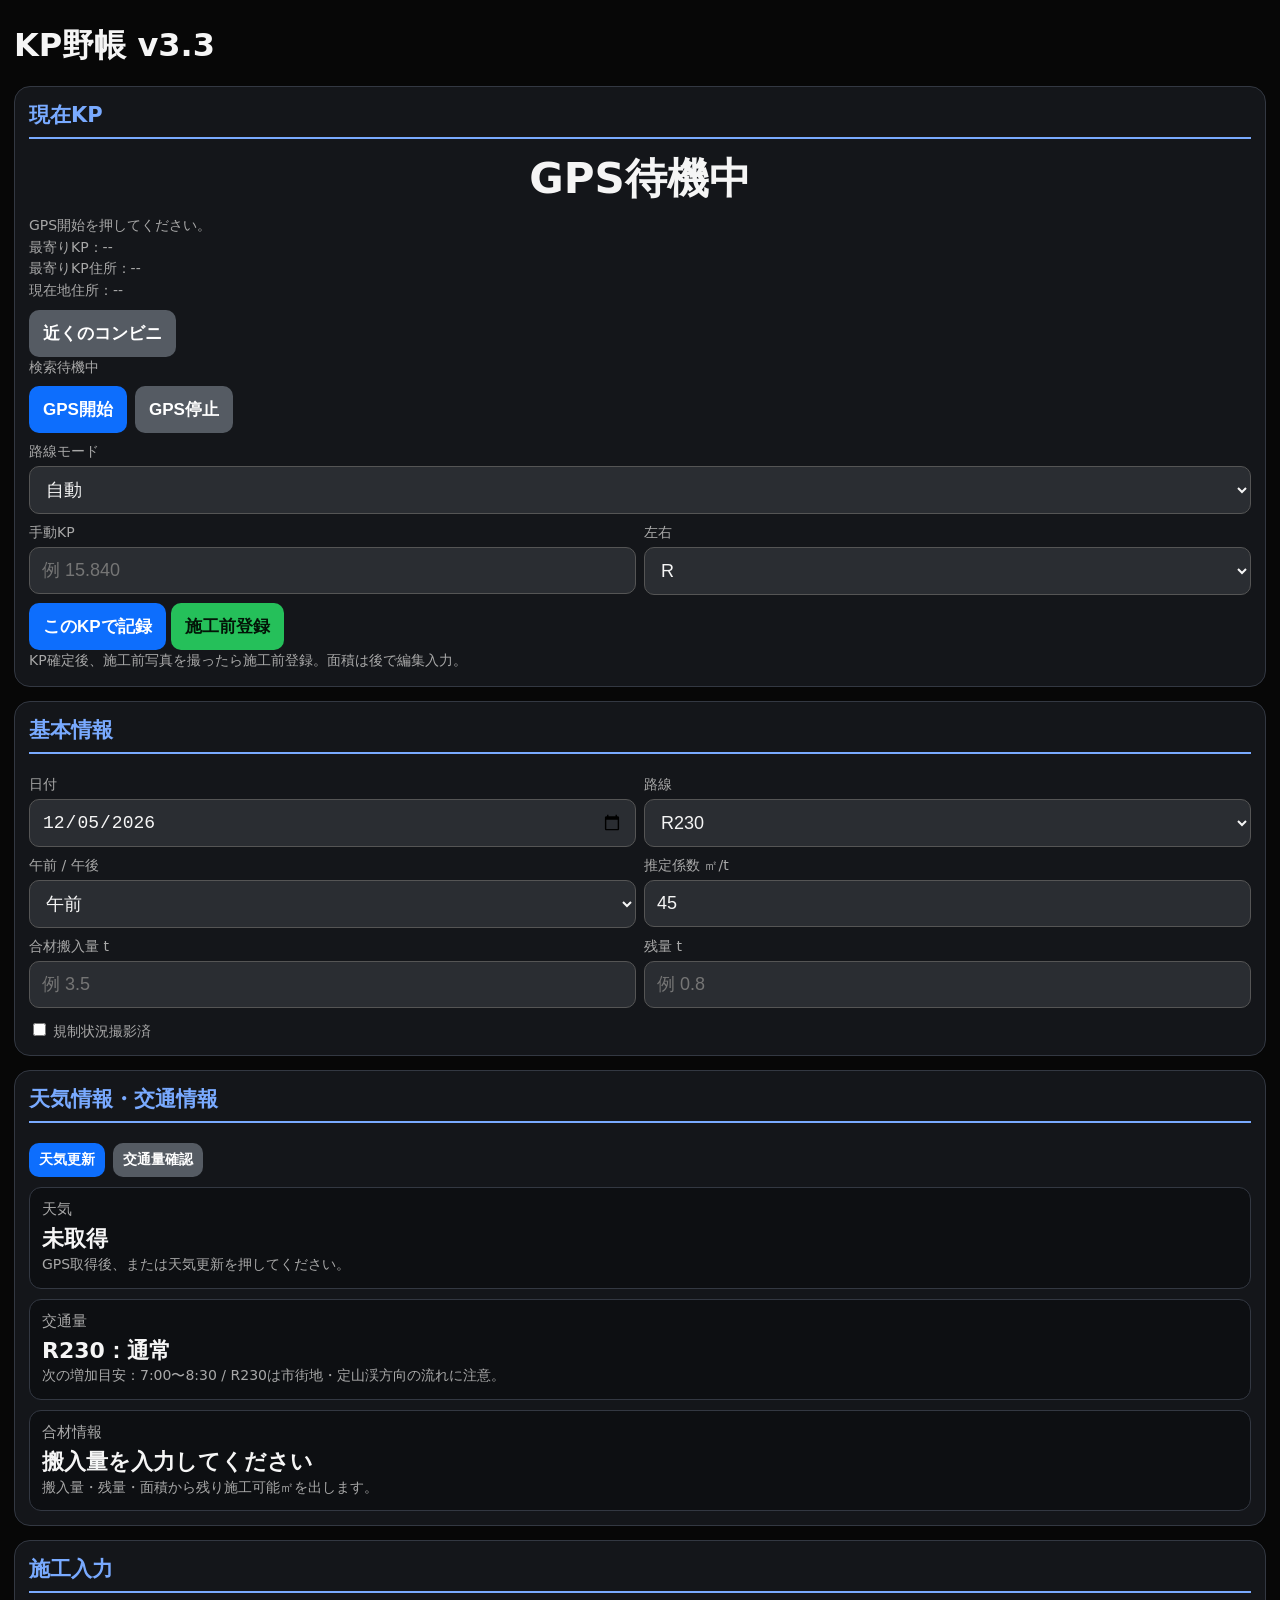
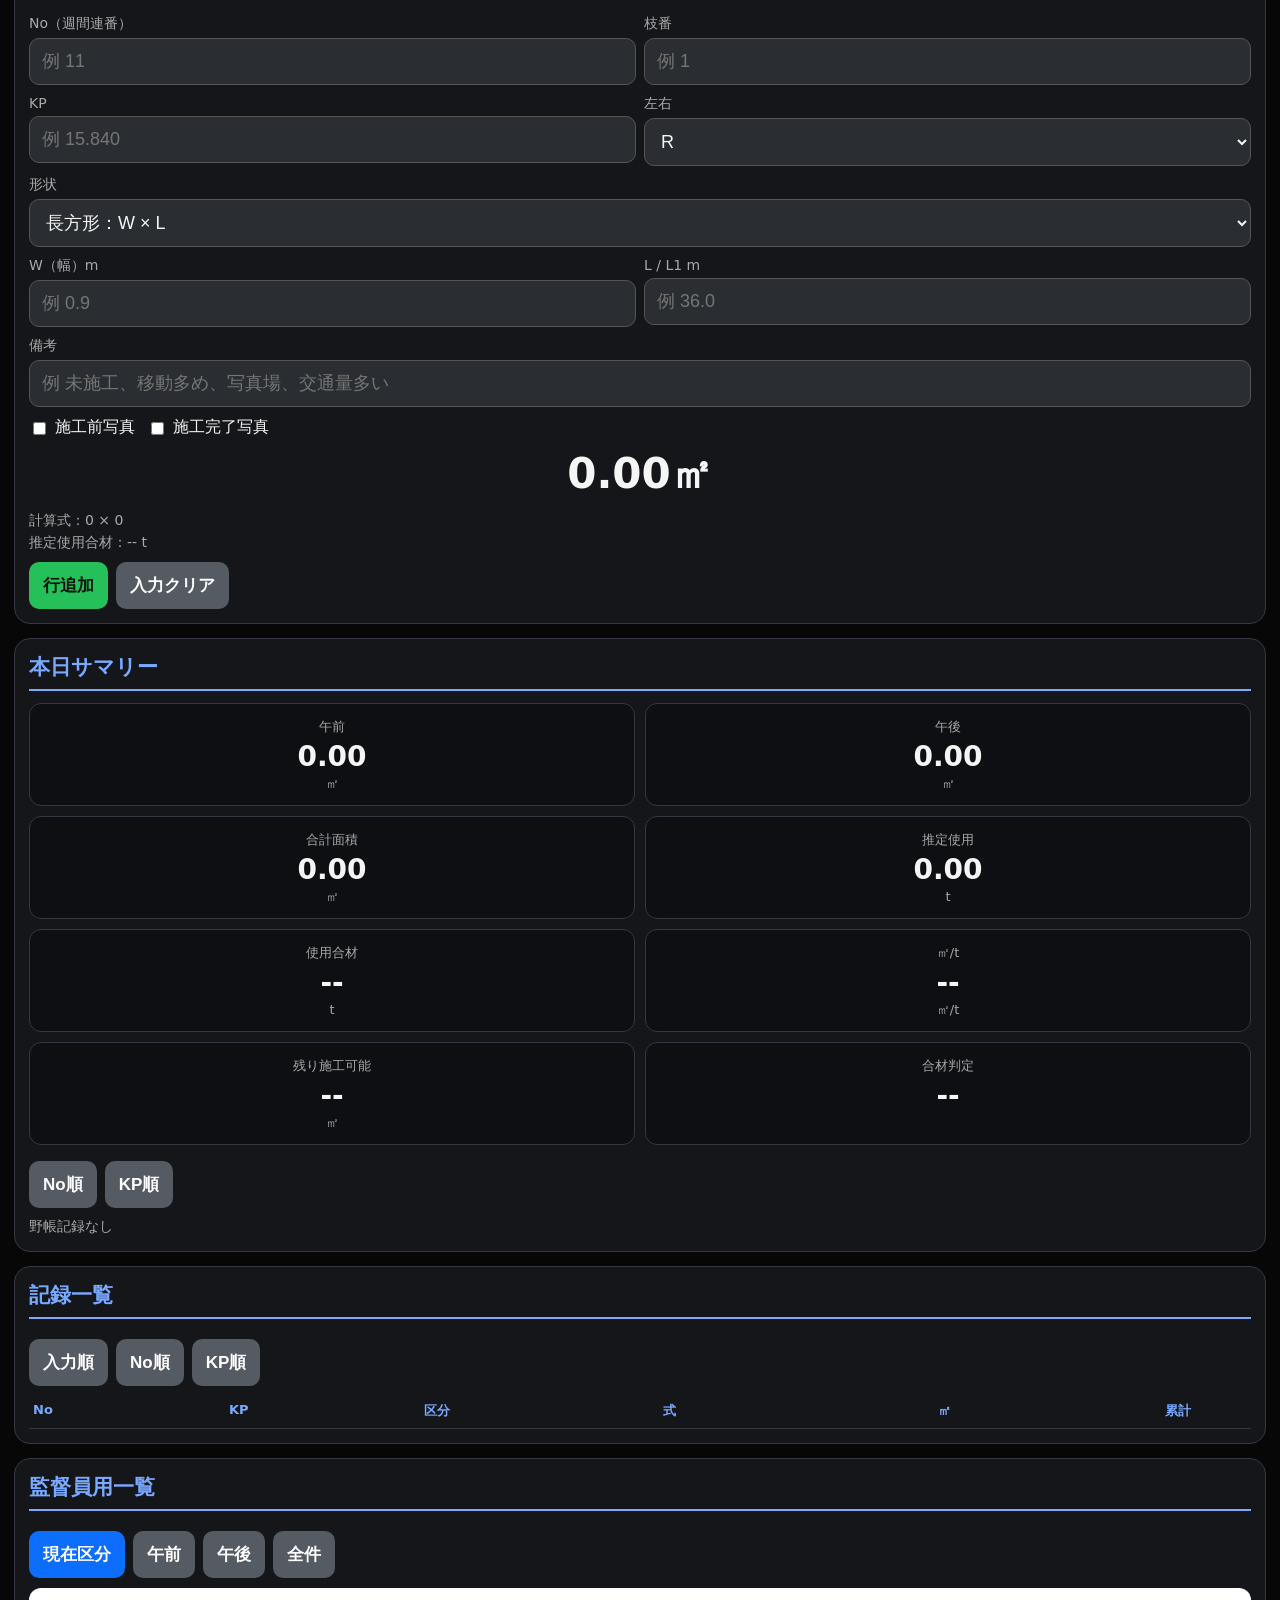
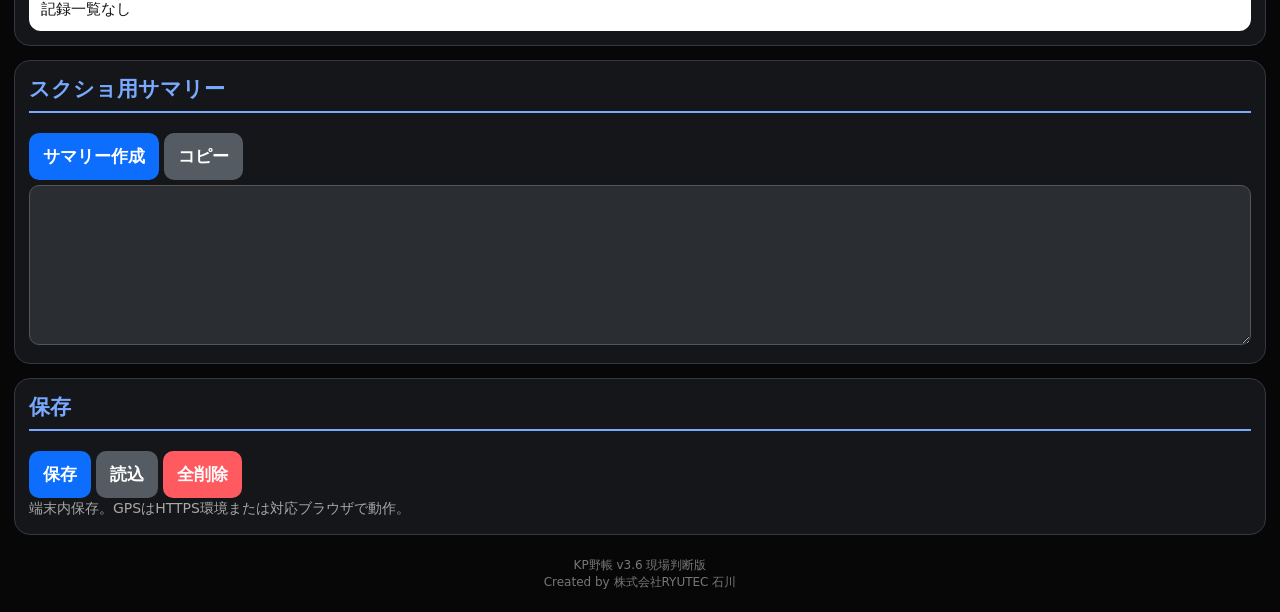
<file: KP_yacho_v3_7_no_screenshot_mode (1).html>
<!DOCTYPE html>
<html lang="ja">
<head>
<meta charset="UTF-8">
<meta name="viewport" content="width=device-width, initial-scale=1.0">
<title>KP野帳 v3.7 監督員用一覧版</title>
<style>
:root{
  --bg:#070707; --card:#14161a; --text:#f5f5f5; --muted:#a8a8a8;
  --blue:#79aaff; --green:#25c05a; --red:#ff5a5f; --gray:#555b63; --line:#333842;
  --warn:#f6c343;
}
*{box-sizing:border-box}
body{margin:0;padding:14px;background:var(--bg);color:var(--text);font-family:system-ui,-apple-system,"Segoe UI",sans-serif}
h1{font-size:32px;margin:10px 0 18px}
h2{font-size:21px;color:var(--blue);border-bottom:2px solid var(--blue);padding-bottom:8px;margin:0 0 12px}
.card{background:var(--card);border:1px solid var(--line);border-radius:16px;padding:14px;margin-bottom:14px}
label{display:block;color:var(--muted);font-size:14px;margin-top:10px}
input,select,textarea{width:100%;padding:12px;margin-top:5px;border-radius:10px;border:1px solid #555;background:#2a2d32;color:var(--text);font-size:18px}
button{border:0;border-radius:10px;padding:12px 14px;font-size:17px;font-weight:700;color:#fff;background:#0d6efd;margin-top:8px}
.btn-green{background:var(--green);color:#031407}.btn-red{background:var(--red)}.btn-gray{background:var(--gray)}
.row{display:flex;gap:8px}.row>div{flex:1}
.big{font-size:42px;font-weight:900;text-align:center;margin:8px 0}
.sub{font-size:14px;color:var(--muted);line-height:1.55}
.warn{background:#3a3008;border:1px solid #7e6a12;color:#ffe28a;padding:10px;border-radius:10px;margin-top:8px}
.summary-grid{display:grid;grid-template-columns:1fr 1fr;gap:10px}
.box{background:#0d0f12;border:1px solid var(--line);border-radius:12px;padding:12px;text-align:center}
.box span{font-size:13px;color:var(--muted)}.box b{display:block;font-size:28px;margin-top:4px}
table{width:100%;border-collapse:collapse;font-size:13px;margin-top:8px}
th,td{border-bottom:1px solid var(--line);padding:8px 4px;text-align:left;vertical-align:top}
th{color:var(--blue)}.right{text-align:right}
.credit{text-align:center;color:#777;font-size:12px;margin:22px 0 6px}
textarea{min-height:160px;font-size:14px}

.sheet-toolbar{display:flex;gap:8px;flex-wrap:wrap;margin:8px 0}
.sheet-line{background:#0d0f12;border:1px solid var(--line);border-radius:10px;padding:8px 10px;margin:6px 0;font-size:16px;line-height:1.35}
.sheet-line b{font-size:18px;color:var(--blue)}
.sheet-meta{font-size:13px;color:var(--muted)}

.photo-checks{display:flex;gap:12px;flex-wrap:wrap;margin-top:10px}
.photo-checks label{display:flex;align-items:center;gap:6px;margin-top:0;font-size:16px;color:var(--text)}
.photo-badge{display:inline-block;border-radius:8px;padding:2px 6px;font-size:12px;margin-top:4px}
.photo-ok{background:#11391f;color:#8cffaa;border:1px solid #256d39}
.photo-warn{background:#3a3008;color:#ffe28a;border:1px solid #7e6a12}
.photo-ng{background:#3a1111;color:#ffb0b0;border:1px solid #7e2222}

.supervisor-sheet{background:#fff;color:#111;border-radius:12px;padding:12px;margin-top:10px;font-size:15px}
.supervisor-sheet table{color:#111;background:#fff;font-size:14px}
.supervisor-sheet th{color:#111;border-bottom:2px solid #333}
.supervisor-sheet td{border-bottom:1px solid #ddd;color:#111}
.supervisor-title{font-size:20px;font-weight:900;margin-bottom:8px}
.supervisor-total{font-size:22px;font-weight:900;text-align:right;margin-top:10px}
.status-started{background:#112b3a;color:#9ee7ff;border:1px solid #245b78}

.brain-panel{background:#0d0f12;border:1px solid var(--line);border-radius:12px;padding:12px;margin-top:10px}
.brain-title{font-size:15px;color:var(--muted);margin-bottom:5px}
.brain-main{font-size:22px;font-weight:800;line-height:1.35}
.brain-alert{background:#3a3008;border:1px solid #7e6a12;color:#ffe28a;border-radius:10px;padding:8px;margin-top:8px;font-size:15px}
.brain-ok{background:#11391f;border:1px solid #256d39;color:#8cffaa;border-radius:10px;padding:8px;margin-top:8px;font-size:15px}
.small-btn{font-size:14px;padding:8px 10px}
.edit-status{display:none;background:#08233a;border:1px solid #1f6aa5;color:#bfe4ff;padding:10px;border-radius:10px;margin:10px 0;font-weight:700;line-height:1.5}
.edit-status small{display:block;color:#e7f5ff;font-weight:500;margin-top:4px}
.edit-row{outline:2px solid var(--warn);background:#2a250f}
</style>
</head>
<body>

<h1>KP野帳 v3.3</h1>

<div class="card">
  <h2>現在KP</h2>
  <div class="big" id="currentKp">GPS待機中</div>
  <div class="sub" id="gpsInfo">GPS開始を押してください。</div>
  <div class="sub" id="nearestInfo">最寄りKP：--</div>
  <div class="sub" id="nearestAddr">最寄りKP住所：--</div>
  <div class="sub" id="currentAddr">現在地住所：--</div>
  <button class="btn-gray" onclick="findConvenienceStores()">近くのコンビニ</button><div class="sub" id="convResults">検索待機中</div>
  <div id="gpsWarn" class="warn" style="display:none"></div>
  <div class="row">
    <button onclick="startGps()">GPS開始</button>
    <button class="btn-gray" onclick="stopGps()">GPS停止</button>
  </div>
  <label>路線モード</label>
  <select id="routeMode" onchange="saveData(false)">
    <option value="auto">自動</option>
    <option value="R230">R230固定</option>
    <option value="R453">R453固定</option>
  </select>
  <div class="row">
    <div><label>手動KP</label><input id="currentKpInput" type="number" step="0.001" placeholder="例 15.840"></div>
    <div><label>左右</label><select id="currentSide"><option>R</option><option>L</option><option>中央</option><option>-</option></select></div>
  </div>
  <button onclick="useCurrentKp()">このKPで記録</button>
  <button class="btn-green" onclick="startWorkRecord()">施工前登録</button>
  <div class="sub">KP確定後、施工前写真を撮ったら施工前登録。面積は後で編集入力。</div>
</div>

<div class="card">
  <h2>基本情報</h2>
  <div class="row">
    <div><label>日付</label><input id="date" type="date"></div>
    <div><label>路線</label><select id="route" onchange="updateTrafficBrain();saveData(false)"><option>R230</option><option>R453</option><option>その他</option></select></div>
  </div>
  <div class="row">
    <div><label>午前 / 午後</label><select id="session"><option>午前</option><option>午後</option></select></div>
    <div><label>推定係数 ㎡/t</label><input id="rate" type="number" step="0.1" value="45" oninput="calcArea();render();"></div>
  </div>
  <div class="row">
    <div><label>合材搬入量 t</label><input id="inTon" type="number" step="0.01" placeholder="例 3.5" oninput="render()"></div>
    <div><label>残量 t</label><input id="leftTon" type="number" step="0.01" placeholder="例 0.8" oninput="render()"></div>
  </div>
  <label><input id="regPhoto" type="checkbox" style="width:auto"> 規制状況撮影済</label>
</div>

<div class="card">
  <h2>天気情報・交通情報</h2>
  <div class="row">
    <button class="small-btn" onclick="updateWeather()">天気更新</button>
    <button class="btn-gray small-btn" onclick="updateTrafficBrain()">交通量確認</button>
  </div>
  <div class="brain-panel">
    <div class="brain-title">天気</div>
    <div class="brain-main" id="weatherNow">未取得</div>
    <div class="sub" id="weatherHourly">GPS取得後、または天気更新を押してください。</div>
    <div id="weatherAdvice"></div>
  </div>
  <div class="brain-panel">
    <div class="brain-title">交通量</div>
    <div class="brain-main" id="trafficNow">未確認</div>
    <div class="sub" id="trafficAdvice">R230/R453の時間帯目安を表示します。</div>
  </div>
  <div class="brain-panel">
    <div class="brain-title">合材情報</div>
    <div class="brain-main" id="materialBrain">搬入量を入力してください</div>
    <div class="sub" id="materialAdvice">推定使用・搬入量・残量から現状を確認します。</div>
  </div>
</div>

<div class="card">
  <h2>施工入力</h2>
  <div id="editStatus" class="edit-status"></div>
  <div class="row">
    <div><label>No（週間連番）</label><input id="no" type="number" placeholder="例 11"></div>
    <div><label>枝番</label><input id="branch" type="number" placeholder="例 1"></div>
  </div>
  <div class="row">
    <div><label>KP</label><input id="kp" type="number" step="0.001" placeholder="例 15.840"></div>
    <div><label>左右</label><select id="side"><option>R</option><option>L</option><option>中央</option><option>-</option></select></div>
  </div>
  <label>形状</label>
  <select id="shape" onchange="shapeChanged();calcArea();">
    <option value="rect">長方形：W × L</option>
    <option value="trap">台形：W × (L1 + L2) ÷ 2</option>
    <option value="tri">三角形：W × L ÷ 2</option>
    <option value="manual">直接入力</option>
  </select>

  <div id="dimWrap">
    <div class="row">
      <div><label>W（幅）m</label><input id="w" type="number" step="0.01" placeholder="例 0.9" oninput="calcArea()"></div>
      <div><label>L / L1 m</label><input id="l1" type="number" step="0.01" placeholder="例 36.0" oninput="calcArea()"></div>
    </div>
    <div id="l2Wrap"><label>L2 m（台形用）</label><input id="l2" type="number" step="0.01" placeholder="例 2.7" oninput="calcArea()"></div>
  </div>

  <div id="manualWrap" style="display:none">
    <label>面積 ㎡</label><input id="manualArea" type="number" step="0.01" placeholder="例 12.34" oninput="calcArea()">
  </div>

  <label>備考</label><input id="memo" placeholder="例 未施工、移動多め、写真場、交通量多い">
  <div class="photo-checks">
    <label><input id="photoBefore" type="checkbox" style="width:auto"> 施工前写真</label>
    <label><input id="photoAfter" type="checkbox" style="width:auto"> 施工完了写真</label>
  </div>

  <div class="big" id="areaView">0.00㎡</div>
  <div class="sub" id="formulaView">計算式：--</div>
  <div class="sub" id="estView">推定使用合材：-- t</div>

  <div class="row">
    <button class="btn-green" id="addBtn" onclick="addItem()">行追加</button>
    <button class="btn-gray" id="cancelEditBtn" onclick="cancelEdit()" style="display:none">編集取消</button>
    <button class="btn-gray" onclick="clearEntry()">入力クリア</button>
  </div>
</div>

<div class="card">
  <h2>本日サマリー</h2>
  <div class="summary-grid">
    <div class="box"><span>午前</span><b id="amArea">0.00</b><span>㎡</span></div>
    <div class="box"><span>午後</span><b id="pmArea">0.00</b><span>㎡</span></div>
    <div class="box"><span>合計面積</span><b id="totalArea">0.00</b><span>㎡</span></div>
    <div class="box"><span>推定使用</span><b id="estTon">0.00</b><span>t</span></div>
    <div class="box"><span>使用合材</span><b id="usedTon">--</b><span>t</span></div>
    <div class="box"><span>㎡/t</span><b id="m2perTon">--</b><span>㎡/t</span></div>
    <div class="box"><span>残り施工可能</span><b id="remainArea">--</b><span>㎡</span></div>
    <div class="box"><span>合材判定</span><b id="materialJudge">--</b><span></span></div>
  </div>
  <div class="sheet-toolbar">
    <button class="btn-gray" onclick="sortItems('no');makeBigSheet()">No順</button>
    <button class="btn-gray" onclick="sortItems('kp');makeBigSheet()">KP順</button>
  </div>
  <div id="bigSheet" class="sub">野帳記録なし</div>
</div>

<div class="card">
  <h2>記録一覧</h2>
  <div class="row">
    <button class="btn-gray" onclick="sortItems('input')">入力順</button>
    <button class="btn-gray" onclick="sortItems('no')">No順</button>
    <button class="btn-gray" onclick="sortItems('kp')">KP順</button>
  </div>
  <table>
    <thead><tr><th>No</th><th>KP</th><th>区分</th><th>式</th><th class="right">㎡</th><th class="right">累計</th><th></th></tr></thead>
    <tbody id="tbody"></tbody>
  </table>
</div>



<div class="card">
  <h2>監督員用一覧</h2>
  <div class="sheet-toolbar">
    <button onclick="makeSupervisorSheet('current')">現在区分</button>
    <button class="btn-gray" onclick="makeSupervisorSheet('am')">午前</button>
    <button class="btn-gray" onclick="makeSupervisorSheet('pm')">午後</button>
    <button class="btn-gray" onclick="makeSupervisorSheet('all')">全件</button>
  </div>
  <div id="supervisorSheet" class="supervisor-sheet">記録一覧なし</div>
</div>

<div class="card">
  <h2>スクショ用サマリー</h2>
  <button onclick="makeSummary()">サマリー作成</button>
  <button class="btn-gray" onclick="copySummary()">コピー</button>
  <textarea id="summaryText"></textarea>
</div>

<div class="card">
  <h2>保存</h2>
  <button onclick="saveData()">保存</button>
  <button class="btn-gray" onclick="loadData()">読込</button>
  <button class="btn-red" onclick="resetData()">全削除</button>
  <div class="sub">端末内保存。GPSはHTTPS環境または対応ブラウザで動作。</div>
</div>

<div class="credit">
  KP野帳 v3.6 現場判断版<br>
  Created by 株式会社RYUTEC 石川
</div>

<script>
// =========================
// KP座標データ
// ここに前に動いたKPアプリの byRoute データを貼る
// 形式例：{kp: 10.78, lat: 43.000000, lon: 141.000000}
// =========================
const byRoute = {"国道230号":[{"kp":0.0,"lat":43.06191110999998,"lon":141.3509421,"addr":"札幌市中央区北一条西"},{"kp":0.1,"lat":43.06175111,"lon":141.3497342,"addr":"札幌市中央区北一条西"},{"kp":0.2,"lat":43.0615781,"lon":141.3485293,"addr":"札幌市中央区北一条西"},{"kp":0.3,"lat":43.06142009999999,"lon":141.3473204,"addr":"札幌市中央区北一条西"},{"kp":0.4,"lat":43.06126008999998,"lon":141.3461125,"addr":"札幌市中央区北一条西"},{"kp":0.5,"lat":43.06116307999999,"lon":141.3449117,"addr":"札幌市中央区北一条西"},{"kp":0.6,"lat":43.06100007999997,"lon":141.3437038,"addr":"札幌市中央区北一条西"},{"kp":0.7,"lat":43.06084307999997,"lon":141.3424949,"addr":"札幌市中央区北一条西"},{"kp":0.8,"lat":43.06065707000001,"lon":141.341294,"addr":"札幌市中央区北一条西"},{"kp":0.9,"lat":43.06010513000003,"lon":141.341035,"addr":"札幌市中央区北一条西"},{"kp":1.0,"lat":43.05933321999999,"lon":141.341234,"addr":"札幌市中央区大通西"},{"kp":1.1,"lat":43.05843631,"lon":141.3412981,"addr":"札幌市中央区大通西"},{"kp":1.2,"lat":43.05754740999999,"lon":141.3414881,"addr":"札幌市中央区南一条西"},{"kp":1.3,"lat":43.05666050999999,"lon":141.3416991,"addr":"札幌市中央区南一条西"},{"kp":1.4,"lat":43.05577461000003,"lon":141.3419141,"addr":"札幌市中央区南二条西"},{"kp":1.5,"lat":43.05488670999998,"lon":141.3421192,"addr":"札幌市中央区南三条西"},{"kp":1.6,"lat":43.0539928,"lon":141.3422632,"addr":"札幌市中央区南四条西"},{"kp":1.7,"lat":43.05309790000002,"lon":141.3423902,"addr":"札幌市中央区南五条西"},{"kp":1.8,"lat":43.05219999999999,"lon":141.3424703,"addr":"札幌市中央区南六条西"},{"kp":1.9,"lat":43.05134709,"lon":141.3423623,"addr":"札幌市中央区南六条西"},{"kp":2.0,"lat":43.05087414,"lon":141.3424043,"addr":"札幌市中央区南七条西"},{"kp":2.1,"lat":43.04952829,"lon":141.3425504,"addr":"札幌市中央区南八条西"},{"kp":2.2,"lat":43.04863238000001,"lon":141.3426534,"addr":"札幌市中央区南八条西"},{"kp":2.3,"lat":43.04773448000002,"lon":141.3427425,"addr":"札幌市中央区南九条西"},{"kp":2.4,"lat":43.04683757999999,"lon":141.3428424999999,"addr":"札幌市中央区南九条西"},{"kp":2.5,"lat":43.04593968,"lon":141.3429435,"addr":"札幌市中央区南十条西"},{"kp":2.6,"lat":43.04504378000001,"lon":141.3430605,"addr":"札幌市中央区南十一条西"},{"kp":2.7,"lat":43.04414987000003,"lon":141.3431976,"addr":"札幌市中央区南十一条西"},{"kp":2.8,"lat":43.04325397,"lon":141.3433106,"addr":"札幌市中央区南十二条西"},{"kp":2.9,"lat":43.04235707000001,"lon":141.3434266,"addr":"札幌市中央区南十三条西"},{"kp":3.0,"lat":43.04189111999999,"lon":141.3434867,"addr":"札幌市中央区南十三条西"},{"kp":3.1,"lat":43.04054526999998,"lon":141.3436427000001,"addr":"札幌市中央区南十四条西"},{"kp":3.2,"lat":43.03964835999999,"lon":141.3437487,"addr":"札幌市中央区南十五条西"},{"kp":3.3,"lat":43.03875246000001,"lon":141.3438678,"addr":"札幌市中央区南十五条西"},{"kp":3.4,"lat":43.03785755999998,"lon":141.3439948,"addr":"札幌市中央区南十六条西"},{"kp":3.5,"lat":43.03696065999999,"lon":141.3441047999999,"addr":"札幌市中央区南十七条西"},{"kp":3.6,"lat":43.03606376000001,"lon":141.3442079,"addr":"札幌市中央区南十七条西"},{"kp":3.7,"lat":43.03516784999998,"lon":141.3443239,"addr":"札幌市中央区南十八条西"},{"kp":3.8,"lat":43.03427295,"lon":141.3444429,"addr":"札幌市中央区南十九条西"},{"kp":3.9,"lat":43.03337605,"lon":141.344549,"addr":"札幌市中央区南十九条西"},{"kp":4.0,"lat":43.03248314999998,"lon":141.344665,"addr":"札幌市中央区南二十条西"},{"kp":4.1,"lat":43.03158725,"lon":141.344772,"addr":"札幌市中央区南二十一条西"},{"kp":4.2,"lat":43.03069134000001,"lon":141.3448981000001,"addr":"札幌市中央区南二十一条西"},{"kp":4.3,"lat":43.02979543999999,"lon":141.3450061,"addr":"札幌市中央区南二十二条西"},{"kp":4.4,"lat":43.02889954,"lon":141.3451281,"addr":"札幌市中央区南二十三条西"},{"kp":4.5,"lat":43.02800364000001,"lon":141.3452472,"addr":"札幌市中央区南二十三条西"},{"kp":4.6,"lat":43.02710673000002,"lon":141.3453482,"addr":"札幌市中央区南二十四条西"},{"kp":4.7,"lat":43.02620982999999,"lon":141.3454542,"addr":"札幌市中央区南二十五条西"},{"kp":4.8,"lat":43.02531293000001,"lon":141.3455662,"addr":"札幌市中央区南二十五条西"},{"kp":4.9,"lat":43.02441702999998,"lon":141.3456773,"addr":"札幌市中央区南二十六条西"},{"kp":5.0,"lat":43.02353311999998,"lon":141.3457843,"addr":"札幌市中央区南二十七条西"},{"kp":5.1,"lat":43.02263622,"lon":141.3458963,"addr":"札幌市中央区南二十七条西"},{"kp":5.2,"lat":43.02174032000001,"lon":141.3460083999999,"addr":"札幌市中央区南二十八条西"},{"kp":5.3,"lat":43.02084342000002,"lon":141.3461094,"addr":"札幌市中央区南二十九条西"},{"kp":5.4,"lat":43.01994651999999,"lon":141.3462154,"addr":"札幌市中央区南二十九条西"},{"kp":5.5,"lat":43.01905061,"lon":141.3463345,"addr":"札幌市中央区南三十条西"},{"kp":5.6,"lat":43.01815371000001,"lon":141.3464395,"addr":"札幌市中央区南三十条西"},{"kp":5.7,"lat":43.01725780999999,"lon":141.3465585,"addr":"札幌市中央区南三十条西"},{"kp":5.8,"lat":43.01636191,"lon":141.3466746,"addr":"札幌市南区南三十一条西"},{"kp":5.9,"lat":43.01546700000002,"lon":141.3467986,"addr":"札幌市南区南三十二条西"},{"kp":6.0,"lat":43.01500004999999,"lon":141.3467936,"addr":"札幌市南区南三十三条西"},{"kp":6.1,"lat":43.01369819000003,"lon":141.3463177,"addr":"札幌市南区南三十三条西"},{"kp":6.2,"lat":43.01282127000001,"lon":141.3460378,"addr":"札幌市南区南三十四条西"},{"kp":6.3,"lat":43.01194636,"lon":141.3457498,"addr":"札幌市南区南三十四条西"},{"kp":6.4,"lat":43.01107145,"lon":141.3454619000001,"addr":"札幌市南区南三十五条西"},{"kp":6.5,"lat":43.01019853999999,"lon":141.345164,"addr":"札幌市南区南三十五条西"},{"kp":6.6,"lat":43.00932562999999,"lon":141.344867,"addr":"札幌市南区南三十六条西"},{"kp":6.7,"lat":43.00844971999998,"lon":141.3445811,"addr":"札幌市南区南三十七条西"},{"kp":6.8,"lat":43.00757680000002,"lon":141.3442822,"addr":"札幌市南区南三十七条西"},{"kp":6.9,"lat":43.00670189000001,"lon":141.3439932,"addr":"札幌市南区南三十七条西"},{"kp":7.0,"lat":43.00583398000002,"lon":141.3437143,"addr":"札幌市南区南三十八条西"},{"kp":7.1,"lat":43.00495906999997,"lon":141.3434244,"addr":"札幌市南区南三十九条西"},{"kp":7.2,"lat":43.00408816000002,"lon":141.3431204,"addr":"札幌市南区南三十九条西"},{"kp":7.3,"lat":43.00330023000001,"lon":141.3425495,"addr":"札幌市南区川沿一条"},{"kp":7.4,"lat":43.00268828000002,"lon":141.3416556,"addr":"札幌市南区川沿一条"},{"kp":7.5,"lat":43.00204534000002,"lon":141.3408317,"addr":"札幌市南区川沿一条"},{"kp":7.6,"lat":43.00142339000004,"lon":141.3399458,"addr":"札幌市南区川沿一条"},{"kp":7.7,"lat":43.00078644000001,"lon":141.3390799,"addr":"札幌市南区川沿一条"},{"kp":7.8,"lat":43.0000675,"lon":141.338344,"addr":"札幌市南区川沿一条"},{"kp":7.9,"lat":42.99929858,"lon":141.3377061,"addr":"札幌市南区川沿一条"},{"kp":8.0,"lat":42.99849964999997,"lon":141.3371882,"addr":"札幌市南区川沿二条"},{"kp":8.1,"lat":42.99765773000001,"lon":141.3367533,"addr":"札幌市南区川沿二条"},{"kp":8.2,"lat":42.99679682,"lon":141.3363953,"addr":"札幌市南区川沿三条"},{"kp":8.3,"lat":42.99593390999999,"lon":141.3360464,"addr":"札幌市南区川沿三条"},{"kp":8.4,"lat":42.99505999000002,"lon":141.3357525,"addr":"札幌市南区川沿四条"},{"kp":8.5,"lat":42.99418607999998,"lon":141.3354584999999,"addr":"札幌市南区川沿四条"},{"kp":8.6,"lat":42.99333216999999,"lon":141.3351066,"addr":"札幌市南区川沿五条"},{"kp":8.7,"lat":42.99245726000002,"lon":141.3348157,"addr":"札幌市南区川沿五条"},{"kp":8.8,"lat":42.99158135,"lon":141.3345347,"addr":"札幌市南区川沿五条"},{"kp":8.9,"lat":42.99069444000001,"lon":141.3343258,"addr":"札幌市南区川沿六条"},{"kp":9.0,"lat":42.99021648999999,"lon":141.3342648,"addr":"札幌市南区川沿六条"},{"kp":9.1,"lat":42.98886763000002,"lon":141.3343119,"addr":"札幌市南区川沿六条"},{"kp":9.2,"lat":42.98797473,"lon":141.3344609,"addr":"札幌市南区川沿六条"},{"kp":9.3,"lat":42.98708883,"lon":141.3346829,"addr":"札幌市南区川沿八条"},{"kp":9.4,"lat":42.98620493000001,"lon":141.3349139,"addr":"札幌市南区川沿八条"},{"kp":9.5,"lat":42.98532003000001,"lon":141.335136,"addr":"札幌市南区川沿九条"},{"kp":9.6,"lat":42.98443212000001,"lon":141.335338,"addr":"札幌市南区川沿十条"},{"kp":9.7,"lat":42.98354622000001,"lon":141.335551,"addr":"札幌市南区川沿十条"},{"kp":9.8,"lat":42.98265832,"lon":141.335754,"addr":"札幌市南区川沿十一条"},{"kp":9.9,"lat":42.98177342000001,"lon":141.33598,"addr":"札幌市南区川沿十一条"},{"kp":10.0,"lat":42.98130147000001,"lon":141.3360941,"addr":"札幌市南区川沿十二条"},{"kp":10.1,"lat":42.97997362000001,"lon":141.3364291,"addr":"札幌市南区川沿十二条"},{"kp":10.2,"lat":42.97908772000001,"lon":141.3366491,"addr":"札幌市南区川沿十三条"},{"kp":10.3,"lat":42.97818982000002,"lon":141.3367032,"addr":"札幌市南区川沿十四条"},{"kp":10.4,"lat":42.97729991000001,"lon":141.3365462,"addr":"札幌市南区川沿十四条"},{"kp":10.5,"lat":42.97645699000001,"lon":141.3361203,"addr":"札幌市南区川沿十五条"},{"kp":10.6,"lat":42.97562006999999,"lon":141.3356684,"addr":"札幌市南区川沿十五条"},{"kp":10.7,"lat":42.97477915000003,"lon":141.3352324,"addr":"札幌市南区川沿十六条"},{"kp":10.8,"lat":42.97393924000001,"lon":141.3347915,"addr":"札幌市南区川沿十六条"},{"kp":10.9,"lat":42.97309432,"lon":141.3343716,"addr":"札幌市南区川沿十七条"},{"kp":11.0,"lat":42.9722664,"lon":141.3339387,"addr":"札幌市南区川沿十八条"},{"kp":11.1,"lat":42.97142647999997,"lon":141.3334997,"addr":"札幌市南区川沿十八条"},{"kp":11.2,"lat":42.97058556999998,"lon":141.3330608,"addr":"札幌市南区川沿十八条"},{"kp":11.3,"lat":42.96973865000001,"lon":141.3326459,"addr":"札幌市石山大橋"},{"kp":11.4,"lat":42.96889572999997,"lon":141.332217,"addr":"札幌市石山大橋"},{"kp":11.5,"lat":42.96807080999998,"lon":141.331737,"addr":"札幌市南区石山一条"},{"kp":11.6,"lat":42.96739787000001,"lon":141.3309331,"addr":"札幌市南区石山一条"},{"kp":11.7,"lat":42.96692289999997,"lon":141.3299022,"addr":"札幌市南区石山一条"},{"kp":11.8,"lat":42.96662091,"lon":141.3287473000001,"addr":"札幌市南区石山一条"},{"kp":11.9,"lat":42.96631892999999,"lon":141.3275925,"addr":"札幌市南区石山一条"},{"kp":12.0,"lat":42.96587595999999,"lon":141.3265766,"addr":"札幌市南区石山一条"},{"kp":12.1,"lat":42.96521001000001,"lon":141.3257557,"addr":"札幌市南区石山一条"},{"kp":12.2,"lat":42.96449508000001,"lon":141.3250108,"addr":"札幌市南区石山一条"},{"kp":12.3,"lat":42.96378414000002,"lon":141.3242599,"addr":"札幌市南区石山一条"},{"kp":12.4,"lat":42.96322418000001,"lon":141.323309,"addr":"札幌市南区石山一条"},{"kp":12.5,"lat":42.9628622,"lon":141.3221891,"addr":"札幌市南区石山一条"},{"kp":12.6,"lat":42.96258520999998,"lon":141.3210322,"addr":"札幌市南区石山一条"},{"kp":12.7,"lat":42.96225023,"lon":141.3198953,"addr":"札幌市南区石山一条"},{"kp":12.8,"lat":42.96191424000001,"lon":141.3187574,"addr":"札幌市南区石山一条"},{"kp":12.9,"lat":42.96161425000002,"lon":141.3176025,"addr":"札幌市南区石山一条"},{"kp":13.0,"lat":42.96152925000002,"lon":141.3169736,"addr":"札幌市南区石山一条"},{"kp":13.1,"lat":42.96131723999998,"lon":141.3151577,"addr":"札幌市南区石山一条"},{"kp":13.2,"lat":42.96116123999998,"lon":141.3139508,"addr":"札幌市南区石山一条"},{"kp":13.3,"lat":42.96102122999999,"lon":141.3127399,"addr":"札幌市南区石山一条"},{"kp":13.4,"lat":42.96101121,"lon":141.311516,"addr":"札幌市南区藤野二条"},{"kp":13.5,"lat":42.96103619000003,"lon":141.3102901,"addr":"札幌市南区藤野二条"},{"kp":13.6,"lat":42.96110515999998,"lon":141.3090682,"addr":"札幌市南区藤野二条"},{"kp":13.7,"lat":42.96116212999998,"lon":141.3078453,"addr":"札幌市南区藤野二条"},{"kp":13.8,"lat":42.96121411,"lon":141.3066214,"addr":"札幌市南区藤野二条"},{"kp":13.9,"lat":42.96128408,"lon":141.3053995,"addr":"札幌市南区藤野二条"},{"kp":14.0,"lat":42.96131806000001,"lon":141.3047736,"addr":"札幌市南区藤野二条"},{"kp":14.1,"lat":42.96139701999999,"lon":141.3029387,"addr":"札幌市南区藤野二条"},{"kp":14.2,"lat":42.96144199999999,"lon":141.3017138,"addr":"札幌市南区藤野二条"},{"kp":14.3,"lat":42.96150097,"lon":141.3004909,"addr":"札幌市南区藤野二条"},{"kp":14.4,"lat":42.96156894000002,"lon":141.299269,"addr":"札幌市南区藤野二条"},{"kp":14.5,"lat":42.96161190999998,"lon":141.2980451,"addr":"札幌市南区藤野二条"},{"kp":14.6,"lat":42.96167288999999,"lon":141.2968222,"addr":"札幌市南区藤野二条"},{"kp":14.7,"lat":42.96173686000001,"lon":141.2956003,"addr":"札幌市南区藤野二条"},{"kp":14.8,"lat":42.96179583000001,"lon":141.2943774,"addr":"札幌市南区藤野二条"},{"kp":14.9,"lat":42.96183780000001,"lon":141.2931525,"addr":"札幌市南区藤野二条"},{"kp":15.0,"lat":42.96189178,"lon":141.2919346,"addr":"札幌市南区藤野二条"},{"kp":15.1,"lat":42.96196274999999,"lon":141.2907127,"addr":"札幌市南区藤野二条"},{"kp":15.2,"lat":42.96202071999999,"lon":141.2894908,"addr":"札幌市南区藤野二条"},{"kp":15.3,"lat":42.96207569000003,"lon":141.2882679,"addr":"札幌市南区藤野二条"},{"kp":15.4,"lat":42.96205367,"lon":141.287043,"addr":"札幌市南区藤野二条"},{"kp":15.5,"lat":42.96188567000001,"lon":141.2858481,"addr":"札幌市南区藤野二条"},{"kp":15.6,"lat":42.96163368000003,"lon":141.2846722,"addr":"札幌市南区藤野二条"},{"kp":15.7,"lat":42.96132168999999,"lon":141.2835223,"addr":"札幌市南区藤野二条"},{"kp":15.8,"lat":42.96105969999998,"lon":141.2823505,"addr":"札幌市南区藤野二条"},{"kp":15.9,"lat":42.96091269,"lon":141.2811476,"addr":"札幌市南区藤野二条"},{"kp":16.0,"lat":42.96090167000001,"lon":141.2799847,"addr":"札幌市南区藤野二条"},{"kp":16.1,"lat":42.96099964,"lon":141.2787668,"addr":"札幌市南区藤野二条"},{"kp":16.2,"lat":42.96109961,"lon":141.2775479,"addr":"札幌市南区藤野二条"},{"kp":16.3,"lat":42.96120158,"lon":141.276331,"addr":"札幌市南区藤野二条"},{"kp":16.4,"lat":42.96130755000002,"lon":141.275113,"addr":"札幌市南区藤野二条"},{"kp":16.5,"lat":42.96139650999999,"lon":141.2738941,"addr":"札幌市南区藤野二条"},{"kp":16.6,"lat":42.96150148,"lon":141.2726772,"addr":"札幌市南区藤野二条"},{"kp":16.7,"lat":42.96159445000001,"lon":141.2714583,"addr":"札幌市南区簾舞二条"},{"kp":16.8,"lat":42.96170542,"lon":141.2702414,"addr":"札幌市南区簾舞二条"},{"kp":16.9,"lat":42.96181139000002,"lon":141.2690245,"addr":"札幌市南区簾舞二条"},{"kp":17.0,"lat":42.96186637000001,"lon":141.2682806,"addr":"札幌市南区簾舞二条"},{"kp":17.1,"lat":42.96200732000001,"lon":141.2664527,"addr":"札幌市南区簾舞二条"},{"kp":17.2,"lat":42.96202629999998,"lon":141.2652308,"addr":"札幌市南区簾舞二条"},{"kp":17.3,"lat":42.96188528999998,"lon":141.2640199,"addr":"札幌市南区簾舞二条"},{"kp":17.4,"lat":42.96170629,"lon":141.262819,"addr":"札幌市南区簾舞二条"},{"kp":17.5,"lat":42.96152529000001,"lon":141.2616182,"addr":"札幌市南区簾舞二条"},{"kp":17.6,"lat":42.96135928000003,"lon":141.2604143,"addr":"札幌市南区簾舞二条"},{"kp":17.7,"lat":42.96117928,"lon":141.2592134,"addr":"札幌市南区簾舞二条"},{"kp":17.8,"lat":42.96098627999997,"lon":141.2580155,"addr":"札幌市南区簾舞二条"},{"kp":17.9,"lat":42.96068329000001,"lon":141.2568646,"addr":"札幌市南区簾舞"},{"kp":18.0,"lat":42.96024632000002,"lon":141.2559177,"addr":"札幌市南区簾舞"},{"kp":18.1,"lat":42.95970037000001,"lon":141.2549448,"addr":"札幌市南区簾舞"},{"kp":18.2,"lat":42.95911241,"lon":141.2540169,"addr":"札幌市南区簾舞"},{"kp":18.3,"lat":42.95852945999997,"lon":141.253083,"addr":"札幌市南区簾舞"},{"kp":18.4,"lat":42.95794649999998,"lon":141.2521491,"addr":"札幌市南区簾舞"},{"kp":18.5,"lat":42.95735855000002,"lon":141.2512212,"addr":"札幌市南区簾舞"},{"kp":18.6,"lat":42.95677359999998,"lon":141.2502883,"addr":"札幌市南区簾舞"},{"kp":18.7,"lat":42.95624064,"lon":141.2493014,"addr":"札幌市南区簾舞"},{"kp":18.8,"lat":42.95584966000003,"lon":141.2482025,"addr":"札幌市南区簾舞"},{"kp":18.9,"lat":42.95562766000001,"lon":141.2470166,"addr":"札幌市板割沢橋"},{"kp":19.0,"lat":42.95557766000002,"lon":141.2463887,"addr":"札幌市南区簾舞"},{"kp":19.1,"lat":42.95564362000001,"lon":141.2445568,"addr":"札幌市南区簾舞"},{"kp":19.2,"lat":42.95578358,"lon":141.2433459,"addr":"札幌市南区豊滝"},{"kp":19.3,"lat":42.95593453999998,"lon":141.242138,"addr":"札幌市中の沢橋"},{"kp":19.4,"lat":42.95607950999998,"lon":141.2409281,"addr":"札幌市中の沢橋"},{"kp":19.5,"lat":42.95622446999999,"lon":141.2397192,"addr":"札幌市南区豊滝"},{"kp":19.6,"lat":42.95637243,"lon":141.2385103,"addr":"札幌市南区豊滝"},{"kp":19.7,"lat":42.95652039999997,"lon":141.2373014,"addr":"札幌市南区豊滝"},{"kp":19.8,"lat":42.95666435999997,"lon":141.2360915,"addr":"札幌市南区豊滝"},{"kp":19.9,"lat":42.95680732000001,"lon":141.2348806,"addr":"札幌市新盤の沢橋"},{"kp":20.0,"lat":42.95689429999997,"lon":141.2341926,"addr":"札幌市南区豊滝"},{"kp":20.1,"lat":42.95731123000002,"lon":141.2324468,"addr":"札幌市南区豊滝"},{"kp":20.2,"lat":42.95761418000002,"lon":141.2312929,"addr":"札幌市南区豊滝"},{"kp":20.3,"lat":42.95792612000001,"lon":141.2301429,"addr":"札幌市南区豊滝"},{"kp":20.4,"lat":42.95831706000003,"lon":141.22904,"addr":"札幌市南区豊滝"},{"kp":20.5,"lat":42.95883198999999,"lon":141.2280361,"addr":"札幌市南区小金湯"},{"kp":20.6,"lat":42.95936090999999,"lon":141.2270441,"addr":"札幌市南区小金湯"},{"kp":20.7,"lat":42.95989784,"lon":141.2260602,"addr":"札幌市南区小金湯"},{"kp":20.8,"lat":42.96043475999998,"lon":141.2250762,"addr":"札幌市南区小金湯"},{"kp":20.9,"lat":42.96097069,"lon":141.2240923,"addr":"札幌市南区小金湯"},{"kp":21.0,"lat":42.96153761999999,"lon":141.2232793,"addr":"札幌市南区小金湯"},{"kp":21.1,"lat":42.96226552999998,"lon":141.2225994,"addr":"札幌市南区小金湯"},{"kp":21.2,"lat":42.96305543,"lon":141.2220144,"addr":"札幌市南区小金湯"},{"kp":21.3,"lat":42.96386632999998,"lon":141.2214804,"addr":"札幌市南区小金湯"},{"kp":21.4,"lat":42.96467324,"lon":141.2209374000001,"addr":"札幌市南区小金湯"},{"kp":21.5,"lat":42.96538315000002,"lon":141.2201924,"addr":"札幌市南区小金湯"},{"kp":21.6,"lat":42.96594406999999,"lon":141.2192425,"addr":"札幌市南区小金湯"},{"kp":21.7,"lat":42.96639701000002,"lon":141.2181835,"addr":"札幌市南区小金湯"},{"kp":21.8,"lat":42.96684794,"lon":141.2171216,"addr":"札幌市南区小金湯"},{"kp":21.9,"lat":42.96727588,"lon":141.2160487,"addr":"札幌市南区小金湯"},{"kp":22.0,"lat":42.96757382999999,"lon":141.2153607,"addr":"札幌市南区小金湯"},{"kp":22.1,"lat":42.96826673,"lon":141.2137818,"addr":"札幌市南区小金湯"},{"kp":22.2,"lat":42.96872165999999,"lon":141.2127249,"addr":"札幌市南区小金湯"},{"kp":22.3,"lat":42.96916160000003,"lon":141.211655,"addr":"札幌市南区小金湯"},{"kp":22.4,"lat":42.96954254000001,"lon":141.210547,"addr":"札幌市南区小金湯"},{"kp":22.5,"lat":42.9697255,"lon":141.2093501,"addr":"札幌市南区小金湯"},{"kp":22.6,"lat":42.96972347999999,"lon":141.2084762,"addr":"札幌市南区小金湯"},{"kp":23.0,"lat":42.96965047999998,"lon":141.2078712,"addr":"札幌市南区小金湯"},{"kp":23.1,"lat":42.96935549,"lon":141.2067164,"addr":"札幌市南区小金湯"},{"kp":23.2,"lat":42.96901451000001,"lon":141.2055815,"addr":"札幌市南区小金湯"},{"kp":23.3,"lat":42.96869351999999,"lon":141.2044366,"addr":"札幌市南区小金湯"},{"kp":23.4,"lat":42.96851252,"lon":141.2032377,"addr":"札幌市南区小金湯"},{"kp":23.5,"lat":42.96836451000002,"lon":141.2020288,"addr":"札幌市南区定山渓"},{"kp":23.6,"lat":42.96822550999999,"lon":141.2008179,"addr":"札幌市南区定山渓"},{"kp":23.7,"lat":42.96809949999999,"lon":141.199604,"addr":"札幌市南区定山渓"},{"kp":23.8,"lat":42.96804848000001,"lon":141.1983811,"addr":"札幌市南区定山渓"},{"kp":23.9,"lat":42.96811345999999,"lon":141.1971592,"addr":"札幌市南区定山渓"},{"kp":24.0,"lat":42.96819743999998,"lon":141.1965563,"addr":"札幌市南区定山渓"},{"kp":24.1,"lat":42.96849237000001,"lon":141.1947624,"addr":"札幌市南区定山渓"},{"kp":24.2,"lat":42.96876932000002,"lon":141.1935975,"addr":"札幌市南区定山渓"},{"kp":24.3,"lat":42.96908726999999,"lon":141.1924506,"addr":"札幌市南区定山渓"},{"kp":24.4,"lat":42.96943120999999,"lon":141.1913176,"addr":"札幌市南区定山渓"},{"kp":24.5,"lat":42.96974716,"lon":141.1901707,"addr":"札幌市南区定山渓"},{"kp":24.6,"lat":42.96982812999998,"lon":141.1889578000001,"addr":"札幌市南区定山渓"},{"kp":24.7,"lat":42.96959713000001,"lon":141.1877789,"addr":"札幌市南区定山渓"},{"kp":24.8,"lat":42.96925414999997,"lon":141.186645,"addr":"札幌市錦トンネル"},{"kp":24.9,"lat":42.96892517000001,"lon":141.1855041,"addr":"札幌市南区定山渓温泉東"},{"kp":25.0,"lat":42.96859818000001,"lon":141.1843622,"addr":"札幌市南区定山渓温泉東"},{"kp":25.1,"lat":42.96840717999999,"lon":141.1831714,"addr":"札幌市南区定山渓温泉東"},{"kp":25.2,"lat":42.96844615000002,"lon":141.1819515,"addr":"札幌市南区定山渓温泉東"},{"kp":25.3,"lat":42.96869210999999,"lon":141.1807785,"addr":"札幌市南区定山渓温泉東"},{"kp":25.4,"lat":42.96912303999999,"lon":141.1797016,"addr":"札幌市南区定山渓温泉東"},{"kp":25.5,"lat":42.96956497999999,"lon":141.1786337,"addr":"札幌市南区定山渓温泉東"},{"kp":25.6,"lat":42.97001191,"lon":141.1775697,"addr":"札幌市南区定山渓温泉東"},{"kp":25.7,"lat":42.97040385000001,"lon":141.1764698,"addr":"札幌市南区定山渓温泉東"},{"kp":25.8,"lat":42.97041082999999,"lon":141.1752569000001,"addr":"札幌市南区定山渓温泉東"},{"kp":25.9,"lat":42.97013084,"lon":141.174092,"addr":"札幌市白糸トンネル"},{"kp":26.0,"lat":42.96991885000001,"lon":141.1733601,"addr":"札幌市南区定山渓温泉東"},{"kp":26.1,"lat":42.96901492,"lon":141.1720033,"addr":"札幌市南区定山渓温泉東"},{"kp":26.2,"lat":42.96869893000003,"lon":141.1708674000001,"addr":"札幌市南区定山渓温泉東"},{"kp":26.3,"lat":42.96838195000002,"lon":141.1697265,"addr":"札幌市南区定山渓温泉東"},{"kp":26.4,"lat":42.96779100000001,"lon":141.1688036,"addr":"札幌市南区定山渓温泉東"},{"kp":26.5,"lat":42.96716105000001,"lon":141.1679277,"addr":"札幌市南区定山渓温泉東"},{"kp":26.6,"lat":42.96652510000003,"lon":141.1670608,"addr":"札幌市南区定山渓温泉東"},{"kp":26.7,"lat":42.96590115,"lon":141.1661779,"addr":"札幌市南区定山渓温泉東"},{"kp":26.8,"lat":42.96522321000002,"lon":141.165377,"addr":"札幌市南区定山渓温泉東"},{"kp":26.9,"lat":42.96451027000003,"lon":141.1646291,"addr":"札幌市南区定山渓温泉東"},{"kp":27.0,"lat":42.96412530999999,"lon":141.1641281,"addr":"札幌市南区定山渓温泉東"},{"kp":27.1,"lat":42.96345135000002,"lon":141.1625343,"addr":"札幌市南区定山渓温泉東"},{"kp":27.2,"lat":42.96300138,"lon":141.1614724,"addr":"札幌市南区定山渓温泉東"},{"kp":27.3,"lat":42.96255240999998,"lon":141.1604105,"addr":"札幌市南区定山渓温泉東"},{"kp":27.4,"lat":42.96205844,"lon":141.1593906,"addr":"札幌市南区定山渓温泉東"},{"kp":27.5,"lat":42.96137049999999,"lon":141.1586017,"addr":"札幌市南区定山渓温泉東"},{"kp":27.6,"lat":42.96068156000003,"lon":141.1578118,"addr":"札幌市南区定山渓温泉東"},{"kp":27.7,"lat":42.95996662999998,"lon":141.1570719,"addr":"札幌市南区定山渓"},{"kp":27.8,"lat":42.95916969999999,"lon":141.1565040000001,"addr":"札幌市南区定山渓"},{"kp":27.9,"lat":42.95840577000001,"lon":141.1558561,"addr":"札幌市南区定山渓"},{"kp":28.0,"lat":42.95804680000001,"lon":141.1554511,"addr":"札幌市南区定山渓"},{"kp":28.1,"lat":42.95704589,"lon":141.1542173,"addr":"札幌市南区定山渓"},{"kp":28.2,"lat":42.95638095000003,"lon":141.1533904,"addr":"札幌市南区定山渓"},{"kp":28.3,"lat":42.95570300000001,"lon":141.1525855,"addr":"札幌市南区定山渓"},{"kp":28.4,"lat":42.95492508000003,"lon":141.1519736,"addr":"札幌市南区定山渓"},{"kp":28.5,"lat":42.95407416000001,"lon":141.1515776,"addr":"札幌市南区定山渓"},{"kp":28.6,"lat":42.95321825000001,"lon":141.1512017,"addr":"札幌市南区定山渓"},{"kp":28.7,"lat":42.95241532,"lon":141.1506578,"addr":"札幌市南区定山渓"},{"kp":28.8,"lat":42.95174137999999,"lon":141.1498499,"addr":"札幌市南区定山渓"},{"kp":28.9,"lat":42.95109543000003,"lon":141.148995,"addr":"札幌市南区定山渓"},{"kp":29.0,"lat":42.95063846999999,"lon":141.1483601,"addr":"札幌市南区定山渓"},{"kp":29.1,"lat":42.95001552000001,"lon":141.1474752,"addr":"札幌市南区定山渓"},{"kp":29.2,"lat":42.94945956999997,"lon":141.1465133,"addr":"札幌市南区定山渓"},{"kp":29.3,"lat":42.94896360000002,"lon":141.1454904,"addr":"札幌市南区定山渓"},{"kp":29.4,"lat":42.94848064000003,"lon":141.1444565,"addr":"札幌市南区定山渓"},{"kp":29.5,"lat":42.94799166999998,"lon":141.1434276,"addr":"札幌市南区定山渓"},{"kp":29.6,"lat":42.94750370000001,"lon":141.1423977,"addr":"札幌市南区定山渓"},{"kp":29.7,"lat":42.94703174000001,"lon":141.1413548,"addr":"札幌市南区定山渓"},{"kp":29.8,"lat":42.94668475,"lon":141.1402259,"addr":"札幌市南区定山渓"},{"kp":29.9,"lat":42.94647076,"lon":141.139036,"addr":"札幌市南区定山渓"},{"kp":30.0,"lat":42.94638075000002,"lon":141.1384361,"addr":"札幌市南区定山渓"},{"kp":30.1,"lat":42.94607976000002,"lon":141.1366452,"addr":"札幌市南区定山渓"},{"kp":30.2,"lat":42.94573277000001,"lon":141.1355164,"addr":"札幌市南区定山渓"},{"kp":30.3,"lat":42.94528579999999,"lon":141.1344525,"addr":"札幌市南区定山渓"},{"kp":30.4,"lat":42.94476684000002,"lon":141.1334516,"addr":"札幌市南区定山渓"},{"kp":30.5,"lat":42.94425088000001,"lon":141.1324477,"addr":"札幌市南区定山渓"},{"kp":30.6,"lat":42.94373092,"lon":141.1314478,"addr":"札幌市南区定山渓"},{"kp":30.7,"lat":42.94321595,"lon":141.1304429,"addr":"札幌市南区定山渓"},{"kp":30.8,"lat":42.94270199,"lon":141.129437,"addr":"札幌市中山峠"},{"kp":30.9,"lat":42.94217603000001,"lon":141.1284431,"addr":"札幌市中山峠"},{"kp":31.0,"lat":42.94155108000001,"lon":141.1275632,"addr":"札幌市中山峠"},{"kp":31.1,"lat":42.94086114,"lon":141.1267773,"addr":"札幌市中山峠"},{"kp":31.2,"lat":42.94007921000002,"lon":141.1261784,"addr":"札幌市中山峠"},{"kp":31.3,"lat":42.93929229000001,"lon":141.1255835,"addr":"札幌市中山峠"},{"kp":31.4,"lat":42.93850136,"lon":141.1249986000001,"addr":"札幌市中山峠"},{"kp":31.5,"lat":42.93771043999998,"lon":141.1244116,"addr":"札幌市中山峠"},{"kp":31.6,"lat":42.93692051000001,"lon":141.1238247,"addr":"札幌市中山峠"},{"kp":31.7,"lat":42.93613059000001,"lon":141.1232367999999,"addr":"札幌市中山峠"},{"kp":31.8,"lat":42.93534065999999,"lon":141.1226489,"addr":"札幌市中山峠"},{"kp":31.9,"lat":42.93454873000001,"lon":141.122066,"addr":"札幌市中山峠"},{"kp":32.0,"lat":42.93375681,"lon":141.1214841,"addr":"札幌市中山峠"},{"kp":32.1,"lat":42.93296688000002,"lon":141.1208972,"addr":"札幌市中山峠"},{"kp":32.2,"lat":42.93217695999998,"lon":141.1203082,"addr":"札幌市中山峠"},{"kp":32.3,"lat":42.93136902999999,"lon":141.1197703,"addr":"札幌市中山峠"},{"kp":32.4,"lat":42.93050312000001,"lon":141.1194714,"addr":"札幌市中山峠"},{"kp":32.5,"lat":42.92960621999998,"lon":141.1194564,"addr":"札幌市中山峠"},{"kp":32.6,"lat":42.92875131999999,"lon":141.1198334,"addr":"札幌市中山峠"},{"kp":32.7,"lat":42.92790440999998,"lon":141.1202504,"addr":"札幌市中山峠"},{"kp":32.8,"lat":42.92705851000002,"lon":141.1206685,"addr":"札幌市中山峠"},{"kp":32.9,"lat":42.92620461000003,"lon":141.1210565,"addr":"札幌市中山峠"},{"kp":33.0,"lat":42.92568966999998,"lon":141.1212335,"addr":"札幌市中山峠"},{"kp":33.1,"lat":42.92436781999997,"lon":141.1216065,"addr":"札幌市中山峠"},{"kp":33.2,"lat":42.92348591000002,"lon":141.1218565,"addr":"札幌市中山峠"},{"kp":33.3,"lat":42.92265501000001,"lon":141.1222995,"addr":"札幌市中山峠"},{"kp":33.4,"lat":42.92200308999999,"lon":141.1231355,"addr":"札幌市中山峠"},{"kp":33.5,"lat":42.92145517000002,"lon":141.1241074,"addr":"札幌市中山峠"},{"kp":33.6,"lat":42.92082724999999,"lon":141.1249654,"addr":"札幌市中山峠"},{"kp":33.7,"lat":42.91997635000001,"lon":141.1252784,"addr":"札幌市中山峠"},{"kp":33.8,"lat":42.91908044000002,"lon":141.1251714,"addr":"札幌市中山峠"},{"kp":33.9,"lat":42.91821252999999,"lon":141.1248475,"addr":"札幌市中山峠"},{"kp":34.0,"lat":42.91741160999999,"lon":141.1245236,"addr":"札幌市中山峠"},{"kp":34.1,"lat":42.91655270000003,"lon":141.1241546,"addr":"札幌市中山峠"},{"kp":34.2,"lat":42.91569477999998,"lon":141.1237857,"addr":"札幌市中山峠"},{"kp":34.3,"lat":42.91486386000002,"lon":141.1233348,"addr":"札幌市中山峠"},{"kp":34.4,"lat":42.91415093000002,"lon":141.1225899,"addr":"札幌市中山峠"},{"kp":34.5,"lat":42.91346297999998,"lon":141.1218,"addr":"札幌市中山峠"},{"kp":34.6,"lat":42.91277704000002,"lon":141.1210081,"addr":"札幌市中山峠"},{"kp":34.7,"lat":42.91201411,"lon":141.1203622,"addr":"札幌市中山峠"},{"kp":34.8,"lat":42.9111722,"lon":141.1199402,"addr":"札幌市中山峠"},{"kp":34.9,"lat":42.91027929000003,"lon":141.1198663,"addr":"札幌市中山峠"},{"kp":35.0,"lat":42.90941339000001,"lon":141.1200973,"addr":"札幌市中山峠"},{"kp":35.1,"lat":42.90857349000001,"lon":141.1205393,"addr":"札幌市中山峠"},{"kp":35.2,"lat":42.90777358000001,"lon":141.1210973,"addr":"札幌市中山峠"},{"kp":35.3,"lat":42.90695168,"lon":141.1215813,"addr":"札幌市中山峠"},{"kp":35.4,"lat":42.90606178000003,"lon":141.1217543,"addr":"札幌市中山峠"},{"kp":35.5,"lat":42.90518487000001,"lon":141.1215394,"addr":"札幌市中山峠"},{"kp":35.6,"lat":42.90448493000001,"lon":141.1208105,"addr":"札幌市中山峠"},{"kp":35.7,"lat":42.90402596000001,"lon":141.1197566,"addr":"札幌市中山峠"},{"kp":35.8,"lat":42.903468,"lon":141.1187977,"addr":"札幌市中山峠"},{"kp":35.9,"lat":42.90267208000002,"lon":141.1183588,"addr":"札幌市中山峠"},{"kp":36.0,"lat":42.90214614000003,"lon":141.1184678,"addr":"札幌市無意根大橋"},{"kp":36.1,"lat":42.90136124999999,"lon":141.1198347,"addr":"札幌市無意根大橋"},{"kp":36.2,"lat":42.90152325,"lon":141.1210286,"addr":"札幌市薄別回廊"},{"kp":36.3,"lat":42.90193522,"lon":141.1221125,"addr":"札幌市中山峠"},{"kp":36.4,"lat":42.90231320000002,"lon":141.1232174,"addr":"札幌市薄別トンネル"},{"kp":36.5,"lat":42.90222423000002,"lon":141.1244203,"addr":"札幌市中山峠"},{"kp":36.6,"lat":42.90165530999998,"lon":141.1253612,"addr":"札幌市中山峠"},{"kp":36.7,"lat":42.90130036999999,"lon":141.1264172,"addr":"札幌市中山峠"},{"kp":36.8,"lat":42.90141138000002,"lon":141.1276321,"addr":"札幌市溪明大橋"},{"kp":36.9,"lat":42.90148639,"lon":141.1288479,"addr":"札幌市溪明大橋"},{"kp":37.0,"lat":42.90137941000002,"lon":141.1294399,"addr":"札幌市溪明覆道"},{"kp":37.1,"lat":42.90030953999998,"lon":141.1303589,"addr":"札幌市中山峠"},{"kp":37.2,"lat":42.89941263999999,"lon":141.1302859,"addr":"札幌市中山峠"},{"kp":37.3,"lat":42.89851473,"lon":141.130294,"addr":"札幌市中山峠"},{"kp":37.4,"lat":42.89770982999999,"lon":141.1308239999999,"addr":"札幌市定山溪トンネル"},{"kp":37.5,"lat":42.89694891999999,"lon":141.1314779,"addr":"札幌市定山溪トンネル"},{"kp":37.6,"lat":42.89618601000001,"lon":141.1321279,"addr":"札幌市定山溪トンネル"},{"kp":37.7,"lat":42.89542311,"lon":141.1327789,"addr":"札幌市定山溪トンネル"},{"kp":37.8,"lat":42.89466020000002,"lon":141.1334289,"addr":"札幌市定山溪トンネル"},{"kp":37.9,"lat":42.89389728999997,"lon":141.1340789,"addr":"札幌市定山溪トンネル"},{"kp":38.0,"lat":42.89350734,"lon":141.1344189,"addr":"札幌市定山溪トンネル"},{"kp":38.1,"lat":42.89237048000002,"lon":141.1354098,"addr":"札幌市定山溪トンネル"},{"kp":38.2,"lat":42.89161257000002,"lon":141.1360708,"addr":"札幌市定山溪トンネル"},{"kp":38.3,"lat":42.89085466000002,"lon":141.1367308,"addr":"札幌市定山溪トンネル"},{"kp":38.4,"lat":42.89009676000002,"lon":141.1373918,"addr":"札幌市定山溪トンネル"},{"kp":38.5,"lat":42.88934785000001,"lon":141.1380706999999,"addr":"札幌市中山峠"},{"kp":38.6,"lat":42.88860194,"lon":141.1387557,"addr":"札幌市中山峠"},{"kp":38.7,"lat":42.88789302999997,"lon":141.1395087,"addr":"札幌市中山峠"},{"kp":38.8,"lat":42.88730311000001,"lon":141.1404306,"addr":"札幌市中山峠"},{"kp":38.9,"lat":42.88671519,"lon":141.1413536,"addr":"札幌市中山峠"},{"kp":39.0,"lat":42.88628424,"lon":141.1415846,"addr":"札幌市中山峠"},{"kp":39.1,"lat":42.88502037000002,"lon":141.1411657,"addr":"札幌市中山峠"},{"kp":39.2,"lat":42.88428042999999,"lon":141.1404708,"addr":"札幌市中山峠"},{"kp":39.3,"lat":42.88344152,"lon":141.1400948,"addr":"札幌市中山峠"},{"kp":39.4,"lat":42.88262460999999,"lon":141.1405568,"addr":"札幌市中山峠"},{"kp":39.5,"lat":42.88201569000001,"lon":141.1414568,"addr":"札幌市中山峠"},{"kp":39.6,"lat":42.88142377,"lon":141.1423777,"addr":"札幌市中山峠"},{"kp":39.7,"lat":42.88078884999998,"lon":141.1432447,"addr":"札幌市中山峠"},{"kp":39.8,"lat":42.88011893999999,"lon":141.1440637,"addr":"札幌市中山峠"},{"kp":39.9,"lat":42.87939803000001,"lon":141.1447956,"addr":"札幌市中山峠"},{"kp":40.0,"lat":42.87903708,"lon":141.1451616,"addr":"札幌市中山峠"},{"kp":40.1,"lat":42.87795420999998,"lon":141.1462586,"addr":"札幌市中山峠"},{"kp":40.2,"lat":42.87756125999999,"lon":141.1465826,"addr":"札幌市望岳橋"},{"kp":40.3,"lat":42.87671936,"lon":141.1469966,"addr":"札幌市中山峠"},{"kp":40.4,"lat":42.87583445000001,"lon":141.1469026,"addr":"札幌市中山峠"},{"kp":40.5,"lat":42.8751875,"lon":141.1460637,"addr":"札幌市中山峠"},{"kp":40.6,"lat":42.87463954000002,"lon":141.1450938000001,"addr":"札幌市中山峠"},{"kp":40.7,"lat":42.87406458999997,"lon":141.1441539,"addr":"札幌市中山峠"},{"kp":40.8,"lat":42.87347664000001,"lon":141.143227,"addr":"札幌市中山峠"},{"kp":40.9,"lat":42.87300966999997,"lon":141.1421862,"addr":"札幌市中山峠"},{"kp":41.0,"lat":42.87251970000001,"lon":141.1411723,"addr":"札幌市凌雲橋"},{"kp":41.1,"lat":42.87174677,"lon":141.1405483,"addr":"札幌市中山峠"},{"kp":41.2,"lat":42.87107182999999,"lon":141.1397604,"addr":"札幌市中山峠"},{"kp":41.3,"lat":42.87082883999999,"lon":141.1386105,"addr":"札幌市中山峠"},{"kp":41.4,"lat":42.87061884,"lon":141.1374317,"addr":"札幌市中山峠"},{"kp":41.5,"lat":42.87001288999998,"lon":141.1365288,"addr":"札幌市中山峠"},{"kp":41.6,"lat":42.86942993999999,"lon":141.1356009,"addr":"札幌市中山峠"},{"kp":41.7,"lat":42.86928692999999,"lon":141.134402,"addr":"札幌市中山峠"},{"kp":41.8,"lat":42.8694059,"lon":141.1331921,"addr":"札幌市中山峠"},{"kp":41.9,"lat":42.86949986999998,"lon":141.1319772,"addr":"札幌市中山峠"},{"kp":42.0,"lat":42.86948784000003,"lon":141.1307533,"addr":"札幌市中山峠"},{"kp":42.1,"lat":42.86948581999998,"lon":141.1295344,"addr":"札幌市中山峠"},{"kp":42.2,"lat":42.86986476,"lon":141.1284374,"addr":"札幌市中山峠"},{"kp":42.3,"lat":42.87055468000001,"lon":141.1276565,"addr":"札幌市中山峠"},{"kp":42.4,"lat":42.87127659000002,"lon":141.1269235,"addr":"札幌市中山峠"},{"kp":42.5,"lat":42.87182551,"lon":141.1259626,"addr":"札幌市中山峠"},{"kp":42.6,"lat":42.87211845999998,"lon":141.1248146,"addr":"札幌市中山峠"},{"kp":42.7,"lat":42.87224942000002,"lon":141.1236037,"addr":"札幌市中山峠"},{"kp":42.8,"lat":42.87237838999998,"lon":141.1223918,"addr":"札幌市中山峠"},{"kp":42.9,"lat":42.87241035999999,"lon":141.1211549,"addr":"札幌市中山峠"},{"kp":43.0,"lat":42.87207538000001,"lon":141.120023,"addr":"札幌市中山峠"},{"kp":43.1,"lat":42.87172639999999,"lon":141.1188961,"addr":"札幌市中山峠"},{"kp":43.2,"lat":42.87172537999999,"lon":141.1176732,"addr":"札幌市中山峠"},{"kp":43.3,"lat":42.87171135999999,"lon":141.1164503,"addr":"札幌市中山峠"},{"kp":43.4,"lat":42.87149935999999,"lon":141.1152634999999,"addr":"札幌市中山峠"},{"kp":43.5,"lat":42.87108938,"lon":141.1141796,"addr":"札幌市中山峠"},{"kp":43.6,"lat":42.87048642999999,"lon":141.1132757,"addr":"札幌市中山峠"},{"kp":43.7,"lat":42.86977850000001,"lon":141.1125197999999,"addr":"札幌市中山峠"},{"kp":43.8,"lat":42.86902556000003,"lon":141.1118499,"addr":"札幌市中山峠"},{"kp":43.9,"lat":42.86822264000002,"lon":141.1112959,"addr":"札幌市中山峠"},{"kp":44.0,"lat":42.86740372000001,"lon":141.110788,"addr":"札幌市中山峠"},{"kp":44.1,"lat":42.86657880000001,"lon":141.1102971,"addr":"札幌市中山峠"},{"kp":44.2,"lat":42.86579486999998,"lon":141.1096982,"addr":"札幌市中山峠"},{"kp":44.3,"lat":42.86508593,"lon":141.1089463,"addr":"札幌市中山峠"},{"kp":44.4,"lat":42.86452798,"lon":141.1079914,"addr":"札幌市中山峠"},{"kp":44.5,"lat":42.86408400999999,"lon":141.1069255,"addr":"札幌市中山峠"},{"kp":44.6,"lat":42.86361604,"lon":141.1058796,"addr":"札幌市中山峠"},{"kp":44.7,"lat":42.86309308000001,"lon":141.1048857,"addr":"札幌市中山峠"},{"kp":44.8,"lat":42.86241213999999,"lon":141.1040898,"addr":"札幌市中山峠"},{"kp":44.9,"lat":42.86160920999998,"lon":141.1035409,"addr":"札幌市中山峠"},{"kp":45.0,"lat":42.86078129000003,"lon":141.103062,"addr":"札幌市中山峠"},{"kp":45.1,"lat":42.85997337000001,"lon":141.10252,"addr":"札幌市中山峠"},{"kp":45.2,"lat":42.85925043000002,"lon":141.1018011,"addr":"札幌市中山峠"},{"kp":45.3,"lat":42.85866548000002,"lon":141.1008702,"addr":"札幌市中山峠"},{"kp":45.4,"lat":42.85813551999998,"lon":141.0998814,"addr":"札幌市中山峠"},{"kp":45.5,"lat":42.85763456000002,"lon":141.0988635,"addr":"札幌市中山峠"},{"kp":45.6,"lat":42.85722458999999,"lon":141.0980375,"addr":"喜茂別町中山峠"},{"kp":45.7,"lat":42.85722458999999,"lon":141.0980375,"addr":"喜茂別町中山峠◆"}],"国道453号":[{"kp":0.0,"lat":43.05131059000002,"lon":141.370691,"addr":"札幌市豊平区豊平四条"},{"kp":0.1,"lat":43.05061565,"lon":141.3699101,"addr":"札幌市豊平区豊平四条"},{"kp":0.2,"lat":43.04993970999998,"lon":141.3691002,"addr":"札幌市豊平区豊平四条"},{"kp":0.3,"lat":43.04917878000001,"lon":141.3686992,"addr":"札幌市豊平区豊平六条"},{"kp":0.4,"lat":43.04829088000001,"lon":141.3688973,"addr":"札幌市豊平区旭町"},{"kp":0.5,"lat":43.04740498000001,"lon":141.3691172999999,"addr":"札幌市豊平区旭町"},{"kp":0.6,"lat":43.04651908000001,"lon":141.3693353,"addr":"札幌市豊平区旭町"},{"kp":0.7,"lat":43.04563217999997,"lon":141.3695463,"addr":"札幌市豊平区旭町"},{"kp":0.8,"lat":43.04474427000001,"lon":141.3697523,"addr":"札幌市豊平区旭町"},{"kp":0.9,"lat":43.04385737000001,"lon":141.3699574,"addr":"札幌市豊平区旭町"},{"kp":1.0,"lat":43.04339142000002,"lon":141.3700634,"addr":"札幌市豊平区旭町"},{"kp":1.1,"lat":43.04205557,"lon":141.3703233999999,"addr":"札幌市豊平区平岸二条"},{"kp":1.2,"lat":43.04115867000002,"lon":141.3702345,"addr":"札幌市豊平区平岸二条"},{"kp":1.3,"lat":43.04026476000004,"lon":141.3700905,"addr":"札幌市豊平区平岸二条"},{"kp":1.4,"lat":43.03937085000001,"lon":141.3699456,"addr":"札幌市豊平区平岸二条"},{"kp":1.5,"lat":43.03847795000004,"lon":141.3697986,"addr":"札幌市豊平区平岸二条"},{"kp":1.6,"lat":43.03758404000001,"lon":141.3696467,"addr":"札幌市豊平区平岸二条"},{"kp":1.7,"lat":43.03669013000003,"lon":141.3695117,"addr":"札幌市豊平区平岸二条"},{"kp":1.8,"lat":43.03579622000001,"lon":141.3693728,"addr":"札幌市豊平区平岸二条"},{"kp":1.9,"lat":43.03490132000002,"lon":141.3692338,"addr":"札幌市豊平区平岸二条"},{"kp":2.0,"lat":43.03404140999998,"lon":141.3690909,"addr":"札幌市豊平区平岸二条"},{"kp":2.1,"lat":43.0331475,"lon":141.3689449,"addr":"札幌市豊平区平岸二条"},{"kp":2.2,"lat":43.03225158999997,"lon":141.368823,"addr":"札幌市豊平区平岸二条"},{"kp":2.3,"lat":43.03135568999998,"lon":141.368713,"addr":"札幌市豊平区平岸二条"},{"kp":2.4,"lat":43.03046078,"lon":141.3685791,"addr":"札幌市豊平区平岸二条"},{"kp":2.5,"lat":43.02956587000001,"lon":141.3684422,"addr":"札幌市豊平区平岸二条"},{"kp":2.6,"lat":43.02866997000003,"lon":141.3683182,"addr":"札幌市豊平区平岸二条"},{"kp":2.7,"lat":43.02777706000001,"lon":141.3681663,"addr":"札幌市豊平区平岸二条"},{"kp":2.8,"lat":43.02688015999998,"lon":141.3680633000001,"addr":"札幌市豊平区平岸二条"},{"kp":2.9,"lat":43.02598424999999,"lon":141.3679354,"addr":"札幌市豊平区平岸二条"},{"kp":3.0,"lat":43.02513433999997,"lon":141.3677404,"addr":"札幌市豊平区平岸二条"},{"kp":3.1,"lat":43.02445439999999,"lon":141.3669475,"addr":"札幌市豊平区平岸二条"},{"kp":3.2,"lat":43.02392144000002,"lon":141.3659586,"addr":"札幌市豊平区平岸二条"},{"kp":3.3,"lat":43.02339047000001,"lon":141.3649687,"addr":"札幌市豊平区平岸二条"},{"kp":3.4,"lat":43.02285450999999,"lon":141.3639818,"addr":"札幌市豊平区平岸一条"},{"kp":3.5,"lat":43.02231256,"lon":141.3630018999999,"addr":"札幌市豊平区平岸一条"},{"kp":3.6,"lat":43.02176259999997,"lon":141.362031,"addr":"札幌市豊平区平岸一条"},{"kp":3.7,"lat":43.02122163999998,"lon":141.3610502,"addr":"札幌市豊平区平岸一条"},{"kp":3.8,"lat":43.02068668,"lon":141.3600633,"addr":"札幌市豊平区平岸一条"},{"kp":3.9,"lat":43.02014772000001,"lon":141.3590814,"addr":"札幌市豊平区平岸一条"},{"kp":4.0,"lat":43.01987873999997,"lon":141.3585884000001,"addr":"札幌市豊平区平岸一条"},{"kp":4.1,"lat":43.01871385,"lon":141.3577315,"addr":"札幌市豊平区平岸一条"},{"kp":4.2,"lat":43.01785992999997,"lon":141.3573446,"addr":"札幌市豊平区平岸一条"},{"kp":4.3,"lat":43.01700402000001,"lon":141.3569627,"addr":"札幌市豊平区平岸一条"},{"kp":4.4,"lat":43.01614510000001,"lon":141.3565978,"addr":"札幌市豊平区平岸一条"},{"kp":4.5,"lat":43.01528419,"lon":141.3562368,"addr":"札幌市豊平区平岸一条"},{"kp":4.6,"lat":43.01442626999999,"lon":141.3558659,"addr":"札幌市豊平区平岸一条"},{"kp":4.7,"lat":43.01356936,"lon":141.355488,"addr":"札幌市豊平区平岸一条"},{"kp":4.8,"lat":43.01271344000001,"lon":141.355108,"addr":"札幌市豊平区平岸一条"},{"kp":4.9,"lat":43.01186053000001,"lon":141.3547161000001,"addr":"札幌市南区真駒内本町"},{"kp":5.0,"lat":43.01139456999999,"lon":141.3545061,"addr":"札幌市南区真駒内本町"},{"kp":5.1,"lat":43.0101117,"lon":141.3539323,"addr":"札幌市南区真駒内本町"},{"kp":5.2,"lat":43.00925579000001,"lon":141.3535493,"addr":"札幌市南区真駒内本町"},{"kp":5.3,"lat":43.00839887000001,"lon":141.3531744,"addr":"札幌市南区真駒内本町"},{"kp":5.4,"lat":43.00753996,"lon":141.3528065,"addr":"札幌市南区真駒内本町"},{"kp":5.5,"lat":43.00676003000002,"lon":141.3522445,"addr":"札幌市南区真駒内本町"},{"kp":5.6,"lat":43.00632805999997,"lon":141.3511677,"addr":"札幌市南区真駒内本町"},{"kp":5.7,"lat":43.00590109000002,"lon":141.3500878,"addr":"札幌市南区真駒内本町"},{"kp":5.8,"lat":43.00546911000001,"lon":141.3490129,"addr":"札幌市南区真駒内本町"},{"kp":5.9,"lat":43.00497515000002,"lon":141.34814,"addr":"札幌市南区真駒内本町"},{"kp":6.0,"lat":43.00412324,"lon":141.348232,"addr":"札幌市南区真駒内本町"},{"kp":6.1,"lat":43.00322534000001,"lon":141.348321,"addr":"札幌市南区真駒内本町"},{"kp":6.2,"lat":43.00232843999998,"lon":141.3484331,"addr":"札幌市南区真駒内本町"},{"kp":6.3,"lat":43.00143253999999,"lon":141.3485401,"addr":"札幌市南区真駒内本町"},{"kp":6.4,"lat":43.00053563,"lon":141.3486551,"addr":"札幌市南区真駒内公園"},{"kp":6.5,"lat":42.99963973000001,"lon":141.3487662,"addr":"札幌市南区真駒内公園"},{"kp":6.6,"lat":42.99874282999998,"lon":141.3488762,"addr":"札幌市南区真駒内公園"},{"kp":6.7,"lat":42.99784593,"lon":141.3489862,"addr":"札幌市南区真駒内公園"},{"kp":6.8,"lat":42.99694903000001,"lon":141.3490943,"addr":"札幌市南区真駒内公園"},{"kp":6.9,"lat":42.99605311999998,"lon":141.3492033,"addr":"札幌市南区真駒内公園"},{"kp":7.0,"lat":42.99516022,"lon":141.3493123,"addr":"札幌市南区真駒内公園"},{"kp":7.1,"lat":42.99426432000001,"lon":141.3494374,"addr":"札幌市南区真駒内緑町"},{"kp":7.2,"lat":42.99338041999998,"lon":141.3496504,"addr":"札幌市南区真駒内緑町"},{"kp":7.3,"lat":42.99252552000003,"lon":141.3500334,"addr":"札幌市南区真駒内緑町"},{"kp":7.4,"lat":42.99167361000001,"lon":141.3504294,"addr":"札幌市南区真駒内緑町"},{"kp":7.5,"lat":42.99082171000003,"lon":141.3508294,"addr":"札幌市南区真駒内緑町"},{"kp":7.6,"lat":42.98997081,"lon":141.3512264,"addr":"札幌市南区真駒内幸町"},{"kp":7.7,"lat":42.98908491,"lon":141.3514194,"addr":"札幌市南区真駒内幸町"},{"kp":7.8,"lat":42.98825098999999,"lon":141.3511955,"addr":"札幌市南区真駒内泉町"},{"kp":7.9,"lat":42.98787300999997,"lon":141.3500896,"addr":"札幌市南区真駒内柏丘"},{"kp":8.0,"lat":42.98723706999999,"lon":141.3493057,"addr":"札幌市南区真駒内柏丘"},{"kp":8.1,"lat":42.98651813000002,"lon":141.3485688,"addr":"札幌市南区真駒内柏丘"},{"kp":8.2,"lat":42.98570921,"lon":141.3480589,"addr":"札幌市南区真駒内柏丘"},{"kp":8.3,"lat":42.98484130000001,"lon":141.3477329,"addr":"札幌市南区真駒内柏丘"},{"kp":8.4,"lat":42.98397138000001,"lon":141.347419,"addr":"札幌市南区真駒内柏丘"},{"kp":8.5,"lat":42.98310247000002,"lon":141.3470991,"addr":"札幌市南区真駒内柏丘"},{"kp":8.6,"lat":42.98224156000001,"lon":141.3467431,"addr":"札幌市南区真駒内柏丘"},{"kp":8.7,"lat":42.98139264,"lon":141.3463362,"addr":"札幌市南区真駒内柏丘"},{"kp":8.8,"lat":42.98050973000001,"lon":141.3461743,"addr":"札幌市南区真駒内柏丘"},{"kp":8.9,"lat":42.97960983000001,"lon":141.3462083,"addr":"札幌市南区真駒内柏丘"},{"kp":9.0,"lat":42.97903389,"lon":141.3461563,"addr":"札幌市南区真駒内柏丘"},{"kp":9.1,"lat":42.97772702000002,"lon":141.3457024,"addr":"札幌市南区真駒内柏丘"},{"kp":9.2,"lat":42.97685011,"lon":141.3454235,"addr":"札幌市南区真駒内柏丘"},{"kp":9.3,"lat":42.97597319999999,"lon":141.3451506,"addr":"札幌市石山高架橋"},{"kp":9.4,"lat":42.97507929000001,"lon":141.3450126,"addr":"札幌市石山高架橋"},{"kp":9.5,"lat":42.97418339000002,"lon":141.3448987,"addr":"札幌市石山高架橋"},{"kp":9.6,"lat":42.97331346999999,"lon":141.3445867,"addr":"札幌市南区石山東"},{"kp":9.7,"lat":42.97244356,"lon":141.3442698,"addr":"札幌市南区石山東"},{"kp":9.8,"lat":42.97156964999999,"lon":141.3439769,"addr":"札幌市南区石山"},{"kp":9.9,"lat":42.97070374000001,"lon":141.3436428999999,"addr":"札幌市南区石山"},{"kp":10.0,"lat":42.96991582,"lon":141.343351,"addr":"札幌市南区石山"},{"kp":10.1,"lat":42.96905290000002,"lon":141.3430021,"addr":"札幌市南区石山"},{"kp":10.2,"lat":42.96816200000001,"lon":141.3428301,"addr":"札幌市南区石山東"},{"kp":10.3,"lat":42.96726609000002,"lon":141.3427012,"addr":"札幌市南区石山東"},{"kp":10.4,"lat":42.96637018,"lon":141.3426112,"addr":"札幌市南区石山東"},{"kp":10.5,"lat":42.96548428,"lon":141.3428002,"addr":"札幌市南区石山東"},{"kp":10.6,"lat":42.96460338000001,"lon":141.3430563,"addr":"札幌市南区石山東"},{"kp":10.7,"lat":42.96372048000003,"lon":141.3432873,"addr":"札幌市南区石山東"},{"kp":10.8,"lat":42.96282056999998,"lon":141.3432743,"addr":"札幌市南区石山東"},{"kp":10.9,"lat":42.96192066999999,"lon":141.3432644,"addr":"札幌市南区石山東"},{"kp":11.0,"lat":42.96146872000001,"lon":141.3432714,"addr":"札幌市南区石山東"},{"kp":11.1,"lat":42.96012287,"lon":141.3434054,"addr":"札幌市南区石山東"},{"kp":11.2,"lat":42.95922795999998,"lon":141.3435345000001,"addr":"札幌市南区石山東"},{"kp":11.3,"lat":42.95833606,"lon":141.3436995,"addr":"札幌市南区石山東"},{"kp":11.4,"lat":42.95743916000001,"lon":141.3438125,"addr":"札幌市南区石山東"},{"kp":11.5,"lat":42.95654725999999,"lon":141.3439775,"addr":"札幌市南区石山東"},{"kp":11.6,"lat":42.95566236,"lon":141.3442006,"addr":"札幌市南区石山東"},{"kp":11.7,"lat":42.95477945000001,"lon":141.3444396,"addr":"札幌市南区石山東"},{"kp":11.8,"lat":42.95388754999999,"lon":141.3445936,"addr":"札幌市南区石山東"},{"kp":11.9,"lat":42.95300265,"lon":141.3448056,"addr":"札幌市南区石山東"},{"kp":12.0,"lat":42.95215875,"lon":141.3451407,"addr":"札幌市南区石山東"},{"kp":12.1,"lat":42.95151683,"lon":141.3459886,"addr":"札幌市南区石山東"},{"kp":12.2,"lat":42.95075591999999,"lon":141.3465946,"addr":"札幌市南区常盤二条"},{"kp":12.3,"lat":42.94986601999999,"lon":141.3467796,"addr":"札幌市南区常盤二条"},{"kp":12.4,"lat":42.94897212000001,"lon":141.3469147,"addr":"札幌市南区常盤二条"},{"kp":12.5,"lat":42.94807222000001,"lon":141.3469107,"addr":"札幌市南区常盤二条"},{"kp":12.6,"lat":42.94717230999997,"lon":141.3468867,"addr":"札幌市南区常盤二条"},{"kp":12.7,"lat":42.94627241000001,"lon":141.3468408,"addr":"札幌市南区常盤二条"},{"kp":12.8,"lat":42.94539149999999,"lon":141.3466008,"addr":"札幌市南区常盤三条"},{"kp":12.9,"lat":42.94451559000002,"lon":141.3463209,"addr":"札幌市南区常盤三条"},{"kp":13.0,"lat":42.94370067000001,"lon":141.3459440000001,"addr":"札幌市南区常盤三条"},{"kp":13.1,"lat":42.94286474999999,"lon":141.3454881,"addr":"札幌市南区常盤三条"},{"kp":13.2,"lat":42.94203082999998,"lon":141.3450281,"addr":"札幌市南区常盤三条"},{"kp":13.3,"lat":42.94115492000001,"lon":141.3447572,"addr":"札幌市南区常盤四条"},{"kp":13.4,"lat":42.94026400999999,"lon":141.3445842,"addr":"札幌市南区常盤四条"},{"kp":13.5,"lat":42.9393941,"lon":141.3443463,"addr":"札幌市南区常盤四条"},{"kp":13.6,"lat":42.93866316,"lon":141.3436334,"addr":"札幌市南区常盤四条"},{"kp":13.7,"lat":42.93788524000001,"lon":141.3430305,"addr":"札幌市南区常盤五条"},{"kp":13.8,"lat":42.93704832,"lon":141.3425776,"addr":"札幌市南区常盤五条"},{"kp":13.9,"lat":42.93621439999998,"lon":141.3421176,"addr":"札幌市南区常盤六条"},{"kp":14.0,"lat":42.93576544,"lon":141.3418797,"addr":"札幌市南区常盤六条"},{"kp":14.1,"lat":42.93464855,"lon":141.3410578,"addr":"札幌市南区常盤六条"},{"kp":14.2,"lat":42.93383863000001,"lon":141.3405619,"addr":"札幌市南区常盤"},{"kp":14.3,"lat":42.93298570999998,"lon":141.3401719,"addr":"札幌市南区常盤"},{"kp":14.4,"lat":42.9321328,"lon":141.339782,"addr":"札幌市南区常盤"},{"kp":14.5,"lat":42.93124789,"lon":141.3395601,"addr":"札幌市南区常盤"},{"kp":14.6,"lat":42.93036498000001,"lon":141.3393291,"addr":"札幌市南区常盤"},{"kp":14.7,"lat":42.92953306,"lon":141.3388642,"addr":"札幌市南区常盤"},{"kp":14.8,"lat":42.92870414,"lon":141.3383853,"addr":"札幌市南区常盤"},{"kp":14.9,"lat":42.92787522,"lon":141.3379074,"addr":"札幌市南区常盤"},{"kp":15.0,"lat":42.92746326000001,"lon":141.3376464,"addr":"札幌市南区常盤"},{"kp":15.1,"lat":42.92638134999998,"lon":141.3365556,"addr":"札幌市南区常盤"},{"kp":15.2,"lat":42.92571440999999,"lon":141.3357317,"addr":"札幌市南区常盤"},{"kp":15.3,"lat":42.92504146999999,"lon":141.3349188,"addr":"札幌市南区常盤◆"}]};

let items=[];
let editIndex=null;
let watchId=null;
let latestGpsResult=null;

function init(){
  document.getElementById("date").valueAsDate=new Date();
  shapeChanged();
  calcArea();
  loadData(false);
  updateTrafficBrain();
  updateMaterialBrain();
}

function val(id){return document.getElementById(id).value}
function num(id){let v=parseFloat(val(id));return Number.isFinite(v)?v:0}
function rate(){let r=num("rate");return r>0?r:45}
function fmt(n){return Number(n).toFixed(2)}
function est(area){return area/rate()}


function routeKey(mode){
  if(mode==="R230")return "国道230号";
  if(mode==="R453")return "国道453号";
  return mode;
}
function shortRouteName(route){
  if(route==="国道230号")return "R230";
  if(route==="国道453号")return "R453";
  return route || "--";
}
function hasRouteData(){
  return (byRoute["国道230号"] && byRoute["国道230号"].length>1) || (byRoute["国道453号"] && byRoute["国道453号"].length>1);
}
function startGps(){
  if(!("geolocation" in navigator)){alert("この端末はGPSに対応していません。");return}
  if(!hasRouteData()){
    document.getElementById("gpsWarn").style.display="block";
    document.getElementById("gpsWarn").innerText="KP座標データが未登録です。";
  }
  watchId=navigator.geolocation.watchPosition(onGpsSuccess,onGpsError,{
    enableHighAccuracy:true, maximumAge:0, timeout:8000
  });
  document.getElementById("gpsInfo").innerText="GPS取得中...";
}
function stopGps(){
  if(watchId!==null){navigator.geolocation.clearWatch(watchId);watchId=null}
  document.getElementById("gpsInfo").innerText="GPS停止中";
}
function onGpsError(err){
  document.getElementById("gpsWarn").style.display="block";
  document.getElementById("gpsWarn").innerText="GPSエラー："+err.message;
}
function toXY(lat, lon, lat0){
  const R=6371000, rad=Math.PI/180;
  return {x:R*lon*rad*Math.cos(lat0*rad), y:R*lat*rad};
}
function nearestOnRoute(lat, lon, route){
  const pts=byRoute[route];
  if(!pts || pts.length<2)return null;
  const P=toXY(lat,lon,lat);
  let best=null;
  for(let i=0;i<pts.length-1;i++){
    const a=pts[i], b=pts[i+1];
    if(Math.abs(b.kp-a.kp)>0.11)continue;
    const A=toXY(a.lat,a.lon,lat), B=toXY(b.lat,b.lon,lat);
    const vx=B.x-A.x, vy=B.y-A.y;
    const wx=P.x-A.x, wy=P.y-A.y;
    const len2=vx*vx+vy*vy;
    if(len2===0)continue;
    let t=(wx*vx+wy*vy)/len2;
    if(t<0)t=0;if(t>1)t=1;
    const qx=A.x+t*vx, qy=A.y+t*vy;
    const dx=P.x-qx, dy=P.y-qy;
    const d=Math.sqrt(dx*dx+dy*dy);
    const kp=a.kp+t*(b.kp-a.kp);
    const addr=t<0.5 ? (a.addr||"") : (b.addr||"");
    if(!best || d<best.dist)best={route,kp,dist:d,addr:addr,a:a,b:b,t:t};
  }
  return best;
}
function nearestPointAddress(route,kp){
  const pts=byRoute[route]||[];
  if(!pts.length)return "";
  let best=pts[0];
  for(const p of pts){
    if(Math.abs(p.kp-kp)<Math.abs(best.kp-kp))best=p;
  }
  return best.addr || "";
}
async function reverseGeocode(lat, lon, targetId){
  const el=document.getElementById(targetId);
  if(!el)return;
  try{
    const url="https://nominatim.openstreetmap.org/reverse?format=jsonv2&lat="+encodeURIComponent(lat)+"&lon="+encodeURIComponent(lon)+"&zoom=16&accept-language=ja";
    const res=await fetch(url);
    if(!res.ok)throw new Error("HTTP "+res.status);
    const data=await res.json();
    const a=data.address||{};
    const parts=[a.city||a.town||a.village||a.county, a.suburb||a.neighbourhood, a.road].filter(Boolean);
    const name=(parts.length?parts.join(""):(data.display_name||"--"));
    el.innerText=(targetId==="currentAddr"?"現在地住所：":"最寄りKP住所：")+name+"付近";
  }catch(e){
    if(targetId==="currentAddr")el.innerText="現在地住所：取得失敗";
  }
}
function onGpsSuccess(pos){
  const lat=pos.coords.latitude, lon=pos.coords.longitude;
  const acc=Math.round(pos.coords.accuracy||0);
  window.latestLat=lat; window.latestLon=lon;

  const mode=val("routeMode");
  let r230=nearestOnRoute(lat,lon,"国道230号");
  let r453=nearestOnRoute(lat,lon,"国道453号");
  let res=null;

  if(mode==="R230")res=r230;
  else if(mode==="R453")res=r453;
  else{
    if(r230 && r453)res=r230.dist<r453.dist?r230:r453;
    else res=r230||r453;
  }

  if(res){
    latestGpsResult=res;
    const sroute=shortRouteName(res.route);
    const distM=Math.round(res.dist);
    const kpText=sroute+" KP"+formatKP(res.kp);

    document.getElementById("currentKp").innerText=kpText;
    document.getElementById("currentKpInput").value=formatKP(res.kp);
    document.getElementById("route").value=sroute;
    document.getElementById("gpsInfo").innerText="路線まで "+distM+"m / GPS精度 "+acc+"m / "+new Date().toLocaleTimeString();

    document.getElementById("nearestInfo").innerText="最寄りKP："+kpText+" / 路線まで "+distM+"m";
    const kpAddr=res.addr || nearestPointAddress(res.route,res.kp);
    document.getElementById("nearestAddr").innerText="最寄りKP住所："+(kpAddr||"--")+"付近";

    // 現在地住所は通信できる時だけ取得。頻度を抑える。
    const now=Date.now();
    if(!window.lastReverseAt || now-window.lastReverseAt>30000){
      window.lastReverseAt=now;
      reverseGeocode(lat,lon,"currentAddr");
    }

    if(distM>30){
      document.getElementById("gpsWarn").style.display="block";
      document.getElementById("gpsWarn").innerText="注意：路線まで "+distM+"m。路線外またはGPS誤差の可能性あり。";
    }else{
      document.getElementById("gpsWarn").style.display="none";
    }
  }else{
    document.getElementById("currentKp").innerText="KP算出不可";
    document.getElementById("gpsInfo").innerText="GPS精度 "+acc+"m / "+new Date().toLocaleTimeString();
    document.getElementById("nearestInfo").innerText="最寄りKP：算出不可";
    if(!window.lastReverseAt || Date.now()-window.lastReverseAt>30000){
      window.lastReverseAt=Date.now();
      reverseGeocode(lat,lon,"currentAddr");
    }
  }
}

async function findConvenienceStores(){
  const box=document.getElementById('convResults');
  const lat=window.latestLat, lon=window.latestLon;
  if(!lat||!lon){ box.innerText='先にGPS開始してください'; return; }

  box.innerText='検索中...';

  const query=`
[out:json][timeout:15];
(
 node["shop"="convenience"](around:5000,${lat},${lon});
 way["shop"="convenience"](around:5000,${lat},${lon});
 relation["shop"="convenience"](around:5000,${lat},${lon});
);
out center;
`;

  try{
    const res=await fetch("https://overpass-api.de/api/interpreter",{
      method:"POST",
      body:query
    });
    const data=await res.json();

    function dist(a,b,c,d){
      const R=6371000;
      const p=Math.PI/180;
      const x=(c-a)*p;
      const y=(d-b)*p*Math.cos((a+c)/2*p);
      return Math.sqrt(x*x+y*y)*R;
    }

    const stores=(data.elements||[]).map(e=>{
      const la=e.lat ?? e.center?.lat;
      const lo=e.lon ?? e.center?.lon;
      return {
        name:e.tags?.name || "コンビニ",
        d:dist(lat,lon,la,lo),
        lat:la,
        lon:lo
      };
    }).sort((a,b)=>a.d-b.d).slice(0,5);

    if(!stores.length){
      box.innerText='近くのコンビニが見つかりません';
      return;
    }

    box.innerHTML=stores.map((s,i)=>
      `${i+1}. <a href="https://www.google.com/maps/search/?api=1&query=${s.lat},${s.lon}" target="_blank">${s.name}</a> (${(s.d/1000).toFixed(1)}km)`
    ).join("<br>");
  }catch(e){
    box.innerText='検索失敗: '+e.message;
  }
}

function openConvenienceMap(){
  const lat=window.latestLat, lon=window.latestLon;
  if(!lat || !lon){alert("先にGPS開始を押してください。");return}
  const q=encodeURIComponent("コンビニ");
  const url="https://www.google.com/maps/search/"+q+"/@"+lat+","+lon+",15z";
  window.open(url,"_blank");
}
function useCurrentKp(){
  let k=val("currentKpInput");
  let s=val("currentSide");
  if(latestGpsResult){
    k=formatKP(latestGpsResult.kp);
    document.getElementById("route").value=shortRouteName(latestGpsResult.route);
  }
  document.getElementById("kp").value=k;
  document.getElementById("side").value=s;
  document.getElementById("currentKp").innerText=k ? "KP"+formatKP(k)+s : "手動入力";
}

function shapeChanged(){
  let s=val("shape");
  document.getElementById("manualWrap").style.display=s==="manual"?"block":"none";
  document.getElementById("dimWrap").style.display=s==="manual"?"none":"block";
  document.getElementById("l2Wrap").style.display=s==="trap"?"block":"none";
}

function calcArea(){
  let s=val("shape"), w=num("w"), l1=num("l1"), l2=num("l2");
  let area=0, f="--";
  if(s==="rect"){area=w*l1;f=w+" × "+l1}
  if(s==="tri"){area=w*l1/2;f=w+" × "+l1+" ÷ 2"}
  if(s==="trap"){area=w*(l1+l2)/2;f=w+" × ("+l1+" + "+l2+") ÷ 2"}
  if(s==="manual"){area=num("manualArea");f="直接入力 "+area}
  area=Math.round(area*100)/100;
  document.getElementById("areaView").innerText=fmt(area)+"㎡";
  document.getElementById("formulaView").innerText="計算式："+f;
  document.getElementById("estView").innerText=area>0?"推定使用合材："+est(area).toFixed(2)+"t（"+rate().toFixed(1)+"㎡/t）":"推定使用合材：-- t";
  return {area,formula:f};
}

function formatKP(v){
  const n=parseFloat(v);
  if(!Number.isFinite(n))return String(v||"");
  return n.toFixed(2);
}
function displayNo(no,branch){return branch?no+"-"+branch:String(no||"")}


function photoStatus(it){
  const before=!!it.photoBefore, after=!!it.photoAfter;
  if(it.started && (parseFloat(it.area)||0)<=0)return {text:"施工前登録", cls:"status-started"};
  if(before && after)return {text:"前後OK", cls:"photo-ok"};
  if(before && !after)return {text:"完了未確認", cls:"photo-warn"};
  if(!before && after)return {text:"施工前未確認", cls:"photo-warn"};
  return {text:"写真未確認", cls:"photo-ng"};
}

function nextNo(){
  let max=0;
  items.forEach(it=>{const n=parseFloat(it.no); if(Number.isFinite(n) && n>max)max=n;});
  const cur=parseFloat(val("no"));
  if(Number.isFinite(cur) && cur>max)max=cur-1;
  return String(Math.floor(max)+1);
}

function startWorkRecord(){
  useCurrentKp();
  const kp=val("kp");
  if(!kp){alert("先にKPを確定してください。");return}
  const record={
    date:val("date"), route:val("route"), session:val("session"),
    no:nextNo(), branch:"", kp:kp, side:val("side"),
    shape:"manual", w:"", l1:"", l2:"", manualArea:"",
    formula:"未計測", area:0, memo:"施工前登録",
    photoBefore:true, photoAfter:false, started:true,
    order:Date.now()+Math.random()
  };
  items.push(record);
  document.getElementById("no").value=String((parseFloat(record.no)||0)+1);
  render();
  saveData(false);
}

function addItem(){
  let r=calcArea();
  if(r.area<=0){alert("面積が0です。寸法を確認してください。");return}
  let no=val("no") || String(items.length+1);
  let branch=val("branch");
  const record={
    date:val("date"), route:val("route"), session:val("session"),
    no:no, branch:branch, kp:val("kp"), side:val("side"),
    shape:val("shape"), w:val("w"), l1:val("l1"), l2:val("l2"), manualArea:val("manualArea"),
    formula:r.formula, area:r.area, memo:val("memo"),
    photoBefore:document.getElementById("photoBefore").checked,
    photoAfter:document.getElementById("photoAfter").checked,
    order: editIndex===null ? Date.now()+Math.random() : (items[editIndex].order || Date.now())
  };
  if(editIndex!==null){
    items[editIndex]=record;
    cancelEdit(false);
  }else{
    items.push(record);
  }
  render();
  clearEntry(true);
  saveData(false);
}

function clearEntry(keepKp=false){
  if(editIndex!==null && !keepKp){cancelEdit(false)}
  document.getElementById("branch").value="";
  document.getElementById("w").value="";
  document.getElementById("l1").value="";
  document.getElementById("l2").value="";
  document.getElementById("manualArea").value="";
  document.getElementById("memo").value="";
  document.getElementById("photoBefore").checked=false;
  document.getElementById("photoAfter").checked=false;
  if(!keepKp){document.getElementById("kp").value=""}
  calcArea();
}

function setEditUi(on){
  const status=document.getElementById("editStatus");
  const cancel=document.getElementById("cancelEditBtn");
  const add=document.getElementById("addBtn");
  if(on){
    add.innerText="訂正を保存";
    cancel.style.display="inline-block";
    status.style.display="block";
  }else{
    add.innerText="行追加";
    cancel.style.display="none";
    status.style.display="none";
    status.innerText="";
  }
}

function cancelEdit(shouldClear=true){
  editIndex=null;
  setEditUi(false);
  if(shouldClear)clearEntry(true);
  render();
}

function parseOldFormula(it){
  // v3.2以前など、寸法を保存していない記録でも、式からできる範囲で復元する
  const f=String(it.formula||"");
  const nums=(f.match(/[0-9]+(?:\.[0-9]+)?/g)||[]);
  if(f.includes("直接入力")){
    it.shape="manual";
    it.manualArea=it.manualArea||it.area||nums[0]||"";
  }else if(f.includes("÷ 2") && f.includes("+")){
    it.shape="trap";
    it.w=it.w||nums[0]||"";
    it.l1=it.l1||nums[1]||"";
    it.l2=it.l2||nums[2]||"";
  }else if(f.includes("÷ 2")){
    it.shape="tri";
    it.w=it.w||nums[0]||"";
    it.l1=it.l1||nums[1]||"";
  }else if(f.includes("×")){
    it.shape="rect";
    it.w=it.w||nums[0]||"";
    it.l1=it.l1||nums[1]||"";
  }else{
    it.shape=it.shape||"manual";
    it.manualArea=it.manualArea||it.area||"";
  }
  return it;
}

function inputValueText(it){
  const shape=it.shape||"manual";
  if(shape==="rect")return "入力値：長方形　W="+(it.w||"--")+"m / L="+(it.l1||"--")+"m";
  if(shape==="trap")return "入力値：台形　W="+(it.w||"--")+"m / L1="+(it.l1||"--")+"m / L2="+(it.l2||"--")+"m";
  if(shape==="tri")return "入力値：三角形　W="+(it.w||"--")+"m / L="+(it.l1||"--")+"m";
  return "入力値：直接入力　"+(it.manualArea||it.area||"--")+"㎡";
}

function editItem(i){
  let it=items[i];
  if(!it)return;
  it=parseOldFormula(it);
  items[i]=it;
  editIndex=i;
  document.getElementById("date").value=it.date||val("date");
  document.getElementById("route").value=it.route||"R230";
  document.getElementById("session").value=it.session||"午前";
  document.getElementById("no").value=it.no||"";
  document.getElementById("branch").value=it.branch||"";
  document.getElementById("kp").value=it.kp||"";
  document.getElementById("side").value=it.side||"R";

  document.getElementById("shape").value=it.shape||"manual";
  shapeChanged();
  document.getElementById("w").value=it.w||"";
  document.getElementById("l1").value=it.l1||"";
  document.getElementById("l2").value=it.l2||"";
  document.getElementById("manualArea").value=it.manualArea||it.area||"";

  document.getElementById("memo").value=it.memo||"";
  document.getElementById("photoBefore").checked=!!it.photoBefore;
  document.getElementById("photoAfter").checked=!!it.photoAfter;
  calcArea();
  setEditUi(true);
  document.getElementById("editStatus").innerHTML=
    "編集中：No."+escapeHtml(displayNo(it.no,it.branch))+" / "+escapeHtml(it.kp?"KP"+formatKP(it.kp)+it.side:"KP--")+
    "<small>"+escapeHtml(inputValueText(it))+"</small>"+
    "<small>計算式："+escapeHtml(it.formula||"--")+" / 面積："+escapeHtml(fmt(it.area||0))+"㎡</small>";
  render();
  document.getElementById("editStatus").scrollIntoView({behavior:"smooth",block:"center"});
}
function sortItems(mode){
  if(mode==="input"){
    items.sort((a,b)=>(a.order||0)-(b.order||0));
  }else if(mode==="no"){
    items.sort((a,b)=>{
      const an=parseFloat(a.no)||0, bn=parseFloat(b.no)||0;
      if(an!==bn)return an-bn;
      return (parseFloat(a.branch)||0)-(parseFloat(b.branch)||0);
    });
  }else if(mode==="kp"){
    items.sort((a,b)=>{
      const ak=parseFloat(a.kp)||0, bk=parseFloat(b.kp)||0;
      if(ak!==bk)return ak-bk;
      return (parseFloat(a.no)||0)-(parseFloat(b.no)||0);
    });
  }
  render();
  saveData(false);
}

function deleteItem(i){
  if(!confirm("削除しますか？"))return;
  items.splice(i,1);
  if(editIndex!==null){
    if(editIndex===i)cancelEdit(false);
    else if(editIndex>i)editIndex--;
  }
  render();
  saveData(false);
}

function updateMaterialBrain(totalOverride){
  const total = (typeof totalOverride === "number") ? totalOverride : items.reduce((s,x)=>s+(parseFloat(x.area)||0),0);
  const inTon=num("inTon"), left=num("leftTon");
  const used=inTon>0?Math.max(0,inTon-left):0;
  const r=rate();
  const remainArea = left>0 ? left*r : 0;
  const brain=document.getElementById("materialBrain");
  const adv=document.getElementById("materialAdvice");
  const remainBox=document.getElementById("remainArea");
  const judgeBox=document.getElementById("materialJudge");
  if(!brain)return;
  if(inTon<=0){
    brain.innerText="搬入量を入力してください";
    adv.innerText="搬入量・残量・面積から残り施工可能㎡を出します。";
    if(remainBox)remainBox.innerText="--";
    if(judgeBox)judgeBox.innerText="--";
    return;
  }
  brain.innerText="残り推定 "+remainArea.toFixed(0)+"㎡";
  let actual = used>0 ? (total/used) : null;
  let msg="搬入 "+inTon.toFixed(2)+"t / 残 "+left.toFixed(2)+"t / 使用 "+used.toFixed(2)+"t";
  if(actual) msg += " / 実績 "+actual.toFixed(1)+"㎡/t";
  adv.innerText=msg;
  if(remainBox)remainBox.innerText=remainArea>0?remainArea.toFixed(0):"0";
  if(judgeBox){
    if(left<=0.05) judgeBox.innerText="残少";
    else if(remainArea<20) judgeBox.innerText="注意";
    else judgeBox.innerText="OK";
  }
}

function updateTrafficBrain(){
  const route=val("route");
  const now=new Date();
  const h=now.getHours()+now.getMinutes()/60;
  let level="通常";
  let next="";
  if(h>=7 && h<8.5){level="朝ピーク"; next="通勤時間帯。規制設置・車線変更に注意。";}
  else if(h>=11.5 && h<13){level="昼前後やや増"; next="昼移動が増える時間帯。短時間施工向き。";}
  else if(h>=16 && h<18.5){level="夕方ピーク"; next="帰宅交通増。写真場・交差点周りは早め判断。";}
  else if(h<7){next="次の増加目安：7:00〜8:30";}
  else if(h<11.5){next="次の増加目安：11:30〜13:00";}
  else if(h<16){next="次の増加目安：16:00〜18:30";}
  else {next="本日の大きな増加時間帯は概ね通過。";}
  if(route==="R230") next += " / R230は市街地・定山渓方向の流れに注意。";
  if(route==="R453") next += " / R453は真駒内・支笏湖方向の流れに注意。";
  const n=document.getElementById("trafficNow"), a=document.getElementById("trafficAdvice");
  if(n)n.innerText=route+"："+level;
  if(a)a.innerText=next;
}

function weatherCodeText(code){
  const map={0:"快晴",1:"晴れ",2:"一部曇り",3:"曇り",45:"霧",48:"霧氷",51:"弱い霧雨",53:"霧雨",55:"強い霧雨",61:"弱い雨",63:"雨",65:"強い雨",66:"凍雨",67:"強い凍雨",71:"弱い雪",73:"雪",75:"強い雪",80:"弱いにわか雨",81:"にわか雨",82:"強いにわか雨",95:"雷雨",96:"雷雨・雹",99:"強い雷雨・雹"};
  return map[code] || ("天気コード"+code);
}

function weatherLatLon(){
  if(latestGpsResult && latestGpsResult.lat && latestGpsResult.lon) return {lat:latestGpsResult.lat, lon:latestGpsResult.lon, label:"現在地"};
  const route=val("route");
  const key=route==="R453"?"国道453号":"国道230号";
  const pts=byRoute[key]||[];
  if(pts.length){const mid=pts[Math.floor(pts.length/2)]; return {lat:mid.lat, lon:mid.lon, label:route+"代表地点"};}
  return {lat:43.0, lon:141.35, label:"札幌周辺"};
}

async function updateWeather(){
  const nowBox=document.getElementById("weatherNow"), hourBox=document.getElementById("weatherHourly"), advice=document.getElementById("weatherAdvice");
  if(nowBox)nowBox.innerText="取得中...";
  if(advice)advice.innerHTML="";
  try{
    const p=weatherLatLon();
    const url="https://api.open-meteo.com/v1/forecast?latitude="+encodeURIComponent(p.lat)+"&longitude="+encodeURIComponent(p.lon)+"&current=temperature_2m,weather_code,precipitation&hourly=precipitation_probability,precipitation,weather_code&forecast_days=1&timezone=Asia%2FTokyo";
    const res=await fetch(url);
    if(!res.ok)throw new Error("天気取得失敗");
    const d=await res.json();
    const cur=d.current||{};
    const code=cur.weather_code;
    if(nowBox)nowBox.innerText=(p.label+"："+weatherCodeText(code)+" "+(cur.temperature_2m??"--")+"℃");
    const times=d.hourly.time||[], pops=d.hourly.precipitation_probability||[], rains=d.hourly.precipitation||[], codes=d.hourly.weather_code||[];
    const now=new Date();
    let rows=[], danger=null;
    for(let i=0;i<times.length;i++){
      const t=new Date(times[i]);
      if(t<now)continue;
      if(rows.length<6){
        const hh=String(t.getHours()).padStart(2,"0")+":00";
        rows.push(hh+" "+weatherCodeText(codes[i])+" 降水"+(pops[i]??"--")+"% "+(rains[i]??0)+"mm");
      }
      if(!danger && ((pops[i]||0)>=60 || (rains[i]||0)>=0.5)){danger=t;}
    }
    if(hourBox)hourBox.innerText=rows.join(" / ") || "時間予報なし";
    if(advice){
      if(danger){
        const mins=Math.max(0,Math.round((danger-now)/60000));
        advice.className="brain-alert";
        advice.innerText="⚠ 雨注意："+danger.getHours()+"時頃から可能性あり（約"+mins+"分後）。写真場・乳剤・仕上げを先に判断。";
      }else{
        advice.className="brain-ok";
        advice.innerText="直近6時間は大きな雨リスク低め。";
      }
    }
  }catch(e){
    if(nowBox)nowBox.innerText="天気取得できず";
    if(hourBox)hourBox.innerText="通信環境、HTTPS公開、ブラウザ制限を確認。";
    if(advice){advice.className="brain-alert"; advice.innerText="天気APIに接続できませんでした。";}
  }
}

function render(){
  let tb=document.getElementById("tbody");
  tb.innerHTML="";
  let cum=0, am=0, pm=0;
  items.forEach((it,i)=>{
    cum+=it.area;
    if(it.session==="午前")am+=it.area; else pm+=it.area;
    let tr=document.createElement("tr");
    if(editIndex===i)tr.className="edit-row";
    let kpText=it.kp?("KP"+formatKP(it.kp)+it.side):"-";
    const ps=photoStatus(it);
    tr.innerHTML="<td>"+escapeHtml(displayNo(it.no,it.branch))+"</td><td>"+escapeHtml(kpText)+"</td><td>"+escapeHtml(it.session)+"</td><td>"+escapeHtml(it.formula)+(it.memo?"<br><span class='sub'>"+escapeHtml(it.memo)+"</span>":"")+"<br><span class='photo-badge "+ps.cls+"'>"+ps.text+"</span></td><td class='right'>"+fmt(it.area)+"</td><td class='right'>"+fmt(cum)+"</td><td><button class='btn-gray' style='font-size:12px;padding:6px' onclick='editItem("+i+")'>編集</button><br><button class='btn-red' style='font-size:12px;padding:6px' onclick='deleteItem("+i+")'>削除</button></td>";
    tb.appendChild(tr);
  });
  let total=am+pm;
  let inTon=num("inTon"), left=num("leftTon"), used=inTon>0?Math.max(0,inTon-left):0;
  document.getElementById("amArea").innerText=fmt(am);
  document.getElementById("pmArea").innerText=fmt(pm);
  document.getElementById("totalArea").innerText=fmt(total);
  document.getElementById("estTon").innerText=est(total).toFixed(2);
  document.getElementById("usedTon").innerText=used>0?used.toFixed(2):"--";
  document.getElementById("m2perTon").innerText=used>0?(total/used).toFixed(1):"--";
  updateMaterialBrain(total);
  updateTrafficBrain();
  if(document.getElementById("bigSheet")) makeBigSheet();
  if(document.getElementById("supervisorSheet")) makeSupervisorSheet("current");
}


function makeBigSheet(){
  const box=document.getElementById("bigSheet");
  if(!box)return;
  if(!items.length){box.innerHTML="野帳記録なし";return}
  let out="";
  let cum=0;
  items.forEach((it)=>{
    const area=parseFloat(it.area)||0;
    cum+=area;
    const kpText=it.kp?("KP"+formatKP(it.kp)+it.side):"KP--";
    const no=displayNo(it.no,it.branch);
    const ps=photoStatus(it);
    out += "<div class='sheet-line'>";
    out += "<b>"+escapeHtml(no)+"　"+escapeHtml(kpText)+"　"+fmt(area)+"㎡</b>";
    out += "<br><span class='sheet-meta'>"+escapeHtml(it.formula||"--")+" / 累計 "+fmt(cum)+"㎡</span>";
    out += "<br><span class='photo-badge "+ps.cls+"'>"+ps.text+"</span>";
    if(it.memo){out += "<br><span class='sheet-meta'>"+escapeHtml(it.memo)+"</span>";}
    out += "</div>";
  });
  box.innerHTML=out;
}

function makeSupervisorSheet(mode){
  const box=document.getElementById("supervisorSheet");
  if(!box)return;
  let label="全件";
  let list=items.slice();
  if(mode==="current"){const s=val("session"); list=list.filter(x=>x.session===s); label=s;}
  if(mode==="am"){list=list.filter(x=>x.session==="午前"); label="午前";}
  if(mode==="pm"){list=list.filter(x=>x.session==="午後"); label="午後";}
  if(!list.length){box.innerHTML="記録一覧なし";return}
  let cum=0;
  let rows=list.map(it=>{
    const area=parseFloat(it.area)||0; cum+=area;
    const kpText=it.kp?("KP"+formatKP(it.kp)+it.side):"KP--";
    return "<tr><td>"+escapeHtml(displayNo(it.no,it.branch))+"</td><td>"+escapeHtml(kpText)+"</td><td>"+escapeHtml(it.formula||"--")+"</td><td class='right'>"+fmt(area)+"</td><td class='right'>"+fmt(cum)+"</td></tr>";
  }).join("");
  box.innerHTML="<div class='supervisor-title'>"+escapeHtml(label)+" 施工一覧</div>"+
    "<table><thead><tr><th>No</th><th>KP</th><th>計算式</th><th class='right'>㎡</th><th class='right'>累計</th></tr></thead><tbody>"+rows+"</tbody></table>"+
    "<div class='supervisor-total'>合計 "+fmt(cum)+"㎡</div>";
}

function makeSummary(){
  render();
  let am=items.filter(x=>x.session==="午前").reduce((s,x)=>s+x.area,0);
  let pm=items.filter(x=>x.session==="午後").reduce((s,x)=>s+x.area,0);
  let total=am+pm;
  let inTon=num("inTon"), left=num("leftTon"), used=inTon>0?Math.max(0,inTon-left):0;
  let txt="";
  txt+="KP野帳 施工サマリー\n";
  txt+="日付："+val("date")+"\n";
  txt+="路線："+val("route")+"\n";
  txt+="午前："+fmt(am)+"㎡\n";
  txt+="午後："+fmt(pm)+"㎡\n";
  txt+="合計："+fmt(total)+"㎡\n";
  txt+="推定使用合材："+est(total).toFixed(2)+"t（"+rate().toFixed(1)+"㎡/t）\n";
  if(inTon>0){
    txt+="搬入量："+inTon.toFixed(2)+"t\n";
    txt+="残量："+left.toFixed(2)+"t\n";
    txt+="使用合材："+used.toFixed(2)+"t\n";
    txt+="㎡/t："+(used>0?(total/used).toFixed(1):"--")+"㎡/t\n";
    txt+="残り施工可能："+(left>0?(left*rate()).toFixed(0):"0")+"㎡（推定）\n";
  }
  txt+="交通量目安："+(document.getElementById("trafficNow")?document.getElementById("trafficNow").innerText:"--")+"\n";
  txt+="天気："+(document.getElementById("weatherNow")?document.getElementById("weatherNow").innerText:"未取得")+"\n";
  txt+="規制状況撮影："+(document.getElementById("regPhoto").checked?"済":"未確認")+"\n";
  txt+="施工箇所："+items.length+"件\n";
  const photoOk=items.filter(x=>x.photoBefore&&x.photoAfter).length;
  const photoNg=items.length-photoOk;
  txt+="写真確認：OK "+photoOk+"件 / 未確認 "+photoNg+"件\n";
  txt+="\nCreated by 株式会社RYUTEC 石川";
  document.getElementById("summaryText").value=txt;
}

function copySummary(){
  let t=document.getElementById("summaryText");
  t.select();
  document.execCommand("copy");
  alert("コピーしました");
}

function saveData(show=true){
  let data={
    date:val("date"),route:val("route"),rate:val("rate"),
    inTon:val("inTon"),leftTon:val("leftTon"),
    routeMode:val("routeMode"),
    regPhoto:document.getElementById("regPhoto").checked,
    items:items
  };
  localStorage.setItem("kp_yacho_v12",JSON.stringify(data));
  if(show)alert("保存しました");
}
function loadData(show=true){
  let raw=localStorage.getItem("kp_yacho_v12");
  if(!raw){if(show)alert("保存データなし");return}
  let d=JSON.parse(raw);
  document.getElementById("date").value=d.date||"";
  document.getElementById("route").value=d.route||"R230";
  document.getElementById("rate").value=d.rate||"45";
  document.getElementById("inTon").value=d.inTon||"";
  document.getElementById("leftTon").value=d.leftTon||"";
  document.getElementById("routeMode").value=d.routeMode||"auto";
  document.getElementById("regPhoto").checked=!!d.regPhoto;
  items=d.items||[]; items.forEach((it,i)=>{if(!it.order)it.order=i+1; it.photoBefore=!!it.photoBefore; it.photoAfter=!!it.photoAfter; parseOldFormula(it);}); editIndex=null; setEditUi(false);
  render();
  if(show)alert("読み込みました");
}
function resetData(){
  if(!confirm("全削除しますか？"))return;
  items=[];
  cancelEdit(false);
  localStorage.removeItem("kp_yacho_v12");
  render();
}
function escapeHtml(s){
  return String(s).replace(/[&<>"']/g,function(m){return {"&":"&amp;","<":"&lt;",">":"&gt;",'"':"&quot;","'":"&#039;"}[m]});
}
init();
</script>
</body>
</html>
</file>
<file: lite/site/assets/index-Cg11xY1R.css>
/*! tailwindcss v4.3.3 | MIT License | https://tailwindcss.com */
@layer properties{@supports (((-webkit-hyphens:none)) and (not (margin-trim:inline))) or ((-moz-orient:inline) and (not (color:rgb(from red r g b)))){*,:before,:after,::backdrop{--tw-border-style:solid;--tw-leading:initial;--tw-font-weight:initial;--tw-tracking:initial;--tw-ordinal:initial;--tw-slashed-zero:initial;--tw-numeric-figure:initial;--tw-numeric-spacing:initial;--tw-numeric-fraction:initial;--tw-shadow:0 0 #0000;--tw-shadow-color:initial;--tw-shadow-alpha:100%;--tw-inset-shadow:0 0 #0000;--tw-inset-shadow-color:initial;--tw-inset-shadow-alpha:100%;--tw-ring-color:initial;--tw-ring-shadow:0 0 #0000;--tw-inset-ring-color:initial;--tw-inset-ring-shadow:0 0 #0000;--tw-ring-inset:initial;--tw-ring-offset-width:0px;--tw-ring-offset-color:#fff;--tw-ring-offset-shadow:0 0 #0000;--tw-backdrop-blur:initial;--tw-backdrop-brightness:initial;--tw-backdrop-contrast:initial;--tw-backdrop-grayscale:initial;--tw-backdrop-hue-rotate:initial;--tw-backdrop-invert:initial;--tw-backdrop-opacity:initial;--tw-backdrop-saturate:initial;--tw-backdrop-sepia:initial;--tw-duration:initial;--tw-ease:initial;--tw-outline-style:solid}}}@layer theme{:root,:host{--font-sans:"IBM Plex Sans JP", "Noto Sans JP", system-ui, sans-serif;--font-mono:ui-monospace, SFMono-Regular, Menlo, Monaco, Consolas, "Liberation Mono", "Courier New", monospace;--spacing:.25rem;--container-md:28rem;--container-lg:32rem;--text-xs:.75rem;--text-xs--line-height:calc(1 / .75);--text-sm:.875rem;--text-sm--line-height:calc(1.25 / .875);--text-base:1rem;--text-base--line-height:calc(1.5 / 1);--text-lg:1.125rem;--text-lg--line-height:calc(1.75 / 1.125);--text-xl:1.25rem;--text-xl--line-height:calc(1.75 / 1.25);--text-2xl:1.5rem;--text-2xl--line-height:calc(2 / 1.5);--text-3xl:1.875rem;--text-3xl--line-height:calc(2.25 / 1.875);--text-4xl:2.25rem;--text-4xl--line-height:calc(2.5 / 2.25);--text-5xl:3rem;--text-5xl--line-height:1;--font-weight-medium:500;--font-weight-semibold:600;--font-weight-bold:700;--tracking-tight:-.025em;--tracking-wide:.025em;--tracking-wider:.05em;--leading-relaxed:1.625;--radius-sm:8px;--radius-md:12px;--radius-lg:16px;--radius-xl:24px;--ease-out:cubic-bezier(.23, 1, .32, 1);--blur-sm:8px;--default-transition-duration:.15s;--default-transition-timing-function:cubic-bezier(.4, 0, .2, 1);--default-font-family:var(--font-sans);--default-mono-font-family:var(--font-mono);--color-bg:#0b0d0f;--color-surface:#14181d;--color-surface-2:#1c2229;--color-fg:#f1f4f7;--color-muted:#9aa4ae;--color-subtle:#6d7884;--color-primary:#2ee0c5;--color-primary-fg:#06221c;--color-warn:#e8b84a;--color-warn-fg:#1a1404;--color-danger:#f07167;--color-danger-fg:#2a0c0a;--color-border:#2a323b;--color-border-strong:#3d4752}}@layer base{*,:after,:before,::backdrop{box-sizing:border-box;border:0 solid;margin:0;padding:0}::file-selector-button{box-sizing:border-box;border:0 solid;margin:0;padding:0}html,:host{-webkit-text-size-adjust:100%;tab-size:4;line-height:1.5;font-family:var(--default-font-family,-apple-system, BlinkMacSystemFont, "Segoe UI", Roboto, "Helvetica Neue", "Noto Sans", Arial, sans-serif, "Apple Color Emoji", "Segoe UI Emoji", "Segoe UI Symbol", "Noto Color Emoji");font-feature-settings:var(--default-font-feature-settings,normal);font-variation-settings:var(--default-font-variation-settings,normal);-webkit-tap-highlight-color:transparent}hr{height:0;color:inherit;border-top-width:1px}abbr:where([title]){-webkit-text-decoration:underline dotted;text-decoration:underline dotted}h1,h2,h3,h4,h5,h6{font-size:inherit;font-weight:inherit}a{color:inherit;-webkit-text-decoration:inherit;-webkit-text-decoration:inherit;-webkit-text-decoration:inherit;-webkit-text-decoration:inherit;text-decoration:inherit}b,strong{font-weight:bolder}code,kbd,samp,pre{font-family:var(--default-mono-font-family,ui-monospace, SFMono-Regular, Menlo, Monaco, Consolas, "Liberation Mono", "Courier New", monospace);font-feature-settings:var(--default-mono-font-feature-settings,normal);font-variation-settings:var(--default-mono-font-variation-settings,normal);font-size:1em}small{font-size:80%}sub,sup{vertical-align:baseline;font-size:75%;line-height:0;position:relative}sub{bottom:-.25em}sup{top:-.5em}table{text-indent:0;border-color:inherit;border-collapse:collapse}:-moz-focusring:where(:not(iframe)){outline:auto}progress{vertical-align:baseline}summary{display:list-item}ol,ul,menu{list-style:none}img,svg,video,canvas,audio,iframe,embed,object{vertical-align:middle;display:block}img,video{max-width:100%;height:auto}button,input,select,optgroup,textarea{font:inherit;font-feature-settings:inherit;font-variation-settings:inherit;letter-spacing:inherit;color:inherit;opacity:1;background-color:#0000;border-radius:0}::file-selector-button{font:inherit;font-feature-settings:inherit;font-variation-settings:inherit;letter-spacing:inherit;color:inherit;opacity:1;background-color:#0000;border-radius:0}:where(select:is([multiple],[size])) optgroup{font-weight:bolder}:where(select:is([multiple],[size])) optgroup option{padding-inline-start:20px}::file-selector-button{margin-inline-end:4px}::placeholder{opacity:1}@supports (not ((-webkit-appearance:-apple-pay-button))) or (contain-intrinsic-size:1px){::placeholder{color:currentColor}@supports (color:color-mix(in lab, red, red)){::placeholder{color:color-mix(in oklab, currentcolor 50%, transparent)}}}textarea{resize:vertical}::-webkit-search-decoration{-webkit-appearance:none}::-webkit-date-and-time-value{min-height:1lh;text-align:inherit}::-webkit-datetime-edit{display:inline-flex}::-webkit-datetime-edit-fields-wrapper{padding:0}::-webkit-datetime-edit{padding-block:0}::-webkit-datetime-edit-year-field{padding-block:0}::-webkit-datetime-edit-month-field{padding-block:0}::-webkit-datetime-edit-day-field{padding-block:0}::-webkit-datetime-edit-hour-field{padding-block:0}::-webkit-datetime-edit-minute-field{padding-block:0}::-webkit-datetime-edit-second-field{padding-block:0}::-webkit-datetime-edit-millisecond-field{padding-block:0}::-webkit-datetime-edit-meridiem-field{padding-block:0}::-webkit-calendar-picker-indicator{line-height:1}:-moz-ui-invalid{box-shadow:none}button,input:where([type=button],[type=reset],[type=submit]){appearance:button}::file-selector-button{appearance:button}::-webkit-inner-spin-button{height:auto}::-webkit-outer-spin-button{height:auto}[hidden]:where(:not([hidden=until-found])){display:none!important}html{-webkit-font-smoothing:antialiased;-moz-osx-font-smoothing:grayscale;background:var(--color-bg);color:var(--color-fg)}body{min-height:100dvh;font-family:var(--font-sans);background:var(--color-bg);color:var(--color-fg)}button:not(:disabled),[role=button]:not(:disabled){cursor:pointer}input[type=date]::-webkit-calendar-picker-indicator{filter:invert();opacity:.7}:focus-visible{outline-color:var(--color-primary)}@media (prefers-reduced-motion:reduce){*,:before,:after{transition-duration:.01ms!important;animation-duration:.01ms!important;animation-iteration-count:1!important}}}@layer components;@layer utilities{.absolute{position:absolute}.fixed{position:fixed}.relative{position:relative}.sticky{position:sticky}.inset-0{inset:0}.inset-x-0{inset-inline:0}.-top-1{top:calc(var(--spacing) * -1)}.top-0{top:0}.-right-3{right:calc(var(--spacing) * -3)}.bottom-0{bottom:0}.z-20{z-index:20}.z-50{z-index:50}.col-span-2{grid-column:span 2/span 2}.container{width:100%}@media (width>=40rem){.container{max-width:40rem}}@media (width>=48rem){.container{max-width:48rem}}@media (width>=64rem){.container{max-width:64rem}}@media (width>=80rem){.container{max-width:80rem}}@media (width>=96rem){.container{max-width:96rem}}.mx-auto{margin-inline:auto}.mt-0\.5{margin-top:calc(var(--spacing) * .5)}.mt-1{margin-top:var(--spacing)}.mt-2{margin-top:calc(var(--spacing) * 2)}.mt-3{margin-top:calc(var(--spacing) * 3)}.mt-4{margin-top:calc(var(--spacing) * 4)}.mt-5{margin-top:calc(var(--spacing) * 5)}.mb-2{margin-bottom:calc(var(--spacing) * 2)}.ml-0\.5{margin-left:calc(var(--spacing) * .5)}.ml-1{margin-left:var(--spacing)}.ml-2{margin-left:calc(var(--spacing) * 2)}.contents{display:contents}.flex{display:flex}.grid{display:grid}.hidden{display:none}.inline-flex{display:inline-flex}.size-4{width:calc(var(--spacing) * 4);height:calc(var(--spacing) * 4)}.size-5{width:calc(var(--spacing) * 5);height:calc(var(--spacing) * 5)}.min-h-10{min-height:calc(var(--spacing) * 10)}.min-h-12{min-height:calc(var(--spacing) * 12)}.min-h-14{min-height:calc(var(--spacing) * 14)}.min-h-16{min-height:calc(var(--spacing) * 16)}.min-h-dvh{min-height:100dvh}.w-full{width:100%}.max-w-lg{max-width:var(--container-lg)}.max-w-md{max-width:var(--container-md)}.min-w-0{min-width:0}.min-w-4{min-width:calc(var(--spacing) * 4)}.shrink-0{flex-shrink:0}.grid-cols-2{grid-template-columns:repeat(2,minmax(0,1fr))}.grid-cols-3{grid-template-columns:repeat(3,minmax(0,1fr))}.grid-cols-4{grid-template-columns:repeat(4,minmax(0,1fr))}.flex-col{flex-direction:column}.flex-wrap{flex-wrap:wrap}.items-baseline{align-items:baseline}.items-center{align-items:center}.items-end{align-items:flex-end}.items-start{align-items:flex-start}.justify-between{justify-content:space-between}.justify-center{justify-content:center}.gap-1{gap:var(--spacing)}.gap-1\.5{gap:calc(var(--spacing) * 1.5)}.gap-2{gap:calc(var(--spacing) * 2)}.gap-3{gap:calc(var(--spacing) * 3)}.gap-4{gap:calc(var(--spacing) * 4)}.rounded-full{border-radius:2147483647px}.rounded-lg{border-radius:var(--radius-lg)}.rounded-md{border-radius:var(--radius-md)}.rounded-sm{border-radius:var(--radius-sm)}.rounded-xl{border-radius:var(--radius-xl)}.border{border-style:var(--tw-border-style);border-width:1px}.border-2{border-style:var(--tw-border-style);border-width:2px}.border-t{border-top-style:var(--tw-border-style);border-top-width:1px}.border-b{border-bottom-style:var(--tw-border-style);border-bottom-width:1px}.border-border{border-color:var(--color-border)}.border-border-strong{border-color:var(--color-border-strong)}.border-primary{border-color:var(--color-primary)}.border-warn\/40{border-color:#e8b84a66}@supports (color:color-mix(in lab, red, red)){.border-warn\/40{border-color:color-mix(in oklab, var(--color-warn) 40%, transparent)}}.bg-bg{background-color:var(--color-bg)}.bg-bg\/80{background-color:#0b0d0fcc}@supports (color:color-mix(in lab, red, red)){.bg-bg\/80{background-color:color-mix(in oklab, var(--color-bg) 80%, transparent)}}.bg-bg\/95{background-color:#0b0d0ff2}@supports (color:color-mix(in lab, red, red)){.bg-bg\/95{background-color:color-mix(in oklab, var(--color-bg) 95%, transparent)}}.bg-danger{background-color:var(--color-danger)}.bg-primary{background-color:var(--color-primary)}.bg-primary\/10{background-color:#2ee0c51a}@supports (color:color-mix(in lab, red, red)){.bg-primary\/10{background-color:color-mix(in oklab, var(--color-primary) 10%, transparent)}}.bg-primary\/15{background-color:#2ee0c526}@supports (color:color-mix(in lab, red, red)){.bg-primary\/15{background-color:color-mix(in oklab, var(--color-primary) 15%, transparent)}}.bg-surface{background-color:var(--color-surface)}.bg-surface-2{background-color:var(--color-surface-2)}.bg-surface\/95{background-color:#14181df2}@supports (color:color-mix(in lab, red, red)){.bg-surface\/95{background-color:color-mix(in oklab, var(--color-surface) 95%, transparent)}}.bg-transparent{background-color:#0000}.bg-warn{background-color:var(--color-warn)}.bg-warn\/10{background-color:#e8b84a1a}@supports (color:color-mix(in lab, red, red)){.bg-warn\/10{background-color:color-mix(in oklab, var(--color-warn) 10%, transparent)}}.bg-warn\/15{background-color:#e8b84a26}@supports (color:color-mix(in lab, red, red)){.bg-warn\/15{background-color:color-mix(in oklab, var(--color-warn) 15%, transparent)}}.p-3{padding:calc(var(--spacing) * 3)}.p-4{padding:calc(var(--spacing) * 4)}.p-5{padding:calc(var(--spacing) * 5)}.px-1{padding-inline:var(--spacing)}.px-2{padding-inline:calc(var(--spacing) * 2)}.px-3{padding-inline:calc(var(--spacing) * 3)}.px-4{padding-inline:calc(var(--spacing) * 4)}.py-0\.5{padding-block:calc(var(--spacing) * .5)}.py-1{padding-block:var(--spacing)}.py-2{padding-block:calc(var(--spacing) * 2)}.py-3{padding-block:calc(var(--spacing) * 3)}.py-4{padding-block:calc(var(--spacing) * 4)}.pt-\[max\(0\.75rem\,env\(safe-area-inset-top\)\)\]{padding-top:max(.75rem, env(safe-area-inset-top))}.pb-3{padding-bottom:calc(var(--spacing) * 3)}.pb-\[calc\(6rem\+env\(safe-area-inset-bottom\)\)\]{padding-bottom:calc(6rem + env(safe-area-inset-bottom))}.pb-\[env\(safe-area-inset-bottom\)\]{padding-bottom:env(safe-area-inset-bottom)}.text-center{text-align:center}.text-right{text-align:right}.font-sans{font-family:var(--font-sans)}.text-2xl{font-size:var(--text-2xl);line-height:var(--tw-leading,var(--text-2xl--line-height))}.text-3xl{font-size:var(--text-3xl);line-height:var(--tw-leading,var(--text-3xl--line-height))}.text-4xl{font-size:var(--text-4xl);line-height:var(--tw-leading,var(--text-4xl--line-height))}.text-5xl{font-size:var(--text-5xl);line-height:var(--tw-leading,var(--text-5xl--line-height))}.text-base{font-size:var(--text-base);line-height:var(--tw-leading,var(--text-base--line-height))}.text-lg{font-size:var(--text-lg);line-height:var(--tw-leading,var(--text-lg--line-height))}.text-sm{font-size:var(--text-sm);line-height:var(--tw-leading,var(--text-sm--line-height))}.text-xl{font-size:var(--text-xl);line-height:var(--tw-leading,var(--text-xl--line-height))}.text-xs{font-size:var(--text-xs);line-height:var(--tw-leading,var(--text-xs--line-height))}.leading-relaxed{--tw-leading:var(--leading-relaxed);line-height:var(--leading-relaxed)}.font-bold{--tw-font-weight:var(--font-weight-bold);font-weight:var(--font-weight-bold)}.font-medium{--tw-font-weight:var(--font-weight-medium);font-weight:var(--font-weight-medium)}.font-semibold{--tw-font-weight:var(--font-weight-semibold);font-weight:var(--font-weight-semibold)}.tracking-tight{--tw-tracking:var(--tracking-tight);letter-spacing:var(--tracking-tight)}.tracking-wide{--tw-tracking:var(--tracking-wide);letter-spacing:var(--tracking-wide)}.tracking-wider{--tw-tracking:var(--tracking-wider);letter-spacing:var(--tracking-wider)}.text-balance{text-wrap:balance}.text-pretty{text-wrap:pretty}.whitespace-nowrap{white-space:nowrap}.text-danger{color:var(--color-danger)}.text-danger-fg{color:var(--color-danger-fg)}.text-fg{color:var(--color-fg)}.text-muted{color:var(--color-muted)}.text-primary{color:var(--color-primary)}.text-primary-fg{color:var(--color-primary-fg)}.text-subtle{color:var(--color-subtle)}.text-warn{color:var(--color-warn)}.text-warn-fg{color:var(--color-warn-fg)}.tabular-nums{--tw-numeric-spacing:tabular-nums;font-variant-numeric:var(--tw-ordinal,) var(--tw-slashed-zero,) var(--tw-numeric-figure,) var(--tw-numeric-spacing,) var(--tw-numeric-fraction,)}.shadow-2xl{--tw-shadow:0 25px 50px -12px var(--tw-shadow-color,#00000040);box-shadow:var(--tw-inset-shadow), var(--tw-inset-ring-shadow), var(--tw-ring-offset-shadow), var(--tw-ring-shadow), var(--tw-shadow)}.shadow-sm{--tw-shadow:0 1px 3px 0 var(--tw-shadow-color,#0000001a), 0 1px 2px -1px var(--tw-shadow-color,#0000001a);box-shadow:var(--tw-inset-shadow), var(--tw-inset-ring-shadow), var(--tw-ring-offset-shadow), var(--tw-ring-shadow), var(--tw-shadow)}.ring-2{--tw-ring-shadow:var(--tw-ring-inset,) 0 0 0 calc(2px + var(--tw-ring-offset-width)) var(--tw-ring-color,currentcolor);box-shadow:var(--tw-inset-shadow), var(--tw-inset-ring-shadow), var(--tw-ring-offset-shadow), var(--tw-ring-shadow), var(--tw-shadow)}.ring-primary\/40{--tw-ring-color:#2ee0c566}@supports (color:color-mix(in lab, red, red)){.ring-primary\/40{--tw-ring-color:color-mix(in oklab, var(--color-primary) 40%, transparent)}}.backdrop-blur-sm{--tw-backdrop-blur:blur(var(--blur-sm));-webkit-backdrop-filter:var(--tw-backdrop-blur,) var(--tw-backdrop-brightness,) var(--tw-backdrop-contrast,) var(--tw-backdrop-grayscale,) var(--tw-backdrop-hue-rotate,) var(--tw-backdrop-invert,) var(--tw-backdrop-opacity,) var(--tw-backdrop-saturate,) var(--tw-backdrop-sepia,);backdrop-filter:var(--tw-backdrop-blur,) var(--tw-backdrop-brightness,) var(--tw-backdrop-contrast,) var(--tw-backdrop-grayscale,) var(--tw-backdrop-hue-rotate,) var(--tw-backdrop-invert,) var(--tw-backdrop-opacity,) var(--tw-backdrop-saturate,) var(--tw-backdrop-sepia,)}.transition-colors{transition-property:color,background-color,border-color,outline-color,text-decoration-color,fill,stroke,--tw-gradient-from,--tw-gradient-via,--tw-gradient-to;transition-timing-function:var(--tw-ease,var(--default-transition-timing-function));transition-duration:var(--tw-duration,var(--default-transition-duration))}.transition-transform{transition-property:transform,translate,scale,rotate;transition-timing-function:var(--tw-ease,var(--default-transition-timing-function));transition-duration:var(--tw-duration,var(--default-transition-duration))}.duration-150{--tw-duration:.15s;transition-duration:.15s}.ease-out{--tw-ease:var(--ease-out);transition-timing-function:var(--ease-out)}.select-none{-webkit-user-select:none;user-select:none}.placeholder\:text-subtle::placeholder{color:var(--color-subtle)}.focus-visible\:outline-2:focus-visible{outline-style:var(--tw-outline-style);outline-width:2px}.focus-visible\:outline-offset-2:focus-visible{outline-offset:2px}.focus-visible\:outline-primary:focus-visible{outline-color:var(--color-primary)}.active\:scale-\[0\.98\]:active{scale:.98}.disabled\:pointer-events-none:disabled{pointer-events:none}.disabled\:opacity-40:disabled{opacity:.4}@media (width>=40rem){.sm\:items-center{align-items:center}}}@property --tw-border-style{syntax:"*";inherits:false;initial-value:solid}@property --tw-leading{syntax:"*";inherits:false}@property --tw-font-weight{syntax:"*";inherits:false}@property --tw-tracking{syntax:"*";inherits:false}@property --tw-ordinal{syntax:"*";inherits:false}@property --tw-slashed-zero{syntax:"*";inherits:false}@property --tw-numeric-figure{syntax:"*";inherits:false}@property --tw-numeric-spacing{syntax:"*";inherits:false}@property --tw-numeric-fraction{syntax:"*";inherits:false}@property --tw-shadow{syntax:"*";inherits:false;initial-value:0 0 #0000}@property --tw-shadow-color{syntax:"*";inherits:false}@property --tw-shadow-alpha{syntax:"<percentage>";inherits:false;initial-value:100%}@property --tw-inset-shadow{syntax:"*";inherits:false;initial-value:0 0 #0000}@property --tw-inset-shadow-color{syntax:"*";inherits:false}@property --tw-inset-shadow-alpha{syntax:"<percentage>";inherits:false;initial-value:100%}@property --tw-ring-color{syntax:"*";inherits:false}@property --tw-ring-shadow{syntax:"*";inherits:false;initial-value:0 0 #0000}@property --tw-inset-ring-color{syntax:"*";inherits:false}@property --tw-inset-ring-shadow{syntax:"*";inherits:false;initial-value:0 0 #0000}@property --tw-ring-inset{syntax:"*";inherits:false}@property --tw-ring-offset-width{syntax:"<length>";inherits:false;initial-value:0}@property --tw-ring-offset-color{syntax:"*";inherits:false;initial-value:#fff}@property --tw-ring-offset-shadow{syntax:"*";inherits:false;initial-value:0 0 #0000}@property --tw-backdrop-blur{syntax:"*";inherits:false}@property --tw-backdrop-brightness{syntax:"*";inherits:false}@property --tw-backdrop-contrast{syntax:"*";inherits:false}@property --tw-backdrop-grayscale{syntax:"*";inherits:false}@property --tw-backdrop-hue-rotate{syntax:"*";inherits:false}@property --tw-backdrop-invert{syntax:"*";inherits:false}@property --tw-backdrop-opacity{syntax:"*";inherits:false}@property --tw-backdrop-saturate{syntax:"*";inherits:false}@property --tw-backdrop-sepia{syntax:"*";inherits:false}@property --tw-duration{syntax:"*";inherits:false}@property --tw-ease{syntax:"*";inherits:false}@property --tw-outline-style{syntax:"*";inherits:false;initial-value:solid}
</file>
